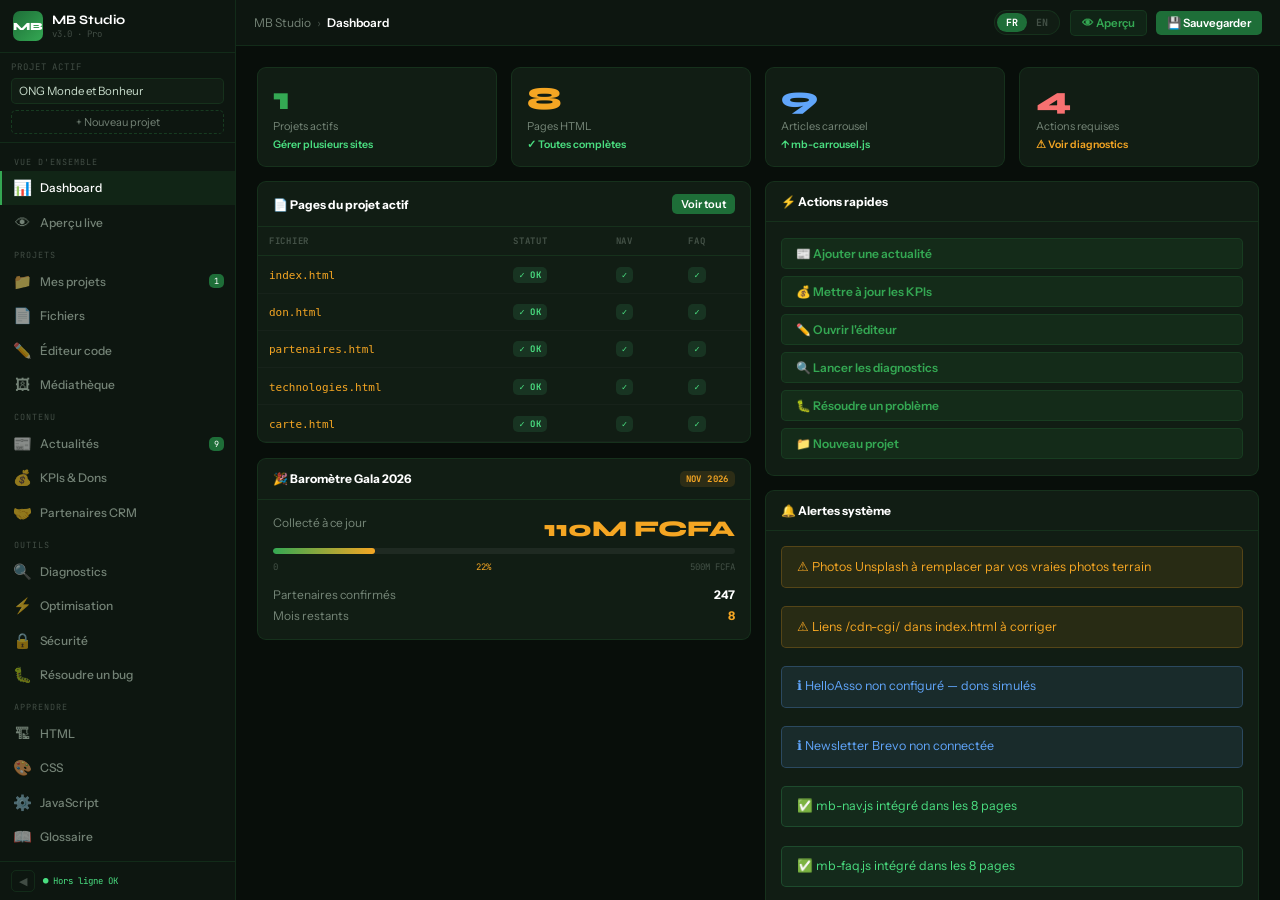
<file: admin.html>
<!DOCTYPE html>
<html lang="fr">
<head>
<meta charset="UTF-8">
<meta name="viewport" content="width=device-width, initial-scale=1.0">
<title>MB Studio — Gestionnaire Web Pro</title>
<link href="https://fonts.googleapis.com/css2?family=Syne:wght@400;600;700;800&family=JetBrains+Mono:wght@400;600&family=Instrument+Sans:wght@400;500;600&display=swap" rel="stylesheet">
<style>
/* ══════════════════════════ VARIABLES ══════════════════════════ */
:root {
  --bg:   #080e0a;
  --bg2:  #0d1610;
  --bg3:  #111d14;
  --bg4:  #162219;
  --bg5:  #1c2e20;
  --line: rgba(52,168,83,.14);
  --line2:rgba(52,168,83,.26);
  --g:  #1e6e38; --gc: #34a853; --gp: rgba(52,168,83,.10);
  --o:  #b36800; --oc: #f5a623; --op: rgba(245,166,35,.10);
  --r:  #b32828; --rc: #f87171; --rp: rgba(248,113,113,.10);
  --b:  #1a4a7a; --bc: #60a5fa; --bp: rgba(96,165,250,.10);
  --p:  #5a2d82; --pc: #c084fc; --pp: rgba(192,132,252,.10);
  --tx: #c8dccb; --t2: rgba(200,220,203,.55); --t3: rgba(200,220,203,.28);
  --acc: #f5a623;
  --rad: 9px; --rad-s: 5px;
  --f: 'Instrument Sans', sans-serif;
  --fm: 'JetBrains Mono', monospace;
  --fh: 'Syne', sans-serif;
  --sb: 236px;
}
*, *::before, *::after { margin:0; padding:0; box-sizing:border-box; }
html, body { height:100%; overflow:hidden; background:var(--bg); color:var(--tx); font-family:var(--f); }
::-webkit-scrollbar { width:4px; height:4px; }
::-webkit-scrollbar-track { background:transparent; }
::-webkit-scrollbar-thumb { background:var(--line2); border-radius:2px; }
a { text-decoration:none; color:inherit; }
button { cursor:pointer; font-family:var(--f); }

/* ══════════════════════════ LAYOUT ══════════════════════════ */
.app { display:flex; height:100vh; }

/* ══════════════════════════ SIDEBAR ══════════════════════════ */
.sidebar {
  width:var(--sb); flex-shrink:0;
  background:var(--bg2); border-right:1px solid var(--line);
  display:flex; flex-direction:column; overflow:hidden;
  transition:width .28s cubic-bezier(.4,0,.2,1);
}
.sidebar.slim { width:50px; }

.sb-head {
  padding:.7rem .8rem; border-bottom:1px solid var(--line);
  display:flex; align-items:center; gap:.6rem;
}
.sb-logo {
  width:30px; height:30px; border-radius:7px; flex-shrink:0;
  background:linear-gradient(135deg, var(--g), var(--gc));
  display:flex; align-items:center; justify-content:center;
  font-family:var(--fh); font-weight:800; font-size:11px; color:#fff;
  letter-spacing:-.3px;
}
.sb-name { font-family:var(--fh); font-size:13px; font-weight:700; color:#fff; white-space:nowrap; }
.sb-ver  { font-size:9px; color:var(--t3); font-family:var(--fm); }
.slim .sb-name, .slim .sb-ver { display:none; }

/* Project switcher */
.sb-proj { padding:.5rem .7rem; border-bottom:1px solid var(--line); }
.sb-proj-lbl { font-size:9px; font-family:var(--fm); letter-spacing:.1em; color:var(--t3); text-transform:uppercase; margin-bottom:.3rem; }
.slim .sb-proj-lbl { display:none; }
.sb-proj-sel {
  width:100%; background:var(--bg3); border:1px solid var(--line);
  color:var(--tx); padding:5px 7px; border-radius:var(--rad-s);
  font-size:11.5px; font-family:var(--f); cursor:pointer; outline:none;
  appearance:none;
}
.slim .sb-proj-sel { display:none; }
.sb-proj-add {
  width:100%; margin-top:.35rem; background:none; border:1px dashed var(--line2);
  color:var(--t2); padding:4px; border-radius:var(--rad-s); font-size:11px;
  transition:all .2s;
}
.sb-proj-add:hover { background:var(--gp); color:var(--gc); border-color:var(--gc); }
.slim .sb-proj-add { display:none; }

/* Nav */
.sb-nav { flex:1; overflow-y:auto; padding:.3rem 0; }
.sb-grp { margin-bottom:.1rem; }
.sb-grp-lbl {
  font-size:8.5px; font-family:var(--fm); letter-spacing:.12em;
  color:var(--t3); text-transform:uppercase; padding:.5rem .85rem .2rem;
  white-space:nowrap; overflow:hidden;
}
.slim .sb-grp-lbl { opacity:0; height:0; padding:0; }
.sbi {
  display:flex; align-items:center; gap:.55rem;
  padding:.48rem .7rem; cursor:pointer; border-left:2px solid transparent;
  transition:all .15s; white-space:nowrap; overflow:hidden;
  background:none; border-right:none; border-top:none; border-bottom:none;
  color:var(--t2); width:100%; text-align:left; font-family:var(--f);
}
.sbi:hover { background:var(--gp); color:var(--tx); }
.sbi.on { background:var(--gp); border-left-color:var(--gc); color:#fff; }
.sbi.on .sbi-icon { color:var(--gc); }
.sbi-icon { font-size:.95rem; width:18px; text-align:center; flex-shrink:0; }
.sbi-lbl  { font-size:12px; font-weight:500; }
.sbi-num  {
  margin-left:auto; font-family:var(--fm); font-size:8.5px;
  background:var(--g); color:#fff; padding:1px 5px; border-radius:5px; flex-shrink:0;
}
.slim .sbi-lbl, .slim .sbi-num { display:none; }

/* Bottom */
.sb-bot {
  padding:.5rem .7rem; border-top:1px solid var(--line);
  display:flex; align-items:center; gap:.5rem;
}
.sb-tog {
  background:none; border:1px solid var(--line); color:var(--t3);
  padding:3px 7px; border-radius:var(--rad-s); font-size:11px; flex-shrink:0;
  transition:all .18s;
}
.sb-tog:hover { color:var(--tx); border-color:var(--line2); }
.sb-online { font-size:9px; color:#4ade80; font-family:var(--fm); white-space:nowrap; }
.slim .sb-online { display:none; }

/* ══════════════════════════ MAIN ══════════════════════════ */
.main { flex:1; display:flex; flex-direction:column; overflow:hidden; min-width:0; }

/* Topbar */
.topbar {
  height:46px; background:var(--bg2); border-bottom:1px solid var(--line);
  display:flex; align-items:center; padding:0 1.1rem; gap:.6rem; flex-shrink:0;
}
.tb-bc { font-size:12px; color:var(--t2); display:flex; align-items:center; gap:.4rem; }
.tb-bc .cur { color:#fff; font-weight:600; }
.tb-sep { color:var(--t3); }
.tb-sp { flex:1; }
.tb-btn {
  padding:5px 11px; border-radius:var(--rad-s); border:none;
  font-size:11.5px; font-weight:600; transition:all .18s;
  display:flex; align-items:center; gap:.35rem;
}
.tb-p { background:var(--g); color:#fff; } .tb-p:hover { background:var(--gc); }
.tb-g { background:var(--gp); color:var(--gc); border:1px solid var(--line); } .tb-g:hover { background:var(--line2); }
.tb-w { background:var(--op); color:var(--oc); border:1px solid rgba(245,166,35,.2); }
.tb-d { background:var(--rp); color:var(--rc); border:1px solid rgba(248,113,113,.2); }
.lang-tog { display:flex; background:var(--bg3); border-radius:20px; padding:2px; border:1px solid var(--line); }
.lng-btn { padding:3px 9px; border-radius:16px; border:none; background:none; font-size:10px; font-weight:700; cursor:pointer; color:var(--t3); font-family:var(--fm); transition:all .2s; }
.lng-btn.on { background:var(--g); color:#fff; }

/* ══════════════════════════ PANELS ══════════════════════════ */
.panels { flex:1; overflow:hidden; position:relative; }
.panel { position:absolute; inset:0; overflow-y:auto; padding:1.3rem; display:none; }
.panel.on { display:block; }

/* ══════════════════════════ COMPOSANTS ══════════════════════════ */
/* Carte */
.card { background:var(--bg3); border:1px solid var(--line); border-radius:var(--rad); overflow:hidden; margin-bottom:.9rem; }
.card-h { padding:.75rem .95rem; border-bottom:1px solid var(--line); display:flex; align-items:center; justify-content:space-between; }
.card-t { font-size:12px; font-weight:700; color:#fff; display:flex; align-items:center; gap:.45rem; }
.card-b { padding:.95rem; }

/* Grilles */
.g2 { display:grid; grid-template-columns:1fr 1fr; gap:.9rem; }
.g3 { display:grid; grid-template-columns:repeat(3,1fr); gap:.9rem; }
.g4 { display:grid; grid-template-columns:repeat(4,1fr); gap:.9rem; }

/* Stat boxes */
.sbox { background:var(--bg3); border:1px solid var(--line); border-radius:var(--rad); padding:.95rem; }
.sbox-n { font-family:var(--fh); font-size:2rem; font-weight:800; line-height:1; }
.sbox-l { font-size:11px; color:var(--t2); margin-top:.25rem; }
.sbox-d { font-size:10.5px; font-weight:600; margin-top:.3rem; }
.up { color:#4ade80; } .wa { color:var(--oc); } .dn { color:var(--rc); }

/* Badges */
.badge {
  display:inline-flex; align-items:center; gap:.25rem;
  font-family:var(--fm); font-size:9px; letter-spacing:.04em;
  padding:2px 6px; border-radius:5px; font-weight:700;
}
.bg  { background:rgba(74,222,128,.12); color:#4ade80; }
.bo  { background:rgba(245,166,35,.12); color:#f5a623; }
.br  { background:rgba(248,113,113,.12); color:#f87171; }
.bb  { background:rgba(96,165,250,.12); color:#60a5fa; }
.bp  { background:rgba(192,132,252,.12); color:#c084fc; }
.bz  { background:rgba(255,255,255,.06); color:var(--t3); }

/* Table */
table { width:100%; border-collapse:collapse; }
th { font-family:var(--fm); font-size:9px; letter-spacing:.08em; color:var(--t3); text-transform:uppercase; padding:.5rem .7rem; text-align:left; border-bottom:1px solid var(--line); }
td { padding:.6rem .7rem; font-size:12px; color:var(--t2); border-bottom:1px solid rgba(255,255,255,.025); vertical-align:middle; }
tr:hover td { background:rgba(255,255,255,.018); }

/* Champs */
.field { margin-bottom:.8rem; }
.field label { display:block; font-size:10px; font-weight:600; color:var(--t3); margin-bottom:.3rem; font-family:var(--fm); letter-spacing:.05em; text-transform:uppercase; }
.field input, .field select, .field textarea {
  width:100%; background:var(--bg); border:1px solid var(--line);
  border-radius:var(--rad-s); padding:7px 9px;
  font-size:12.5px; font-family:var(--f); color:var(--tx); outline:none;
  transition:border-color .18s;
}
.field input:focus, .field select:focus, .field textarea:focus { border-color:var(--gc); }
.field select { cursor:pointer; appearance:none; }
.field textarea { resize:vertical; min-height:72px; line-height:1.6; }

/* Boutons */
.btn { padding:7px 14px; border-radius:var(--rad-s); border:none; font-size:12px; font-weight:600; transition:all .18s; display:inline-flex; align-items:center; gap:.35rem; font-family:var(--f); }
.btn-p { background:var(--g); color:#fff; }          .btn-p:hover { background:var(--gc); }
.btn-g { background:var(--gp); color:var(--gc); border:1px solid var(--line); } .btn-g:hover { background:var(--line); }
.btn-w { background:var(--op); color:var(--oc); border:1px solid rgba(245,166,35,.2); }
.btn-d { background:var(--rp); color:var(--rc); border:1px solid rgba(248,113,113,.2); }
.btn-s { padding:3px 9px; font-size:11px; }
.acts { display:flex; gap:.35rem; }

/* Alertes */
.alert { padding:.65rem .9rem; border-radius:var(--rad-s); font-size:12.5px; margin-bottom:.75rem; display:flex; align-items:flex-start; gap:.5rem; line-height:1.5; }
.al-i { background:var(--bp); border:1px solid rgba(96,165,250,.25); color:var(--bc); }
.al-w { background:var(--op); border:1px solid rgba(245,166,35,.22); color:var(--oc); }
.al-s { background:rgba(74,222,128,.07); border:1px solid rgba(74,222,128,.18); color:#4ade80; }
.al-e { background:var(--rp); border:1px solid rgba(248,113,113,.18); color:var(--rc); }

/* Tabs */
.tabs { display:flex; border-bottom:1px solid var(--line); margin-bottom:1.1rem; flex-wrap:wrap; }
.tab-btn { padding:.55rem 1rem; border:none; background:none; font-size:12px; font-weight:600; color:var(--t3); cursor:pointer; border-bottom:2px solid transparent; margin-bottom:-1px; transition:all .18s; font-family:var(--f); }
.tab-btn:hover { color:var(--tx); }
.tab-btn.on { color:var(--gc); border-bottom-color:var(--gc); }
.tc { display:none; }
.tc.on { display:block; }

/* Progress bar */
.prog-w { background:rgba(255,255,255,.06); border-radius:4px; height:6px; overflow:hidden; }
.prog-f { height:100%; border-radius:4px; transition:width 1.2s cubic-bezier(.4,0,.2,1); }

/* Code blocks */
.cb {
  background:var(--bg); border:1px solid var(--line); border-radius:var(--rad-s);
  padding:.8rem 1rem; font-family:var(--fm); font-size:11.5px; line-height:1.75;
  overflow-x:auto; color:#a8d8b0; position:relative; margin-top:.5rem;
}
.cb .kw { color:#79c0ff; }
.cb .cm { color:#6e7f71; font-style:italic; }
.cb .str{ color:#a5d6ff; }
.cb .fn { color:#d2a8ff; }
.cb .num{ color:#f5a623; }
.copy-btn {
  position:absolute; top:.4rem; right:.4rem;
  background:var(--bg3); border:1px solid var(--line); color:var(--t3);
  padding:2px 6px; border-radius:4px; font-size:9.5px; cursor:pointer; font-family:var(--fm);
  transition:all .18s;
}
.copy-btn:hover { color:#fff; background:var(--bg5); }

/* Knowledge cards */
.kc {
  background:var(--bg3); border:1px solid var(--line); border-radius:var(--rad);
  padding:1rem; cursor:pointer; transition:all .2s; margin-bottom:.5rem;
}
.kc:hover { border-color:var(--line2); background:var(--bg4); }
.kc.open .kc-body { display:block; }
.kc-head { display:flex; align-items:center; gap:.6rem; }
.kc-ico  { font-size:1.1rem; width:26px; text-align:center; }
.kc-title{ font-size:13px; font-weight:700; color:#fff; flex:1; }
.kc-lvl  { font-family:var(--fm); font-size:9px; padding:2px 6px; border-radius:4px; }
.lv-d { background:rgba(74,222,128,.12); color:#4ade80; }
.lv-i { background:rgba(245,166,35,.12); color:#f5a623; }
.lv-a { background:rgba(192,132,252,.12); color:#c084fc; }
.kc-arr  { font-size:.8rem; color:var(--t3); margin-left:.3rem; transition:transform .2s; }
.kc.open .kc-arr { transform:rotate(180deg); }
.kc-body { display:none; margin-top:.85rem; padding-top:.85rem; border-top:1px solid var(--line); font-size:12.5px; color:var(--t2); line-height:1.75; }

/* Diag items */
.di {
  display:flex; align-items:flex-start; gap:.7rem; padding:.65rem .85rem;
  background:var(--bg); border:1px solid var(--line); border-radius:var(--rad-s); margin-bottom:.4rem;
}
.di.ok  { border-color:rgba(74,222,128,.18); }
.di.wa  { border-color:rgba(245,166,35,.18); }
.di.er  { border-color:rgba(248,113,113,.18); }
.di-ico { font-size:1rem; margin-top:1px; flex-shrink:0; }
.di-t   { font-size:12.5px; font-weight:700; color:#fff; margin-bottom:.18rem; }
.di-d   { font-size:12px; color:var(--t2); line-height:1.55; }
.di-fix { font-size:11px; color:var(--gc); margin-top:.35rem; cursor:pointer; display:inline-flex; align-items:center; gap:.3rem; }
.di-fix:hover { text-decoration:underline; }

/* Éditeur */
.ed-wrap { display:flex; flex-direction:column; border:1px solid var(--line); border-radius:var(--rad); overflow:hidden; }
.ed-bar  { background:var(--bg2); padding:.4rem .75rem; border-bottom:1px solid var(--line); display:flex; align-items:center; gap:.5rem; font-size:11px; color:var(--t3); }
.ed-dot  { width:10px; height:10px; border-radius:50%; }
.ed-ta   { background:var(--bg); border:none; color:#a8d8b0; font-family:var(--fm); font-size:12px; line-height:1.72; padding:.9rem; resize:none; outline:none; flex:1; min-height:360px; tab-size:2; }

/* Modal */
.modal-ov { position:fixed; inset:0; background:rgba(0,0,0,.75); z-index:1000; display:flex; align-items:center; justify-content:center; opacity:0; pointer-events:none; transition:opacity .2s; }
.modal-ov.open { opacity:1; pointer-events:all; }
.modal { background:var(--bg2); border:1px solid var(--line2); border-radius:14px; width:90%; max-width:540px; max-height:85vh; overflow-y:auto; transform:translateY(18px); transition:transform .25s; }
.modal-ov.open .modal { transform:translateY(0); }
.modal-h { padding:1.1rem 1.3rem; border-bottom:1px solid var(--line); display:flex; align-items:center; justify-content:space-between; }
.modal-title { font-family:var(--fh); font-size:15px; font-weight:700; color:#fff; }
.modal-x { background:none; border:none; color:var(--t3); font-size:1.25rem; cursor:pointer; padding:2px 6px; border-radius:4px; transition:all .18s; }
.modal-x:hover { color:#fff; background:var(--gp); }
.modal-b { padding:1.3rem; }
.modal-f { padding:.9rem 1.3rem; border-top:1px solid var(--line); display:flex; justify-content:flex-end; gap:.5rem; }

/* Toasts */
.toast-c { position:fixed; bottom:1rem; right:1rem; z-index:2000; display:flex; flex-direction:column; gap:.4rem; pointer-events:none; }
.toast { background:var(--bg2); border:1px solid var(--line2); border-radius:9px; padding:.65rem .95rem; font-size:12.5px; font-weight:600; box-shadow:0 8px 30px rgba(0,0,0,.35); transform:translateX(110%); transition:transform .3s; display:flex; align-items:center; gap:.45rem; max-width:300px; pointer-events:all; }
.toast.show { transform:translateX(0); }
.t-s { border-color:rgba(74,222,128,.3); color:#4ade80; }
.t-e { border-color:rgba(248,113,113,.3); color:var(--rc); }
.t-i { border-color:rgba(96,165,250,.3); color:var(--bc); }
.t-w { border-color:rgba(245,166,35,.3); color:var(--oc); }

/* Aperçu */
.pv-bar { background:var(--bg3); padding:.4rem .75rem; display:flex; align-items:center; gap:.45rem; border-bottom:1px solid var(--line); }
.pv-dot { width:9px; height:9px; border-radius:50%; }
.pv-url { flex:1; background:var(--bg); border:1px solid var(--line); border-radius:4px; padding:3px 9px; font-family:var(--fm); font-size:10px; color:var(--t3); }

/* Section headers */
.sec-h { display:flex; justify-content:space-between; align-items:flex-start; margin-bottom:1.1rem; flex-wrap:wrap; gap:.6rem; }
.sec-tt { font-family:var(--fh); font-size:15px; font-weight:700; color:#fff; }
.sec-st { font-size:11.5px; color:var(--t2); margin-top:.2rem; }

/* Checklist */
.ck-item { display:flex; align-items:flex-start; gap:.5rem; padding:.4rem; border-radius:var(--rad-s); margin-bottom:.25rem; font-size:12.5px; transition:background .15s; cursor:pointer; }
.ck-item:hover { background:var(--bg4); }

/* Medias grid */
.mg { display:grid; grid-template-columns:repeat(auto-fill,minmax(140px,1fr)); gap:.7rem; }
.mc { background:var(--bg3); border:1px solid var(--line); border-radius:var(--rad); overflow:hidden; cursor:pointer; transition:all .2s; }
.mc:hover { border-color:var(--gc); }
.mc img { width:100%; height:90px; object-fit:cover; display:block; }
.mc-ph { width:100%; height:90px; background:var(--bg4); display:flex; align-items:center; justify-content:center; font-size:2.2rem; }
.mc-name { padding:.35rem .5rem; font-family:var(--fm); font-size:9.5px; color:var(--t2); overflow:hidden; text-overflow:ellipsis; white-space:nowrap; }

/* Responsive */
@media(max-width:900px) {
  .g4 { grid-template-columns:1fr 1fr; }
  .g3 { grid-template-columns:1fr 1fr; }
}
@media(max-width:640px) {
  .g2, .g3, .g4 { grid-template-columns:1fr; }
  .sidebar { width:50px; }
}
</style>
</head>
<body>
<div class="app">

<!-- ══════════════════════════════════════ SIDEBAR ══════════════════════════════════════ -->
<aside class="sidebar" id="sb">
  <div class="sb-head">
    <div class="sb-logo">MB</div>
    <div>
      <div class="sb-name">MB Studio</div>
      <div class="sb-ver">v3.0 · Pro</div>
    </div>
  </div>

  <div class="sb-proj">
    <div class="sb-proj-lbl">Projet actif</div>
    <select class="sb-proj-sel" id="proj-sel" onchange="switchProject(this.value)"></select>
    <button class="sb-proj-add" onclick="openM('m-proj')">+ Nouveau projet</button>
  </div>

  <nav class="sb-nav">
    <div class="sb-grp">
      <div class="sb-grp-lbl">Vue d'ensemble</div>
      <button class="sbi on" onclick="nav('dashboard',this)"><span class="sbi-icon">📊</span><span class="sbi-lbl">Dashboard</span></button>
      <button class="sbi" onclick="nav('apercu',this)"><span class="sbi-icon">👁</span><span class="sbi-lbl">Aperçu live</span></button>
    </div>
    <div class="sb-grp">
      <div class="sb-grp-lbl">Projets</div>
      <button class="sbi" onclick="nav('projets',this)"><span class="sbi-icon">📁</span><span class="sbi-lbl">Mes projets</span><span class="sbi-num" id="n-proj">1</span></button>
      <button class="sbi" onclick="nav('fichiers',this)"><span class="sbi-icon">📄</span><span class="sbi-lbl">Fichiers</span></button>
      <button class="sbi" onclick="nav('editeur',this)"><span class="sbi-icon">✏️</span><span class="sbi-lbl">Éditeur code</span></button>
      <button class="sbi" onclick="nav('medias',this)"><span class="sbi-icon">🖼</span><span class="sbi-lbl">Médiathèque</span></button>
    </div>
    <div class="sb-grp">
      <div class="sb-grp-lbl">Contenu</div>
      <button class="sbi" onclick="nav('actus',this)"><span class="sbi-icon">📰</span><span class="sbi-lbl">Actualités</span><span class="sbi-num" id="n-actus">9</span></button>
      <button class="sbi" onclick="nav('kpis',this)"><span class="sbi-icon">💰</span><span class="sbi-lbl">KPIs & Dons</span></button>
      <button class="sbi" onclick="nav('crm',this)"><span class="sbi-icon">🤝</span><span class="sbi-lbl">Partenaires CRM</span></button>
    </div>
    <div class="sb-grp">
      <div class="sb-grp-lbl">Outils</div>
      <button class="sbi" onclick="nav('diag',this)"><span class="sbi-icon">🔍</span><span class="sbi-lbl">Diagnostics</span></button>
      <button class="sbi" onclick="nav('opti',this)"><span class="sbi-icon">⚡</span><span class="sbi-lbl">Optimisation</span></button>
      <button class="sbi" onclick="nav('secu',this)"><span class="sbi-icon">🔒</span><span class="sbi-lbl">Sécurité</span></button>
      <button class="sbi" onclick="nav('bugs',this)"><span class="sbi-icon">🐛</span><span class="sbi-lbl">Résoudre un bug</span></button>
    </div>
    <div class="sb-grp">
      <div class="sb-grp-lbl">Apprendre</div>
      <button class="sbi" onclick="nav('html',this)"><span class="sbi-icon">🏗</span><span class="sbi-lbl">HTML</span></button>
      <button class="sbi" onclick="nav('css',this)"><span class="sbi-icon">🎨</span><span class="sbi-lbl">CSS</span></button>
      <button class="sbi" onclick="nav('js',this)"><span class="sbi-icon">⚙️</span><span class="sbi-lbl">JavaScript</span></button>
      <button class="sbi" onclick="nav('glossaire',this)"><span class="sbi-icon">📖</span><span class="sbi-lbl">Glossaire</span></button>
    </div>
    <div class="sb-grp">
      <div class="sb-grp-lbl">Déploiement</div>
      <button class="sbi" onclick="nav('deploy',this)"><span class="sbi-icon">🚀</span><span class="sbi-lbl">Mettre en ligne</span></button>
      <button class="sbi" onclick="nav('params',this)"><span class="sbi-icon">⚙️</span><span class="sbi-lbl">Paramètres</span></button>
    </div>
  </nav>

  <div class="sb-bot">
    <button class="sb-tog" onclick="toggleSB()" id="sb-tog-btn">◀</button>
    <div class="sb-online">● Hors ligne OK</div>
  </div>
</aside>

<!-- ══════════════════════════════════════ MAIN ══════════════════════════════════════ -->
<div class="main">
  <div class="topbar">
    <div class="tb-bc" id="bc">MB Studio <span class="tb-sep">›</span> <span class="cur">Dashboard</span></div>
    <div class="tb-sp"></div>
    <div class="lang-tog">
      <button class="lng-btn on" onclick="setLang('fr')">FR</button>
      <button class="lng-btn" onclick="setLang('en')">EN</button>
    </div>
    <button class="tb-btn tb-g" onclick="nav('apercu',null);pvLoad()">👁 Aperçu</button>
    <button class="tb-btn tb-p" onclick="saveAll()">💾 Sauvegarder</button>
  </div>

  <div class="panels">

<!-- ═════════════ DASHBOARD ═════════════ -->
<div class="panel on" id="p-dashboard">
  <div class="g4" style="margin-bottom:.9rem">
    <div class="sbox"><div class="sbox-n" style="color:var(--gc)" id="st-proj">1</div><div class="sbox-l">Projets actifs</div><div class="sbox-d up">Gérer plusieurs sites</div></div>
    <div class="sbox"><div class="sbox-n" style="color:var(--oc)">8</div><div class="sbox-l">Pages HTML</div><div class="sbox-d up">✓ Toutes complètes</div></div>
    <div class="sbox"><div class="sbox-n" style="color:var(--bc)" id="st-actus">9</div><div class="sbox-l">Articles carrousel</div><div class="sbox-d up">↑ mb-carrousel.js</div></div>
    <div class="sbox"><div class="sbox-n" style="color:var(--rc)">4</div><div class="sbox-l">Actions requises</div><div class="sbox-d wa">⚠ Voir diagnostics</div></div>
  </div>
  <div class="g2">
    <div>
      <div class="card">
        <div class="card-h"><div class="card-t">📄 Pages du projet actif</div><button class="btn btn-s btn-p" onclick="nav('projets',null)">Voir tout</button></div>
        <div style="padding:0"><table><thead><tr><th>Fichier</th><th>Statut</th><th>Nav</th><th>FAQ</th></tr></thead><tbody id="dash-files"></tbody></table></div>
      </div>
      <div class="card">
        <div class="card-h"><div class="card-t">🎉 Baromètre Gala 2026</div><span class="badge bo">NOV 2026</span></div>
        <div class="card-b">
          <div style="display:flex;justify-content:space-between;margin-bottom:.4rem">
            <span style="font-size:12px;color:var(--t2)">Collecté à ce jour</span>
            <span style="font-family:var(--fh);font-size:1.4rem;font-weight:800;color:var(--acc)" id="gala-amt">110M FCFA</span>
          </div>
          <div class="prog-w" style="margin-bottom:.4rem"><div class="prog-f" id="gala-bar" style="background:linear-gradient(90deg,var(--gc),var(--oc));width:0%"></div></div>
          <div style="display:flex;justify-content:space-between;font-family:var(--fm);font-size:9px;color:var(--t3)"><span>0</span><span id="gala-pct" style="color:var(--oc)">22%</span><span>500M FCFA</span></div>
          <div style="margin-top:.9rem;display:flex;flex-direction:column;gap:.4rem">
            <div style="display:flex;justify-content:space-between;font-size:12px"><span style="color:var(--t2)">Partenaires confirmés</span><span style="font-weight:700;color:#fff">247</span></div>
            <div style="display:flex;justify-content:space-between;font-size:12px"><span style="color:var(--t2)">Mois restants</span><span style="font-weight:700;color:var(--oc)">8</span></div>
          </div>
        </div>
      </div>
    </div>
    <div>
      <div class="card">
        <div class="card-h"><div class="card-t">⚡ Actions rapides</div></div>
        <div class="card-b" style="display:flex;flex-direction:column;gap:.45rem">
          <button class="btn btn-g" style="justify-content:flex-start;width:100%" onclick="nav('actus',null)">📰 Ajouter une actualité</button>
          <button class="btn btn-g" style="justify-content:flex-start;width:100%" onclick="nav('kpis',null)">💰 Mettre à jour les KPIs</button>
          <button class="btn btn-g" style="justify-content:flex-start;width:100%" onclick="nav('editeur',null)">✏️ Ouvrir l'éditeur</button>
          <button class="btn btn-g" style="justify-content:flex-start;width:100%" onclick="runDiag()">🔍 Lancer les diagnostics</button>
          <button class="btn btn-g" style="justify-content:flex-start;width:100%" onclick="nav('bugs',null)">🐛 Résoudre un problème</button>
          <button class="btn btn-g" style="justify-content:flex-start;width:100%" onclick="openM('m-proj')">📁 Nouveau projet</button>
        </div>
      </div>
      <div class="card">
        <div class="card-h"><div class="card-t">🔔 Alertes système</div></div>
        <div class="card-b" style="display:flex;flex-direction:column;gap:.4rem">
          <div class="alert al-w">⚠ Photos Unsplash à remplacer par vos vraies photos terrain</div>
          <div class="alert al-w">⚠ Liens /cdn-cgi/ dans index.html à corriger</div>
          <div class="alert al-i">ℹ HelloAsso non configuré — dons simulés</div>
          <div class="alert al-i">ℹ Newsletter Brevo non connectée</div>
          <div class="alert al-s">✅ mb-nav.js intégré dans les 8 pages</div>
          <div class="alert al-s">✅ mb-faq.js intégré dans les 8 pages</div>
        </div>
      </div>
    </div>
  </div>
  <div class="card">
    <div class="card-h"><div class="card-t">✅ Checklist mise en ligne</div><span class="badge" id="ck-score">4/12</span></div>
    <div class="card-b" style="display:grid;grid-template-columns:1fr 1fr;gap:.2rem" id="ck-body"></div>
  </div>
</div>

<!-- ═════════════ APERÇU ═════════════ -->
<div class="panel" id="p-apercu">
  <div style="display:flex;gap:.5rem;align-items:center;margin-bottom:.8rem;flex-wrap:wrap">
    <select id="pv-sel" style="background:var(--bg3);border:1px solid var(--line);color:var(--tx);padding:6px 9px;border-radius:var(--rad-s);font-size:12px;font-family:var(--f)" onchange="pvLoad()">
      <option value="index.html">🏠 Accueil</option>
      <option value="don.html">❤️ Don</option>
      <option value="partenaires.html">🤝 Partenaires</option>
      <option value="technologies.html">🔬 Technologies</option>
      <option value="carte.html">🗺️ Carte</option>
      <option value="gouvernance.html">🔒 Gouvernance</option>
      <option value="actualites.html">📰 Actualités</option>
      <option value="equipe.html">👥 Équipe</option>
    </select>
    <div style="display:flex;gap:.3rem">
      <button class="btn btn-s btn-g" onclick="pvSize('100%')" title="Desktop">🖥</button>
      <button class="btn btn-s btn-g" onclick="pvSize('768px')" title="Tablette">📱</button>
      <button class="btn btn-s btn-g" onclick="pvSize('375px')" title="Mobile">📲</button>
    </div>
    <button class="btn btn-s btn-g" onclick="window.open(document.getElementById('pv-sel').value,'_blank')">↗ Ouvrir</button>
  </div>
  <div style="background:var(--bg2);border:1px solid var(--line);border-radius:var(--rad);overflow:hidden">
    <div class="pv-bar">
      <div class="pv-dot" style="background:#ff5f57"></div>
      <div class="pv-dot" style="background:#febc2e"></div>
      <div class="pv-dot" style="background:#28c840"></div>
      <div class="pv-url" id="pv-url">index.html</div>
    </div>
    <div style="display:flex;justify-content:center;padding:1rem;background:var(--bg)">
      <iframe id="pv-iframe" src="index.html" style="width:100%;max-width:1200px;height:500px;border:none;border-radius:6px;background:#fff" title="Aperçu"></iframe>
    </div>
  </div>
</div>

<!-- ═════════════ PROJETS ═════════════ -->
<div class="panel" id="p-projets">
  <div class="sec-h">
    <div><div class="sec-tt">📁 Mes Projets Web</div><div class="sec-st">Gérez plusieurs sites depuis un seul endroit</div></div>
    <button class="btn btn-p" onclick="openM('m-proj')">+ Nouveau projet</button>
  </div>
  <div id="proj-grid" style="display:grid;grid-template-columns:repeat(auto-fill,minmax(270px,1fr));gap:.9rem"></div>
</div>

<!-- ═════════════ FICHIERS ═════════════ -->
<div class="panel" id="p-fichiers">
  <div class="sec-h">
    <div class="sec-tt">📄 Fichiers du projet</div>
    <button class="btn btn-s btn-p" onclick="openM('m-file')">+ Nouveau fichier</button>
  </div>
  <div class="card">
    <div style="padding:0"><table><thead><tr><th>Fichier</th><th>Type</th><th>Taille</th><th>mb-nav</th><th>mb-faq</th><th>Statut</th><th>Actions</th></tr></thead><tbody id="files-table"></tbody></table></div>
  </div>
  <div class="card">
    <div class="card-h"><div class="card-t">⚙️ Composants partagés</div></div>
    <div style="padding:0"><table><thead><tr><th>Fichier</th><th>Rôle</th><th>Utilisé dans</th><th>Actions</th></tr></thead><tbody>
      <tr><td><code style="color:var(--oc);font-size:11px">mb-nav.js</code></td><td>Navigation universelle header+footer</td><td><span class="badge bg">8 pages</span></td><td><div class="acts"><button class="btn btn-s btn-g" onclick="openInEd('mb-nav.js')">Éditer</button></div></td></tr>
      <tr><td><code style="color:var(--oc);font-size:11px">mb-faq.js</code></td><td>FAQs contextuelles automatiques</td><td><span class="badge bg">8 pages</span></td><td><div class="acts"><button class="btn btn-s btn-g" onclick="openInEd('mb-faq.js')">Éditer</button></div></td></tr>
      <tr><td><code style="color:var(--oc);font-size:11px">mb-carrousel.js</code></td><td>Carrousel actualités partagé</td><td><span class="badge bg">8 pages</span></td><td><div class="acts"><button class="btn btn-s btn-g" onclick="nav('actus',null)">Gérer</button></div></td></tr>
    </tbody></table></div>
  </div>
</div>

<!-- ═════════════ ÉDITEUR ═════════════ -->
<div class="panel" id="p-editeur">
  <div class="sec-h">
    <div class="sec-tt">✏️ Éditeur de code</div>
    <div style="display:flex;gap:.4rem;align-items:center;flex-wrap:wrap">
      <select id="ed-file" style="background:var(--bg3);border:1px solid var(--line);color:var(--tx);padding:5px 8px;border-radius:var(--rad-s);font-size:11.5px;font-family:var(--f)" onchange="edLoad(this.value)">
        <option value="">— Choisir un fichier —</option>
        <option>index.html</option><option>don.html</option><option>partenaires.html</option>
        <option>technologies.html</option><option>carte.html</option><option>gouvernance.html</option>
        <option>actualites.html</option><option>equipe.html</option>
        <option>mb-nav.js</option><option>mb-faq.js</option><option>mb-carrousel.js</option>
      </select>
      <button class="btn btn-s btn-p" onclick="edSave()">💾 Sauvegarder</button>
      <button class="btn btn-s btn-g" onclick="edCopy()">📋 Copier tout</button>
    </div>
  </div>
  <div class="alert al-i" style="margin-bottom:.7rem">ℹ️ Collez le contenu de votre fichier local ici pour l'éditer. Après modification, copiez et collez-le dans votre vrai fichier (VS Code, Notepad++).</div>
  <div class="ed-wrap">
    <div class="ed-bar">
      <div class="ed-dot" style="background:#ff5f57"></div>
      <div class="ed-dot" style="background:#febc2e"></div>
      <div class="ed-dot" style="background:#28c840"></div>
      <span id="ed-fname" style="margin-left:.5rem">Aucun fichier sélectionné</span>
      <span id="ed-lang" style="margin-left:auto"></span>
    </div>
    <textarea class="ed-ta" id="ed-ta" placeholder="Sélectionnez un fichier ci-dessus...&#10;&#10;Raccourcis : Ctrl+A sélectionner tout · Ctrl+Z annuler · Tab insérer une indentation"></textarea>
  </div>
  <div class="card" style="margin-top:.8rem">
    <div class="card-h"><div class="card-t">🔍 Rechercher & Remplacer</div></div>
    <div class="card-b">
      <div class="g2">
        <div class="field"><label>Rechercher</label><input id="sr-find" placeholder="Texte à chercher..."></div>
        <div class="field"><label>Remplacer par</label><input id="sr-repl" placeholder="Remplacement..."></div>
      </div>
      <div style="display:flex;gap:.4rem;align-items:center">
        <button class="btn btn-s btn-g" onclick="edFind()">🔍 Chercher</button>
        <button class="btn btn-s btn-w" onclick="edReplace()">↔ Remplacer tout</button>
        <span id="sr-res" style="font-size:11.5px;color:var(--t2)"></span>
      </div>
    </div>
  </div>
</div>

<!-- ═════════════ MÉDIAS ═════════════ -->
<div class="panel" id="p-medias">
  <div class="sec-h"><div class="sec-tt">🖼 Médiathèque</div></div>
  <div class="alert al-w">⚠ Photos actuelles = Unsplash (démo). Remplacez par vos vraies photos terrain pour maximiser l'impact.</div>
  <div class="mg" id="mg" style="margin-top:.9rem"></div>
  <div class="card" style="margin-top:1rem">
    <div class="card-h"><div class="card-t">💡 Ressources images recommandées</div></div>
    <div class="card-b">
      <div class="g3">
        <div><div style="font-weight:700;color:#fff;margin-bottom:.3rem;font-size:13px">📷 Unsplash</div><div style="font-size:12px;color:var(--t2)">Photos libres de droits HD. <code style="color:var(--oc)">unsplash.com</code></div></div>
        <div><div style="font-weight:700;color:#fff;margin-bottom:.3rem;font-size:13px">🌍 Pexels Afrique</div><div style="font-size:12px;color:var(--t2)">Spécialité Afrique. <code style="color:var(--oc)">pexels.com</code></div></div>
        <div><div style="font-weight:700;color:#fff;margin-bottom:.3rem;font-size:13px">🗜 Squoosh</div><div style="font-size:12px;color:var(--t2)">Optimiser/convertir en WebP. <code style="color:var(--oc)">squoosh.app</code></div></div>
      </div>
    </div>
  </div>
</div>

<!-- ═════════════ ACTUALITÉS ═════════════ -->
<div class="panel" id="p-actus">
  <div class="sec-h">
    <div><div class="sec-tt">📰 Gestionnaire d'actualités</div><div class="sec-st">Ces articles alimentent le carrousel de toutes les pages via mb-carrousel.js</div></div>
    <button class="btn btn-p" onclick="openM('m-art')">+ Nouvel article</button>
  </div>
  <div class="card"><div style="padding:0"><table><thead><tr><th>#</th><th>Titre FR</th><th>Catégorie</th><th>Date</th><th>Lien</th><th>Actions</th></tr></thead><tbody id="art-table"></tbody></table></div></div>
  <div class="card">
    <div class="card-h"><div class="card-t">📋 Propager vers mb-carrousel.js</div></div>
    <div class="card-b"><p style="font-size:12.5px;color:var(--t2);line-height:1.7;margin-bottom:.7rem">Après modification, exportez le JSON et collez-le dans <code style="color:var(--oc)">mb-carrousel.js</code> à la ligne <code style="color:var(--oc)">window.MB_NEWS_ITEMS = [</code></p><button class="btn btn-g" onclick="exportJSON()">📋 Copier le JSON</button></div>
  </div>
</div>

<!-- ═════════════ KPIs ═════════════ -->
<div class="panel" id="p-kpis">
  <div class="sec-tt" style="margin-bottom:1rem">💰 KPIs & Données terrain</div>
  <div class="g2">
    <div class="card">
      <div class="card-h"><div class="card-t">🎉 Baromètre Gala 2026</div></div>
      <div class="card-b">
        <div class="field"><label>Montant collecté (FCFA)</label><input id="kc" value="110 000 000"></div>
        <div class="field"><label>Objectif total (FCFA)</label><input id="ko" value="500 000 000"></div>
        <div class="field"><label>Partenaires confirmés</label><input type="number" id="kp" value="247"></div>
        <div class="field"><label>Mois restants</label><input type="number" id="km" value="8"></div>
        <button class="btn btn-p" style="width:100%" onclick="saveKPIs()">💾 Mettre à jour</button>
      </div>
    </div>
    <div class="card">
      <div class="card-h"><div class="card-t">📊 Impact terrain</div></div>
      <div class="card-b">
        <div class="field"><label>Vies impactées depuis 2006</label><input id="kv" value="10 000+"></div>
        <div class="field"><label>Cuisinières distribuées (2025)</label><input type="number" id="ku" value="384"></div>
        <div class="field"><label>Enfants bénéficiaires</label><input type="number" id="ke" value="2140"></div>
        <div class="field"><label>Donateurs actifs</label><input type="number" id="kd" value="1247"></div>
        <div class="field"><label>% fonds sur le terrain</label><input type="number" id="kt" value="96" min="0" max="100"></div>
        <button class="btn btn-p" style="width:100%" onclick="saveKPIs()">💾 Mettre à jour</button>
      </div>
    </div>
  </div>
  <div class="alert al-i">ℹ Ces valeurs sont sauvegardées localement. Mettez-les à jour manuellement dans chaque fichier HTML, ou connectez une API backend pour la propagation automatique.</div>
</div>

<!-- ═════════════ CRM ═════════════ -->
<div class="panel" id="p-crm">
  <div class="sec-h"><div class="sec-tt">🤝 Partenaires CRM</div><button class="btn btn-p" onclick="openM('m-part')">+ Ajouter contact</button></div>
  <div class="card"><div style="padding:0"><table><thead><tr><th>Nom</th><th>Profil</th><th>Pays</th><th>Budget</th><th>Statut</th><th>Contact</th><th>Actions</th></tr></thead><tbody id="crm-table"></tbody></table></div></div>
</div>

<!-- ═════════════ DIAGNOSTICS ═════════════ -->
<div class="panel" id="p-diag">
  <div class="sec-h">
    <div><div class="sec-tt">🔍 Diagnostics du site</div><div class="sec-st">Analyse automatique de la santé de votre site MB</div></div>
    <button class="btn btn-p" onclick="runDiag()">▶ Lancer l'analyse</button>
  </div>
  <div id="diag-res"><div class="alert al-i">Cliquez sur "Lancer l'analyse" pour analyser votre site.</div></div>
</div>

<!-- ═════════════ OPTIMISATION ═════════════ -->
<div class="panel" id="p-opti">
  <div class="sec-tt" style="margin-bottom:.9rem">⚡ Optimisation des performances</div>
  <div class="tabs" id="opti-tabs">
    <button class="tab-btn on" onclick="switchTab('opti-tabs','opti-perf',this)">Performance</button>
    <button class="tab-btn" onclick="switchTab('opti-tabs','opti-seo',this)">SEO</button>
    <button class="tab-btn" onclick="switchTab('opti-tabs','opti-mob',this)">Mobile</button>
    <button class="tab-btn" onclick="switchTab('opti-tabs','opti-img',this)">Images</button>
  </div>
  <div class="tc on" id="opti-perf"></div>
  <div class="tc" id="opti-seo"></div>
  <div class="tc" id="opti-mob"></div>
  <div class="tc" id="opti-img"></div>
</div>

<!-- ═════════════ SÉCURITÉ ═════════════ -->
<div class="panel" id="p-secu">
  <div class="sec-tt" style="margin-bottom:.9rem">🔒 Sécurité web</div>
  <div class="tabs" id="secu-tabs">
    <button class="tab-btn on" onclick="switchTab('secu-tabs','secu-bases',this)">Les bases</button>
    <button class="tab-btn" onclick="switchTab('secu-tabs','secu-xss',this)">XSS & Injections</button>
    <button class="tab-btn" onclick="switchTab('secu-tabs','secu-https',this)">HTTPS & Headers</button>
    <button class="tab-btn" onclick="switchTab('secu-tabs','secu-rgpd',this)">RGPD & Données</button>
    <button class="tab-btn" onclick="switchTab('secu-tabs','secu-ck',this)">Checklist</button>
  </div>
  <div class="tc on" id="secu-bases"></div>
  <div class="tc" id="secu-xss"></div>
  <div class="tc" id="secu-https"></div>
  <div class="tc" id="secu-rgpd"></div>
  <div class="tc" id="secu-ck"></div>
</div>

<!-- ═════════════ BUGS ═════════════ -->
<div class="panel" id="p-bugs">
  <div class="sec-tt" style="margin-bottom:.3rem">🐛 Résoudre un problème</div>
  <div style="font-size:12.5px;color:var(--t2);margin-bottom:1rem">Sélectionnez votre problème pour obtenir un guide de résolution pas à pas.</div>
  <div class="card" style="margin-bottom:.9rem">
    <div class="card-b">
      <div class="field"><label>Quel est votre problème ?</label>
        <select id="bug-sel" onchange="showBug(this.value)" style="font-family:var(--f);font-size:12.5px;background:var(--bg);border:1px solid var(--line);color:var(--tx);padding:8px 10px;border-radius:var(--rad-s);width:100%;outline:none">
          <option value="">— Sélectionnez votre problème —</option>
          <optgroup label="🏳 Affichage HTML">
            <option value="page-blanche">La page est blanche / ne s'affiche pas</option>
            <option value="mise-page">La mise en page est cassée ou désalignée</option>
            <option value="images">Les images ne s'affichent pas</option>
            <option value="lien">Un lien ne fonctionne pas (404)</option>
          </optgroup>
          <optgroup label="🎨 CSS / Style">
            <option value="style-absent">Les styles ne s'appliquent pas</option>
            <option value="police">La police ne se charge pas</option>
            <option value="mobile">Le site est cassé sur mobile</option>
            <option value="centrage">Un élément ne se centre pas</option>
          </optgroup>
          <optgroup label="⚙️ JavaScript">
            <option value="console-err">Erreur rouge dans la console (F12)</option>
            <option value="bouton">Un bouton ne réagit pas au clic</option>
            <option value="carrousel">Le carrousel est vide ou bloqué</option>
            <option value="langue">Le changement de langue ne marche pas</option>
          </optgroup>
          <optgroup label="🧭 Navigation">
            <option value="nav">La navigation mb-nav.js n'apparaît pas</option>
            <option value="faq">Les FAQs mb-faq.js ne s'affichent pas</option>
          </optgroup>
          <optgroup label="🚀 Déploiement">
            <option value="netlify">Erreur après déploiement sur Netlify</option>
            <option value="chemin">Les fichiers JS/CSS ne se chargent pas en ligne</option>
          </optgroup>
        </select>
      </div>
    </div>
  </div>
  <div id="bug-sol"></div>
</div>

<!-- ═════════════ HTML ═════════════ -->
<div class="panel" id="p-html">
  <div class="sec-tt" style="margin-bottom:.3rem">🏗 HTML — Structure des pages</div>
  <div style="font-size:12.5px;color:var(--t2);margin-bottom:.9rem">Le HTML est le squelette de votre page. Il dit quoi mettre dessus, pas comment ça doit ressembler.</div>
  <div class="tabs" id="html-tabs">
    <button class="tab-btn on" onclick="switchTab('html-tabs','html-base',this)">Les bases</button>
    <button class="tab-btn" onclick="switchTab('html-tabs','html-balises',this)">Balises essentielles</button>
    <button class="tab-btn" onclick="switchTab('html-tabs','html-forms',this)">Formulaires</button>
    <button class="tab-btn" onclick="switchTab('html-tabs','html-sem',this)">Sémantique</button>
    <button class="tab-btn" onclick="switchTab('html-tabs','html-err',this)">Erreurs courantes</button>
  </div>
  <div class="tc on" id="html-base"></div>
  <div class="tc" id="html-balises"></div>
  <div class="tc" id="html-forms"></div>
  <div class="tc" id="html-sem"></div>
  <div class="tc" id="html-err"></div>
</div>

<!-- ═════════════ CSS ═════════════ -->
<div class="panel" id="p-css">
  <div class="sec-tt" style="margin-bottom:.3rem">🎨 CSS — Style & Mise en page</div>
  <div style="font-size:12.5px;color:var(--t2);margin-bottom:.9rem">Le CSS dit comment chaque élément HTML doit ressembler : couleur, taille, position, animation...</div>
  <div class="tabs" id="css-tabs">
    <button class="tab-btn on" onclick="switchTab('css-tabs','css-base',this)">Les bases</button>
    <button class="tab-btn" onclick="switchTab('css-tabs','css-boxmodel',this)">Box Model</button>
    <button class="tab-btn" onclick="switchTab('css-tabs','css-flex',this)">Flexbox</button>
    <button class="tab-btn" onclick="switchTab('css-tabs','css-grid',this)">Grid</button>
    <button class="tab-btn" onclick="switchTab('css-tabs','css-resp',this)">Responsive</button>
    <button class="tab-btn" onclick="switchTab('css-tabs','css-vars',this)">Variables CSS</button>
    <button class="tab-btn" onclick="switchTab('css-tabs','css-err',this)">Erreurs</button>
  </div>
  <div class="tc on" id="css-base"></div>
  <div class="tc" id="css-boxmodel"></div>
  <div class="tc" id="css-flex"></div>
  <div class="tc" id="css-grid"></div>
  <div class="tc" id="css-resp"></div>
  <div class="tc" id="css-vars"></div>
  <div class="tc" id="css-err"></div>
</div>

<!-- ═════════════ JAVASCRIPT ═════════════ -->
<div class="panel" id="p-js">
  <div class="sec-tt" style="margin-bottom:.3rem">⚙️ JavaScript — Comportement & Logique</div>
  <div style="font-size:12.5px;color:var(--t2);margin-bottom:.9rem">JavaScript rend votre page vivante : clics, données, animations, logique conditionnelle...</div>
  <div class="tabs" id="js-tabs">
    <button class="tab-btn on" onclick="switchTab('js-tabs','js-base',this)">Les bases</button>
    <button class="tab-btn" onclick="switchTab('js-tabs','js-dom',this)">Le DOM</button>
    <button class="tab-btn" onclick="switchTab('js-tabs','js-events',this)">Événements</button>
    <button class="tab-btn" onclick="switchTab('js-tabs','js-fns',this)">Fonctions</button>
    <button class="tab-btn" onclick="switchTab('js-tabs','js-storage',this)">localStorage</button>
    <button class="tab-btn" onclick="switchTab('js-tabs','js-err',this)">Erreurs</button>
  </div>
  <div class="tc on" id="js-base"></div>
  <div class="tc" id="js-dom"></div>
  <div class="tc" id="js-events"></div>
  <div class="tc" id="js-fns"></div>
  <div class="tc" id="js-storage"></div>
  <div class="tc" id="js-err"></div>
</div>

<!-- ═════════════ GLOSSAIRE ═════════════ -->
<div class="panel" id="p-glossaire">
  <div class="sec-tt" style="margin-bottom:.6rem">📖 Glossaire du développement web</div>
  <input id="glo-search" type="text" placeholder="🔍 Rechercher un terme..." style="width:100%;background:var(--bg3);border:1px solid var(--line);color:var(--tx);padding:9px 12px;border-radius:var(--rad-s);font-size:13px;outline:none;margin-bottom:1rem;font-family:var(--f)" oninput="filterGlo(this.value)">
  <div id="glo-list"></div>
</div>

<!-- ═════════════ DÉPLOIEMENT ═════════════ -->
<div class="panel" id="p-deploy">
  <div class="sec-tt" style="margin-bottom:.9rem">🚀 Mettre votre site en ligne</div>
  <div class="tabs" id="dep-tabs">
    <button class="tab-btn on" onclick="switchTab('dep-tabs','dep-netlify',this)">Netlify (gratuit)</button>
    <button class="tab-btn" onclick="switchTab('dep-tabs','dep-ovh',this)">OVH</button>
    <button class="tab-btn" onclick="switchTab('dep-tabs','dep-github',this)">GitHub Pages</button>
    <button class="tab-btn" onclick="switchTab('dep-tabs','dep-domaine',this)">Nom de domaine</button>
    <button class="tab-btn" onclick="switchTab('dep-tabs','dep-ck',this)">Checklist finale</button>
  </div>
  <div class="tc on" id="dep-netlify"></div>
  <div class="tc" id="dep-ovh"></div>
  <div class="tc" id="dep-github"></div>
  <div class="tc" id="dep-domaine"></div>
  <div class="tc" id="dep-ck"></div>
</div>

<!-- ═════════════ PARAMÈTRES ═════════════ -->
<div class="panel" id="p-params">
  <div class="sec-tt" style="margin-bottom:1rem">⚙️ Paramètres</div>
  <div class="g2">
    <div class="card">
      <div class="card-h"><div class="card-t">🌐 Préférences</div></div>
      <div class="card-b">
        <div class="field"><label>Langue interface</label><select id="pref-lang"><option value="fr">Français</option><option value="en">English</option></select></div>
        <div class="field"><label>Page d'aperçu par défaut</label><select id="pref-pv"><option value="index.html">Accueil</option><option value="don.html">Don</option></select></div>
        <button class="btn btn-p" onclick="savePrefs()">💾 Sauvegarder</button>
      </div>
    </div>
    <div class="card">
      <div class="card-h"><div class="card-t">💾 Données locales</div></div>
      <div class="card-b">
        <p style="font-size:12.5px;color:var(--t2);line-height:1.7;margin-bottom:.8rem">Toutes les données sont dans le navigateur (localStorage). Elles persistent après fermeture tant que le cache n'est pas effacé.</p>
        <div id="stor-info" style="background:var(--bg);border:1px solid var(--line);border-radius:var(--rad-s);padding:.6rem .8rem;font-family:var(--fm);font-size:11px;color:var(--t2);margin-bottom:.7rem"></div>
        <div style="display:flex;gap:.4rem;flex-wrap:wrap">
          <button class="btn btn-s btn-g" onclick="exportData()">📥 Exporter</button>
          <button class="btn btn-s btn-w" onclick="clearData()">🗑 Vider cache</button>
        </div>
      </div>
    </div>
  </div>
  <div class="card">
    <div class="card-h"><div class="card-t">ℹ À propos de MB Studio</div></div>
    <div class="card-b" style="font-size:12.5px;color:var(--t2);line-height:1.9">
      <div><strong style="color:#fff">MB Studio v3.0</strong> — Gestionnaire Web Professionnel</div>
      <div>ONG Monde et Bonheur · Cameroun & France · 2026</div>
      <div>Offline-first · localStorage · Compatible Chrome, Firefox, Safari, Edge</div>
    </div>
  </div>
</div>

  </div><!-- /panels -->
</div><!-- /main -->
</div><!-- /app -->

<!-- ════════════════════════ MODALS ════════════════════════ -->
<!-- Nouveau projet -->
<div class="modal-ov" id="m-proj">
  <div class="modal">
    <div class="modal-h"><div class="modal-title">📁 Nouveau projet web</div><button class="modal-x" onclick="closeM('m-proj')">✕</button></div>
    <div class="modal-b">
      <div class="field"><label>Nom du projet *</label><input id="mp-name" placeholder="Ex: Site Restaurant Le Baobab"></div>
      <div class="field"><label>Description</label><input id="mp-desc" placeholder="Site vitrine pour restaurant africain à Paris"></div>
      <div class="g2">
        <div class="field"><label>Type</label><select id="mp-type"><option value="site-vitrine">Site vitrine</option><option value="ong">ONG / Association</option><option value="ecommerce">E-commerce</option><option value="blog">Blog</option><option value="portfolio">Portfolio</option><option value="autre">Autre</option></select></div>
        <div class="field"><label>Couleur</label><input type="color" id="mp-color" value="#1a5c3a" style="height:38px;width:100%;border:1px solid var(--line);border-radius:var(--rad-s);background:none;cursor:pointer;padding:2px"></div>
      </div>
      <div class="field"><label>URL ou dossier local</label><input id="mp-url" placeholder="https://monsite.netlify.app ou C:\Sites\monsite\"></div>
      <div class="field"><label>Pages HTML (séparées par virgule)</label><input id="mp-pages" placeholder="index.html, about.html, contact.html"></div>
    </div>
    <div class="modal-f">
      <button class="btn btn-g" onclick="closeM('m-proj')">Annuler</button>
      <button class="btn btn-p" onclick="createProject()">✅ Créer le projet</button>
    </div>
  </div>
</div>

<!-- Nouvel article -->
<div class="modal-ov" id="m-art">
  <div class="modal">
    <div class="modal-h"><div class="modal-title" id="art-modal-t">📰 Nouvel article</div><button class="modal-x" onclick="closeM('m-art')">✕</button></div>
    <div class="modal-b">
      <div class="g2"><div class="field"><label>Titre FR *</label><input id="a-tfr" placeholder="Titre en français"></div><div class="field"><label>Title EN</label><input id="a-ten" placeholder="Title in English"></div></div>
      <div class="g2"><div class="field"><label>Résumé FR</label><textarea id="a-efr" placeholder="2 phrases max" style="min-height:55px"></textarea></div><div class="field"><label>Excerpt EN</label><textarea id="a-een" placeholder="2 sentences max" style="min-height:55px"></textarea></div></div>
      <div class="g3">
        <div class="field"><label>Catégorie</label><select id="a-cat"><option value="terrain">🌾 Terrain</option><option value="tech">💻 Tech</option><option value="media">📺 Média</option><option value="event">🗓 Événement</option></select></div>
        <div class="field"><label>Date</label><input id="a-date" placeholder="Mar 2026"></div>
        <div class="field"><label>Lien</label><select id="a-link"><option value="actualites.html">actualites.html</option><option value="index.html">index.html</option><option value="technologies.html">technologies.html</option><option value="carte.html">carte.html</option><option value="partenaires.html">partenaires.html</option><option value="don.html">don.html</option></select></div>
      </div>
    </div>
    <div class="modal-f"><button class="btn btn-g" onclick="closeM('m-art')">Annuler</button><button class="btn btn-p" onclick="saveArt()">💾 Enregistrer</button></div>
  </div>
</div>

<!-- Nouveau contact CRM -->
<div class="modal-ov" id="m-part">
  <div class="modal">
    <div class="modal-h"><div class="modal-title">🤝 Nouveau contact</div><button class="modal-x" onclick="closeM('m-part')">✕</button></div>
    <div class="modal-b">
      <div class="g2"><div class="field"><label>Nom / Organisation *</label><input id="p-name" placeholder="Marie Dupont / TotalEnergies"></div><div class="field"><label>Profil</label><select id="p-type"><option value="diaspora">🌍 Diaspora</option><option value="entreprise">🏭 Entreprise</option><option value="banque">🏦 Banque/MFI</option><option value="institution">🌐 Institution</option></select></div></div>
      <div class="g2"><div class="field"><label>Email</label><input type="email" id="p-email" placeholder="contact@org.com"></div><div class="field"><label>Pays</label><input id="p-pays" placeholder="France"></div></div>
      <div class="g2"><div class="field"><label>Budget / Engagement</label><input id="p-budget" placeholder="5 000€ ou 30€/mois"></div><div class="field"><label>Statut</label><select id="p-status"><option value="actif">● Actif</option><option value="prospect">◐ Prospect</option><option value="en-cours">⏳ En cours</option><option value="inactif">○ Inactif</option></select></div></div>
      <div class="field"><label>Notes</label><textarea id="p-notes" placeholder="Informations importantes..." style="min-height:55px"></textarea></div>
    </div>
    <div class="modal-f"><button class="btn btn-g" onclick="closeM('m-part')">Annuler</button><button class="btn btn-p" onclick="savePart()">💾 Enregistrer</button></div>
  </div>
</div>

<!-- Nouveau fichier -->
<div class="modal-ov" id="m-file">
  <div class="modal">
    <div class="modal-h"><div class="modal-title">📄 Nouveau fichier</div><button class="modal-x" onclick="closeM('m-file')">✕</button></div>
    <div class="modal-b">
      <div class="field"><label>Nom du fichier *</label><input id="f-name" placeholder="ma-page.html"></div>
      <div class="g2">
        <div class="field"><label>Type</label><select id="f-type"><option value="html">Page HTML</option><option value="css">Feuille CSS</option><option value="js">Script JavaScript</option></select></div>
        <div class="field"><label>Template</label><select id="f-tmpl"><option value="blank">Vide</option><option value="mb">Page MB (nav+footer)</option><option value="simple">HTML simple</option></select></div>
      </div>
    </div>
    <div class="modal-f"><button class="btn btn-g" onclick="closeM('m-file')">Annuler</button><button class="btn btn-p" onclick="createFile()">✅ Créer</button></div>
  </div>
</div>

<!-- Toasts -->
<div class="toast-c" id="toast-c"></div>
<script>
'use strict';
/* ══════════════════════════════════════════════════════
   STORE — offline-first localStorage
══════════════════════════════════════════════════════ */
const S={
  get:(k,d=null)=>{try{const v=localStorage.getItem('mbs_'+k);return v?JSON.parse(v):d;}catch{return d;}},
  set:(k,v)=>{try{localStorage.setItem('mbs_'+k,JSON.stringify(v));}catch{}},
  size:()=>{let b=0;for(let k in localStorage)if(k.startsWith('mbs_'))b+=localStorage[k].length;return(b/1024).toFixed(1)+'KB';},
  clear:()=>{Object.keys(localStorage).filter(k=>k.startsWith('mbs_')).forEach(k=>localStorage.removeItem(k));}
};

/* ══════════════════════════════════════════════════════
   DONNÉES PAR DÉFAUT
══════════════════════════════════════════════════════ */
const DEF_PROJ={id:'mb-ong',name:'ONG Monde et Bonheur',type:'ong',desc:'Site web ONG — 8 pages bilingue FR/EN',color:'#1a5c3a',url:'index.html',createdAt:new Date().toISOString(),pages:['index.html','don.html','partenaires.html','technologies.html','carte.html','gouvernance.html','actualites.html','equipe.html']};

const DEF_ARTS=[
  {id:1,cat:'event',catFR:'🗓 ÉVÉNEMENT',dateFR:'15 Nov 2026',titleFR:'Gala de l\'Impact — Les 20 Ans de MB',titleEN:'Impact Gala — MB\'s 20th Anniversary',excerptFR:'Soirée fundraising à Yaoundé. Objectif : lever 500M FCFA.',excerptEN:'Fundraising evening in Yaoundé. Target: 500M FCFA.',link:'partenaires.html',bg:'linear-gradient(135deg,#3d2000,#8a5000)',emoji:'🎉'},
  {id:2,cat:'terrain',catFR:'🌾 TERRAIN',dateFR:'Fév 2026',titleFR:'Séchoir Flash à Batchenga : +40% revenus',titleEN:'Flash Dryer Batchenga: +40% income',excerptFR:'La CUMA double ses revenus grâce au séchoir Flash MB.',excerptEN:'CUMA doubles income thanks to MB Flash Dryer.',link:'carte.html',bg:'linear-gradient(135deg,#0d3320,#1a5c3a)',emoji:'🌾'},
  {id:3,cat:'media',catFR:'📻 MÉDIA',dateFR:'Jan 2026',titleFR:'RFI — "Les cuisinières qui sauvent les forêts"',titleEN:'RFI — "Cookers saving forests"',excerptFR:'RFI consacre 8 minutes à l\'innovation MB.',excerptEN:'RFI dedicates 8 minutes to MB\'s innovation.',link:'actualites.html',bg:'linear-gradient(135deg,#2d1a00,#7a4500)',emoji:'📻'},
  {id:4,cat:'tech',catFR:'💻 TECH',dateFR:'Déc 2025',titleFR:'MetaScript : +28% en Physique-Chimie',titleEN:'MetaScript: +28% Physics-Chemistry',excerptFR:'Premier bilan des 12 lycées camerounais équipés.',excerptEN:'First assessment from 12 pilot schools.',link:'technologies.html',bg:'linear-gradient(135deg,#1e1040,#3a2080)',emoji:'💻'},
  {id:5,cat:'terrain',catFR:'🌾 TERRAIN',dateFR:'Nov 2025',titleFR:'École Baka Lomié : 107 élèves — record',titleEN:'Baka School Lomié: 107 pupils — record',excerptFR:'Record d\'inscription. Filles : +40% en un an.',excerptEN:'Enrolment record. Girls: +40% in one year.',link:'carte.html',bg:'linear-gradient(135deg,#0d2b14,#1a5c3a)',emoji:'🌿'},
  {id:6,cat:'tech',catFR:'💻 TECH',dateFR:'Oct 2025',titleFR:'Bondjock : premiers m³ de biogaz',titleEN:'Bondjock: first biogas m³',excerptFR:'Le digesteur pilote du lycée produit ses premiers m³.',excerptEN:'Pilot digester produces first cubic metres.',link:'technologies.html',bg:'linear-gradient(135deg,#1e0d35,#4a2080)',emoji:'♻️'},
  {id:7,cat:'media',catFR:'📰 PRESSE',dateFR:'Sep 2025',titleFR:'Le Monde Afrique : "MetaScript démocratise les sciences"',titleEN:'Le Monde: "MetaScript democratises science"',excerptFR:'Double page dans Le Monde sur MetaScript.',excerptEN:'Double page in Le Monde on MetaScript.',link:'actualites.html',bg:'linear-gradient(135deg,#1a2a00,#3a5a00)',emoji:'📰'},
  {id:8,cat:'terrain',catFR:'🌾 TERRAIN',dateFR:'Août 2025',titleFR:'23 femmes de Batchenga certifiées',titleEN:'23 Batchenga women certified',excerptFR:'Clôture formation FORIM-MB : 97% de présence.',excerptEN:'FORIM-MB training: 97% attendance.',link:'carte.html',bg:'linear-gradient(135deg,#1a3d22,#2d6b3a)',emoji:'👩'},
  {id:9,cat:'media',catFR:'📺 MÉDIA',dateFR:'Juil 2025',titleFR:'CRTV — Reportage biogaz (2M téléspectateurs)',titleEN:'CRTV — Biogas feature (2M viewers)',excerptFR:'CRTV diffuse 12 min sur le méthaniseur de Bondjock.',excerptEN:'CRTV airs 12-min Bondjock digester feature.',link:'actualites.html',bg:'linear-gradient(135deg,#0d2040,#1a4a6b)',emoji:'📺'},
];

const DEF_PARTS=[
  {id:1,name:'Aminata S.',type:'diaspora',email:'',pays:'France',budget:'30€/mois',status:'actif',notes:'Parrainage enfant',contact:'Fév 2026'},
  {id:2,name:'Pierre L. / Groupe industriel',type:'entreprise',email:'',pays:'France',budget:'5 000€',status:'actif',notes:'RSE — 100 cuisinières',contact:'Jan 2026'},
  {id:3,name:'FORIM',type:'institution',email:'',pays:'France',budget:'Co-financement',status:'actif',notes:'Partenaire institutionnel',contact:'2025'},
];

/* ══════════════════════════════════════════════════════
   ÉTAT
══════════════════════════════════════════════════════ */
let PROJECTS=S.get('projects',[DEF_PROJ]);
let ARTS=S.get('arts',DEF_ARTS);
let PARTS=S.get('parts',DEF_PARTS);
let KPIS=S.get('kpis',{kc:'110 000 000',ko:'500 000 000',kp:247,km:8,kv:'10 000+',ku:384,ke:2140,kd:1247,kt:96});
let CUR_PROJ=S.get('cur','mb-ong');
let editArtId=null, editPartId=null;

const FILES=[
  {f:'index.html',t:'HTML',s:'136K',nav:true,faq:true},
  {f:'don.html',t:'HTML',s:'68K',nav:true,faq:true},
  {f:'partenaires.html',t:'HTML',s:'63K',nav:true,faq:true},
  {f:'technologies.html',t:'HTML',s:'59K',nav:true,faq:true},
  {f:'carte.html',t:'HTML',s:'44K',nav:true,faq:true},
  {f:'gouvernance.html',t:'HTML',s:'50K',nav:true,faq:true},
  {f:'actualites.html',t:'HTML',s:'51K',nav:true,faq:true},
  {f:'equipe.html',t:'HTML',s:'47K',nav:true,faq:true},
  {f:'admin.html',t:'HTML',s:'~',nav:false,faq:false},
];

const CHECKLIST=[
  {l:'mb-nav.js intégré (8 pages)',ok:true},
  {l:'mb-faq.js intégré (8 pages)',ok:true},
  {l:'Page équipe créée',ok:true},
  {l:'Carrousel mb-carrousel.js actif',ok:true},
  {l:'Photos terrain réelles',ok:false},
  {l:'Liens /cdn-cgi/ corrigés',ok:false},
  {l:'HelloAsso configuré',ok:false},
  {l:'Newsletter Brevo connectée',ok:false},
  {l:'Formspree activé',ok:false},
  {l:'Site mis en ligne (Netlify)',ok:false},
  {l:'Nom de domaine configuré',ok:false},
  {l:'Google Analytics ajouté',ok:false},
];

/* ══════════════════════════════════════════════════════
   NAVIGATION
══════════════════════════════════════════════════════ */
const LABELS={dashboard:'Dashboard',apercu:'Aperçu live',projets:'Mes projets',fichiers:'Fichiers',editeur:'Éditeur',medias:'Médiathèque',actus:'Actualités',kpis:'KPIs & Dons',crm:'Partenaires CRM',diag:'Diagnostics',opti:'Optimisation',secu:'Sécurité',bugs:'Résoudre un bug',html:'Guide HTML',css:'Guide CSS',js:'Guide JavaScript',glossaire:'Glossaire',deploy:'Déploiement',params:'Paramètres'};

function nav(id,btn){
  document.querySelectorAll('.panel').forEach(p=>p.classList.remove('on'));
  document.querySelectorAll('.sbi').forEach(b=>b.classList.remove('on'));
  const p=document.getElementById('p-'+id);
  if(p)p.classList.add('on');
  if(btn)btn.classList.add('on');
  document.getElementById('bc').innerHTML=`MB Studio <span class="tb-sep">›</span> <span class="cur">${LABELS[id]||id}</span>`;
  initPanel(id);
}

function initPanel(id){
  switch(id){
    case'dashboard':renderDash();break;
    case'projets':renderProjects();break;
    case'fichiers':renderFiles();break;
    case'medias':renderMedias();break;
    case'actus':renderArts();break;
    case'crm':renderParts();break;
    case'diag':/* attendre clic */break;
    case'opti':renderOpti();break;
    case'secu':renderSecu();break;
    case'html':renderHTML();break;
    case'css':renderCSS();break;
    case'js':renderJS();break;
    case'glossaire':renderGlo();break;
    case'deploy':renderDeploy();break;
    case'params':renderParams();break;
  }
}

function toggleSB(){
  const sb=document.getElementById('sb');
  const slim=sb.classList.toggle('slim');
  document.getElementById('sb-tog-btn').textContent=slim?'▶':'◀';
}
function setLang(l){
  document.body.setAttribute('data-lang',l);
  document.querySelectorAll('.lng-btn').forEach((b,i)=>b.classList.toggle('on',i===(l==='fr'?0:1)));
}

/* ══════════════════════════════════════════════════════
   TOASTS
══════════════════════════════════════════════════════ */
function toast(msg,type='s'){
  const c=document.getElementById('toast-c');
  const t=document.createElement('div');
  t.className=`toast t-${type}`;
  t.innerHTML=`<span>${{s:'✅',e:'❌',i:'ℹ️',w:'⚠️'}[type]||'✅'}</span>${msg}`;
  c.appendChild(t);
  requestAnimationFrame(()=>requestAnimationFrame(()=>t.classList.add('show')));
  setTimeout(()=>{t.classList.remove('show');setTimeout(()=>t.remove(),300);},3000);
}

/* ══════════════════════════════════════════════════════
   MODALS
══════════════════════════════════════════════════════ */
function openM(id){document.getElementById(id).classList.add('open');}
function closeM(id){document.getElementById(id).classList.remove('open');}
document.addEventListener('click',e=>{if(e.target.classList.contains('modal-ov'))e.target.classList.remove('open');});

/* ══════════════════════════════════════════════════════
   PROJET SWITCHER
══════════════════════════════════════════════════════ */
function renderProjSel(){
  const sel=document.getElementById('proj-sel');
  sel.innerHTML=PROJECTS.map(p=>`<option value="${p.id}"${p.id===CUR_PROJ?' selected':''}>${p.name}</option>`).join('');
  document.getElementById('n-proj').textContent=PROJECTS.length;
  document.getElementById('st-proj').textContent=PROJECTS.length;
}
function switchProject(id){CUR_PROJ=id;S.set('cur',id);toast(`Projet "${PROJECTS.find(p=>p.id===id)?.name}" activé`);renderDash();}

function createProject(){
  const name=document.getElementById('mp-name').value.trim();
  if(!name){toast('Nom requis','e');return;}
  const pages=document.getElementById('mp-pages').value.split(',').map(p=>p.trim()).filter(Boolean);
  const proj={
    id:'p_'+Date.now(),name,
    desc:document.getElementById('mp-desc').value,
    type:document.getElementById('mp-type').value,
    color:document.getElementById('mp-color').value,
    url:document.getElementById('mp-url').value,
    pages:pages.length?pages:[],
    createdAt:new Date().toISOString()
  };
  PROJECTS.push(proj);S.set('projects',PROJECTS);CUR_PROJ=proj.id;S.set('cur',proj.id);
  renderProjSel();renderProjects();closeM('m-proj');toast(`Projet "${name}" créé 🎉`);
  ['mp-name','mp-desc','mp-url','mp-pages'].forEach(id=>document.getElementById(id).value='');
}

function renderProjects(){
  const g=document.getElementById('proj-grid');if(!g)return;
  g.innerHTML=PROJECTS.map(p=>`
    <div style="background:var(--bg3);border:1px solid var(--line);border-radius:var(--rad);overflow:hidden;transition:border-color .2s" onmouseover="this.style.borderColor='${p.color}'" onmouseout="this.style.borderColor='var(--line)'">
      <div style="height:4px;background:${p.color}"></div>
      <div style="padding:.95rem">
        <div style="display:flex;justify-content:space-between;align-items:flex-start;margin-bottom:.4rem">
          <div style="font-family:var(--fh);font-size:13.5px;font-weight:700;color:#fff">${p.name}</div>
          ${p.id===CUR_PROJ?'<span class="badge bg">ACTIF</span>':''}
        </div>
        <div style="font-size:11.5px;color:var(--t2);margin-bottom:.6rem">${p.desc||'—'}</div>
        <div style="display:flex;gap:.3rem;flex-wrap:wrap;margin-bottom:.7rem">
          <span class="badge bz">${p.type}</span>
          ${p.pages?.length?`<span class="badge bb">${p.pages.length} fichiers</span>`:''}
          <span class="badge bz">${new Date(p.createdAt).toLocaleDateString('fr')}</span>
        </div>
        <div style="display:flex;gap:.35rem">
          <button class="btn btn-s btn-p" style="flex:1" onclick="switchProject('${p.id}')">Activer</button>
          ${p.url?`<button class="btn btn-s btn-g" onclick="window.open('${p.url}','_blank')">↗</button>`:''}
          ${p.id!=='mb-ong'?`<button class="btn btn-s btn-d" onclick="delProj('${p.id}')">✕</button>`:''}
        </div>
      </div>
    </div>`).join('');
}

function delProj(id){
  if(!confirm('Supprimer ce projet ?'))return;
  PROJECTS=PROJECTS.filter(p=>p.id!==id);S.set('projects',PROJECTS);
  if(CUR_PROJ===id)CUR_PROJ='mb-ong';
  renderProjSel();renderProjects();toast('Projet supprimé','w');
}

/* ══════════════════════════════════════════════════════
   DASHBOARD
══════════════════════════════════════════════════════ */
function renderDash(){
  renderDashFiles();renderChecklist();
  const c=parseFloat((KPIS.kc||'0').replace(/\s/g,''))||0;
  const o=parseFloat((KPIS.ko||'500000000').replace(/\s/g,''))||1;
  const pct=Math.round((c/o)*100);
  document.getElementById('gala-amt').textContent=Math.round(c/1e6)+'M FCFA';
  document.getElementById('gala-pct').textContent=pct+'%';
  setTimeout(()=>{const b=document.getElementById('gala-bar');if(b)b.style.width=pct+'%';},400);
}

function renderDashFiles(){
  const t=document.getElementById('dash-files');if(!t)return;
  t.innerHTML=FILES.slice(0,5).map(f=>`<tr>
    <td><code style="color:var(--oc);font-size:11px">${f.f}</code></td>
    <td><span class="badge bg">✓ OK</span></td>
    <td>${f.nav?'<span class="badge bg">✓</span>':'<span class="badge br">✕</span>'}</td>
    <td>${f.faq?'<span class="badge bg">✓</span>':'<span class="badge br">✕</span>'}</td>
  </tr>`).join('');
}

function renderChecklist(){
  const el=document.getElementById('ck-body');const sc=document.getElementById('ck-score');if(!el)return;
  const done=CHECKLIST.filter(i=>i.ok).length;
  if(sc){sc.textContent=`${done}/${CHECKLIST.length}`;sc.className=`badge ${done>=10?'bg':done>=6?'bo':'br'}`;}
  el.innerHTML=CHECKLIST.map((item,i)=>`
    <div class="ck-item" onclick="CHECKLIST[${i}].ok=!CHECKLIST[${i}].ok;renderChecklist()">
      <span style="font-size:.9rem">${item.ok?'✅':'⬜'}</span>
      <span style="font-size:12px;color:${item.ok?'var(--t2)':'var(--t3)'};${item.ok?'text-decoration:line-through;':''}">${item.l}</span>
    </div>`).join('');
}

/* ══════════════════════════════════════════════════════
   FICHIERS
══════════════════════════════════════════════════════ */
function renderFiles(){
  const t=document.getElementById('files-table');if(!t)return;
  t.innerHTML=FILES.map(f=>`<tr>
    <td><code style="color:var(--oc);font-size:11px">${f.f}</code></td>
    <td><span class="badge ${f.t==='HTML'?'bb':'bo'}">${f.t}</span></td>
    <td style="font-family:var(--fm);font-size:11px">${f.s}</td>
    <td>${f.nav?'<span class="badge bg">✓</span>':'<span class="badge br">✕</span>'}</td>
    <td>${f.faq?'<span class="badge bg">✓</span>':'<span class="badge br">✕</span>'}</td>
    <td><span class="badge bg">● OK</span></td>
    <td><div class="acts">
      <button class="btn btn-s btn-g" onclick="openInEd('${f.f}')">✏️</button>
      <button class="btn btn-s btn-g" onclick="pvOpen('${f.f}')">👁</button>
    </div></td>
  </tr>`).join('');
}

function createFile(){
  const name=document.getElementById('f-name').value.trim();
  if(!name){toast('Nom requis','e');return;}
  const tmpl=document.getElementById('f-tmpl').value;
  const templates={
    blank:'',
    mb:`<!DOCTYPE html>\n<html lang="fr" data-lang="fr">\n<head>\n<meta charset="UTF-8">\n<meta name="viewport" content="width=device-width, initial-scale=1.0">\n<title>Nouvelle page — ONG Monde et Bonheur</title>\n<link href="https://fonts.googleapis.com/css2?family=Playfair+Display:wght@700;900&family=DM+Sans:wght@400;500;600;700&family=Space+Mono:wght@700&display=swap" rel="stylesheet">\n<style>\nbody{font-family:'DM Sans',sans-serif;background:#fdfcf8;color:#1a1a18;padding-top:66px;}\n[data-lang="fr"] .en{display:none!important;}\n[data-lang="en"] .fr{display:none!important;}\n</style>\n</head>\n<body>\n<section style="padding:80px 8%;text-align:center">\n  <h1 style="font-family:'Playfair Display',serif;font-size:3rem">Titre de la page</h1>\n  <p class="fr">Contenu en français...</p>\n  <p class="en">Content in English...</p>\n</section>\n<script src="mb-nav.js"><\/script>\n<script src="mb-faq.js"><\/script>\n</body>\n</html>`,
    simple:'<!DOCTYPE html>\n<html lang="fr">\n<head>\n<meta charset="UTF-8">\n<meta name="viewport" content="width=device-width, initial-scale=1.0">\n<title>Ma page</title>\n<style>\nbody{font-family:Arial,sans-serif;margin:0;padding:20px;background:#f5f5f5;}\nh1{color:#1a5c3a;}\n</style>\n</head>\n<body>\n<h1>Ma nouvelle page</h1>\n<p>Contenu à développer...</p>\n</body>\n</html>'
  };
  S.set('file_'+name,templates[tmpl]||'');
  FILES.push({f:name,t:'HTML',s:'0K',nav:false,faq:false});
  renderFiles();closeM('m-file');toast(`Fichier "${name}" créé`);
  setTimeout(()=>openInEd(name),400);
}

/* ══════════════════════════════════════════════════════
   ÉDITEUR
══════════════════════════════════════════════════════ */
function openInEd(file){
  document.getElementById('ed-file').value=file;
  edLoad(file);nav('editeur',null);
}
function edLoad(file){
  const ta=document.getElementById('ed-ta');
  const fn=document.getElementById('ed-fname');
  const lb=document.getElementById('ed-lang');
  if(!file){ta.value='';fn.textContent='Aucun fichier';return;}
  const saved=S.get('file_'+file,null);
  if(saved){ta.value=saved;}
  else{ta.value=`/* ${file} */\n\n/* Collez ici le contenu de votre fichier local\n * (ouvrez-le dans Notepad++ / VS Code, Ctrl+A, Ctrl+C, puis coller ici)\n * Après modification → "Copier tout" → coller dans votre vrai fichier */`;}
  fn.textContent=file;
  const ext=file.split('.').pop();
  const cols={html:'#60a5fa',css:'#c084fc',js:'#f5a623'};
  lb.innerHTML=`<span style="font-family:var(--fm);font-size:9.5px;padding:2px 6px;border-radius:4px;background:rgba(255,255,255,.07);color:${cols[ext]||'#fff'}">${ext.toUpperCase()}</span>`;
}
function edSave(){
  const file=document.getElementById('ed-file').value;
  if(!file){toast('Sélectionnez un fichier','w');return;}
  S.set('file_'+file,document.getElementById('ed-ta').value);
  toast(`${file} sauvegardé localement ✓`);
}
function edCopy(){
  const v=document.getElementById('ed-ta').value;
  navigator.clipboard?.writeText(v).then(()=>toast('Contenu copié ! Collez dans votre fichier ✓')).catch(()=>toast('Sélectionnez tout (Ctrl+A) puis copiez manuellement','i'));
}
function edFind(){
  const q=document.getElementById('sr-find').value;
  const v=document.getElementById('ed-ta').value;
  if(!q){toast('Entrez un texte à chercher','w');return;}
  const n=(v.match(new RegExp(q.replace(/[.*+?^${}()|[\]\\]/g,'\\$&'),'gi'))||[]).length;
  document.getElementById('sr-res').textContent=`${n} occurrence(s)`;
}
function edReplace(){
  const q=document.getElementById('sr-find').value;
  const r=document.getElementById('sr-repl').value;
  const ta=document.getElementById('ed-ta');
  if(!q){toast('Entrez un texte à chercher','w');return;}
  const rx=new RegExp(q.replace(/[.*+?^${}()|[\]\\]/g,'\\$&'),'gi');
  const n=(ta.value.match(rx)||[]).length;
  ta.value=ta.value.replace(rx,r);
  document.getElementById('sr-res').textContent=`${n} remplacement(s)`;
  toast(`${n} remplacement(s) effectué(s)`);
}

/* ══════════════════════════════════════════════════════
   APERÇU
══════════════════════════════════════════════════════ */
function pvLoad(){
  const f=document.getElementById('pv-sel').value;
  document.getElementById('pv-iframe').src=f;
  document.getElementById('pv-url').textContent=f;
}
function pvSize(w){document.getElementById('pv-iframe').style.maxWidth=w;toast(`Vue ${w==='100%'?'desktop':w==='768px'?'tablette':'mobile'} activée`,'i');}
function pvOpen(f){document.getElementById('pv-sel').value=f;pvLoad();nav('apercu',null);}

/* ══════════════════════════════════════════════════════
   MÉDIAS
══════════════════════════════════════════════════════ */
function renderMedias(){
  const g=document.getElementById('mg');if(!g)return;
  const medias=[
    {e:'🌾',n:'batchenga-cuma.jpg',p:'carte.html',u:'https://images.unsplash.com/photo-1560493676-04071c5f467b?w=150&q=60'},
    {e:'📚',n:'ecole-baka.jpg',p:'carte.html',u:'https://images.unsplash.com/photo-1503676260728-1c00da094a0b?w=150&q=60'},
    {e:'👩',n:'coop-femmes.jpg',p:'partenaires.html',u:'https://images.unsplash.com/photo-1600880292203-757bb62b4baf?w=150&q=60'},
    {e:'🌊',n:'kribi.jpg',p:'carte.html',u:'https://images.unsplash.com/photo-1505228395891-9a51e7e86bf6?w=150&q=60'},
    {e:'💻',n:'metascript.jpg',p:'technologies.html',u:'https://images.unsplash.com/photo-1509062522246-3755977927d7?w=150&q=60'},
    {e:'♻️',n:'biogas.jpg',p:'technologies.html',u:'https://images.unsplash.com/photo-1473341304170-971dccb5ac1e?w=150&q=60'},
    {e:'🎉',n:'gala.jpg',p:'actualites.html',u:'https://images.unsplash.com/photo-1531746020798-e6953c6e8e04?w=150&q=60'},
    {e:'🔥',n:'cuisiniere.jpg',p:'technologies.html',u:'https://images.unsplash.com/photo-1542601906990-b4d3fb778b09?w=150&q=60'},
  ];
  g.innerHTML=medias.map(m=>`
    <div class="mc" onclick="navigator.clipboard?.writeText('${m.u}').then(()=>toast('URL copiée !','i'))">
      <img src="${m.u}" alt="${m.n}" loading="lazy" onerror="this.style.display='none';this.nextElementSibling.style.display='flex'">
      <div class="mc-ph" style="display:none">${m.e}</div>
      <div class="mc-name">${m.n}</div>
    </div>`).join('');
}

/* ══════════════════════════════════════════════════════
   ARTICLES
══════════════════════════════════════════════════════ */
const CAT_B={terrain:'bg',tech:'bb',media:'bo',event:'bp'};
const CAT_L={terrain:'🌾 TERRAIN',tech:'💻 TECH',media:'📺 MÉDIA',event:'🗓 ÉVÉNEMENT'};

function renderArts(){
  const t=document.getElementById('art-table');if(!t)return;
  document.getElementById('n-actus').textContent=ARTS.length;
  document.getElementById('st-actus').textContent=ARTS.length;
  t.innerHTML=ARTS.map(a=>`<tr>
    <td style="font-family:var(--fm);font-size:10px;color:var(--t3)">${a.id}</td>
    <td style="max-width:180px;font-size:12px">${a.titleFR}</td>
    <td><span class="badge ${CAT_B[a.cat]||'bz'}">${CAT_L[a.cat]||a.cat}</span></td>
    <td style="font-size:11px;color:var(--t2)">${a.dateFR}</td>
    <td><code style="font-size:10px;color:var(--oc)">${a.link}</code></td>
    <td><div class="acts">
      <button class="btn btn-s btn-g" onclick="editArt(${a.id})">✏️</button>
      <button class="btn btn-s btn-d" onclick="delArt(${a.id})">✕</button>
    </div></td>
  </tr>`).join('');
}

function editArt(id){
  const a=ARTS.find(x=>x.id===id);if(!a)return;
  editArtId=id;
  document.getElementById('art-modal-t').textContent=`✏️ Modifier article #${id}`;
  document.getElementById('a-tfr').value=a.titleFR||'';
  document.getElementById('a-ten').value=a.titleEN||'';
  document.getElementById('a-efr').value=a.excerptFR||'';
  document.getElementById('a-een').value=a.excerptEN||'';
  document.getElementById('a-date').value=a.dateFR||'';
  document.getElementById('a-cat').value=a.cat||'terrain';
  document.getElementById('a-link').value=a.link||'actualites.html';
  openM('m-art');
}

function saveArt(){
  const tfr=document.getElementById('a-tfr').value.trim();
  if(!tfr){toast('Titre FR requis','e');return;}
  if(editArtId){
    const a=ARTS.find(x=>x.id===editArtId);
    if(a){a.titleFR=tfr;a.titleEN=document.getElementById('a-ten').value||tfr;a.excerptFR=document.getElementById('a-efr').value;a.excerptEN=document.getElementById('a-een').value;a.dateFR=document.getElementById('a-date').value||a.dateFR;a.cat=document.getElementById('a-cat').value;a.link=document.getElementById('a-link').value;a.catFR=CAT_L[a.cat];}
    toast(`Article #${editArtId} modifié ✓`);
  }else{
    const cat=document.getElementById('a-cat').value;
    const nid=Math.max(0,...ARTS.map(x=>x.id))+1;
    ARTS.unshift({id:nid,cat,catFR:CAT_L[cat],dateFR:document.getElementById('a-date').value||'Mar 2026',dateEN:document.getElementById('a-date').value||'Mar 2026',titleFR:tfr,titleEN:document.getElementById('a-ten').value||tfr,excerptFR:document.getElementById('a-efr').value,excerptEN:document.getElementById('a-een').value,link:document.getElementById('a-link').value,emoji:'📝',bg:'linear-gradient(135deg,var(--bg4),var(--g))'});
    toast(`Article #${nid} ajouté — exportez le JSON ✓`);
  }
  S.set('arts',ARTS);renderArts();closeM('m-art');editArtId=null;
  document.getElementById('art-modal-t').textContent='📰 Nouvel article';
}

function delArt(id){
  if(!confirm(`Supprimer l'article #${id} ?`))return;
  ARTS=ARTS.filter(x=>x.id!==id);S.set('arts',ARTS);renderArts();toast(`Article #${id} supprimé`,'w');
}

function exportJSON(){
  const j=JSON.stringify(ARTS,null,2);
  navigator.clipboard?.writeText(j).then(()=>toast('JSON copié ! Collez dans mb-carrousel.js ✓')).catch(()=>toast('JSON dans la console (F12)','i'));
  console.log('MB_NEWS_ITEMS =',j);
}

/* ══════════════════════════════════════════════════════
   KPIs
══════════════════════════════════════════════════════ */
function saveKPIs(){
  KPIS={kc:document.getElementById('kc').value,ko:document.getElementById('ko').value,kp:+document.getElementById('kp').value,km:+document.getElementById('km').value,kv:document.getElementById('kv').value,ku:+document.getElementById('ku').value,ke:+document.getElementById('ke').value,kd:+document.getElementById('kd').value,kt:+document.getElementById('kt').value};
  S.set('kpis',KPIS);
  const c=parseFloat(KPIS.kc.replace(/\s/g,''))||0,o=parseFloat(KPIS.ko.replace(/\s/g,''))||1;
  const pct=Math.round((c/o)*100);
  const b=document.getElementById('gala-bar'),pd=document.getElementById('gala-pct');
  if(b)b.style.width=pct+'%';if(pd)pd.textContent=pct+'%';
  toast('KPIs mis à jour ✓ — À propager dans les HTML');
}

/* ══════════════════════════════════════════════════════
   CRM
══════════════════════════════════════════════════════ */
const PT_B={diaspora:'bg',entreprise:'bo',banque:'bb',institution:'bp'};
const PS_B={actif:'bg','en-cours':'bo',prospect:'bp',inactif:'bz'};
const PS_L={actif:'● Actif','en-cours':'⏳ En cours',prospect:'◐ Prospect',inactif:'○ Inactif'};

function renderParts(){
  const t=document.getElementById('crm-table');if(!t)return;
  t.innerHTML=PARTS.map(p=>`<tr>
    <td><strong style="color:#fff">${p.name}</strong></td>
    <td><span class="badge ${PT_B[p.type]||'bz'}">${p.type}</span></td>
    <td>${p.pays||'—'}</td>
    <td style="font-family:var(--fm);font-size:11px">${p.budget||'—'}</td>
    <td><span class="badge ${PS_B[p.status]||'bz'}">${PS_L[p.status]||p.status}</span></td>
    <td style="font-size:11px;color:var(--t3)">${p.contact||'—'}</td>
    <td><div class="acts">
      <button class="btn btn-s btn-g" onclick="editPart(${p.id})">✏️</button>
      <button class="btn btn-s btn-d" onclick="delPart(${p.id})">✕</button>
    </div></td>
  </tr>`).join('');
}

function savePart(){
  const name=document.getElementById('p-name').value.trim();
  if(!name){toast('Nom requis','e');return;}
  const d={name,type:document.getElementById('p-type').value,email:document.getElementById('p-email').value,pays:document.getElementById('p-pays').value,budget:document.getElementById('p-budget').value,status:document.getElementById('p-status').value,notes:document.getElementById('p-notes').value,contact:new Date().toLocaleDateString('fr')};
  if(editPartId){const p=PARTS.find(x=>x.id===editPartId);if(p)Object.assign(p,d);toast('Contact mis à jour ✓');}
  else{d.id=Math.max(0,...PARTS.map(x=>x.id))+1;PARTS.push(d);toast('Contact ajouté ✓');}
  S.set('parts',PARTS);renderParts();closeM('m-part');editPartId=null;
}

function editPart(id){
  const p=PARTS.find(x=>x.id===id);if(!p)return;
  editPartId=id;
  document.getElementById('p-name').value=p.name||'';document.getElementById('p-type').value=p.type||'diaspora';document.getElementById('p-email').value=p.email||'';document.getElementById('p-pays').value=p.pays||'';document.getElementById('p-budget').value=p.budget||'';document.getElementById('p-status').value=p.status||'actif';document.getElementById('p-notes').value=p.notes||'';
  openM('m-part');
}

function delPart(id){
  if(!confirm('Supprimer ce contact ?'))return;
  PARTS=PARTS.filter(x=>x.id!==id);S.set('parts',PARTS);renderParts();toast('Contact supprimé','w');
}

/* ══════════════════════════════════════════════════════
   DIAGNOSTICS
══════════════════════════════════════════════════════ */
function runDiag(){
  nav('diag',null);
  const el=document.getElementById('diag-res');
  el.innerHTML='<div class="alert al-i">⏳ Analyse en cours...</div>';
  setTimeout(()=>{
    const checks=[
      {t:'ok',title:'Navigation mb-nav.js intégrée',desc:'mb-nav.js présent et référencé dans les 8 pages HTML avec header + footer automatiques.',fix:null},
      {t:'ok',title:'FAQs mb-faq.js intégrées',desc:'mb-faq.js génère des FAQs contextuelles dans toutes les 8 pages.',fix:null},
      {t:'ok',title:'Carrousel mb-carrousel.js actif',desc:'9 articles chargés. Toutes les pages incluses.',fix:null},
      {t:'ok',title:'Page équipe avec flip cards 3D',desc:'equipe.html complet — Présidente, CA, terrain, France, partenaires techniques.',fix:null},
      {t:'wa',title:'Photos Unsplash à remplacer',desc:'14 images viennent de unsplash.com. Remplacez par vos vraies photos terrain pour l\'authenticité.',fix:'Chercher "unsplash.com" dans les HTML → remplacer par vos photos locales'},
      {t:'wa',title:'Liens email /cdn-cgi/ dans index.html',desc:'Des liens mailto: ont été encodés en /cdn-cgi/l/email-protection#... Ils ne fonctionnent pas correctement.',fix:'Chercher "/cdn-cgi/" dans index.html → remplacer par "mailto:courrielmondeetbonheur@gmail.com"'},
      {t:'wa',title:'HelloAsso non configuré',desc:'Les boutons "Faire un don" affichent une alerte au lieu d\'un vrai paiement.',fix:'helloasso.com → créer formulaire → copier le lien → remplacer dans don.html'},
      {t:'wa',title:'Newsletter Brevo non connectée',desc:'Le formulaire newsletter ne sauvegarde rien en réel.',fix:'brevo.com → créer liste → intégrer l\'API dans actualites.html'},
      {t:'ok',title:'Structure HTML valide',desc:'Tous les fichiers ont </body></html>. Structure DOCTYPE correcte.',fix:null},
      {t:'ok',title:'Meta viewport présent',desc:'Toutes les pages sont responsives grâce à la meta viewport.',fix:null},
      {t:'wa',title:'Balises meta SEO manquantes',desc:'Pas de meta description ni og:title. Google ne peut pas afficher d\'aperçu optimisé.',fix:'Ajouter dans chaque <head> : <meta name="description" content="Description 155 chars">'},
    ];
    el.innerHTML=checks.map(c=>`
      <div class="di ${c.t==='ok'?'ok':c.t==='wa'?'wa':'er'}">
        <span class="di-ico">${c.t==='ok'?'✅':c.t==='wa'?'⚠️':'❌'}</span>
        <div>
          <div class="di-t">${c.title}</div>
          <div class="di-d">${c.desc}</div>
          ${c.fix?`<div class="di-fix" onclick="toast('${c.fix.substring(0,80).replace(/'/g,'\\\'').replace(/"/g,'&quot;')}','i')">🔧 Solution → ${c.fix.substring(0,55)}...</div>`:''}
        </div>
      </div>`).join('') +
      `<div class="alert ${checks.filter(c=>c.t==='er').length?'al-e':checks.filter(c=>c.t==='wa').length?'al-w':'al-s'}" style="margin-top:.7rem">
        ${checks.filter(c=>c.t==='ok').length} OK · ${checks.filter(c=>c.t==='wa').length} Avertissements · ${checks.filter(c=>c.t==='er').length} Erreurs critiques
      </div>`;
  },700);
}

/* ══════════════════════════════════════════════════════
   OPTIMISATION
══════════════════════════════════════════════════════ */
function renderOpti(){
  const items={
    'opti-perf':[
      {t:'ok',h:'HTML/CSS/JS pur — zéro framework lourd',d:'Pas de React, Vue, Angular. Charge ultra-rapide (< 1s) même sur connexion lente en Afrique.'},
      {t:'ok',h:'Google Fonts avec preconnect',d:'Les polices se préchargent. La balise <link rel="preconnect"> est présente sur toutes les pages.'},
      {t:'wa',h:'Images sans loading="lazy"',d:'Ajouter loading="lazy" sur toutes les balises <img> améliore le chargement initial de ~30%.'},
      {t:'wa',h:'Fichiers HTML volumineux (136K pour index)',d:'Minifier le HTML/CSS/JS en production réduit la taille de ~40%. Outil : htmlminifier.com'},
      {t:'i',h:'Conseil : héberger sur Netlify (CDN mondial)',d:'Netlify distribue depuis 100+ serveurs mondiaux. Accès rapide depuis Yaoundé comme depuis Paris.'},
    ],
    'opti-seo':[
      {t:'wa',h:'Meta description manquante sur toutes les pages',d:'Ajouter : <meta name="description" content="Votre description de 155 chars max">'},
      {t:'wa',h:'Open Graph manquant',d:'Sans og:title et og:image, le partage réseaux sociaux affiche un aperçu vide.'},
      {t:'ok',h:'Balises <title> présentes et descriptives',d:'Chaque page a un titre unique. Bon signal SEO.'},
      {t:'wa',h:'Pas de sitemap.xml',d:'Créer un fichier sitemap.xml aide Google à indexer toutes les pages.'},
      {t:'ok',h:'HTML sémantique utilisé',d:'<header>, <section>, <footer>, <nav> sont correctement utilisés. Google comprend la structure.'},
    ],
    'opti-mob':[
      {t:'ok',h:'Meta viewport présent',d:'<meta name="viewport"> est présent sur toutes les pages.'},
      {t:'ok',h:'Menu hamburger mb-nav.js',d:'Navigation mobile compacte au scroll, drawer hamburger fonctionnel.'},
      {t:'ok',h:'Media queries CSS',d:'@media (max-width:600px) adapte les grilles sur mobile.'},
      {t:'i',h:'Test recommandé',d:'Testez sur pagespeed.web.dev pour un score mobile précis (objectif : > 80).'},
    ],
    'opti-img':[
      {t:'wa',h:'Remplacer les photos Unsplash',d:'Les photos de démo n\'ont pas l\'impact émotionnel de vos vraies photos terrain.'},
      {t:'i',h:'Format WebP recommandé',d:'WebP est 30% plus léger que JPEG/PNG. Convertissez sur squoosh.app (gratuit).'},
      {t:'i',h:'Dimensions recommandées',d:'Photos de fond : max 1400px, 150-200KB. Vignettes : max 600px, 50-80KB.'},
      {t:'i',h:'Attributs alt= pour l\'accessibilité',d:'Remplissez alt="" avec une description utile pour chaque image.'},
    ]
  };
  Object.entries(items).forEach(([id,checks])=>{
    const el=document.getElementById(id);
    if(el&&!el.innerHTML)el.innerHTML=checks.map(c=>`
      <div class="di ${c.t==='ok'?'ok':c.t==='wa'?'wa':''}">
        <span class="di-ico">${c.t==='ok'?'✅':c.t==='wa'?'⚠️':'ℹ️'}</span>
        <div><div class="di-t">${c.h}</div><div class="di-d">${c.d}</div></div>
      </div>`).join('');
  });
}

/* ══════════════════════════════════════════════════════
   SÉCURITÉ
══════════════════════════════════════════════════════ */
function renderSecu(){
  const content={
    'secu-bases':`
      <div class="alert al-i">🔒 La sécurité web = protéger votre site et vos visiteurs contre les personnes malveillantes.</div>
      ${kc('Qu\'est-ce que la sécurité web ?','d','Pour un site HTML/CSS/JS pur comme le vôtre (sans serveur), les risques principaux sont réduits. Mais il faut quand même faire attention à :<ul style="padding-left:1.1rem;margin-top:.4rem;color:var(--t2);font-size:12px"><li>XSS si vous affichez des données saisies par les utilisateurs</li><li>Accès non autorisé à admin.html</li><li>Connexion non chiffrée (pas de HTTPS)</li></ul>')}
      ${kc('HTTPS — Le cadenas vert obligatoire','d','HTTPS chiffre les échanges entre visiteur et serveur. Sans HTTPS, un hacker sur le même WiFi peut intercepter les données.<br><br><span style="color:#4ade80">✅ Netlify active HTTPS automatiquement et gratuitement avec Let\'s Encrypt.</span>')}
      ${kc('Protéger admin.html','d','Votre interface admin n\'a pas de mot de passe. Pour un site en production :<ul style="padding-left:1.1rem;margin-top:.4rem;color:var(--t2);font-size:12px"><li><strong style="color:#fff">Option simple :</strong> ne mettez pas admin.html en ligne — utilisez-le uniquement en local</li><li><strong style="color:#fff">Option avancée :</strong> protection .htaccess sur Apache, ou Netlify Identity pour l\'authentification</li></ul>')}
    `,
    'secu-xss':`
      ${kc('Qu\'est-ce qu\'une attaque XSS ?','i','XSS = Cross-Site Scripting. Un attaquant insère du code JavaScript malveillant dans votre page. Quand un visiteur l\'ouvre, ce code s\'exécute.',cb(`<span class="cm">/* ❌ DANGEREUX — affiche directement une entrée utilisateur */</span>\nel.innerHTML = userInput;\n\n<span class="cm">/* ✅ SÛR — échappe automatiquement le HTML */</span>\nel.textContent = userInput;`))}
      ${kc('Votre site MB est-il vulnérable au XSS ?','d','<span style="color:#4ade80">✅ Risque très faible.</span> Votre site n\'a pas de formulaires qui réaffichent du contenu utilisateur. Les seules données utilisateur (dons, newsletter) sont envoyées à des services tiers (HelloAsso, Brevo) qui gèrent eux-mêmes la sécurité.')}
    `,
    'secu-https':`
      ${kc('Configurer HTTPS sur Netlify','d','Automatique ! Netlify déploie Let\'s Encrypt sans aucune configuration. Vérifiez après déploiement : Site settings → Domain management → HTTPS → "Certificate provisioned".')}
      ${kc('Headers de sécurité HTTP','a','Ces headers protègent contre des attaques courantes. Créez un fichier <code>_headers</code> à la racine pour Netlify :',cb(`/* <span class="cm"># fichier : _headers (à la racine du projet)</span></span>\n  X-Frame-Options: DENY\n  X-Content-Type-Options: nosniff\n  Referrer-Policy: strict-origin-when-cross-origin\n  Content-Security-Policy: default-src 'self'; style-src 'self' 'unsafe-inline' https://fonts.googleapis.com; font-src https://fonts.gstatic.com; img-src 'self' https://images.unsplash.com data:`))}
    `,
    'secu-rgpd':`
      <div class="alert al-i">ℹ Le RGPD s'applique si vous collectez des données personnelles (emails, noms). Votre CMS (MB Studio) utilise localStorage = pas de données envoyées = pas de RGPD.</div>
      ${kc('Obligations RGPD pour MB','d','En ligne, si vous activez HelloAsso, Brevo ou Formspree :<ul style="padding-left:1.1rem;margin-top:.4rem;color:var(--t2);font-size:12px"><li>Créer une page "Politique de confidentialité" (template gratuit sur iubenda.com)</li><li>Mentionner les services tiers utilisés</li><li>Ajouter un consentement si vous utilisez Google Analytics</li></ul>')}
      ${kc('localStorage et RGPD','d','<span style="color:#4ade80">✅ localStorage ne transmet rien</span>. Les données restent dans le navigateur de l\'utilisateur. Pas d\'obligation RGPD pour le localStorage seul. MB Studio est 100% offline-first = pas de collecte.')}
    `,
    'secu-ck':`
      ${[{ok:true,t:'HTML/CSS/JS pur — surface d\'attaque minimale'},{ok:true,t:'Pas de base de données exposée'},{ok:true,t:'Pas de mots de passe dans le code source'},{ok:false,t:'HTTPS configuré (sur Netlify = automatique)'},{ok:false,t:'admin.html non mis en ligne (utiliser en local)'},{ok:false,t:'Fichier _headers créé (Netlify)'},{ok:false,t:'Politique de confidentialité (iubenda.com)'},{ok:false,t:'Sauvegardes régulières (Google Drive / disque externe)'},{ok:false,t:'SSL valide vérifié après déploiement'}].map(c=>`
        <div class="di ${c.ok?'ok':''}" style="cursor:default">
          <span class="di-ico">${c.ok?'✅':'⬜'}</span>
          <div><div class="di-t" style="font-size:12.5px">${c.t}</div></div>
        </div>`).join('')}
    `
  };
  Object.entries(content).forEach(([id,html])=>{
    const el=document.getElementById(id);if(el&&!el.innerHTML)el.innerHTML=html;
  });
}

/* ══════════════════════════════════════════════════════
   GUIDE HTML
══════════════════════════════════════════════════════ */
function renderHTML(){
  const content={
    'html-base':`
      <div class="alert al-i">🏗 HTML = HyperText Markup Language. C'est le squelette de chaque page web. Il dit CE QUI existe sur la page (titres, textes, images, boutons). Pas COMMENT ça ressemble — c'est le rôle du CSS.</div>
      ${kc('Structure minimale d\'une page HTML','d','Chaque page doit commencer par cette structure de base :',cb(`<span class="kw">&lt;!DOCTYPE html&gt;</span> <span class="cm">/* Dit au navigateur : c'est du HTML5 */</span>\n<span class="kw">&lt;html</span> lang="fr"<span class="kw">&gt;</span>\n  <span class="kw">&lt;head&gt;</span> <span class="cm">/* Informations (non visibles par l'utilisateur) */</span>\n    <span class="kw">&lt;meta</span> charset="UTF-8"<span class="kw">&gt;</span>\n    <span class="kw">&lt;meta</span> name="viewport" content="width=device-width, initial-scale=1.0"<span class="kw">&gt;</span>\n    <span class="kw">&lt;title&gt;</span>Titre de la page<span class="kw">&lt;/title&gt;</span>\n    <span class="kw">&lt;link</span> rel="stylesheet" href="style.css"<span class="kw">&gt;</span>\n  <span class="kw">&lt;/head&gt;</span>\n  <span class="kw">&lt;body&gt;</span> <span class="cm">/* Tout ce que l'utilisateur voit */</span>\n    <span class="kw">&lt;h1&gt;</span>Bonjour monde<span class="kw">&lt;/h1&gt;</span>\n    <span class="kw">&lt;script</span> src="script.js"<span class="kw">&gt;&lt;/script&gt;</span> <span class="cm">/* JS en DERNIER */</span>\n  <span class="kw">&lt;/body&gt;</span>\n<span class="kw">&lt;/html&gt;</span>`))}
      ${kc('Anatomie d\'une balise','d','',cb(`<span class="cm">/* Balise avec ouverture + contenu + fermeture */</span>\n<span class="kw">&lt;p&gt;</span>Je suis un paragraphe<span class="kw">&lt;/p&gt;</span>\n<span class="kw">&lt;h1&gt;</span>Je suis un titre<span class="kw">&lt;/h1&gt;</span>\n\n<span class="cm">/* Balise auto-fermante (pas de contenu) */</span>\n<span class="kw">&lt;br&gt;</span>     <span class="cm">/* Retour à la ligne */</span>\n<span class="kw">&lt;img</span> src="photo.jpg" alt="Description"<span class="kw">&gt;</span>\n<span class="kw">&lt;input</span> type="text" placeholder="Saisir..."<span class="kw">&gt;</span>`))}
    `,
    'html-balises':`
      ${kc('Titres h1–h6','d','',cb(`<span class="kw">&lt;h1&gt;</span>Titre principal (1 seul par page !)<span class="kw">&lt;/h1&gt;</span>\n<span class="kw">&lt;h2&gt;</span>Sous-titre — section importante<span class="kw">&lt;/h2&gt;</span>\n<span class="kw">&lt;h3&gt;</span>Sous-sous-titre<span class="kw">&lt;/h3&gt;</span>`))}
      ${kc('Texte, liens, listes','d','',cb(`<span class="kw">&lt;p&gt;</span>Paragraphe de texte<span class="kw">&lt;/p&gt;</span>\n<span class="kw">&lt;strong&gt;</span>Texte en gras<span class="kw">&lt;/strong&gt;</span>\n<span class="kw">&lt;em&gt;</span>Texte en italique<span class="kw">&lt;/em&gt;</span>\n<span class="kw">&lt;a</span> href="https://example.com"<span class="kw">&gt;</span>Lien externe<span class="kw">&lt;/a&gt;</span>\n<span class="kw">&lt;a</span> href="page2.html"<span class="kw">&gt;</span>Lien interne<span class="kw">&lt;/a&gt;</span>\n<span class="kw">&lt;a</span> href="mailto:email@gmail.com"<span class="kw">&gt;</span>Email<span class="kw">&lt;/a&gt;</span>\n\n<span class="kw">&lt;ul&gt;</span> <span class="cm">/* Liste à puces */</span>\n  <span class="kw">&lt;li&gt;</span>Item 1<span class="kw">&lt;/li&gt;</span>\n  <span class="kw">&lt;li&gt;</span>Item 2<span class="kw">&lt;/li&gt;</span>\n<span class="kw">&lt;/ul&gt;</span>`))}
      ${kc('div et span — les conteneurs universels','d','',cb(`<span class="cm">/* div = conteneur BLOC (prend toute la largeur) */</span>\n<span class="kw">&lt;div</span> class="carte"<span class="kw">&gt;</span>\n  <span class="kw">&lt;h2&gt;</span>Titre<span class="kw">&lt;/h2&gt;</span>\n  <span class="kw">&lt;p&gt;</span>Contenu<span class="kw">&lt;/p&gt;</span>\n<span class="kw">&lt;/div&gt;</span>\n\n<span class="cm">/* span = conteneur INLINE (dans le texte) */</span>\n<span class="kw">&lt;p&gt;</span>Texte avec <span class="kw">&lt;span</span> style="color:red"<span class="kw">&gt;</span>mot rouge<span class="kw">&lt;/span&gt;</span><span class="kw">&lt;/p&gt;</span>`))}
    `,
    'html-forms':`
      ${kc('Structure d\'un formulaire HTML','d','',cb(`<span class="kw">&lt;form</span> action="https://formspree.io/f/VOTRE_ID" method="POST"<span class="kw">&gt;</span>\n\n  <span class="cm">/* Champ texte */</span>\n  <span class="kw">&lt;input</span> type="text" name="nom" placeholder="Votre nom" required<span class="kw">&gt;</span>\n\n  <span class="cm">/* Email */</span>\n  <span class="kw">&lt;input</span> type="email" name="email" placeholder="votre@email.com"<span class="kw">&gt;</span>\n\n  <span class="cm">/* Liste déroulante */</span>\n  <span class="kw">&lt;select</span> name="profil"<span class="kw">&gt;</span>\n    <span class="kw">&lt;option</span> value="diaspora"<span class="kw">&gt;</span>Diaspora<span class="kw">&lt;/option&gt;</span>\n  <span class="kw">&lt;/select&gt;</span>\n\n  <span class="cm">/* Zone de texte */</span>\n  <span class="kw">&lt;textarea</span> name="message" rows="4"<span class="kw">&gt;&lt;/textarea&gt;</span>\n\n  <span class="kw">&lt;button</span> type="submit"<span class="kw">&gt;</span>Envoyer<span class="kw">&lt;/button&gt;</span>\n<span class="kw">&lt;/form&gt;</span>`))}
    `,
    'html-sem':`
      ${kc('HTML sémantique — utiliser les bonnes balises','i','Utiliser les balises selon leur SENS, pas juste pour l\'apparence. Google et les lecteurs d\'écran comprennent mieux.',cb(`<span class="cm">/* ❌ Tout dans des div — pas sémantique */</span>\n<span class="kw">&lt;div</span> class="header"<span class="kw">&gt;</span>...<span class="kw">&lt;/div&gt;</span>\n<span class="kw">&lt;div</span> class="nav"<span class="kw">&gt;</span>...<span class="kw">&lt;/div&gt;</span>\n\n<span class="cm">/* ✅ Balises sémantiques */</span>\n<span class="kw">&lt;header&gt;</span>En-tête du site<span class="kw">&lt;/header&gt;</span>\n<span class="kw">&lt;nav&gt;</span>Menu de navigation<span class="kw">&lt;/nav&gt;</span>\n<span class="kw">&lt;main&gt;</span>Contenu principal<span class="kw">&lt;/main&gt;</span>\n  <span class="kw">&lt;article&gt;</span>Article de blog<span class="kw">&lt;/article&gt;</span>\n  <span class="kw">&lt;aside&gt;</span>Contenu secondaire<span class="kw">&lt;/aside&gt;</span>\n<span class="kw">&lt;footer&gt;</span>Pied de page<span class="kw">&lt;/footer&gt;</span>`))}
    `,
    'html-err':`
      ${kc('Balise non fermée','d','Si vous oubliez </p>, tout le contenu après sera "dans" ce paragraphe.',cb(`<span class="cm">/* ❌ p non fermé */</span>\n<span class="kw">&lt;p&gt;</span>Premier paragraphe\n<span class="kw">&lt;p&gt;</span>Deuxième (s'affiche mal)\n\n<span class="cm">/* ✅ Correct */</span>\n<span class="kw">&lt;p&gt;</span>Premier<span class="kw">&lt;/p&gt;</span>\n<span class="kw">&lt;p&gt;</span>Deuxième<span class="kw">&lt;/p&gt;</span>`))}
      ${kc('Imbrication incorrecte','d','Les balises doivent se fermer dans l\'ordre inverse de leur ouverture.',cb(`<span class="cm">/* ❌ Fort fermé avant p */</span>\n<span class="kw">&lt;p&gt;&lt;strong&gt;</span>Texte<span class="kw">&lt;/p&gt;&lt;/strong&gt;</span>\n\n<span class="cm">/* ✅ Fermeture dans l'ordre inverse */</span>\n<span class="kw">&lt;p&gt;&lt;strong&gt;</span>Texte<span class="kw">&lt;/strong&gt;&lt;/p&gt;</span>`))}
    `
  };
  Object.entries(content).forEach(([id,html])=>{const el=document.getElementById(id);if(el&&!el.innerHTML)el.innerHTML=html;});
}

/* ══════════════════════════════════════════════════════
   GUIDE CSS
══════════════════════════════════════════════════════ */
function renderCSS(){
  const content={
    'css-base':`
      <div class="alert al-i">🎨 CSS = Cascading Style Sheets. Le CSS dit COMMENT les éléments HTML doivent ressembler : couleur, taille, position, animation...</div>
      ${kc('Syntaxe CSS','d','sélecteur { propriété: valeur; }',cb(`<span class="cm">/* Cibler une balise */</span>\np { color: red; font-size: 16px; }\n\n<span class="cm">/* Cibler une classe (. obligatoire) */</span>\n.titre { color: <span class="str">#1a5c3a</span>; font-weight: bold; }\n\n<span class="cm">/* Cibler un ID (# obligatoire) */</span>\n#header { height: 60px; background: green; }\n\n<span class="cm">/* Propriétés courantes */</span>\ncolor            <span class="cm">/* couleur du texte */</span>\nbackground       <span class="cm">/* couleur/image de fond */</span>\nfont-size        <span class="cm">/* taille du texte */</span>\nfont-weight      <span class="cm">/* gras (bold) ou normal */</span>\npadding          <span class="cm">/* espace intérieur */</span>\nmargin           <span class="cm">/* espace extérieur */</span>\nborder-radius    <span class="cm">/* coins arrondis */</span>\ndisplay          <span class="cm">/* flex, grid, block, none */</span>`))}
    `,
    'css-boxmodel':`
      ${kc('Le modèle de boîte (Box Model)','d','Chaque élément HTML est une boîte : contenu → padding → border → margin.',cb(`.boite {\n  <span class="cm">/* CONTENU */</span>\n  width: 300px;\n  height: 150px;\n\n  <span class="cm">/* PADDING — espace intérieur (entre contenu et bordure) */</span>\n  padding: 20px;          <span class="cm">/* tous les côtés */</span>\n  padding: 10px 20px;     <span class="cm">/* haut/bas  gauche/droite */</span>\n\n  <span class="cm">/* BORDER — la bordure elle-même */</span>\n  border: 2px solid <span class="str">#1a5c3a</span>;\n\n  <span class="cm">/* MARGIN — espace extérieur (entre boîte et voisins) */</span>\n  margin: 20px;\n  margin: 0 auto;         <span class="cm">/* centrer horizontalement */</span>\n\n  <span class="cm">/* ⭐ Toujours ajouter : rend les calculs prévisibles */</span>\n  box-sizing: border-box;\n}`))}
    `,
    'css-flex':`
      <div class="alert al-i">💡 Flexbox est LA méthode pour aligner des éléments. 90% des mises en page s'en servent.</div>
      ${kc('Flexbox — les bases','d','',cb(`.parent {\n  display: flex;              <span class="cm">/* Active Flexbox */</span>\n  flex-direction: row;        <span class="cm">/* row | column */</span>\n  justify-content: center;    <span class="cm">/* axe principal : flex-start | flex-end | center | space-between */</span>\n  align-items: center;        <span class="cm">/* axe secondaire : flex-start | flex-end | center | stretch */</span>\n  gap: 20px;                  <span class="cm">/* espace entre enfants */</span>\n  flex-wrap: wrap;            <span class="cm">/* passe à la ligne si déborde */</span>\n}\n\n<span class="cm">/* RECETTE : centrer parfaitement (horizontal + vertical) */</span>\n.centre {\n  display: flex;\n  justify-content: center;\n  align-items: center;\n}\n\n<span class="cm">/* RECETTE : header logo à gauche, nav à droite */</span>\nheader {\n  display: flex;\n  justify-content: space-between;\n  align-items: center;\n}`))}
    `,
    'css-grid':`
      ${kc('CSS Grid — mise en page en grilles','i','Grid pour les mises en page complexes en 2 dimensions.',cb(`.grille {\n  display: grid;\n  grid-template-columns: repeat(3, 1fr);         <span class="cm">/* 3 colonnes égales */</span>\n  grid-template-columns: 1fr 2fr 1fr;             <span class="cm">/* largeurs différentes */</span>\n  grid-template-columns: repeat(auto-fill, minmax(250px, 1fr)); <span class="cm">/* responsive auto */</span>\n  gap: 20px;\n}\n\n<span class="cm">/* Occuper plusieurs colonnes */</span>\n.hero {\n  grid-column: span 2; <span class="cm">/* occupe 2 colonnes */</span>\n}`))}
    `,
    'css-resp':`
      ${kc('Media Queries — adapter au mobile','d','',cb(`<span class="cm">/* Mobile-first : styles de base pour mobile */</span>\n.grille { grid-template-columns: 1fr; }\n\n<span class="cm">/* Tablette (≥ 600px) */</span>\n@media (min-width: 600px) {\n  .grille { grid-template-columns: 1fr 1fr; }\n}\n\n<span class="cm">/* Desktop (≥ 1000px) */</span>\n@media (min-width: 1000px) {\n  .grille { grid-template-columns: repeat(4, 1fr); }\n}\n\n<span class="cm">/* Masquer sur mobile */</span>\n.menu-desktop { display: none; }\n@media (min-width: 900px) {\n  .menu-desktop { display: flex; }\n  .hamburger   { display: none; }\n}`))}
    `,
    'css-vars':`
      ${kc('Variables CSS — votre palette centralisée','i','Définir une couleur une seule fois, l\'utiliser partout. Changer en un seul endroit = se propage partout.',cb(`<span class="cm">/* Définir dans :root (accessible partout) */</span>\n:root {\n  --vert:    <span class="str">#1a5c3a</span>;\n  --or:      <span class="str">#f5a623</span>;\n  --rouge:   <span class="str">#c0392b</span>;\n  --texte:   <span class="str">#1a1a18</span>;\n  --radius:  12px;\n  --ombre:   0 4px 24px rgba(0,0,0,.08);\n}\n\n<span class="cm">/* Utiliser avec var() */</span>\n.bouton {\n  background: var(--vert);\n  border-radius: var(--radius);\n  box-shadow: var(--ombre);\n}\n\n<span class="cm">/* Modifier une variable = change toute la charte */</span>`))}
    `,
    'css-err':`
      ${kc('Style qui ne s\'applique pas','d','Raisons les plus fréquentes :',cb(`<span class="cm">/* 1. Oublier le point devant une classe */</span>\ntitre { color: red; }    <span class="cm">/* ❌ cible &lt;titre&gt; qui n'existe pas */</span>\n.titre { color: red; }   <span class="cm">/* ✅ cible class="titre" */</span>\n\n<span class="cm">/* 2. Spécificité : ID > classe > balise */</span>\n.bouton { background: blue; }        <span class="cm">/* peut perdre contre */</span>\n#header .bouton { background: red; } <span class="cm">/* plus spécifique = gagne */</span>\n\n<span class="cm">/* 3. Forcer (dernier recours) */</span>\n.bouton { background: blue !important; }`))}
      ${kc('L\'élément ne se centre pas','d','',cb(`<span class="cm">/* ✅ Solution 1 : Flexbox sur le parent */</span>\n.parent { display: flex; justify-content: center; }\n\n<span class="cm">/* ✅ Solution 2 : block + margin auto (largeur requise) */</span>\n.enfant { display: block; width: 300px; margin: 0 auto; }`))}
    `
  };
  Object.entries(content).forEach(([id,html])=>{const el=document.getElementById(id);if(el&&!el.innerHTML)el.innerHTML=html;});
}

/* ══════════════════════════════════════════════════════
   GUIDE JS
══════════════════════════════════════════════════════ */
function renderJS(){
  const content={
    'js-base':`
      <div class="alert al-i">⚙️ JavaScript (JS) rend votre page interactive : réagit aux clics, modifie le contenu, stocke des données, fait des calculs...</div>
      ${kc('Variables et types de données','d','',cb(`<span class="kw">const</span> nom = <span class="str">"Hermine"</span>;   <span class="cm">// String — texte</span>\n<span class="kw">let</span>   age = <span class="num">35</span>;         <span class="cm">// Number — nombre</span>\n<span class="kw">const</span> ok  = <span class="kw">true</span>;       <span class="cm">// Boolean — vrai/faux</span>\n<span class="kw">const</span> liste = [<span class="num">1</span>, <span class="num">2</span>, <span class="num">3</span>];   <span class="cm">// Array — tableau</span>\n<span class="kw">const</span> objet = {           <span class="cm">// Object — données structurées</span>\n  nom: <span class="str">"MB"</span>,\n  annee: <span class="num">2005</span>\n};\n\n<span class="cm">// const = ne change pas / let = peut changer / var = ancien (éviter)</span>`))}
      ${kc('Conditions et boucles','d','',cb(`<span class="cm">// IF / ELSE</span>\n<span class="kw">if</span> (age >= <span class="num">18</span>) {\n  console.log(<span class="str">"Majeur"</span>);\n} <span class="kw">else</span> {\n  console.log(<span class="str">"Mineur"</span>);\n}\n\n<span class="cm">// Raccourci ternaire</span>\n<span class="kw">const</span> statut = age >= <span class="num">18</span> ? <span class="str">"Majeur"</span> : <span class="str">"Mineur"</span>;\n\n<span class="cm">// Boucle sur un tableau</span>\n[<span class="str">"Yaoundé"</span>, <span class="str">"Batchenga"</span>].forEach(ville => {\n  console.log(ville);\n});`))}
    `,
    'js-dom':`
      <div class="alert al-i">DOM = Document Object Model. C'est la représentation de votre page HTML en JavaScript. Vous pouvez lire et modifier n'importe quel élément.</div>
      ${kc('Sélectionner des éléments','d','',cb(`<span class="cm">// Par ID (unique dans la page)</span>\n<span class="kw">const</span> titre = document.<span class="fn">getElementById</span>(<span class="str">"mon-titre"</span>);\n\n<span class="cm">// Par classe (retourne le premier)</span>\n<span class="kw">const</span> btn = document.<span class="fn">querySelector</span>(<span class="str">".btn"</span>);\n\n<span class="cm">// Par classe (retourne tous)</span>\n<span class="kw">const</span> tous = document.<span class="fn">querySelectorAll</span>(<span class="str">".btn"</span>);\n\n<span class="cm">// Exemples de vos fichiers MB :</span>\ndocument.<span class="fn">getElementById</span>(<span class="str">"mb-header"</span>);\ndocument.<span class="fn">querySelectorAll</span>(<span class="str">".flip-card"</span>);`))}
      ${kc('Modifier le contenu et le style','d','',cb(`<span class="kw">const</span> el = document.<span class="fn">getElementById</span>(<span class="str">"titre"</span>);\n\nel.textContent = <span class="str">"Nouveau texte"</span>;   <span class="cm">// ✅ Sûr (pas de HTML)</span>\nel.innerHTML  = <span class="str">"&lt;strong&gt;Gras&lt;/strong&gt;"</span>; <span class="cm">// ⚠️ Risque XSS si données utilisateur</span>\n\nel.style.color    = <span class="str">"red"</span>;\nel.style.fontSize = <span class="str">"24px"</span>;\n\nel.classList.<span class="fn">add</span>(<span class="str">"actif"</span>);     <span class="cm">// Ajouter classe</span>\nel.classList.<span class="fn">remove</span>(<span class="str">"actif"</span>);  <span class="cm">// Retirer classe</span>\nel.classList.<span class="fn">toggle</span>(<span class="str">"actif"</span>);  <span class="cm">// Alterner add/remove</span>`))}
    `,
    'js-events':`
      ${kc('Écouter les clics et interactions','d','',cb(`<span class="cm">// Méthode recommandée</span>\n<span class="kw">const</span> btn = document.<span class="fn">getElementById</span>(<span class="str">"mon-btn"</span>);\nbtn.<span class="fn">addEventListener</span>(<span class="str">"click"</span>, () => {\n  console.log(<span class="str">"Cliqué !"</span>);\n});\n\n<span class="cm">// Dans le HTML (utilisé dans vos fichiers MB)</span>\n<span class="cm">// &lt;button onclick="maFonction()"&gt;Cliquer&lt;/button&gt;</span>\n\n<span class="cm">// Autres événements utiles :</span>\nbtn.<span class="fn">addEventListener</span>(<span class="str">"mouseover"</span>, () => {}); <span class="cm">// survol</span>\ninput.<span class="fn">addEventListener</span>(<span class="str">"input"</span>,    () => {}); <span class="cm">// frappe clavier</span>\nwindow.<span class="fn">addEventListener</span>(<span class="str">"scroll"</span>,  () => {}); <span class="cm">// défilement</span>\ndocument.<span class="fn">addEventListener</span>(<span class="str">"DOMContentLoaded"</span>, () => {}); <span class="cm">// page chargée</span>`))}
    `,
    'js-fns':`
      ${kc('Créer et utiliser des fonctions','d','',cb(`<span class="cm">// Déclaration classique</span>\n<span class="kw">function</span> <span class="fn">saluer</span>(prenom = <span class="str">"ami"</span>) {\n  <span class="kw">return</span> <span class="str">"Bonjour "</span> + prenom;\n}\n<span class="fn">saluer</span>(<span class="str">"Hermine"</span>); <span class="cm">// "Bonjour Hermine"</span>\n\n<span class="cm">// Arrow function (plus courte)</span>\n<span class="kw">const</span> carre = n => n * n;\n<span class="fn">carre</span>(<span class="num">5</span>); <span class="cm">// 25</span>\n\n<span class="cm">// Exemple réel de vos fichiers MB :</span>\n<span class="kw">function</span> <span class="fn">setLang</span>(l) {\n  document.documentElement.<span class="fn">setAttribute</span>(<span class="str">"data-lang"</span>, l);\n  document.<span class="fn">getElementById</span>(<span class="str">"btnFR"</span>).classList.<span class="fn">toggle</span>(<span class="str">"active"</span>, l === <span class="str">"fr"</span>);\n}`))}
    `,
    'js-storage':`
      ${kc('localStorage — données persistantes hors ligne','i','localStorage stocke des données dans le navigateur. Persiste après fermeture. Utilisé par MB Studio.',cb(`<span class="cm">// SAUVEGARDER</span>\nlocalStorage.<span class="fn">setItem</span>(<span class="str">"nom"</span>, <span class="str">"Hermine"</span>);\nlocalStorage.<span class="fn">setItem</span>(<span class="str">"kpis"</span>, JSON.<span class="fn">stringify</span>({vies: <span class="num">10000</span>}));\n\n<span class="cm">// LIRE</span>\n<span class="kw">const</span> nom  = localStorage.<span class="fn">getItem</span>(<span class="str">"nom"</span>);          <span class="cm">// "Hermine"</span>\n<span class="kw">const</span> kpis = JSON.<span class="fn">parse</span>(localStorage.<span class="fn">getItem</span>(<span class="str">"kpis"</span>)); <span class="cm">// Objet JS</span>\n\n<span class="cm">// SUPPRIMER</span>\nlocalStorage.<span class="fn">removeItem</span>(<span class="str">"nom"</span>);\n\n<span class="cm">// ⚠️ Toujours JSON.stringify pour les objets/tableaux !</span>\n<span class="cm">// ⚠️ Pas de données sensibles (mots de passe) dans localStorage !</span>`))}
    `,
    'js-err':`
      ${kc('Lire les erreurs dans la console','d','F12 → Onglet Console. Les erreurs en ROUGE indiquent le fichier et la ligne exacte.',cb(`<span class="cm">// ERREUR : "X is not defined"</span>\nconsole.log(maVar); <span class="cm">// ❌ ReferenceError si non déclarée</span>\n\n<span class="cm">// ERREUR : "Cannot read properties of null"</span>\n<span class="cm">// getElementById a retourné null (élément absent du HTML)</span>\n<span class="kw">const</span> el = document.<span class="fn">getElementById</span>(<span class="str">"inexistant"</span>);\n<span class="kw">if</span> (el) el.style.color = <span class="str">"red"</span>; <span class="cm">// ✅ Vérifier avant d'utiliser</span>\n\n<span class="cm">// DÉBOGUER avec console.log</span>\nconsole.log(<span class="str">"Étape 1 OK"</span>);\nconsole.log(<span class="str">"Valeur :"</span>, maVariable);`))}
    `
  };
  Object.entries(content).forEach(([id,html])=>{const el=document.getElementById(id);if(el&&!el.innerHTML)el.innerHTML=html;});
}

/* ══════════════════════════════════════════════════════
   GLOSSAIRE
══════════════════════════════════════════════════════ */
const GLO=[
  {t:'HTML',d:'HyperText Markup Language. Le langage qui structure le contenu d\'une page web (titres, textes, images, liens). C\'est le squelette.'},
  {t:'CSS',d:'Cascading Style Sheets. Le langage qui stylise le HTML (couleurs, polices, mise en page, animations). C\'est la peinture.'},
  {t:'JavaScript',d:'Langage de programmation qui rend les pages interactives (clics, animations, données dynamiques). C\'est le moteur.'},
  {t:'DOM',d:'Document Object Model. Représentation de votre page HTML en mémoire. JavaScript modifie le DOM pour changer la page.'},
  {t:'Flexbox',d:'Méthode CSS pour aligner des éléments dans une direction (ligne ou colonne). 90% des mises en page l\'utilisent.'},
  {t:'CSS Grid',d:'Méthode CSS pour créer des mises en page en grilles (lignes ET colonnes simultanément).'},
  {t:'Media Query',d:'@media (max-width: 600px) {...}. Règle CSS qui s\'applique seulement à certaines tailles d\'écran = responsive design.'},
  {t:'Responsive Design',d:'Technique qui fait s\'adapter un site à toutes les tailles d\'écran (mobile, tablette, desktop).'},
  {t:'Variable CSS',d:'Valeur réutilisable définie avec --nom: valeur dans :root. Utilisée avec var(--nom). Votre charte MB utilise --v, --vc, --o...'},
  {t:'localStorage',d:'Stockage de données dans le navigateur. Persiste après fermeture. Utilisé par MB Studio pour fonctionner 100% hors ligne.'},
  {t:'Sélecteur CSS',d:'.classe (point), #id (dièse), balise (direct). Cible des éléments HTML pour leur appliquer des styles.'},
  {t:'Spécificité CSS',d:'Règle qui décide quel style gagne quand plusieurs s\'appliquent au même élément. ID > Classe > Balise.'},
  {t:'Box Model',d:'Chaque élément HTML est une boîte avec : contenu, padding (intérieur), border, margin (extérieur).'},
  {t:'HTTPS',d:'Version sécurisée de HTTP. Chiffre les données entre navigateur et serveur. Obligatoire en production. Netlify l\'active automatiquement.'},
  {t:'XSS',d:'Cross-Site Scripting. Attaque où du code JS malveillant est injecté dans une page. Éviter innerHTML avec des données utilisateur.'},
  {t:'RGPD',d:'Règlement Général sur la Protection des Données. Loi européenne sur les données personnelles. S\'applique si vous collectez emails, noms...'},
  {t:'CDN',d:'Content Delivery Network. Réseau de serveurs mondiaux. Netlify utilise un CDN = votre site charge vite depuis Yaoundé ou Paris.'},
  {t:'Netlify',d:'Hébergeur gratuit pour sites statiques. Déploiement par glisser-déposer. HTTPS automatique. CDN mondial. Recommandé pour MB.'},
  {t:'API',d:'Interface de programmation. Façon standardisée pour deux programmes de communiquer. HelloAsso, Brevo, Stripe ont des APIs.'},
  {t:'JSON',d:'JavaScript Object Notation. Format de données texte lisible par humain et machine. Utilisé pour mb-carrousel.js et localStorage.'},
  {t:'localStorage vs sessionStorage',d:'localStorage persiste après fermeture du navigateur. sessionStorage disparaît à la fermeture de l\'onglet.'},
  {t:'null vs undefined',d:'null = valeur vide assignée intentionnellement. undefined = variable déclarée mais non initialisée.'},
  {t:'Arrow function',d:'Syntaxe courte JS : const fn = (param) => valeur. Équivalent à function fn(param) { return valeur; }'},
  {t:'Template literal',d:'Chaîne avec backtick (`) permettant l\'interpolation : `Bonjour ${nom}`. Plus lisible que la concaténation avec +'},
  {t:'console.log',d:'Outil de débogage JS fondamental. Affiche des valeurs dans F12 → Console. Première chose à utiliser quand ça ne marche pas.'},
  {t:'Minification',d:'Suppression des espaces et commentaires dans JS/CSS pour réduire la taille. Améliore les performances. Outil : htmlminifier.com'},
  {t:'SEO',d:'Search Engine Optimization. Techniques pour améliorer le positionnement dans Google. Balises title, meta description, HTML sémantique...'},
  {t:'Let\'s Encrypt',d:'Autorité de certification gratuite qui fournit les certificats SSL/TLS pour HTTPS. Netlify l\'utilise automatiquement.'},
  {t:'Viewport',d:'La zone visible du navigateur. La meta viewport contrôle comment le site s\'affiche sur mobile.'},
  {t:'WebP',d:'Format image moderne 30% plus léger que JPEG/PNG. Convertissez vos photos sur squoosh.app.'},
];

function renderGlo(){filterGlo('');}
function filterGlo(q){
  const el=document.getElementById('glo-list');if(!el)return;
  const list=q?GLO.filter(g=>g.t.toLowerCase().includes(q.toLowerCase())||g.d.toLowerCase().includes(q.toLowerCase())):GLO;
  el.innerHTML=list.map(g=>`
    <div class="kc" onclick="this.classList.toggle('open')">
      <div class="kc-head"><span class="kc-ico">📖</span><span class="kc-title">${g.t}</span><span class="kc-arr">▼</span></div>
      <div class="kc-body">${g.d}</div>
    </div>`).join('');
  if(!list.length)el.innerHTML=`<div class="alert al-i">Aucun terme pour "${q}"</div>`;
}

/* ══════════════════════════════════════════════════════
   RÉSOLUTION DE BUGS
══════════════════════════════════════════════════════ */
const BUGS={
  'page-blanche':{h:'🏳 La page est blanche',steps:[{n:1,t:'F12 → Console',d:'Les erreurs en rouge indiquent le fichier et la ligne exacte du problème.'},{n:2,t:'Vérifier la structure HTML',d:'Page blanche = souvent balise non fermée ou </body></html> manquants. Vérifiez la fin du fichier.'},{n:3,t:'Désactiver le CSS temporairement',d:'Commentez votre <link rel="stylesheet"...>. Si la page apparaît, le bug est dans le CSS.'}],code:`<span class="cm">&lt;!-- Structure minimale à tester --&gt;</span>\n<span class="kw">&lt;!DOCTYPE html&gt;&lt;html&gt;&lt;head&gt;&lt;meta charset="UTF-8"&gt;&lt;/head&gt;</span>\n<span class="kw">&lt;body&gt;</span>\n  <span class="kw">&lt;h1&gt;</span>Test<span class="kw">&lt;/h1&gt;</span> <span class="cm">&lt;!-- Doit apparaître si HTML OK --&gt;</span>\n<span class="kw">&lt;/body&gt;&lt;/html&gt;</span>`},
  'console-err':{h:'❌ Erreur rouge dans la console',steps:[{n:1,t:'Lire le message',d:'"ReferenceError: X is not defined" = variable non déclarée. "TypeError: null" = getElementById n\'a rien trouvé.'},{n:2,t:'Vérifier l\'ordre des scripts',d:'Si vous appelez une fonction avant que le fichier JS soit chargé, elle n\'existe pas encore.'},{n:3,t:'Sécuriser getElementById',d:'Toujours vérifier que l\'élément existe avant de l\'utiliser.'}],code:`<span class="cm">// ✅ Toujours sécuriser</span>\n<span class="kw">const</span> el = document.<span class="fn">getElementById</span>(<span class="str">"mon-id"</span>);\n<span class="kw">if</span> (!el) { console.<span class="fn">warn</span>(<span class="str">"#mon-id introuvable"</span>); <span class="kw">return</span>; }\nel.style.color = <span class="str">"red"</span>; <span class="cm">// Sûr ici</span>`},
  'nav':{h:'🧭 La navigation mb-nav.js n\'apparaît pas',steps:[{n:1,t:'Vérifier que mb-nav.js est chargé',d:'F12 → Network → mb-nav.js doit apparaître sans erreur 404.'},{n:2,t:'Vérifier le chemin',d:'mb-nav.js doit être dans le MÊME dossier que vos HTML.'},{n:3,t:'Vérifier data-lang',d:'<html lang="fr" data-lang="fr"> est obligatoire.'}],code:`<span class="cm">&lt;!-- Votre HTML doit avoir : --&gt;</span>\n<span class="kw">&lt;html</span> lang="fr" data-lang="fr"<span class="kw">&gt;</span>\n...\n<span class="kw">&lt;body&gt;</span>\n  <span class="cm">&lt;!-- PAS d'ancien &lt;header&gt; ici --&gt;</span>\n  <span class="cm">&lt;!-- Votre contenu --&gt;</span>\n  <span class="kw">&lt;script</span> src="mb-nav.js"<span class="kw">&gt;&lt;/script&gt;</span> <span class="cm">&lt;!-- En DERNIER --&gt;</span>\n<span class="kw">&lt;/body&gt;</span>`},
  'mobile':{h:'📱 Site cassé sur mobile',steps:[{n:1,t:'Vérifier la meta viewport',d:'Sans elle, le site affiche la version desktop miniaturisée.'},{n:2,t:'Tester dans F12 → mode mobile',d:'Ctrl+Shift+M pour simuler iPhone/Android directement dans Chrome.'},{n:3,t:'Chercher width en pixels fixes',d:'Remplacez width:800px par max-width:800px et width:100%.'}],code:`<span class="cm">&lt;!-- Obligatoire dans &lt;head&gt; --&gt;</span>\n<span class="kw">&lt;meta</span> name="viewport" content="width=device-width, initial-scale=1.0"<span class="kw">&gt;</span>\n\n<span class="cm">/* CSS responsive */</span>\n.grille { grid-template-columns: repeat(3, 1fr); }\n@media (max-width: 600px) {\n  .grille { grid-template-columns: 1fr; } <span class="cm">/* 1 colonne */</span>\n}`},
  'carrousel':{h:'🎠 Carrousel vide ou bloqué',steps:[{n:1,t:'Vérifier que mb-carrousel.js est chargé',d:'F12 → Network → mb-carrousel.js sans 404.'},{n:2,t:'Vérifier data-carr-id unique',d:'Deux carrousels sur la même page ne peuvent pas avoir le même data-carr-id.'},{n:3,t:'Tester dans la console',d:'Tapez window.MB_NEWS_ITEMS. Si undefined : mb-carrousel.js n\'est pas chargé.'}],code:`<span class="kw">&lt;script</span> src="mb-carrousel.js"<span class="kw">&gt;&lt;/script&gt;</span>\n<span class="kw">&lt;section</span>\n  class="mb-carrousel-section on-light"\n  data-carr-id="<span class="str">carr-UNIQUE</span>"      <span class="cm">&lt;!-- unique par page --&gt;</span>\n  data-carr-autoplay="5000"<span class="kw">&gt;</span>\n  <span class="kw">&lt;div</span> class="mbc-track" id="<span class="str">carr-UNIQUE</span>-track"<span class="kw">&gt;&lt;/div&gt;</span>\n  <span class="kw">&lt;div</span> class="mbc-dots"  id="<span class="str">carr-UNIQUE</span>-dots"<span class="kw">&gt;&lt;/div&gt;</span>\n<span class="kw">&lt;/section&gt;</span>`},
  'netlify':{h:'🚀 Erreur après déploiement Netlify',steps:[{n:1,t:'Vérifier la casse des noms de fichiers',d:'Linux (Netlify) est sensible à la casse. Photo.jpg ≠ photo.jpg. Tout en minuscules.'},{n:2,t:'Vérifier les chemins',d:'Windows accepte \\ mais les serveurs Linux veulent /. Ex: photos/image.jpg pas photos\\image.jpg.'},{n:3,t:'Vérifier Netlify Logs',d:'Dashboard → votre site → Deploys → clic sur le déploiement → "Deploy log".'}],code:`<span class="cm">&lt;!-- ✅ Chemin correct (slash, minuscules) --&gt;</span>\n<span class="kw">&lt;img</span> src="photos/batchenga.jpg"<span class="kw">&gt;</span>\n<span class="cm">&lt;!-- ❌ Windows seulement --&gt;</span>\n<span class="kw">&lt;img</span> src="Photos\\Batchenga.JPG"<span class="kw">&gt;</span>`},
};
['mise-page','images','lien','style-absent','police','centrage','bouton','langue','faq','chemin'].forEach(k=>{
  if(!BUGS[k])BUGS[k]={h:`🔧 Solution : ${k.replace('-',' ')}`,steps:[{n:1,t:'Ouvrir la console F12',d:'F12 → Console. Lisez l\'erreur en rouge : elle indique le fichier et la ligne exacte.'},{n:2,t:'Chercher le problème section par section',d:'Commentez des blocs CSS ou JS pour isoler la cause. console.log() pour tracer l\'exécution.'}],code:`<span class="cm">// Débogage universel</span>\nconsole.log(<span class="str">"Étape 1 OK"</span>);\nconsole.log(<span class="str">"Valeur :"</span>, maVariable);`};
});

function showBug(key){
  const el=document.getElementById('bug-sol');
  if(!key||!BUGS[key]){el.innerHTML='';return;}
  const s=BUGS[key];
  el.innerHTML=`<div class="card"><div class="card-h"><div class="card-t">${s.h}</div></div><div class="card-b">
    <div style="display:flex;flex-direction:column;gap:.7rem;margin-bottom:1rem">
      ${s.steps.map(st=>`<div style="display:flex;gap:.7rem;align-items:flex-start">
        <div style="width:22px;height:22px;border-radius:50%;background:var(--g);display:flex;align-items:center;justify-content:center;font-size:11px;font-weight:700;color:#fff;flex-shrink:0">${st.n}</div>
        <div><div style="font-size:13px;font-weight:700;color:#fff;margin-bottom:.18rem">${st.t}</div><div style="font-size:12.5px;color:var(--t2);line-height:1.55">${st.d}</div></div>
      </div>`).join('')}
    </div>
    <div style="font-family:var(--fm);font-size:10px;color:var(--t3);margin-bottom:.35rem">EXEMPLE :</div>
    <div class="cb">${s.code}<button class="copy-btn" onclick="navigator.clipboard?.writeText(this.closest('.cb').innerText.replace('Copier','').trim()).then(()=>toast('Copié !','i'))">Copier</button></div>
  </div></div>`;
}

/* ══════════════════════════════════════════════════════
   DÉPLOIEMENT
══════════════════════════════════════════════════════ */
function renderDeploy(){
  const steps=(title,list)=>`<div class="alert al-i" style="margin-bottom:.8rem">📋 ${title}</div>`+
    list.map((s,i)=>`<div class="kc" style="margin-bottom:.4rem;cursor:default"><div class="kc-head"><div style="width:22px;height:22px;border-radius:50%;background:var(--g);display:flex;align-items:center;justify-content:center;font-size:11px;font-weight:700;color:#fff;flex-shrink:0">${i+1}</div><span class="kc-title" style="font-size:12.5px">${s.t}</span></div><div style="margin-top:.5rem;padding-top:.5rem;border-top:1px solid var(--line);font-size:12.5px;color:var(--t2);line-height:1.6;display:block">${s.d}</div></div>`).join('');

  const content={
    'dep-netlify':steps('Netlify — Le plus simple, gratuit, recommandé',[
      {t:'Créer un compte',d:'<a href="https://netlify.com" target="_blank" style="color:var(--gc)">netlify.com</a> → Sign up → GitHub ou email.'},
      {t:'Déploiement par glisser-déposer',d:'Dashboard → "Add new site" → "Deploy manually" → Glissez votre dossier complet (avec tous les .html et .js).'},
      {t:'Site en ligne en 30 secondes',d:'Netlify vous donne une URL : https://mondeetbonheur.netlify.app'},
      {t:'HTTPS automatique',d:'Let\'s Encrypt est activé automatiquement. Le cadenas vert s\'affiche sous 24h.'},
      {t:'Domaine personnalisé',d:'Site settings → Domain management → Add custom domain → entrez votre domaine.'},
    ]),
    'dep-ovh':steps('OVH — Hébergement français classique',[
      {t:'Acheter hébergement + domaine',d:'<a href="https://ovh.com" target="_blank" style="color:var(--gc)">ovh.com</a> → Hébergement web ~4€/mois + domaine ~12€/an.'},
      {t:'Télécharger FileZilla (FTP)',d:'<a href="https://filezilla-project.org" target="_blank" style="color:var(--gc)">filezilla-project.org</a> → logiciel FTP gratuit.'},
      {t:'Connecter FileZilla',d:'Email OVH → identifiants FTP → FileZilla : Fichier → Gestionnaire de sites → entrer host/user/password.'},
      {t:'Transférer les fichiers',d:'Dans FileZilla : glisser votre dossier local vers www/ ou public_html/ sur le serveur.'},
    ]),
    'dep-github':steps('GitHub Pages — Pour les développeurs',[
      {t:'Créer un compte GitHub',d:'<a href="https://github.com" target="_blank" style="color:var(--gc)">github.com</a> → gratuit.'},
      {t:'Créer un repository',d:'New → Nom : mondeetbonheur.github.io (ce nom spécial active Pages automatiquement).'},
      {t:'Uploader les fichiers',d:'Repository → "Add file" → "Upload files" → glissez votre dossier.'},
    ]),
    'dep-domaine':`
      ${kc('Choisir un nom de domaine','d','Recommandations pour MB : mondeetbonheur.org (~12€/an) ou mondeetbonheur.africa (~30€/an). Achetez sur OVH, Namecheap, ou directement sur Netlify.')}
      ${kc('Connecter domaine → Netlify','d','1. Achetez le domaine. 2. Netlify : Site settings → Domain management → Add custom domain. 3. Netlify donne 4 serveurs DNS. 4. Dans votre registrar (OVH…) : remplacez les DNS par les 4 serveurs Netlify. 5. Attendez 24-48h (propagation DNS).')}
    `,
    'dep-ck':`<div class="alert al-i" style="margin-bottom:.8rem">Cochez chaque élément avant de mettre en ligne :</div>`+
      [{ok:true,t:'Tous les fichiers dans un seul dossier'},{ok:true,t:'mb-nav.js intégré dans les 8 pages'},{ok:true,t:'mb-faq.js intégré dans les 8 pages'},{ok:false,t:'Photos terrain réelles (pas Unsplash)'},{ok:false,t:'Liens /cdn-cgi/ corrigés dans index.html'},{ok:false,t:'HelloAsso configuré (dons réels)'},{ok:false,t:'Newsletter Brevo connectée'},{ok:false,t:'Formulaire Formspree activé'},{ok:false,t:'Test sur mobile effectué'},{ok:false,t:'Compte Netlify créé'},{ok:false,t:'Site déployé et accessible'},{ok:false,t:'Nom de domaine connecté'}].map(c=>`
      <div class="di ${c.ok?'ok':''}" style="cursor:default;margin-bottom:.3rem">
        <span class="di-ico">${c.ok?'✅':'⬜'}</span>
        <div class="di-t" style="font-size:12.5px;font-weight:${c.ok?700:400};color:${c.ok?'rgba(200,220,203,.7)':'rgba(200,220,203,.4)'}">${c.t}</div>
      </div>`).join('')
  };
  Object.entries(content).forEach(([id,html])=>{const el=document.getElementById(id);if(el&&!el.innerHTML)el.innerHTML=html;});
}

/* ══════════════════════════════════════════════════════
   PARAMÈTRES
══════════════════════════════════════════════════════ */
function renderParams(){
  const el=document.getElementById('stor-info');
  if(el)el.textContent=`Données MB Studio : ${S.size()} — Projects: ${PROJECTS.length} — Articles: ${ARTS.length} — CRM: ${PARTS.length}`;
}
function savePrefs(){S.set('prefs',{lang:document.getElementById('pref-lang')?.value});toast('Préférences sauvegardées ✓');}
function exportData(){
  const j=JSON.stringify({projects:PROJECTS,arts:ARTS,parts:PARTS,kpis:KPIS},null,2);
  navigator.clipboard?.writeText(j).then(()=>toast('Données exportées dans le presse-papier ✓')).catch(()=>toast('Données dans la console (F12)','i'));
  console.log('MB Studio Export:',j);
}
function clearData(){
  if(!confirm('Vider toutes les données ? (Projets, articles, partenaires seront perdus)'))return;
  S.clear();toast('Cache vidé. Rechargez la page.','w');
}

/* ══════════════════════════════════════════════════════
   UTILITAIRES UI
══════════════════════════════════════════════════════ */
function switchTab(tabsId, contentId, btn){
  const container=document.getElementById(tabsId).parentElement;
  container.querySelectorAll('.tab-btn').forEach(b=>b.classList.remove('on'));
  container.querySelectorAll('.tc').forEach(c=>c.classList.remove('on'));
  if(btn)btn.classList.add('on');
  const tc=document.getElementById(contentId);
  if(tc)tc.classList.add('on');
}

// Helpers guides
function kc(title,level,desc,code=''){
  return `<div class="kc" onclick="this.classList.toggle('open')">
    <div class="kc-head"><span class="kc-title">${title}</span><span class="kc-lvl lv-${level}">${level==='d'?'débutant':level==='i'?'intermédiaire':'avancé'}</span><span class="kc-arr">▼</span></div>
    <div class="kc-body">${desc}${code}</div>
  </div>`;
}
function cb(code){
  return `<div class="cb" style="margin-top:.6rem">${code}<button class="copy-btn" onclick="event.stopPropagation();const t=this.closest('.cb').innerText.replace('Copier','').trim();navigator.clipboard?.writeText(t).then(()=>toast('Code copié !','i'))">Copier</button></div>`;
}

/* ══════════════════════════════════════════════════════
   SAUVEGARDE GLOBALE
══════════════════════════════════════════════════════ */
function saveAll(){
  S.set('projects',PROJECTS);S.set('arts',ARTS);S.set('parts',PARTS);S.set('kpis',KPIS);
  toast('✓ Tout sauvegardé localement (hors ligne)');
}

/* ══════════════════════════════════════════════════════
   INIT
══════════════════════════════════════════════════════ */
renderProjSel();
renderDash();
renderHTML();
renderCSS();
renderJS();
renderGlo();
renderDeploy();
renderOpti();
renderSecu();
</script>
</body>
</html>
</file>
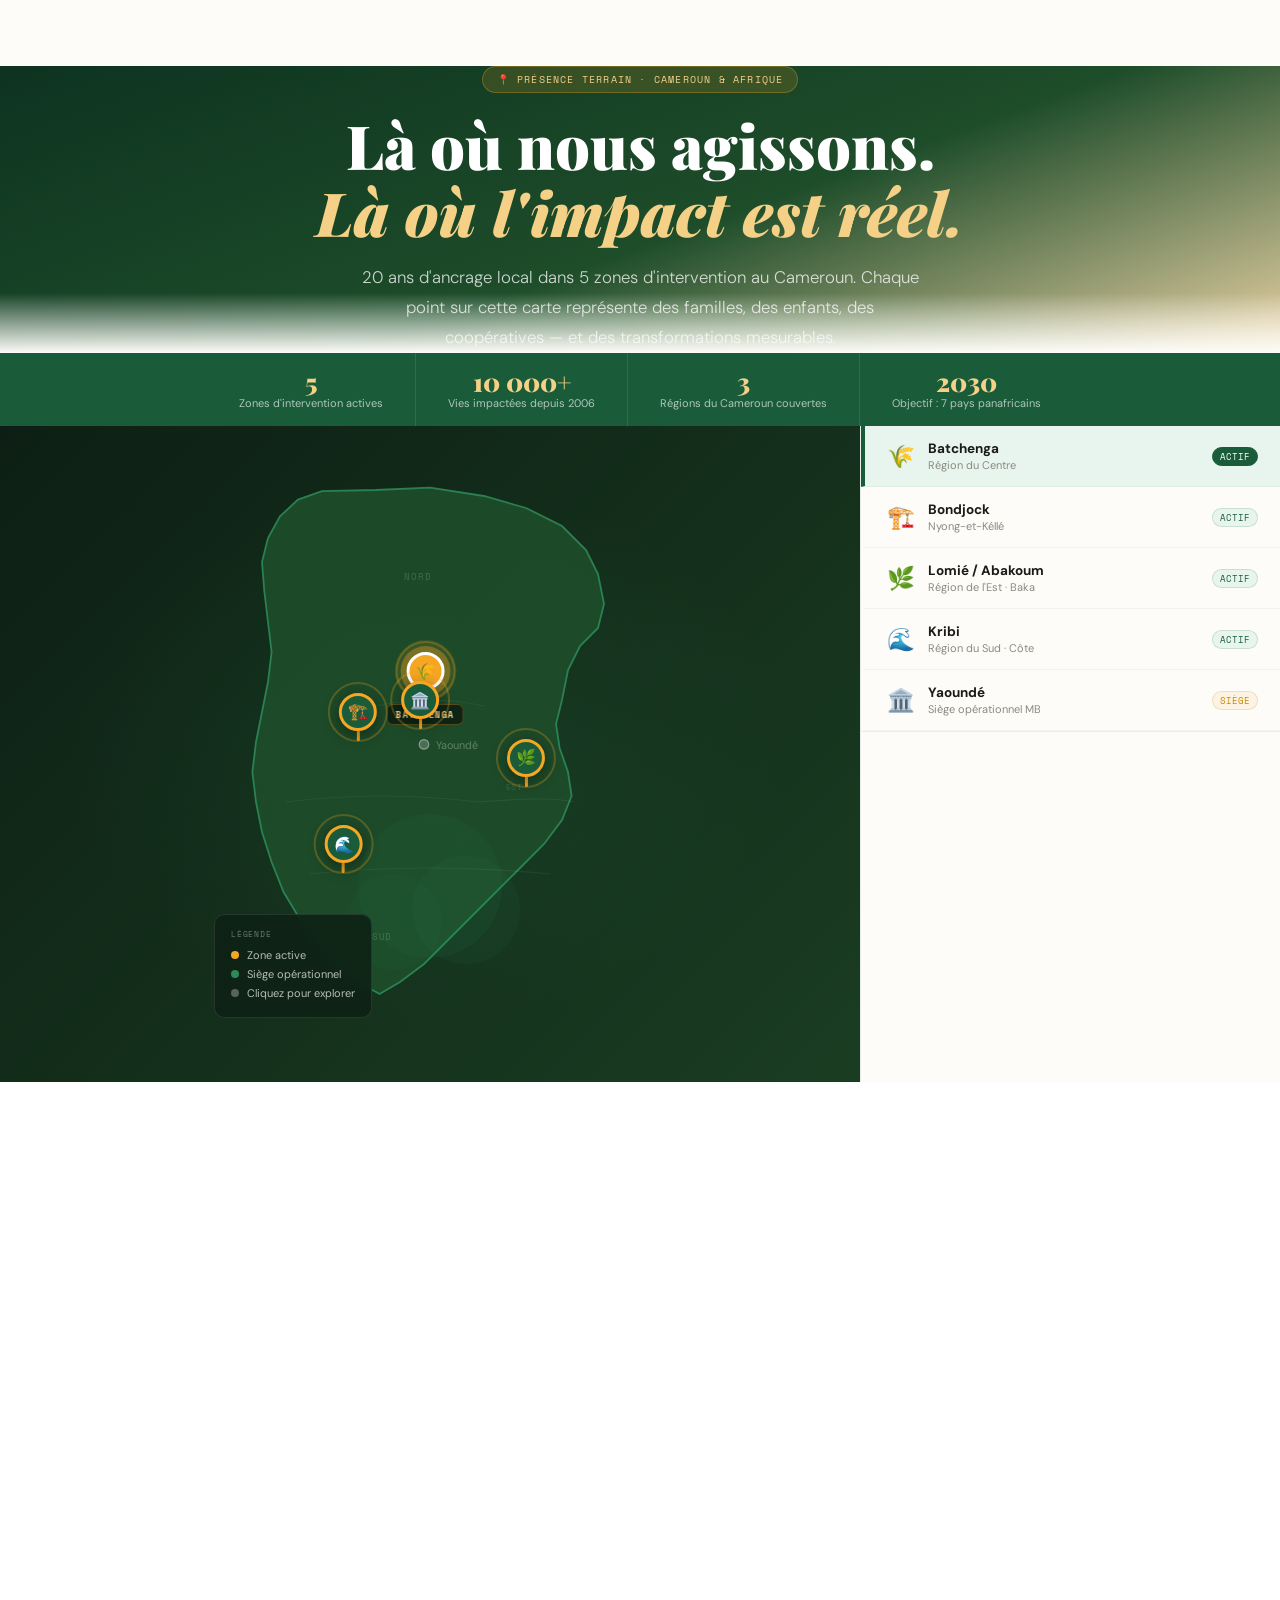
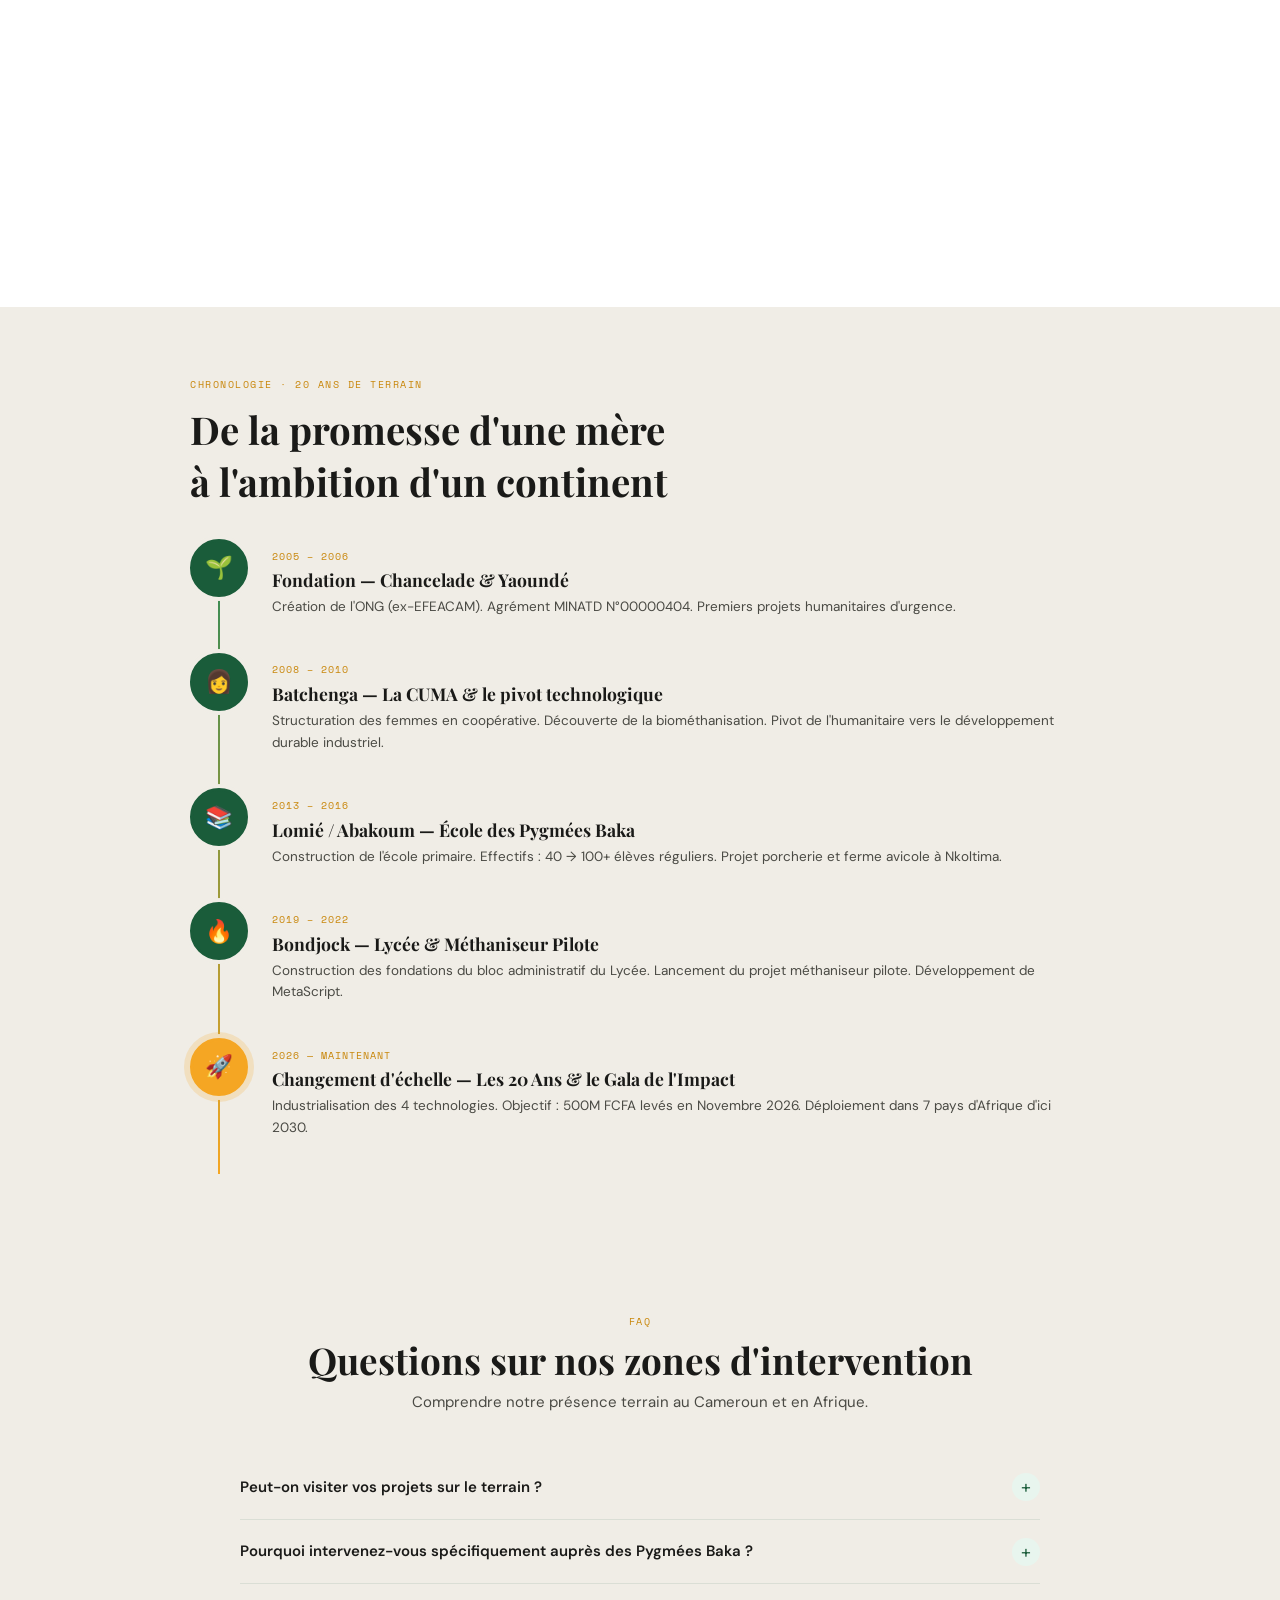
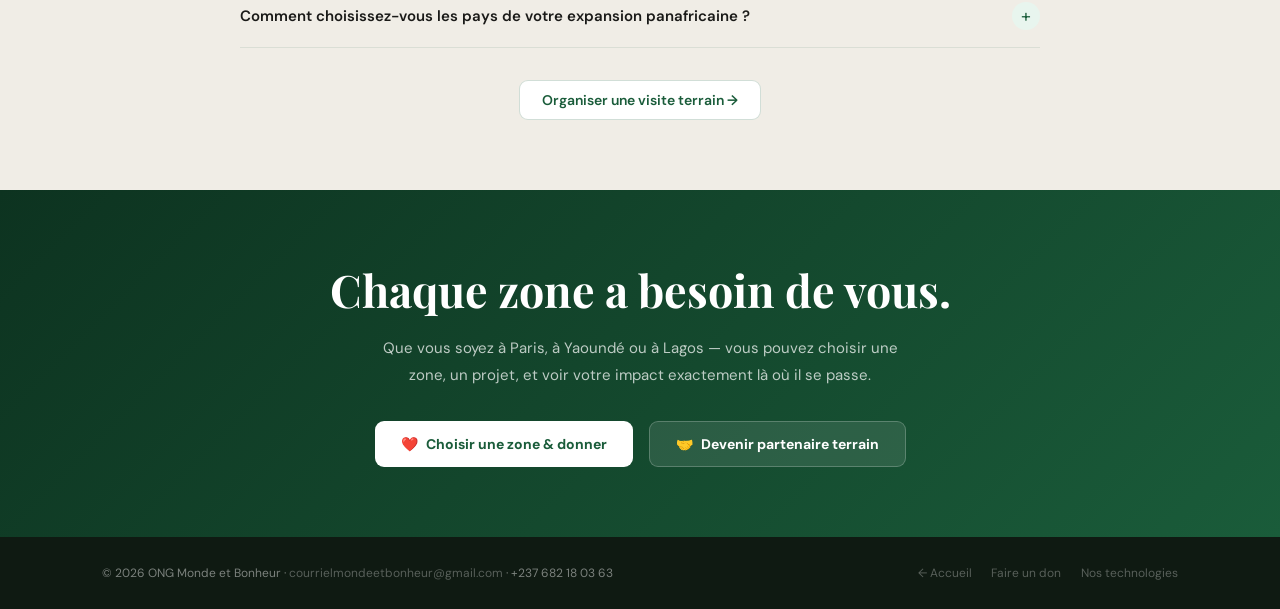
<file: carte.html>
<!DOCTYPE html>
<html lang="fr" data-lang="fr">
<head>
<meta charset="UTF-8">
<meta name="viewport" content="width=device-width, initial-scale=1.0">
<title>Zones d'intervention — ONG Monde et Bonheur</title>
<link rel="preconnect" href="https://fonts.googleapis.com">
<link href="https://fonts.googleapis.com/css2?family=Playfair+Display:ital,wght@0,700;0,900;1,700&family=DM+Sans:wght@300;400;500;600;700&family=Space+Mono:wght@400;700&display=swap" rel="stylesheet">
<link rel="stylesheet" href="mb-styles.css">
<style>
:root{
  --v:#1a5c3a;--vc:#2d8a58;--vp:#e8f5ee;--vd:#0d3320;
  --o:#c8860a;--oc:#f5a623;--op:#fdf3e3;
  --br:#3d2b1f;--wh:#fdfcf8;--gr:#f0ede6;
  --tx:#1a1a18;--td:#4a4a44;--tp:#8a8a82;
  --rouge:#c0392b;--haut:64px;--r:14px;
  --sh:0 4px 24px rgba(0,0,0,.08);
  --sh-lg:0 20px 60px rgba(0,0,0,.14);
}
*{margin:0;padding:0;box-sizing:border-box;}
html{scroll-behavior:smooth;}
body{font-family:'DM Sans',sans-serif;background:var(--wh);color:var(--tx);overflow-x:hidden;padding-top:var(--nav-h);}
[data-lang="fr"] .en{display:none!important;}
[data-lang="en"] .fr{display:none!important;}
a{text-decoration:none;}

/* ── HEADER ── */
.site-header{position:fixed;top:0;left:0;right:0;z-index:900;height:var(--haut);background:rgba(253,252,248,.97);backdrop-filter:blur(14px);border-bottom:1px solid rgba(26,92,58,.1);display:flex;align-items:center;justify-content:space-between;padding:0 2.5rem;}
.h-logo{display:flex;align-items:center;gap:10px;}
.h-disk{width:38px;height:38px;border-radius:50%;background:var(--v);display:flex;align-items:center;justify-content:center;font-family:'Playfair Display',serif;font-weight:900;font-size:12px;color:white;border:2px solid var(--vc);}
.h-name{font-family:'Playfair Display',serif;font-size:14px;font-weight:700;color:var(--v);}
.h-sub{font-size:10px;color:var(--tp);}
.h-right{display:flex;align-items:center;gap:.8rem;}
.lang-toggle{display:flex;background:var(--gr);border-radius:20px;padding:3px;border:1px solid rgba(26,92,58,.1);}
.lang-btn{padding:4px 11px;border-radius:16px;border:none;background:none;font-size:11px;font-weight:700;cursor:pointer;color:var(--tp);font-family:'Space Mono',monospace;transition:all .2s;}
.lang-btn.active{background:var(--v);color:white;}
.btn-don-hdr{display:flex;align-items:center;gap:6px;background:var(--rouge);color:white;padding:8px 16px;border-radius:8px;font-size:13px;font-weight:600;border:none;cursor:pointer;font-family:'DM Sans',sans-serif;transition:all .2s;}
.btn-don-hdr:hover{background:#a93226;}
.back-link{font-size:13px;color:var(--td);padding:7px 12px;border-radius:8px;border:1px solid rgba(26,92,58,.12);transition:all .2s;display:flex;align-items:center;gap:5px;}
.back-link:hover{background:var(--vp);color:var(--v);}

/* ── HERO ── */
.map-hero{
  padding:calc(var(--haut)+60px) 8% 60px;
  background:linear-gradient(160deg,var(--vd) 0%,#1e4d2a 55%,rgba(200,134,10,.35) 100%);
  text-align:center;position:relative;overflow:hidden;
}
.map-hero::before{content:'';position:absolute;inset:0;background:radial-gradient(ellipse 70% 50% at 50% 110%,rgba(45,138,88,.3) 0%,transparent 70%);}
.map-hero::after{content:'';position:absolute;bottom:0;left:0;right:0;height:60px;background:linear-gradient(transparent,var(--wh));}
.hero-lbl{display:inline-flex;align-items:center;gap:8px;background:rgba(245,166,35,.15);border:1px solid rgba(245,166,35,.3);color:#f5d087;font-family:'Space Mono',monospace;font-size:10px;letter-spacing:.12em;padding:5px 14px;border-radius:20px;margin-bottom:1.2rem;position:relative;}
.map-hero h1{font-family:'Playfair Display',serif;font-size:clamp(2.2rem,5vw,3.8rem);font-weight:900;color:white;line-height:1.1;margin-bottom:1rem;position:relative;}
.map-hero h1 em{font-style:italic;color:#f5d087;}
.map-hero p{font-size:clamp(.95rem,1.4vw,1.05rem);color:rgba(255,255,255,.77);max-width:560px;margin:0 auto 0;line-height:1.8;font-weight:300;position:relative;}

/* ── STATS BAND ── */
.stats-band{background:var(--v);display:flex;justify-content:center;gap:0;flex-wrap:wrap;}
.stat-item{padding:1rem 2rem;text-align:center;border-right:1px solid rgba(255,255,255,.1);}
.stat-item:last-child{border-right:none;}
.stat-num{font-family:'Playfair Display',serif;font-size:1.6rem;font-weight:900;color:#f5d087;line-height:1;display:block;}
.stat-lbl{font-size:11px;color:rgba(255,255,255,.65);margin-top:2px;}

/* ── LAYOUT CARTE ── */
.carte-layout{
  display:grid;grid-template-columns:1fr 420px;
  gap:0;min-height:620px;
  background:var(--gr);
}

/* ── CARTE SVG GAUCHE ── */
.carte-left{
  padding:2.5rem;display:flex;align-items:center;justify-content:center;
  background:linear-gradient(135deg,#0d1f14,#1a3d22);
  position:relative;overflow:hidden;
}
.carte-left::before{
  content:'';position:absolute;inset:0;
  background:radial-gradient(ellipse 60% 60% at 50% 50%,rgba(45,138,88,.12) 0%,transparent 70%);
}
.carte-container{position:relative;width:100%;max-width:480px;}

/* Points interactifs */
.zone-pin{
  position:absolute;cursor:pointer;
  display:flex;flex-direction:column;align-items:center;gap:0;
  transform:translate(-50%,-100%);
  transition:transform .2s;
  z-index:10;
}
.zone-pin:hover{transform:translate(-50%,-100%) scale(1.12);}
.zone-pin.active .pin-circle{box-shadow:0 0 0 6px rgba(245,166,35,.35),0 0 0 12px rgba(245,166,35,.12);}
.pin-circle{
  width:38px;height:38px;border-radius:50%;
  background:var(--v);border:3px solid var(--oc);
  display:flex;align-items:center;justify-content:center;
  font-size:16px;box-shadow:0 4px 16px rgba(0,0,0,.4);
  transition:all .25s;
  animation:pinPulse 3s ease-in-out infinite;
}
.zone-pin.active .pin-circle{background:var(--oc);border-color:white;animation:none;}
.pin-tail{width:3px;height:10px;background:var(--oc);border-radius:0 0 2px 2px;}
.pin-label{
  background:rgba(13,32,20,.88);backdrop-filter:blur(6px);
  border:1px solid rgba(245,166,35,.3);border-radius:6px;
  padding:3px 8px;font-size:9px;font-weight:700;color:#f5d087;
  font-family:'Space Mono',monospace;letter-spacing:.06em;
  white-space:nowrap;margin-top:4px;opacity:0;
  transition:opacity .2s;
}
.zone-pin:hover .pin-label,.zone-pin.active .pin-label{opacity:1;}

/* Rayon de rayonnement animé */
.pin-ring{
  position:absolute;width:60px;height:60px;border-radius:50%;
  border:2px solid rgba(245,166,35,.25);
  top:50%;left:50%;transform:translate(-50%,-50%);
  animation:ringExpand 3s ease-out infinite;
  pointer-events:none;
}

@keyframes pinPulse{0%,100%{box-shadow:0 4px 16px rgba(0,0,0,.4)}50%{box-shadow:0 4px 20px rgba(245,166,35,.4),0 0 0 4px rgba(245,166,35,.15)}}
@keyframes ringExpand{0%{width:38px;height:38px;opacity:.7}100%{width:80px;height:80px;opacity:0}}

/* Légende carte */
.carte-legend{
  position:absolute;bottom:1.5rem;left:1.5rem;
  background:rgba(13,32,20,.85);backdrop-filter:blur(8px);
  border:1px solid rgba(255,255,255,.1);border-radius:10px;
  padding:.8rem 1rem;
}
.cl-title{font-family:'Space Mono',monospace;font-size:8px;color:rgba(255,255,255,.4);letter-spacing:.1em;text-transform:uppercase;margin-bottom:.5rem;}
.cl-item{display:flex;align-items:center;gap:.5rem;font-size:11px;color:rgba(255,255,255,.7);margin-bottom:.3rem;}
.cl-dot{width:8px;height:8px;border-radius:50%;flex-shrink:0;}

/* ── PANNEAU DROIT ── */
.carte-right{
  background:var(--wh);border-left:1px solid rgba(26,92,58,.1);
  display:flex;flex-direction:column;overflow:hidden;
}
.zones-list{display:flex;flex-direction:column;border-bottom:1px solid rgba(26,92,58,.07);}
.zone-tab{
  display:flex;align-items:center;gap:.8rem;
  padding:.9rem 1.4rem;cursor:pointer;
  border-bottom:1px solid rgba(26,92,58,.05);
  transition:all .2s;position:relative;
}
.zone-tab:hover{background:var(--vp);}
.zone-tab.active{background:var(--vp);border-left:4px solid var(--v);}
.zone-tab:not(.active){border-left:4px solid transparent;}
.zt-icon{font-size:1.4rem;flex-shrink:0;}
.zt-name{font-size:13.5px;font-weight:700;color:var(--tx);line-height:1.2;}
.zt-region{font-size:11px;color:var(--tp);margin-top:1px;}
.zt-badge{margin-left:auto;font-family:'Space Mono',monospace;font-size:9px;background:var(--vp);border:1px solid rgba(26,92,58,.15);color:var(--v);padding:2px 7px;border-radius:10px;white-space:nowrap;}
.zone-tab.active .zt-badge{background:var(--v);color:white;border-color:var(--v);}

/* Fiche zone */
.zone-detail{flex:1;overflow-y:auto;padding:1.4rem;}
.zd-header{margin-bottom:1.2rem;}
.zd-region{font-family:'Space Mono',monospace;font-size:9px;letter-spacing:.1em;color:var(--o);text-transform:uppercase;margin-bottom:.4rem;}
.zd-title{font-family:'Playfair Display',serif;font-size:1.5rem;font-weight:700;line-height:1.2;margin-bottom:.5rem;}
.zd-desc{font-size:13.5px;color:var(--td);line-height:1.7;}
.zd-img{width:100%;height:160px;object-fit:cover;border-radius:10px;margin:1rem 0;background:var(--vp);}
.zd-img-placeholder{width:100%;height:160px;border-radius:10px;background:linear-gradient(135deg,var(--vp),var(--gr));display:flex;align-items:center;justify-content:center;font-size:3rem;margin:1rem 0;}
.zd-actions{display:flex;flex-direction:column;gap:.6rem;margin-bottom:1.2rem;}
.zd-action{display:flex;align-items:flex-start;gap:.6rem;font-size:13px;color:var(--td);line-height:1.5;}
.zd-action-ic{font-size:1rem;width:22px;flex-shrink:0;margin-top:1px;}
.zd-stats-row{display:grid;grid-template-columns:1fr 1fr;gap:.6rem;margin-bottom:1.2rem;}
.zd-stat{background:var(--vp);border-radius:9px;padding:.8rem;text-align:center;border:1px solid rgba(26,92,58,.08);}
.zd-stat-num{font-family:'Playfair Display',serif;font-size:1.4rem;font-weight:900;color:var(--v);line-height:1;display:block;}
.zd-stat-lbl{font-size:10.5px;color:var(--td);margin-top:2px;line-height:1.3;}
.zd-cta{width:100%;padding:11px;background:var(--v);color:white;border:none;border-radius:9px;font-size:13.5px;font-weight:700;cursor:pointer;font-family:'DM Sans',sans-serif;transition:all .2s;display:flex;align-items:center;justify-content:center;gap:.5rem;}
.zd-cta:hover{background:var(--vc);}
.zd-next{width:100%;padding:9px;background:white;color:var(--v);border:1.5px solid rgba(26,92,58,.2);border-radius:9px;font-size:13px;font-weight:600;cursor:pointer;font-family:'DM Sans',sans-serif;transition:all .2s;display:flex;align-items:center;justify-content:center;gap:.5rem;margin-top:.5rem;}
.zd-next:hover{background:var(--vp);}

/* ── SECTION EXPANSION ── */
.expansion-section{padding:70px 8%;background:white;}
.exp-inner{max-width:1100px;margin:0 auto;}
.section-lbl{font-family:'Space Mono',monospace;font-size:10px;letter-spacing:.15em;color:var(--o);text-transform:uppercase;margin-bottom:.7rem;}
.exp-grid{display:grid;grid-template-columns:repeat(4,1fr);gap:1rem;margin-top:2rem;}
.exp-card{border:1.5px solid rgba(26,92,58,.1);border-radius:var(--r);padding:1.4rem;background:white;text-align:center;transition:all .25s;}
.exp-card:hover{transform:translateY(-4px);box-shadow:var(--sh-lg);border-color:rgba(26,92,58,.2);}
.exp-flag{font-size:2.2rem;margin-bottom:.5rem;}
.exp-pays{font-family:'Playfair Display',serif;font-size:1rem;font-weight:700;margin-bottom:.3rem;}
.exp-status{font-family:'Space Mono',monospace;font-size:9px;letter-spacing:.07em;padding:3px 9px;border-radius:10px;display:inline-block;margin-bottom:.6rem;}
.exp-status.actif{background:var(--vp);color:var(--v);}
.exp-status.planifie{background:var(--op);color:var(--o);}
.exp-status.prospect{background:var(--gr);color:var(--tp);}
.exp-desc{font-size:12px;color:var(--td);line-height:1.5;}

/* ── TIMELINE ── */
.timeline-section{padding:70px 8%;background:var(--gr);}
.tl-inner{max-width:900px;margin:0 auto;}
.tl-items{display:flex;flex-direction:column;gap:0;margin-top:2rem;position:relative;}
.tl-items::before{content:'';position:absolute;left:28px;top:0;bottom:0;width:2px;background:linear-gradient(to bottom,var(--vc),var(--oc));}
.tl-item{display:flex;gap:1.5rem;padding-bottom:2.2rem;position:relative;}
.tl-dot{width:58px;height:58px;border-radius:50%;border:3px solid var(--vc);background:white;display:flex;align-items:center;justify-content:center;font-size:1.4rem;flex-shrink:0;z-index:1;box-shadow:0 0 0 4px var(--gr);}
.tl-item.done .tl-dot{background:var(--v);border-color:var(--v);}
.tl-item.current .tl-dot{background:var(--oc);border-color:var(--oc);box-shadow:0 0 0 6px rgba(245,166,35,.2),0 0 0 4px var(--gr);}
.tl-content{flex:1;padding-top:.6rem;}
.tl-year{font-family:'Space Mono',monospace;font-size:10px;color:var(--o);letter-spacing:.1em;margin-bottom:.3rem;}
.tl-title{font-family:'Playfair Display',serif;font-size:1.1rem;font-weight:700;margin-bottom:.3rem;}
.tl-desc{font-size:13.5px;color:var(--td);line-height:1.6;}

/* ── CTA ── */
.cta-finale{background:linear-gradient(135deg,var(--vd),var(--v));padding:70px 8%;text-align:center;}
.cta-finale h2{font-family:'Playfair Display',serif;font-size:clamp(1.8rem,3.5vw,2.8rem);font-weight:700;color:white;margin-bottom:1rem;}
.cta-finale p{font-size:15px;color:rgba(255,255,255,.72);max-width:520px;margin:0 auto 2rem;line-height:1.8;}
.cta-btns{display:flex;justify-content:center;gap:1rem;flex-wrap:wrap;}
.btn-w{display:inline-flex;align-items:center;gap:8px;background:white;color:var(--v);padding:13px 26px;border-radius:9px;font-size:14px;font-weight:700;cursor:pointer;border:none;font-family:'DM Sans',sans-serif;transition:all .25s;}
.btn-w:hover{background:var(--op);transform:translateY(-2px);}
.btn-o{display:inline-flex;align-items:center;gap:8px;background:rgba(255,255,255,.1);color:white;padding:13px 26px;border-radius:9px;font-size:14px;font-weight:700;cursor:pointer;border:1.5px solid rgba(255,255,255,.22);font-family:'DM Sans',sans-serif;transition:all .25s;}
.btn-o:hover{background:rgba(255,255,255,.18);transform:translateY(-2px);}
.mini-footer{background:#0f1a12;color:rgba(255,255,255,.45);padding:28px 8%;display:flex;justify-content:space-between;align-items:center;flex-wrap:wrap;gap:.8rem;font-size:12px;}
.mini-footer a{color:rgba(255,255,255,.3);}

/* Reveal */
.reveal{opacity:0;transform:translateY(20px);transition:opacity .5s,transform .5s;}
.reveal.visible{opacity:1;transform:none;}

/* Responsive */
@media(max-width:960px){.carte-layout{grid-template-columns:1fr;}.carte-left{min-height:400px;}.carte-right{border-left:none;border-top:1px solid rgba(26,92,58,.1);}.exp-grid{grid-template-columns:1fr 1fr;}}
@media(max-width:600px){.exp-grid{grid-template-columns:1fr 1fr;}.stats-band{gap:0;}.stat-item{padding:.8rem 1rem;flex:1;min-width:50%;}:root{--haut:56px;}}
</style>
</head>
<body>

<!-- HEADER -->


<!-- HERO -->
<section class="map-hero">
  <div class="hero-lbl"><span class="fr">📍 PRÉSENCE TERRAIN · CAMEROUN & AFRIQUE</span><span class="en">📍 FIELD PRESENCE · CAMEROON & AFRICA</span></div>
  <h1 class="fr">Là où nous agissons.<br><em>Là où l'impact est réel.</em></h1>
  <h1 class="en">Where we act.<br><em>Where the impact is real.</em></h1>
  <p class="fr">20 ans d'ancrage local dans 5 zones d'intervention au Cameroun. Chaque point sur cette carte représente des familles, des enfants, des coopératives — et des transformations mesurables.</p>
  <p class="en">20 years of local presence across 5 intervention zones in Cameroon. Every point on this map represents families, children, cooperatives — and measurable transformations.</p>
</section>

<!-- STATS BAND -->
<div class="stats-band">
  <div class="stat-item"><span class="stat-num">5</span><div class="stat-lbl fr">Zones d'intervention actives</div><div class="stat-lbl en">Active intervention zones</div></div>
  <div class="stat-item"><span class="stat-num">10 000+</span><div class="stat-lbl fr">Vies impactées depuis 2006</div><div class="stat-lbl en">Lives impacted since 2006</div></div>
  <div class="stat-item"><span class="stat-num">3</span><div class="stat-lbl fr">Régions du Cameroun couvertes</div><div class="stat-lbl en">Cameroonian regions covered</div></div>
  <div class="stat-item"><span class="stat-num">2030</span><div class="stat-lbl fr">Objectif : 7 pays panafricains</div><div class="stat-lbl en">Target: 7 pan-African countries</div></div>
</div>

<!-- CARTE INTERACTIVE -->
<div class="carte-layout">

  <!-- GAUCHE : Carte SVG -->
  <div class="carte-left">
    <div class="carte-container" id="carte-container">

      <!-- CARTE SVG DU CAMEROUN (silhouette simplifiée) -->
      <svg id="carte-svg" viewBox="0 0 400 480" xmlns="http://www.w3.org/2000/svg" style="width:100%;display:block;">
        <!-- Fond mer -->
        <rect width="400" height="480" fill="transparent"/>
        <!-- Silhouette Cameroun -->
        <path id="cameroun-path"
          d="M 155 20
             L 200 18 L 245 25 L 280 35 L 310 50
             L 330 70 L 340 90 L 345 115
             L 340 135 L 325 150 L 315 170
             L 310 195 L 305 215 L 308 235
             L 315 255 L 318 275 L 310 295
             L 295 315 L 275 335 L 255 355
             L 235 375 L 215 395 L 195 415
             L 175 430 L 158 440
             L 140 430 L 120 415
             L 105 395 L 90 375
             L 78 355 L 68 330
             L 60 305 L 55 280
             L 52 255 L 55 230
             L 60 205 L 65 180
             L 68 155 L 65 130
             L 62 105 L 60 80
             L 65 60 L 75 42
             L 90 28 L 110 21
             Z"
          fill="#1e4d2a" stroke="#2d8a58" stroke-width="1.5" opacity=".9"/>

        <!-- Frontières régions (lignes subtiles) -->
        <path d="M155 200 Q200 190 245 200" stroke="rgba(255,255,255,.06)" stroke-width="1" fill="none"/>
        <path d="M80 280 Q160 270 240 280 Q300 275 320 280" stroke="rgba(255,255,255,.06)" stroke-width="1" fill="none"/>
        <path d="M100 340 Q200 330 300 340" stroke="rgba(255,255,255,.06)" stroke-width="1" fill="none"/>

        <!-- Texture forêt subtile -->
        <circle cx="200" cy="350" r="60" fill="rgba(45,138,88,.08)"/>
        <circle cx="170" cy="380" r="40" fill="rgba(45,138,88,.06)"/>
        <circle cx="230" cy="370" r="45" fill="rgba(45,138,88,.07)"/>

        <!-- Labels régions -->
        <text x="190" y="95" text-anchor="middle" font-family="Space Mono,monospace" font-size="7.5" fill="rgba(255,255,255,.18)" letter-spacing=".8">NORD</text>
        <text x="195" y="205" text-anchor="middle" font-family="Space Mono,monospace" font-size="7.5" fill="rgba(255,255,255,.18)" letter-spacing=".8">CENTRE</text>
        <text x="270" y="270" text-anchor="middle" font-family="Space Mono,monospace" font-size="7" fill="rgba(255,255,255,.15)" letter-spacing=".5">EST</text>
        <text x="160" y="395" text-anchor="middle" font-family="Space Mono,monospace" font-size="7.5" fill="rgba(255,255,255,.18)" letter-spacing=".8">SUD</text>

        <!-- Yaoundé (repère) -->
        <circle cx="195" cy="232" r="4" fill="rgba(255,255,255,.2)" stroke="rgba(255,255,255,.4)" stroke-width="1"/>
        <text x="205" y="236" font-family="DM Sans,sans-serif" font-size="9" fill="rgba(255,255,255,.3)">Yaoundé</text>
      </svg>

      <!-- PINS (positionnés en % de la carte) -->
      <!-- Batchenga : Région Centre, légèrement au nord de Yaoundé -->
      <div class="zone-pin active" id="pin-batchenga"
           style="left:49%;top:45%"
           onclick="selectZone('batchenga')">
        <div style="position:relative"><div class="pin-ring"></div><div class="pin-circle">🌾</div></div>
        <div class="pin-tail"></div>
        <div class="pin-label">BATCHENGA</div>
      </div>

      <!-- Bondjock : Nyong-et-Kéllé, ouest de Yaoundé -->
      <div class="zone-pin" id="pin-bondjock"
           style="left:35%;top:52%"
           onclick="selectZone('bondjock')">
        <div style="position:relative"><div class="pin-ring"></div><div class="pin-circle">🏗️</div></div>
        <div class="pin-tail"></div>
        <div class="pin-label">BONDJOCK</div>
      </div>

      <!-- Lomié : Région Est -->
      <div class="zone-pin" id="pin-lomie"
           style="left:70%;top:60%"
           onclick="selectZone('lomie')">
        <div style="position:relative"><div class="pin-ring"></div><div class="pin-circle">🌿</div></div>
        <div class="pin-tail"></div>
        <div class="pin-label">LOMIÉ / ABAKOUM</div>
      </div>

      <!-- Kribi : Région Sud, côte -->
      <div class="zone-pin" id="pin-kribi"
           style="left:32%;top:75%"
           onclick="selectZone('kribi')">
        <div style="position:relative"><div class="pin-ring"></div><div class="pin-circle">🌊</div></div>
        <div class="pin-tail"></div>
        <div class="pin-label">KRIBI</div>
      </div>

      <!-- Yaoundé : Siège opérationnel -->
      <div class="zone-pin" id="pin-yaounde"
           style="left:48%;top:50%"
           onclick="selectZone('yaounde')">
        <div style="position:relative"><div class="pin-ring"></div><div class="pin-circle">🏛️</div></div>
        <div class="pin-tail"></div>
        <div class="pin-label">YAOUNDÉ</div>
      </div>

      <!-- Légende -->
      <div class="carte-legend">
        <div class="cl-title fr">LÉGENDE</div>
        <div class="cl-title en">LEGEND</div>
        <div class="cl-item"><div class="cl-dot" style="background:var(--oc)"></div><span class="fr">Zone active</span><span class="en">Active zone</span></div>
        <div class="cl-item"><div class="cl-dot" style="background:var(--vc)"></div><span class="fr">Siège opérationnel</span><span class="en">Operational HQ</span></div>
        <div class="cl-item"><div class="cl-dot" style="background:rgba(255,255,255,.3)"></div><span class="fr">Cliquez pour explorer</span><span class="en">Click to explore</span></div>
      </div>
    </div>
  </div>

  <!-- DROITE : Panneau zones -->
  <div class="carte-right">

    <!-- Liste des zones -->
    <div class="zones-list">
      <div class="zone-tab active" id="tab-batchenga" onclick="selectZone('batchenga')">
        <div class="zt-icon">🌾</div>
        <div><div class="zt-name">Batchenga</div><div class="zt-region fr">Région du Centre</div><div class="zt-region en">Central Region</div></div>
        <div class="zt-badge fr">ACTIF</div><div class="zt-badge en">ACTIVE</div>
      </div>
      <div class="zone-tab" id="tab-bondjock" onclick="selectZone('bondjock')">
        <div class="zt-icon">🏗️</div>
        <div><div class="zt-name">Bondjock</div><div class="zt-region fr">Nyong-et-Kéllé</div><div class="zt-region en">Nyong-et-Kéllé</div></div>
        <div class="zt-badge fr">ACTIF</div><div class="zt-badge en">ACTIVE</div>
      </div>
      <div class="zone-tab" id="tab-lomie" onclick="selectZone('lomie')">
        <div class="zt-icon">🌿</div>
        <div><div class="zt-name">Lomié / Abakoum</div><div class="zt-region fr">Région de l'Est · Baka</div><div class="zt-region en">Eastern Region · Baka</div></div>
        <div class="zt-badge fr">ACTIF</div><div class="zt-badge en">ACTIVE</div>
      </div>
      <div class="zone-tab" id="tab-kribi" onclick="selectZone('kribi')">
        <div class="zt-icon">🌊</div>
        <div><div class="zt-name">Kribi</div><div class="zt-region fr">Région du Sud · Côte</div><div class="zt-region en">Southern Region · Coast</div></div>
        <div class="zt-badge fr">ACTIF</div><div class="zt-badge en">ACTIVE</div>
      </div>
      <div class="zone-tab" id="tab-yaounde" onclick="selectZone('yaounde')">
        <div class="zt-icon">🏛️</div>
        <div><div class="zt-name">Yaoundé</div><div class="zt-region fr">Siège opérationnel MB</div><div class="zt-region en">MB Operational HQ</div></div>
        <div class="zt-badge" style="background:var(--op);color:var(--o);border-color:rgba(200,134,10,.2)" class="fr">SIÈGE</div>
      </div>
    </div>

    <!-- Fiche détail -->
    <div class="zone-detail" id="zone-detail">
      <!-- contenu injecté par JS -->
    </div>

  </div>
</div>

<!-- EXPANSION PANAFRICAINE -->
<section class="expansion-section">
  <div class="exp-inner">
    <div class="section-lbl reveal"><span class="fr">VISION 2026–2030 · EXPANSION PANAFRICAINE</span><span class="en">VISION 2026–2030 · PAN-AFRICAN EXPANSION</span></div>
    <h2 class="reveal" style="font-family:'Playfair Display',serif;font-size:clamp(1.8rem,3vw,2.5rem);font-weight:700;line-height:1.2;margin-bottom:.8rem">
      <span class="fr">Le Cameroun est notre laboratoire.<br>L'Afrique est notre destin.</span>
      <span class="en">Cameroon is our laboratory.<br>Africa is our destiny.</span>
    </h2>
    <p class="reveal" style="font-size:15px;color:var(--td);line-height:1.8;max-width:600px;margin-bottom:0">
      <span class="fr">Les mêmes problèmes que nous résolvons au Cameroun — déforestation, pluies imprévisibles, manque d'électricité rurale — existent identiquement chez nos voisins. La stratégie : transférer le modèle documenté, pas le réinventer.</span>
      <span class="en">The same problems we solve in Cameroon — deforestation, unpredictable rainfall, lack of rural electricity — exist identically in our neighbours. The strategy: transfer the documented model, don't reinvent it.</span>
    </p>
    <div class="exp-grid">
      <div class="exp-card reveal">
        <div class="exp-flag">🇨🇲</div>
        <div class="exp-pays">Cameroun</div>
        <div class="exp-status actif fr">● OPÉRATIONNEL</div><div class="exp-status actif en">● OPERATIONAL</div>
        <div class="exp-desc fr">Laboratoire pilote depuis 2006. Modèle validé sur 5 zones, 10 000+ bénéficiaires.</div>
        <div class="exp-desc en">Pilot laboratory since 2006. Model validated across 5 zones, 10,000+ beneficiaries.</div>
      </div>
      <div class="exp-card reveal">
        <div class="exp-flag">🇷🇼</div>
        <div class="exp-pays">Rwanda</div>
        <div class="exp-status planifie fr">◐ PLANIFIÉ 2026</div><div class="exp-status planifie en">◐ PLANNED 2026</div>
        <div class="exp-desc fr">Fort potentiel agricole. Gouvernement favorable aux énergies propres rurales.</div>
        <div class="exp-desc en">Strong agricultural potential. Government supportive of rural clean energy.</div>
      </div>
      <div class="exp-card reveal">
        <div class="exp-flag">🇬🇦</div>
        <div class="exp-pays">Gabon</div>
        <div class="exp-status planifie fr">◐ PLANIFIÉ 2027</div><div class="exp-status planifie en">◐ PLANNED 2027</div>
        <div class="exp-desc fr">Bassin du Congo partagé. Mêmes enjeux de déforestation et de cuisine au bois.</div>
        <div class="exp-desc en">Shared Congo Basin. Same deforestation and firewood cooking challenges.</div>
      </div>
      <div class="exp-card reveal">
        <div class="exp-flag">🇨🇩</div>
        <div class="exp-pays">RDC</div>
        <div class="exp-status planifie fr">◐ PLANIFIÉ 2027</div><div class="exp-status planifie en">◐ PLANNED 2027</div>
        <div class="exp-desc fr">Plus grande forêt tropicale d'Afrique. Urgence absolue sur la déforestation rurale.</div>
        <div class="exp-desc en">Africa's largest tropical forest. Absolute urgency on rural deforestation.</div>
      </div>
      <div class="exp-card reveal">
        <div class="exp-flag">🇹🇩</div>
        <div class="exp-pays">Tchad</div>
        <div class="exp-status prospect fr">○ PROSPECTION</div><div class="exp-status prospect en">○ PROSPECTING</div>
        <div class="exp-desc fr">Zone sahélienne. Biogaz et séchoir solaire prioritaires pour adaptation climatique.</div>
        <div class="exp-desc en">Sahelian zone. Biogas and solar dryer priorities for climate adaptation.</div>
      </div>
      <div class="exp-card reveal">
        <div class="exp-flag">🇳🇬</div>
        <div class="exp-pays">Nigéria</div>
        <div class="exp-status prospect fr">○ PROSPECTION</div><div class="exp-status prospect en">○ PROSPECTING</div>
        <div class="exp-desc fr">Marché massif. Forte diaspora partenaire. MetaScript déjà demandé par 3 États.</div>
        <div class="exp-desc en">Massive market. Strong partner diaspora. MetaScript already requested by 3 states.</div>
      </div>
      <div class="exp-card reveal">
        <div class="exp-flag">🇨🇮</div>
        <div class="exp-pays">Côte d'Ivoire</div>
        <div class="exp-status prospect fr">○ PROSPECTION</div><div class="exp-status prospect en">○ PROSPECTING</div>
        <div class="exp-desc fr">Secteur cacao majeur. Séchoir Flash = opportunité économique directe pour les producteurs.</div>
        <div class="exp-desc en">Major cocoa sector. Flash Dryer = direct economic opportunity for producers.</div>
      </div>
      <div class="exp-card reveal">
        <div class="exp-flag">🌍</div>
        <div class="exp-pays fr">+ 2 pays à définir</div>
        <div class="exp-pays en">+ 2 more to define</div>
        <div class="exp-status prospect fr">○ EN ÉTUDE</div><div class="exp-status prospect en">○ UNDER REVIEW</div>
        <div class="exp-desc fr">RCA et Congo en évaluation. Partenariats locaux identifiés.</div>
        <div class="exp-desc en">CAR and Congo under evaluation. Local partnerships identified.</div>
      </div>
    </div>
  </div>
</section>

<!-- TIMELINE -->
<section class="timeline-section">
  <div class="tl-inner">
    <div class="section-lbl"><span class="fr">CHRONOLOGIE · 20 ANS DE TERRAIN</span><span class="en">TIMELINE · 20 YEARS IN THE FIELD</span></div>
    <h2 style="font-family:'Playfair Display',serif;font-size:clamp(1.8rem,3vw,2.4rem);font-weight:700;margin-bottom:0">
      <span class="fr">De la promesse d'une mère<br>à l'ambition d'un continent</span>
      <span class="en">From a mother's promise<br>to a continent's ambition</span>
    </h2>
    <div class="tl-items">
      <div class="tl-item done">
        <div class="tl-dot">🌱</div>
        <div class="tl-content">
          <div class="tl-year">2005 – 2006</div>
          <div class="tl-title fr">Fondation — Chancelade &amp; Yaoundé</div>
          <div class="tl-title en">Foundation — Chancelade &amp; Yaoundé</div>
          <div class="tl-desc fr">Création de l'ONG (ex-EFEACAM). Agrément MINATD N°00000404. Premiers projets humanitaires d'urgence.</div>
          <div class="tl-desc en">NGO creation (ex-EFEACAM). MINATD approval N°00000404. First emergency humanitarian projects.</div>
        </div>
      </div>
      <div class="tl-item done">
        <div class="tl-dot">👩</div>
        <div class="tl-content">
          <div class="tl-year">2008 – 2010</div>
          <div class="tl-title fr">Batchenga — La CUMA &amp; le pivot technologique</div>
          <div class="tl-title en">Batchenga — The CUMA &amp; tech pivot</div>
          <div class="tl-desc fr">Structuration des femmes en coopérative. Découverte de la biométhanisation. Pivot de l'humanitaire vers le développement durable industriel.</div>
          <div class="tl-desc en">Women organised into cooperative. Discovery of biodigestion. Pivot from humanitarian aid to industrial sustainable development.</div>
        </div>
      </div>
      <div class="tl-item done">
        <div class="tl-dot">📚</div>
        <div class="tl-content">
          <div class="tl-year">2013 – 2016</div>
          <div class="tl-title fr">Lomié / Abakoum — École des Pygmées Baka</div>
          <div class="tl-title en">Lomié / Abakoum — Baka Pygmies School</div>
          <div class="tl-desc fr">Construction de l'école primaire. Effectifs : 40 → 100+ élèves réguliers. Projet porcherie et ferme avicole à Nkoltima.</div>
          <div class="tl-desc en">Primary school construction. Enrolment: 40 → 100+ regular pupils. Pig farm and poultry project at Nkoltima.</div>
        </div>
      </div>
      <div class="tl-item done">
        <div class="tl-dot">🔥</div>
        <div class="tl-content">
          <div class="tl-year">2019 – 2022</div>
          <div class="tl-title fr">Bondjock — Lycée &amp; Méthaniseur Pilote</div>
          <div class="tl-title en">Bondjock — High School &amp; Pilot Digester</div>
          <div class="tl-desc fr">Construction des fondations du bloc administratif du Lycée. Lancement du projet méthaniseur pilote. Développement de MetaScript.</div>
          <div class="tl-desc en">Construction of high school administrative block foundations. Launch of pilot digester project. MetaScript development begins.</div>
        </div>
      </div>
      <div class="tl-item current">
        <div class="tl-dot">🚀</div>
        <div class="tl-content">
          <div class="tl-year">2026 — MAINTENANT</div>
          <div class="tl-title fr">Changement d'échelle — Les 20 Ans &amp; le Gala de l'Impact</div>
          <div class="tl-title en">Scale-up — 20th Anniversary &amp; Impact Gala</div>
          <div class="tl-desc fr">Industrialisation des 4 technologies. Objectif : 500M FCFA levés en Novembre 2026. Déploiement dans 7 pays d'Afrique d'ici 2030.</div>
          <div class="tl-desc en">Industrialisation of 4 technologies. Target: 500M FCFA raised November 2026. Deployment in 7 African countries by 2030.</div>
        </div>
      </div>
    </div>
  </div>
</section>

<!-- CTA -->
<section class="cta-finale">
  <h2 class="fr">Chaque zone a besoin de vous.</h2>
  <h2 class="en">Every zone needs you.</h2>
  <p class="fr">Que vous soyez à Paris, à Yaoundé ou à Lagos — vous pouvez choisir une zone, un projet, et voir votre impact exactement là où il se passe.</p>
  <p class="en">Whether you're in Paris, Yaoundé or Lagos — you can choose a zone, a project, and see your impact exactly where it happens.</p>
  <div class="cta-btns">
    <button class="btn-w" onclick="location.href='don.html'">❤️ <span class="fr">Choisir une zone &amp; donner</span><span class="en">Choose a zone &amp; give</span></button>
    <button class="btn-o" onclick="location.href='partenaires.html'">🤝 <span class="fr">Devenir partenaire terrain</span><span class="en">Become a field partner</span></button>
  </div>
</section>

<footer class="mini-footer">
  <span>© 2026 ONG Monde et Bonheur · <a href="mailto:courrielmondeetbonheur@gmail.com">courrielmondeetbonheur@gmail.com</a> · +237 682 18 03 63</span>
  <div style="display:flex;gap:1.2rem;flex-wrap:wrap">
    <a href="index.html" class="fr">← Accueil</a><a href="index.html" class="en">← Home</a>
    <a href="don.html"><span class="fr">Faire un don</span><span class="en">Donate</span></a>
    <a href="technologies.html"><span class="fr">Nos technologies</span><span class="en">Our technologies</span></a>
  </div>
</footer>

<script>
/* ── DONNÉES ZONES ── */
const ZONES = {
  batchenga:{
    icon:'🌾',
    region:{fr:'Région du Centre · Cameroun',en:'Central Region · Cameroon'},
    title:{fr:'Batchenga',en:'Batchenga'},
    desc:{
      fr:'Premier terrain d\'expérimentation de MB pour l\'autonomisation rurale. Batchenga est devenu notre vitrine de l\'agriculture féminine structurée et de la mécanisation coopérative.',
      en:'MB\'s first field experiment in rural empowerment. Batchenga has become our showcase for structured women\'s agriculture and cooperative mechanisation.'
    },
    img:'https://images.unsplash.com/photo-1560493676-04071c5f467b?w=600&q=70',
    actions:{
      fr:['🌾 Structuration de la CUMA — coopérative d\'utilisation de matériel agricole','🌳 Reboisement en Teck : +40% surfaces cultivées, épargne verte pour le village','👩 Formation des femmes en gestion d\'entreprise agricole','♻️ Lancement des premières unités de biométhanisation pilotes','🚜 Mécanisation partagée — accès au matériel pour toutes les productrices'],
      en:['🌾 CUMA structuring — shared agricultural equipment cooperative','🌳 Teak reforestation: +40% cultivated area, green savings for the village','👩 Women\'s training in agricultural business management','♻️ Launch of first pilot biodigestion units','🚜 Shared mechanisation — equipment access for all producers']
    },
    stats:[{num:'40%',lbl:{fr:'surfaces cultivées en +',en:'more cultivated area'}},{num:'1 CUMA',lbl:{fr:'coopérative active',en:'active cooperative'}}],
    cta:{fr:'Financer Batchenga',en:'Fund Batchenga'},
    next:'bondjock'
  },
  bondjock:{
    icon:'🏗️',
    region:{fr:'Nyong-et-Kéllé · Région du Centre',en:'Nyong-et-Kéllé · Central Region'},
    title:{fr:'Bondjock',en:'Bondjock'},
    desc:{
      fr:'Incubateur technologique MB. Bondjock est destiné à devenir notre vitrine industrielle : un lycée rural qui produit sa propre énergie à partir de ses déchets.',
      en:'MB\'s technology incubator. Bondjock is set to become our industrial showcase: a rural high school producing its own energy from its waste.'
    },
    img:'https://images.unsplash.com/photo-1580582932707-520aed937b7b?w=600&q=70',
    actions:{
      fr:['🏫 Construction des fondations du bloc administratif du Lycée de Bondjock','⚡ Étude et lancement du Projet Méthaniseur Pilote (déchets → électricité)','💻 Déploiement de MetaScript dans les classes de Sciences','🔬 Formation des enseignants au laboratoire virtuel','🌱 Jardins pédagogiques irrigués au digestat'],
      en:['🏫 Construction of Bondjock High School administrative block foundations','⚡ Study and launch of Pilot Digester Project (waste → electricity)','💻 MetaScript deployment in Science classes','🔬 Teacher training for the virtual laboratory','🌱 Pedagogical gardens irrigated with digestate']
    },
    stats:[{num:'1',lbl:{fr:'Lycée renforcé',en:'High school reinforced'}},{num:'2026',lbl:{fr:'Méthaniseur opérationnel',en:'Digester operational'}}],
    cta:{fr:'Financer Bondjock',en:'Fund Bondjock'},
    next:'lomie'
  },
  lomie:{
    icon:'🌿',
    region:{fr:'Région de l\'Est · Peuple Baka',en:'Eastern Region · Baka People'},
    title:{fr:'Lomié / Abakoum',en:'Lomié / Abakoum'},
    desc:{
      fr:'Notre intervention la plus humaine. Les Pygmées Baka, marginalisés depuis des générations, voient aujourd\'hui leurs enfants aller à l\'école en dur et leur communauté se sédentariser avec dignité.',
      en:'Our most human intervention. The Baka Pygmies, marginalised for generations, now see their children attending a real school and their community settling with dignity.'
    },
    img:'https://images.unsplash.com/photo-1503676260728-1c00da094a0b?w=600&q=70',
    actions:{
      fr:['🏫 Construction de l\'école primaire en matériaux durables (40 → 100+ élèves)','🥗 Accompagnement agricole : champs de manioc communautaires','📚 Fourniture de matériel scolaire et suivi pédagogique','🌍 Intégration républicaine dans le respect de la culture Baka','🐷 Projet ferme avicole et porcherie à Nkoltima'],
      en:['🏫 Primary school construction in durable materials (40 → 100+ pupils)','🥗 Agricultural support: communal cassava fields','📚 School supplies and pedagogical follow-up','🌍 Civic integration respecting Baka culture','🐷 Poultry and pig farm project at Nkoltima']
    },
    stats:[{num:'100+',lbl:{fr:'élèves Baka réguliers',en:'regular Baka pupils'}},{num:'×2.5',lbl:{fr:'effectifs depuis MB',en:'enrolment since MB'}}],
    cta:{fr:'Soutenir les Baka',en:'Support the Baka'},
    next:'kribi'
  },
  kribi:{
    icon:'🌊',
    region:{fr:'Région du Sud · Côte Atlantique',en:'Southern Region · Atlantic Coast'},
    title:{fr:'Kribi',en:'Kribi'},
    desc:{
      fr:'Zone de développement environnemental et d\'écotourisme solidaire. Kribi combine protection du littoral atlantique, projets de pêche durable et valorisation du potentiel touristique local.',
      en:'Environmental development and solidarity eco-tourism zone. Kribi combines protection of the Atlantic coastline, sustainable fishing projects and development of local tourism potential.'
    },
    img:'https://images.unsplash.com/photo-1505228395891-9a51e7e86bf6?w=600&q=70',
    actions:{
      fr:['🌊 Projets environnementaux de préservation du littoral atlantique','🐟 Séchoirs Flash pour les coopératives de pêcheurs (poisson fumé)','🌿 Reboisement des mangroves et zones côtières','♻️ Gestion écologique des déchets de pêche','🏡 Développement de l\'écotourisme solidaire local'],
      en:['🌊 Environmental projects to preserve the Atlantic coastline','🐟 Flash Dryers for fishermen\'s cooperatives (smoked fish)','🌿 Mangrove and coastal zone reforestation','♻️ Ecological management of fishing waste','🏡 Local solidarity eco-tourism development']
    },
    stats:[{num:'3',lbl:{fr:'projets environnementaux',en:'environmental projects'}},{num:'2026',lbl:{fr:'Séchoir Flash côtier',en:'Coastal Flash Dryer'}}],
    cta:{fr:'Soutenir Kribi',en:'Support Kribi'},
    next:'yaounde'
  },
  yaounde:{
    icon:'🏛️',
    region:{fr:'Centre · Siège Opérationnel MB',en:'Centre · MB Operational HQ'},
    title:{fr:'Yaoundé',en:'Yaoundé'},
    desc:{
      fr:'Siège opérationnel de Monde et Bonheur au Cameroun (BP 17663). Coordination de toutes les interventions terrain, relations institutionnelles avec MINATD, MINREX, et gestion des partenariats locaux.',
      en:'Monde et Bonheur\'s operational headquarters in Cameroon (BP 17663). Coordination of all field operations, institutional relations with MINATD, MINREX, and management of local partnerships.'
    },
    img:'https://images.unsplash.com/photo-1611348524140-53c9a25263d6?w=600&q=70',
    actions:{
      fr:['🏛️ Coordination de toutes les zones d\'intervention MB','📋 Gestion des accréditations : MINATD, MINREX, FORIM','📊 Rapports d\'activité annuels et audits financiers','🤝 Relations partenariales avec les ambassades et institutions','💻 Centre de formation MetaScript pour les enseignants'],
      en:['🏛️ Coordination of all MB intervention zones','📋 Accreditation management: MINATD, MINREX, FORIM','📊 Annual activity reports and financial audits','🤝 Partnership relations with embassies and institutions','💻 MetaScript training centre for teachers']
    },
    stats:[{num:'20',lbl:{fr:'ans d\'ancrage local',en:'years of local roots'}},{num:'3',lbl:{fr:'accréditations officielles',en:'official accreditations'}}],
    cta:{fr:'Contacter le siège',en:'Contact headquarters'},
    next:'batchenga'
  }
};

let currentZone = 'batchenga';

function selectZone(id){
  currentZone = id;
  // Tabs
  document.querySelectorAll('.zone-tab').forEach(t=>t.classList.remove('active'));
  const tab = document.getElementById('tab-'+id);
  if(tab) tab.classList.add('active');
  // Pins
  document.querySelectorAll('.zone-pin').forEach(p=>p.classList.remove('active'));
  const pin = document.getElementById('pin-'+id);
  if(pin) pin.classList.add('active');
  // Render fiche
  renderZone(id);
}

function renderZone(id){
  const z = ZONES[id];
  const l = document.documentElement.getAttribute('data-lang')||'fr';
  const actions = z.actions[l].map(a=>`
    <div class="zd-action">
      <span class="zd-action-ic">${a.slice(0,2)}</span>
      <span>${a.slice(2).trim()}</span>
    </div>`).join('');
  const stats = z.stats.map(s=>`
    <div class="zd-stat">
      <span class="zd-stat-num">${s.num}</span>
      <div class="zd-stat-lbl">${s.lbl[l]}</div>
    </div>`).join('');
  const nextZ = ZONES[z.next];
  const nextLabel = l==='fr'
    ? `Voir ${nextZ.title.fr} →`
    : `See ${nextZ.title.en} →`;

  document.getElementById('zone-detail').innerHTML = `
    <div class="zd-header">
      <div class="zd-region">${z.region[l]}</div>
      <div class="zd-title">${z.icon} ${z.title[l]}</div>
      <div class="zd-desc">${z.desc[l]}</div>
    </div>
    <img class="zd-img" src="${z.img}" alt="${z.title[l]}" loading="lazy"
         onerror="this.style.display='none';this.nextElementSibling.style.display='flex'">
    <div class="zd-img-placeholder" style="display:none">${z.icon}</div>
    <div class="zd-actions">${actions}</div>
    <div class="zd-stats-row">${stats}</div>
    <button class="zd-cta" onclick="location.href='don.html'">
      ❤️ ${z.cta[l]}
    </button>
    <button class="zd-next" onclick="selectZone('${z.next}')">
      ${nextLabel}
    </button>
  `;
}

/* ── Langue ── */
function setLang(l){
  document.documentElement.setAttribute('data-lang',l);
  document.getElementById('btnFR').classList.toggle('active',l==='fr');
  document.getElementById('btnEN').classList.toggle('active',l==='en');
  renderZone(currentZone);
}

/* ── Scroll reveal ── */
const obs = new IntersectionObserver(entries=>{
  entries.forEach((e,i)=>{
    if(e.isIntersec

ting){setTimeout(()=>e.target.classList.add('visible'),i*80);obs.unobserve(e.target);}
  });
},{threshold:.07});
document.querySelectorAll('.reveal').forEach(el=>obs.observe(el));
</script>
<script src="mb-nav.js"></script>
<script src="mb-faq.js"></script>
</body>
</html>
</file>
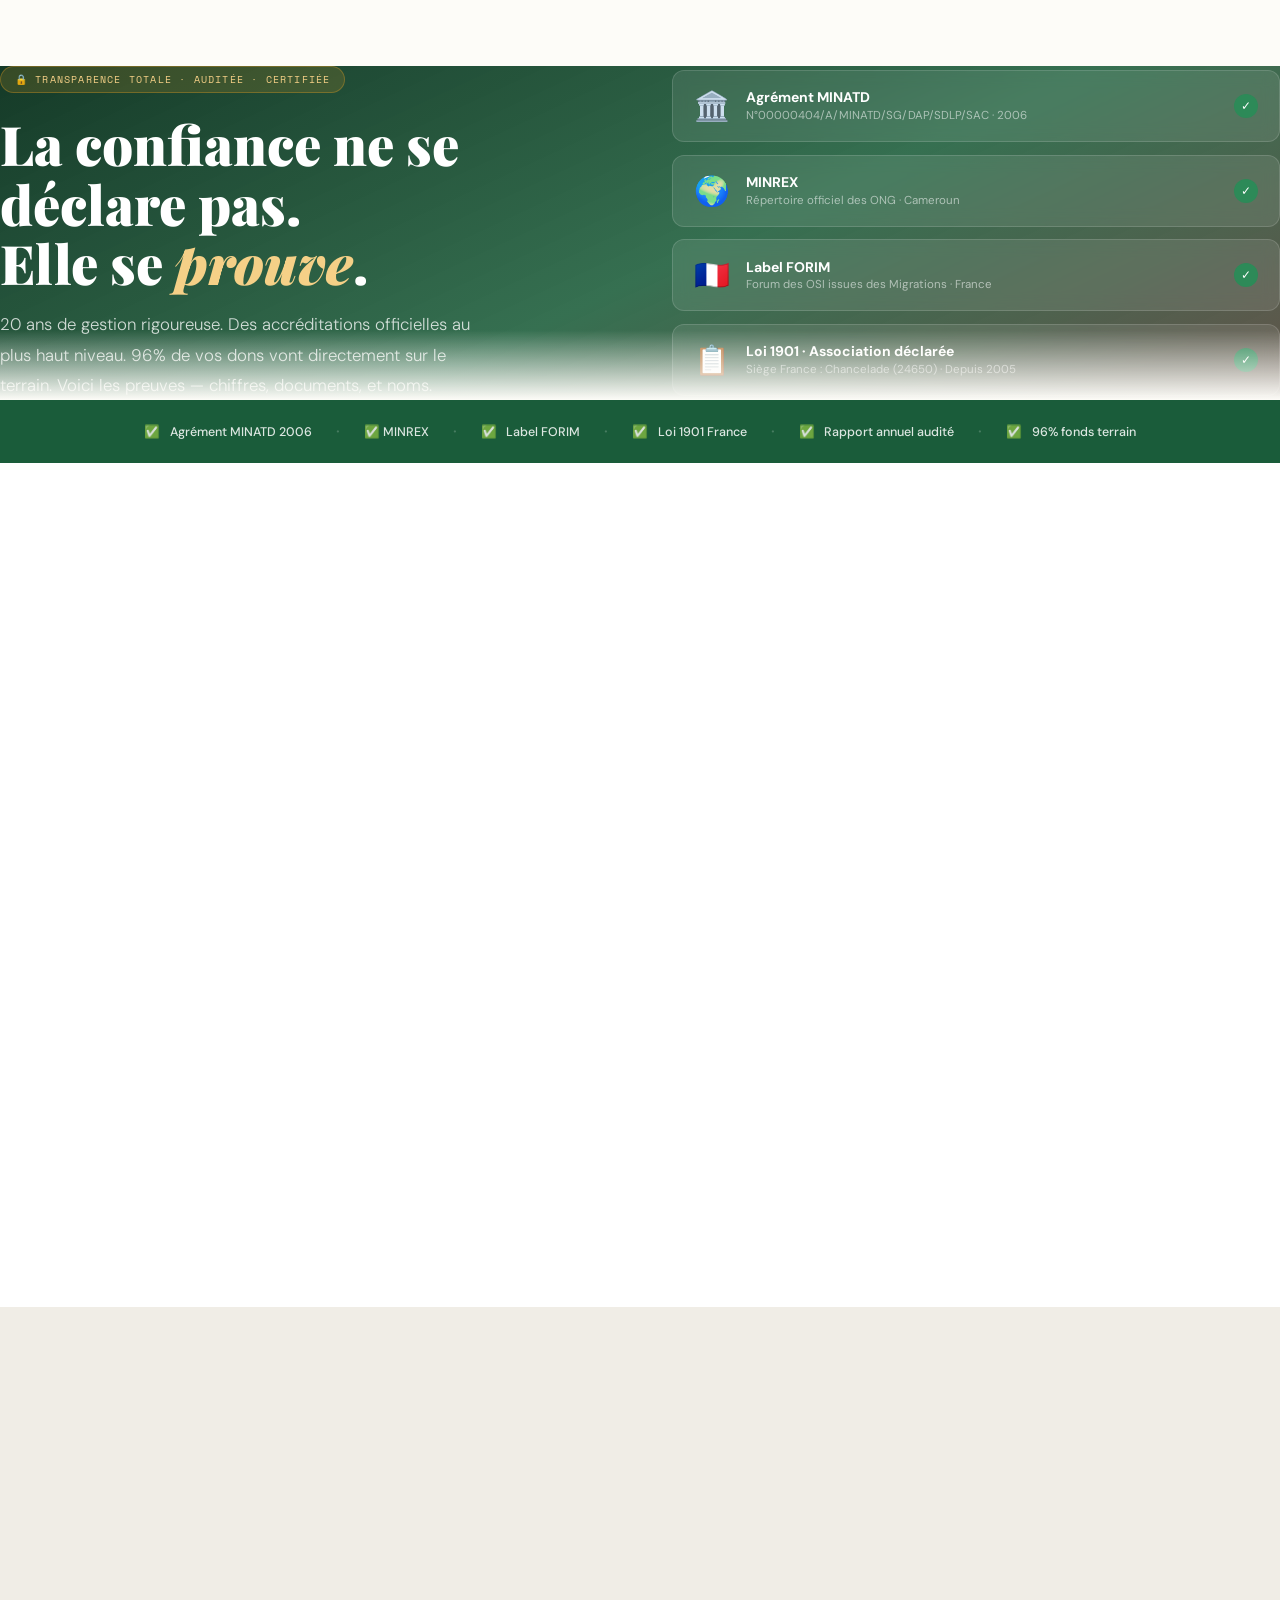
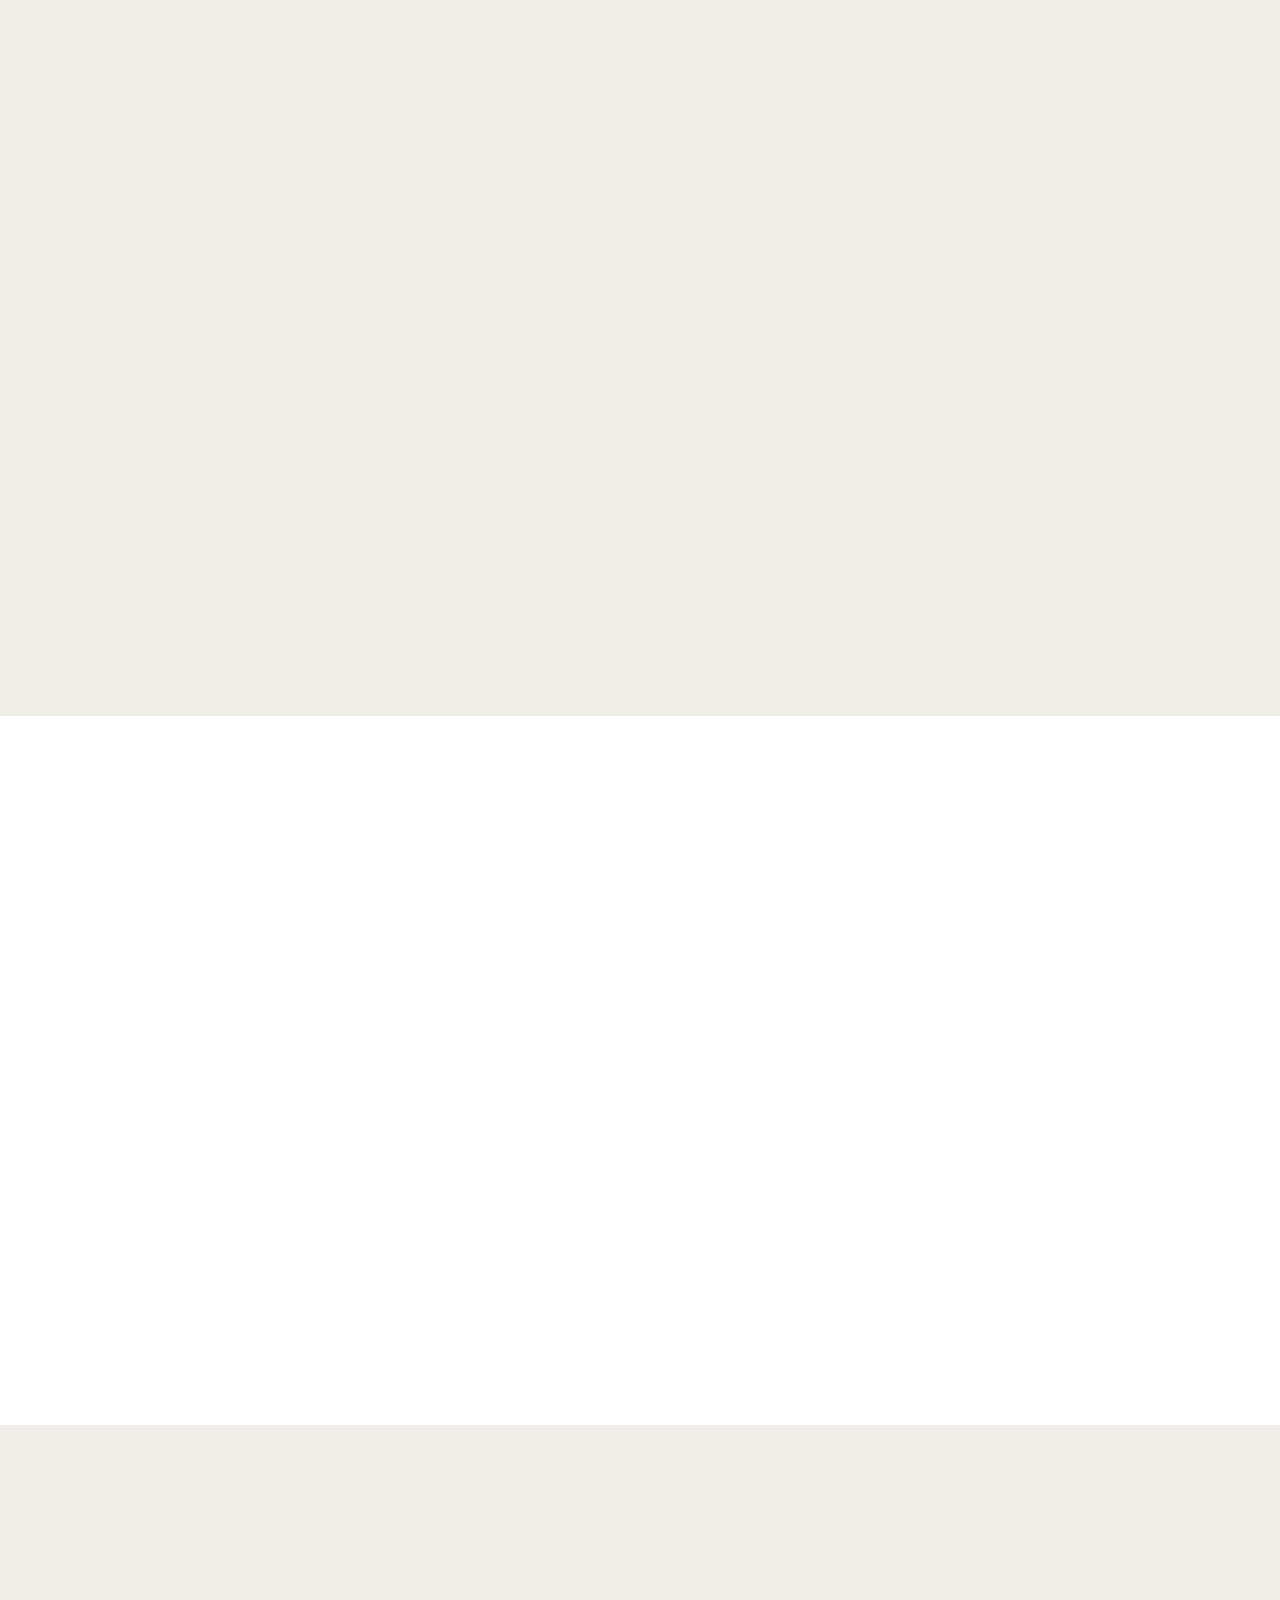
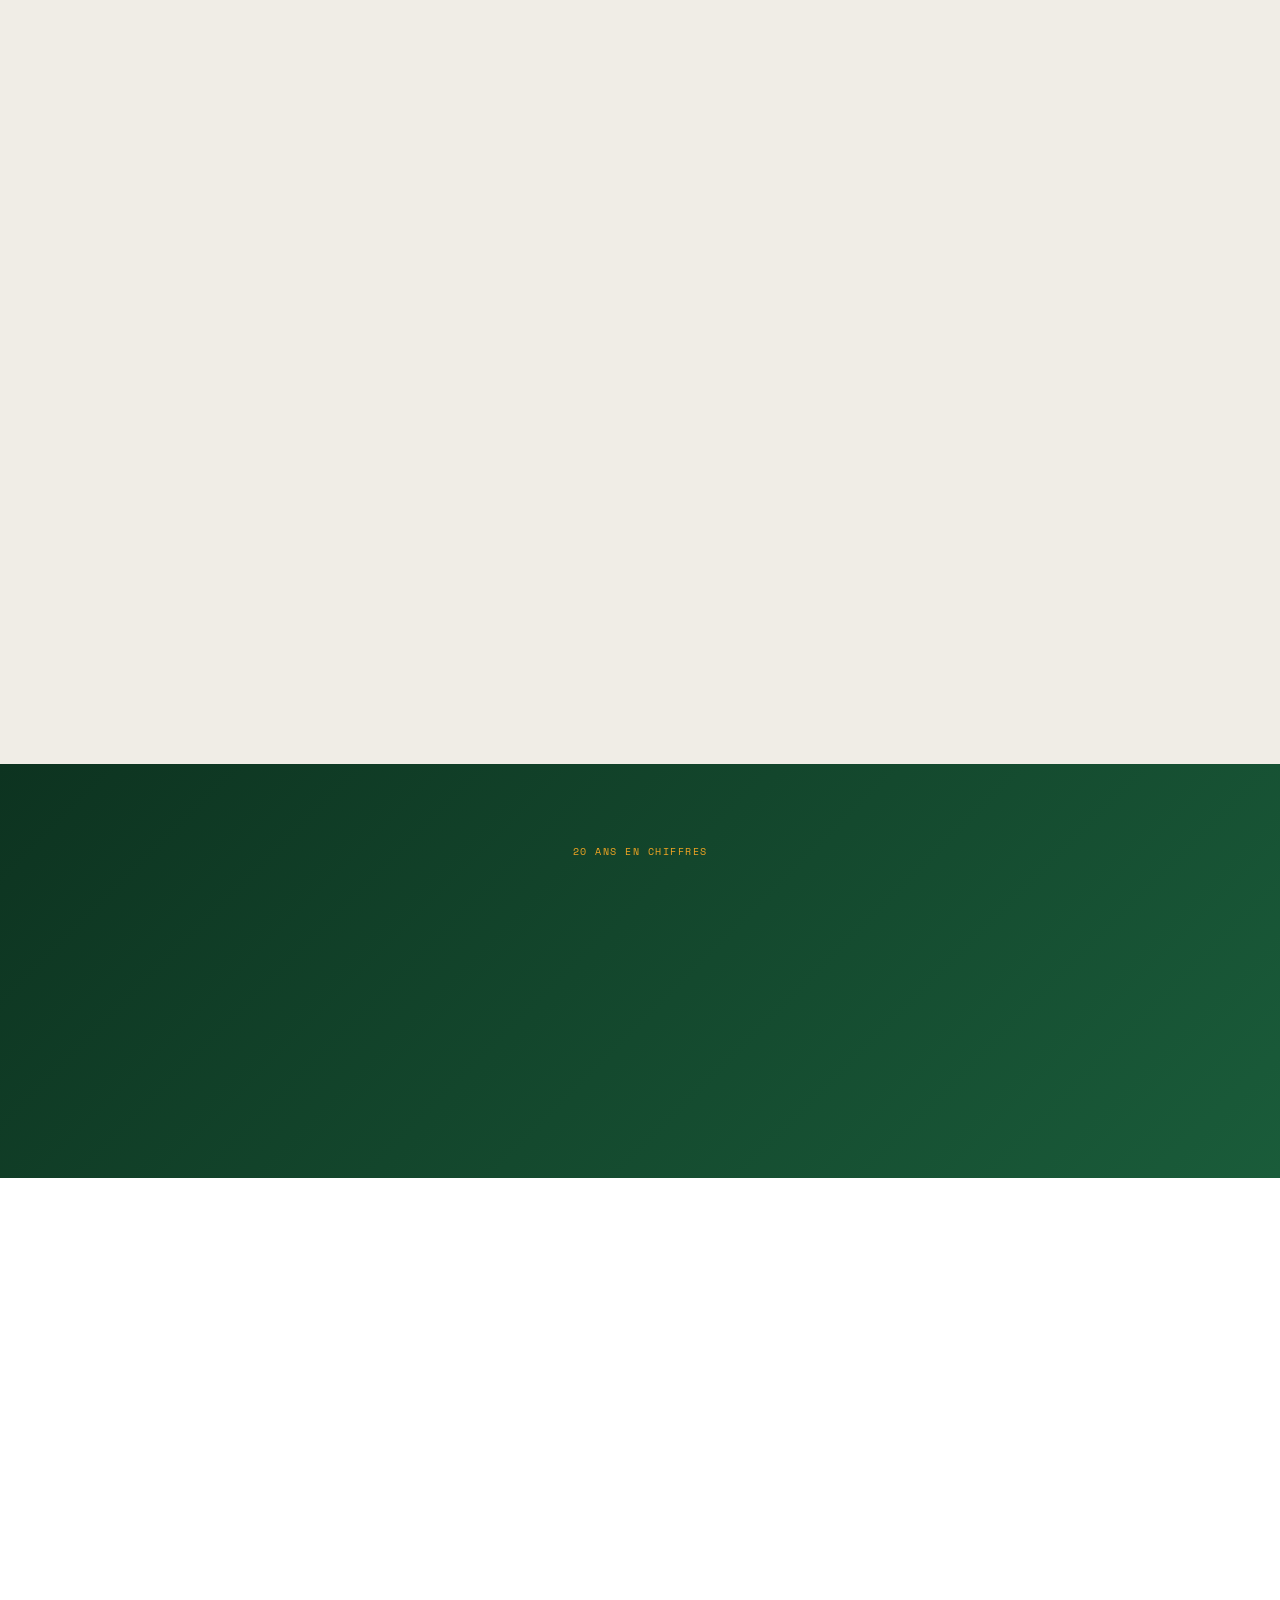
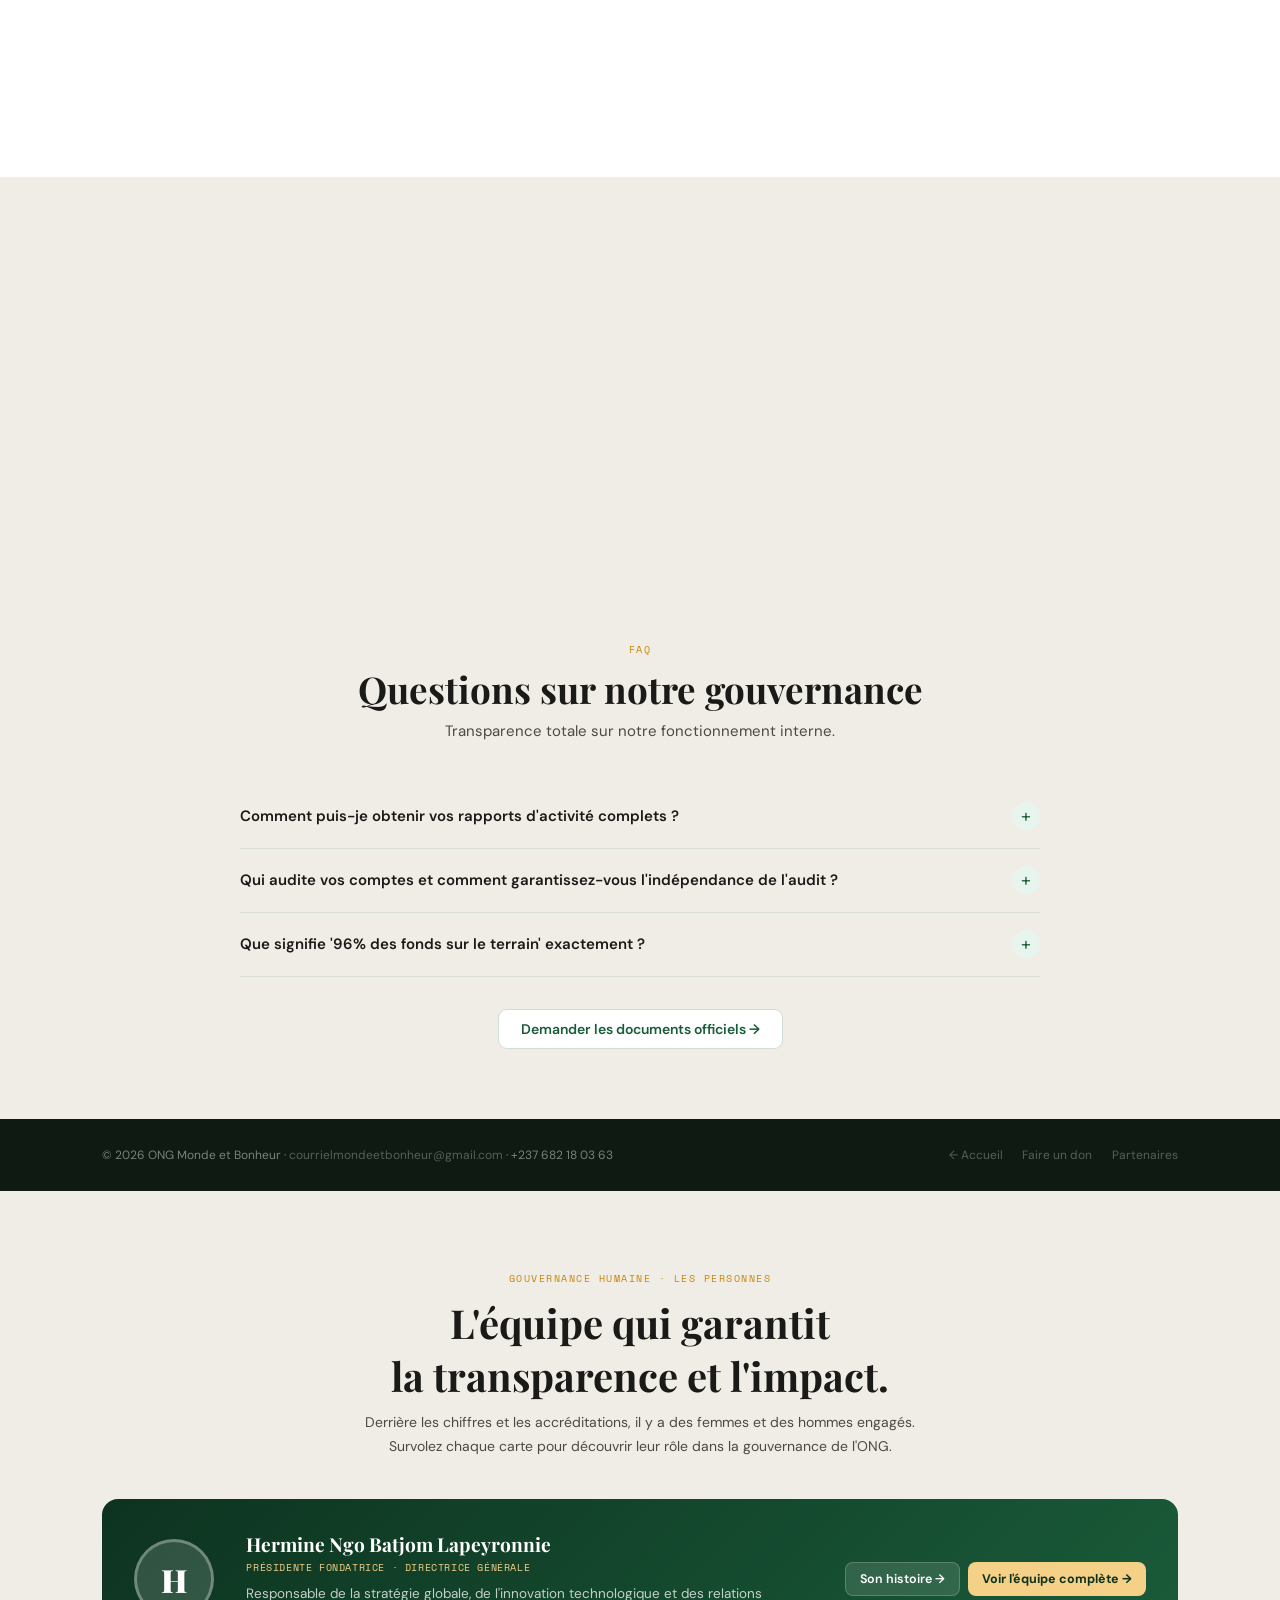
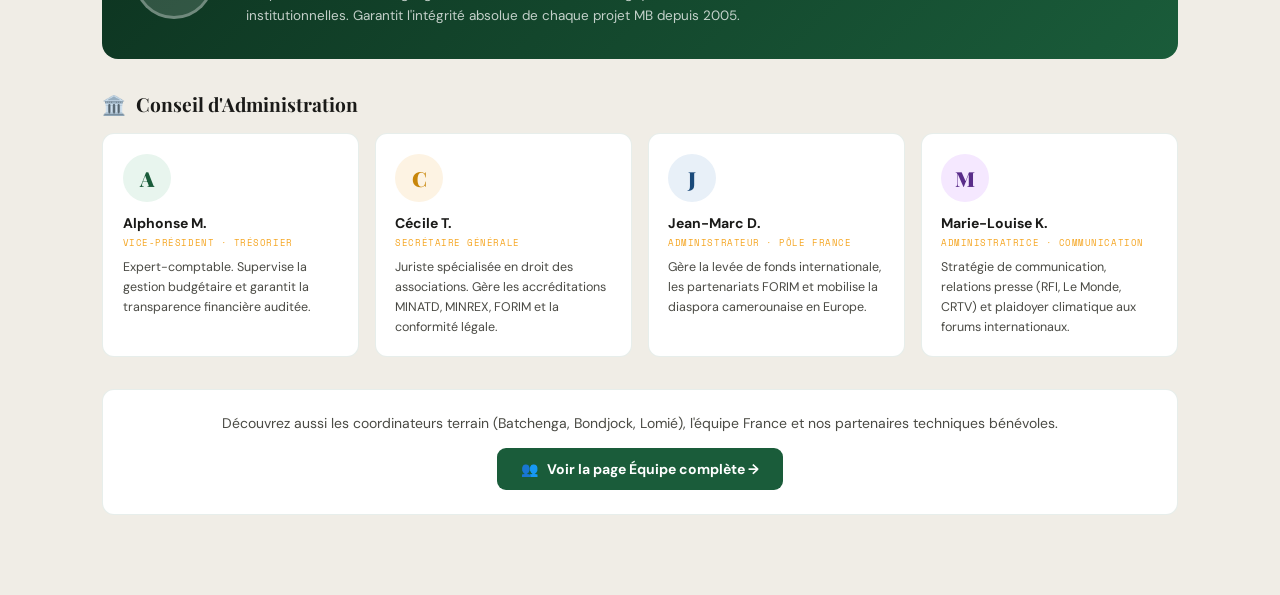
<file: gouvernance.html>
<!DOCTYPE html>
<html lang="fr" data-lang="fr">
<head>
<meta charset="UTF-8">
<meta name="viewport" content="width=device-width, initial-scale=1.0">
<title>Gouvernance & Transparence — ONG Monde et Bonheur</title>
<link rel="preconnect" href="https://fonts.googleapis.com">
<link href="https://fonts.googleapis.com/css2?family=Playfair+Display:ital,wght@0,700;0,900;1,700&family=DM+Sans:wght@300;400;500;600;700&family=Space+Mono:wght@400;700&display=swap" rel="stylesheet">
<link rel="stylesheet" href="mb-styles.css">
<style>
:root{
  --v:#1a5c3a;--vc:#2d8a58;--vp:#e8f5ee;--vd:#0d3320;
  --o:#c8860a;--oc:#f5a623;--op:#fdf3e3;
  --br:#3d2b1f;--wh:#fdfcf8;--gr:#f0ede6;
  --tx:#1a1a18;--td:#4a4a44;--tp:#8a8a82;
  --rouge:#c0392b;--haut:64px;--r:14px;
  --sh:0 4px 24px rgba(0,0,0,.08);
  --sh-lg:0 16px 60px rgba(0,0,0,.12);
}
*{margin:0;padding:0;box-sizing:border-box;}
html{scroll-behavior:smooth;}
body{font-family:'DM Sans',sans-serif;background:var(--wh);color:var(--tx);overflow-x:hidden;padding-top:var(--nav-h);}
[data-lang="fr"] .en{display:none!important;}
[data-lang="en"] .fr{display:none!important;}
a{text-decoration:none;}

/* ── HEADER ── */
.site-header{position:fixed;top:0;left:0;right:0;z-index:900;height:var(--haut);background:rgba(253,252,248,.97);backdrop-filter:blur(14px);border-bottom:1px solid rgba(26,92,58,.1);display:flex;align-items:center;justify-content:space-between;padding:0 2.5rem;}
.h-logo{display:flex;align-items:center;gap:10px;}
.h-disk{width:38px;height:38px;border-radius:50%;background:var(--v);display:flex;align-items:center;justify-content:center;font-family:'Playfair Display',serif;font-weight:900;font-size:12px;color:white;border:2px solid var(--vc);}
.h-name{font-family:'Playfair Display',serif;font-size:14px;font-weight:700;color:var(--v);}
.h-sub{font-size:10px;color:var(--tp);}
.h-right{display:flex;align-items:center;gap:.8rem;}
.lang-toggle{display:flex;background:var(--gr);border-radius:20px;padding:3px;border:1px solid rgba(26,92,58,.1);}
.lang-btn{padding:4px 11px;border-radius:16px;border:none;background:none;font-size:11px;font-weight:700;cursor:pointer;color:var(--tp);font-family:'Space Mono',monospace;transition:all .2s;}
.lang-btn.active{background:var(--v);color:white;}
.btn-don-hdr{display:flex;align-items:center;gap:6px;background:var(--rouge);color:white;padding:8px 16px;border-radius:8px;font-size:13px;font-weight:600;border:none;cursor:pointer;font-family:'DM Sans',sans-serif;transition:all .2s;}
.btn-don-hdr:hover{background:#a93226;}
.back-link{font-size:13px;color:var(--td);padding:7px 12px;border-radius:8px;border:1px solid rgba(26,92,58,.12);transition:all .2s;display:flex;align-items:center;gap:5px;}
.back-link:hover{background:var(--vp);color:var(--v);}

/* ── HERO ── */
.gov-hero{
  padding:calc(var(--haut)+70px) 8% 80px;
  background:
    linear-gradient(155deg,rgba(13,51,32,.97) 0%,rgba(26,92,58,.88) 55%,rgba(61,43,31,.8) 100%),
    url('https://images.unsplash.com/photo-1554224155-8d04cb21cd6c?w=1400&q=80') center/cover no-repeat;
  display:grid;grid-template-columns:1fr 1fr;gap:4rem;align-items:center;
  position:relative;overflow:hidden;
}
.gov-hero::after{content:'';position:absolute;bottom:0;left:0;right:0;height:70px;background:linear-gradient(transparent,var(--wh));}
.hero-badge{display:inline-flex;align-items:center;gap:7px;background:rgba(245,166,35,.15);border:1px solid rgba(245,166,35,.3);color:#f5d087;font-family:'Space Mono',monospace;font-size:10px;letter-spacing:.12em;padding:5px 14px;border-radius:20px;margin-bottom:1.3rem;}
.gov-hero h1{font-family:'Playfair Display',serif;font-size:clamp(2.2rem,4.5vw,3.4rem);font-weight:900;color:white;line-height:1.1;margin-bottom:1rem;}
.gov-hero h1 em{font-style:italic;color:#f5d087;}
.gov-hero p{font-size:clamp(.95rem,1.4vw,1.05rem);color:rgba(255,255,255,.78);line-height:1.8;font-weight:300;max-width:480px;}
/* Certifs hero */
.hero-certs{display:flex;flex-direction:column;gap:.8rem;}
.hc-item{display:flex;align-items:center;gap:1rem;background:rgba(253,252,248,.09);backdrop-filter:blur(8px);border:1px solid rgba(255,255,255,.14);border-radius:12px;padding:1rem 1.3rem;}
.hc-icon{font-size:1.8rem;flex-shrink:0;}
.hc-title{font-size:14px;font-weight:700;color:white;line-height:1.2;}
.hc-sub{font-size:11.5px;color:rgba(255,255,255,.55);margin-top:2px;}
.hc-check{margin-left:auto;width:24px;height:24px;border-radius:50%;background:var(--vc);display:flex;align-items:center;justify-content:center;font-size:12px;color:white;flex-shrink:0;}

/* ── BANDEAU CONFIANCE ── */
.confiance-band{background:var(--v);padding:1.2rem 8%;display:flex;align-items:center;justify-content:center;gap:1.5rem;flex-wrap:wrap;}
.cb-item{display:flex;align-items:center;gap:.6rem;font-size:12.5px;color:rgba(255,255,255,.85);font-weight:500;}
.cb-sep{color:rgba(255,255,255,.2);font-size:1.2rem;}

/* ── SECTION LABELS ── */
.section-lbl{font-family:'Space Mono',monospace;font-size:10px;letter-spacing:.15em;color:var(--o);text-transform:uppercase;margin-bottom:.7rem;}

/* ── RÉPARTITION DES FONDS ── */
.fonds-section{padding:80px 8%;background:white;}
.fonds-inner{max-width:1100px;margin:0 auto;}
.fonds-layout{display:grid;grid-template-columns:1fr 1fr;gap:4rem;align-items:center;margin-top:2.5rem;}

/* Donut animé */
.donut-wrap{position:relative;width:280px;height:280px;margin:0 auto;}
.donut-svg{transform:rotate(-90deg);}
.donut-center{position:absolute;top:50%;left:50%;transform:translate(-50%,-50%);text-align:center;}
.donut-num{font-family:'Playfair Display',serif;font-size:2.8rem;font-weight:900;color:var(--v);line-height:1;}
.donut-lbl{font-size:12px;color:var(--td);line-height:1.4;margin-top:4px;}

/* Légende donut */
.donut-legend{display:flex;flex-direction:column;gap:1rem;}
.dl-item{display:flex;align-items:center;gap:1rem;}
.dl-bar-wrap{flex:1;background:var(--gr);border-radius:6px;height:8px;overflow:hidden;}
.dl-bar{height:100%;border-radius:6px;transition:width 1.2s ease;}
.dl-info{min-width:60px;text-align:right;font-family:'Playfair Display',serif;font-size:1.1rem;font-weight:700;}
.dl-dot{width:14px;height:14px;border-radius:50%;flex-shrink:0;}
.dl-label{font-size:13.5px;color:var(--td);flex:1;}

/* ── ACCRÉDITATIONS ── */
.accred-section{padding:80px 8%;background:var(--gr);}
.accred-inner{max-width:1100px;margin:0 auto;}
.accred-grid{display:grid;grid-template-columns:repeat(3,1fr);gap:1.2rem;margin-top:2.5rem;}
.accred-card{background:white;border-radius:var(--r);border:1px solid rgba(26,92,58,.1);padding:2rem 1.8rem;text-align:center;transition:all .25s;box-shadow:var(--sh);}
.accred-card:hover{transform:translateY(-4px);box-shadow:var(--sh-lg);}
.accred-icon{font-size:2.5rem;margin-bottom:.8rem;}
.accred-title{font-family:'Playfair Display',serif;font-size:1.2rem;font-weight:700;margin-bottom:.4rem;}
.accred-num{font-family:'Space Mono',monospace;font-size:10px;color:var(--o);letter-spacing:.08em;margin-bottom:.7rem;}
.accred-desc{font-size:13px;color:var(--td);line-height:1.7;}
.accred-badge{display:inline-flex;align-items:center;gap:.4rem;background:var(--vp);border:1px solid rgba(26,92,58,.15);color:var(--v);font-family:'Space Mono',monospace;font-size:9px;letter-spacing:.07em;padding:4px 10px;border-radius:10px;margin-top:.8rem;}

/* ── RAPPORTS D'ACTIVITÉ ── */
.rapports-section{padding:80px 8%;background:white;}
.rapports-inner{max-width:1100px;margin:0 auto;}
.rapports-grid{display:grid;grid-template-columns:repeat(4,1fr);gap:1rem;margin-top:2.5rem;}
.rapport-card{background:white;border:1.5px solid rgba(26,92,58,.1);border-radius:var(--r);overflow:hidden;transition:all .25s;cursor:pointer;}
.rapport-card:hover{transform:translateY(-4px);box-shadow:var(--sh-lg);border-color:rgba(26,92,58,.25);}
.rc-header{padding:1.5rem 1.4rem 1rem;background:linear-gradient(135deg,var(--vd),var(--v));}
.rc-year{font-family:'Playfair Display',serif;font-size:2rem;font-weight:900;color:#f5d087;line-height:1;}
.rc-type{font-family:'Space Mono',monospace;font-size:9px;color:rgba(255,255,255,.5);letter-spacing:.1em;margin-top:3px;}
.rc-body{padding:1.1rem 1.4rem;}
.rc-highlights{list-style:none;display:flex;flex-direction:column;gap:.4rem;}
.rc-highlights li{font-size:12.5px;color:var(--td);display:flex;align-items:baseline;gap:.4rem;line-height:1.4;}
.rc-highlights li::before{content:'·';color:var(--vc);font-size:1.2rem;flex-shrink:0;}
.rc-foot{padding:.9rem 1.4rem;border-top:1px solid rgba(26,92,58,.07);display:flex;gap:.5rem;}
.rc-btn{flex:1;padding:8px;text-align:center;border-radius:7px;font-size:12px;font-weight:600;cursor:pointer;font-family:'DM Sans',sans-serif;transition:all .2s;border:none;}
.rc-btn-dl{background:var(--v);color:white;}
.rc-btn-dl:hover{background:var(--vc);}
.rc-btn-view{background:var(--vp);color:var(--v);border:1px solid rgba(26,92,58,.15);}
.rc-btn-view:hover{background:var(--v);color:white;}

/* Rapport actif (2026) */
.rapport-card.current{border-color:var(--oc);position:relative;}
.rapport-card.current::before{content:'';position:absolute;top:-1px;left:-1px;right:-1px;bottom:-1px;border-radius:var(--r);border:2px solid var(--oc);pointer-events:none;}
.rapport-card.current .rc-header{background:linear-gradient(135deg,#3d2000,#7a4500);}

/* ── GOUVERNANCE ── */
.gouvernance-section{padding:80px 8%;background:var(--gr);}
.gouv-inner{max-width:1100px;margin:0 auto;}
.gouv-grid{display:grid;grid-template-columns:1fr 1fr;gap:3rem;margin-top:2.5rem;}

/* Organigramme */
.orga-wrap{background:white;border-radius:var(--r);padding:2rem;border:1px solid rgba(26,92,58,.1);box-shadow:var(--sh);}
.orga-title{font-family:'Space Mono',monospace;font-size:10px;letter-spacing:.1em;color:var(--tp);text-transform:uppercase;text-align:center;margin-bottom:1.5rem;}
.orga-node{text-align:center;margin-bottom:1rem;}
.orga-node-box{display:inline-flex;flex-direction:column;align-items:center;background:var(--v);color:white;border-radius:10px;padding:.8rem 1.4rem;min-width:200px;}
.orga-node-box.lvl2{background:var(--vp);color:var(--v);border:1.5px solid rgba(26,92,58,.2);}
.orga-node-box.lvl3{background:white;color:var(--td);border:1px solid rgba(26,92,58,.12);font-size:12px;}
.orga-name{font-weight:700;font-size:14px;line-height:1.2;}
.orga-role{font-size:11px;opacity:.7;margin-top:2px;}
.orga-line{width:2px;height:20px;background:rgba(26,92,58,.2);margin:0 auto;}
.orga-row{display:flex;justify-content:center;gap:1rem;}
.orga-h-line{height:2px;background:rgba(26,92,58,.15);width:60%;margin:0 auto;}

/* Principes */
.principes-wrap{display:flex;flex-direction:column;gap:1rem;}
.principe-item{background:white;border-radius:var(--r);padding:1.3rem 1.5rem;border:1.5px solid rgba(26,92,58,.08);display:flex;align-items:flex-start;gap:1rem;transition:all .2s;box-shadow:var(--sh);}
.principe-item:hover{border-color:var(--vc);background:var(--vp);}
.pi-icon{font-size:1.6rem;flex-shrink:0;}
.pi-title{font-size:14px;font-weight:700;color:var(--tx);margin-bottom:.3rem;}
.pi-desc{font-size:13px;color:var(--td);line-height:1.6;}

/* ── CHIFFRES CLÉS GLOBAUX ── */
.chiffres-section{padding:80px 8%;background:linear-gradient(135deg,var(--vd),var(--v));}
.ch-inner{max-width:1100px;margin:0 auto;}
.ch-grid{display:grid;grid-template-columns:repeat(5,1fr);gap:1rem;margin-top:2.5rem;}
.ch-card{background:rgba(255,255,255,.09);border:1px solid rgba(255,255,255,.12);border-radius:var(--r);padding:1.5rem;text-align:center;transition:all .25s;}
.ch-card:hover{background:rgba(255,255,255,.16);transform:translateY(-3px);}
.ch-num{font-family:'Playfair Display',serif;font-size:2.4rem;font-weight:900;color:#f5d087;line-height:1;display:block;}
.ch-lbl{font-size:12px;color:rgba(255,255,255,.65);margin-top:.4rem;line-height:1.4;}

/* ── ENGAGEMENT QUALITÉ ── */
.engagement-section{padding:80px 8%;background:white;}
.eng-inner{max-width:1100px;margin:0 auto;}
.eng-grid{display:grid;grid-template-columns:repeat(4,1fr);gap:1rem;margin-top:2.5rem;}
.eng-card{border-radius:var(--r);padding:1.8rem;text-align:center;border:1.5px solid rgba(26,92,58,.1);transition:all .25s;}
.eng-card:hover{transform:translateY(-4px);box-shadow:var(--sh-lg);}
.eng-icon{font-size:2.2rem;margin-bottom:.8rem;}
.eng-num{font-family:'Playfair Display',serif;font-size:2rem;font-weight:900;color:var(--v);display:block;line-height:1;margin-bottom:.4rem;}
.eng-title{font-size:14px;font-weight:700;color:var(--tx);margin-bottom:.4rem;}
.eng-desc{font-size:12.5px;color:var(--td);line-height:1.6;}

/* ── CONTACT GOUVERNANCE ── */
.gov-contact{background:var(--gr);padding:60px 8%;}
.gc-inner{max-width:800px;margin:0 auto;text-align:center;}
.gc-inner h2{font-family:'Playfair Display',serif;font-size:clamp(1.8rem,3vw,2.4rem);font-weight:700;margin-bottom:.8rem;}
.gc-inner p{font-size:15px;color:var(--td);line-height:1.8;margin-bottom:2rem;}
.gc-btns{display:flex;justify-content:center;gap:1rem;flex-wrap:wrap;}
.btn-v{display:inline-flex;align-items:center;gap:.5rem;background:var(--v);color:white;padding:13px 26px;border-radius:9px;font-size:14px;font-weight:700;cursor:pointer;border:none;font-family:'DM Sans',sans-serif;transition:all .25s;}
.btn-v:hover{background:var(--vc);transform:translateY(-2px);}
.btn-sec{display:inline-flex;align-items:center;gap:.5rem;background:white;color:var(--v);padding:13px 26px;border-radius:9px;font-size:14px;font-weight:600;cursor:pointer;border:1.5px solid rgba(26,92,58,.2);font-family:'DM Sans',sans-serif;transition:all .25s;}
.btn-sec:hover{background:var(--vp);transform:translateY(-2px);}

/* ── FOOTER ── */
.mini-footer{background:#0f1a12;color:rgba(255,255,255,.45);padding:28px 8%;display:flex;justify-content:space-between;align-items:center;flex-wrap:wrap;gap:.8rem;font-size:12px;}
.mini-footer a{color:rgba(255,255,255,.3);}

/* Reveal */
.reveal{opacity:0;transform:translateY(20px);transition:opacity .5s ease,transform .5s ease;}
.reveal.visible{opacity:1;transform:none;}

/* Responsive */
@media(max-width:960px){
  .gov-hero{grid-template-columns:1fr;}.hero-certs{display:none;}
  .fonds-layout{grid-template-columns:1fr;}
  .accred-grid{grid-template-columns:1fr 1fr;}
  .rapports-grid{grid-template-columns:1fr 1fr;}
  .gouv-grid{grid-template-columns:1fr;}
  .ch-grid{grid-template-columns:repeat(3,1fr);}
  .eng-grid{grid-template-columns:1fr 1fr;}
}
@media(max-width:600px){
  .accred-grid{grid-template-columns:1fr;}
  .rapports-grid{grid-template-columns:1fr 1fr;}
  .ch-grid{grid-template-columns:1fr 1fr;}
  .eng-grid{grid-template-columns:1fr 1fr;}
  :root{--haut:56px;}
}
</style>
</head>
<body>

<!-- HEADER -->


<!-- HERO -->
<section class="gov-hero">
  <div>
    <div class="hero-badge">🔒 <span class="fr">TRANSPARENCE TOTALE · AUDITÉE · CERTIFIÉE</span><span class="en">TOTAL TRANSPARENCY · AUDITED · CERTIFIED</span></div>
    <h1 class="fr">La confiance ne se déclare pas.<br>Elle se <em>prouve</em>.</h1>
    <h1 class="en">Trust is not declared.<br>It is <em>proven</em>.</h1>
    <p class="fr">20 ans de gestion rigoureuse. Des accréditations officielles au plus haut niveau. 96% de vos dons vont directement sur le terrain. Voici les preuves — chiffres, documents, et noms.</p>
    <p class="en">20 years of rigorous management. Official accreditations at the highest level. 96% of your donations go directly to the field. Here is the proof — figures, documents, and names.</p>
  </div>
  <div class="hero-certs">
    <div class="hc-item">
      <div class="hc-icon">🏛️</div>
      <div><div class="hc-title fr">Agrément MINATD</div><div class="hc-title en">MINATD Approval</div><div class="hc-sub">N°00000404/A/MINATD/SG/DAP/SDLP/SAC · 2006</div></div>
      <div class="hc-check">✓</div>
    </div>
    <div class="hc-item">
      <div class="hc-icon">🌍</div>
      <div><div class="hc-title">MINREX</div><div class="hc-sub fr">Répertoire officiel des ONG · Cameroun</div><div class="hc-sub en">Official NGO registry · Cameroon</div></div>
      <div class="hc-check">✓</div>
    </div>
    <div class="hc-item">
      <div class="hc-icon">🇫🇷</div>
      <div><div class="hc-title fr">Label FORIM</div><div class="hc-title en">FORIM Label</div><div class="hc-sub fr">Forum des OSI issues des Migrations · France</div><div class="hc-sub en">Forum of Migrant-Led Development Orgs · France</div></div>
      <div class="hc-check">✓</div>
    </div>
    <div class="hc-item">
      <div class="hc-icon">📋</div>
      <div><div class="hc-title fr">Loi 1901 · Association déclarée</div><div class="hc-title en">Law 1901 · Registered Association</div><div class="hc-sub fr">Siège France : Chancelade (24650) · Depuis 2005</div><div class="hc-sub en">France HQ: Chancelade (24650) · Since 2005</div></div>
      <div class="hc-check">✓</div>
    </div>
  </div>
</section>

<!-- BANDEAU CONFIANCE -->
<div class="confiance-band">
  <div class="cb-item">✅ <span class="fr">Agrément MINATD 2006</span><span class="en">MINATD Approval 2006</span></div>
  <span class="cb-sep">·</span>
  <div class="cb-item">✅ MINREX</div>
  <span class="cb-sep">·</span>
  <div class="cb-item">✅ <span class="fr">Label FORIM</span><span class="en">FORIM Label</span></div>
  <span class="cb-sep">·</span>
  <div class="cb-item">✅ <span class="fr">Loi 1901 France</span><span class="en">French Law 1901</span></div>
  <span class="cb-sep">·</span>
  <div class="cb-item">✅ <span class="fr">Rapport annuel audité</span><span class="en">Annual audited report</span></div>
  <span class="cb-sep">·</span>
  <div class="cb-item">✅ <span class="fr">96% fonds terrain</span><span class="en">96% field funds</span></div>
</div>

<!-- RÉPARTITION DES FONDS -->
<section class="fonds-section" id="fonds">
  <div class="fonds-inner">
    <div class="section-lbl reveal"><span class="fr">TRAÇABILITÉ FINANCIÈRE · EXERCICE 2022–2025</span><span class="en">FINANCIAL TRACEABILITY · 2022–2025</span></div>
    <h2 class="reveal" style="font-family:'Playfair Display',serif;font-size:clamp(1.8rem,3vw,2.5rem);font-weight:700;line-height:1.2;margin-bottom:.5rem">
      <span class="fr">Où va votre argent ?<br>Exactement là où nous le promettons.</span>
      <span class="en">Where does your money go?<br>Exactly where we promise.</span>
    </h2>
    <p class="reveal" style="font-size:15px;color:var(--td);line-height:1.8;max-width:600px;margin-bottom:0">
      <span class="fr">Monde et Bonheur publie chaque année la répartition précise de ses dépenses. Voici la moyenne consolidée sur les 3 derniers exercices, certifiée par notre commissaire aux comptes.</span>
      <span class="en">Monde et Bonheur publishes the precise breakdown of its expenditure every year. Here is the consolidated average over the last 3 financial years, certified by our auditor.</span>
    </p>
    <div class="fonds-layout">

      <!-- Donut SVG animé -->
      <div>
        <div class="donut-wrap reveal">
          <svg class="donut-svg" width="280" height="280" viewBox="0 0 280 280" id="donut-svg">
            <!-- Cercle fond -->
            <circle cx="140" cy="140" r="110" fill="none" stroke="var(--gr)" stroke-width="28"/>
            <!-- Arc 96% terrain (vert) -->
            <circle cx="140" cy="140" r="110" fill="none" stroke="var(--vc)" stroke-width="28"
              stroke-dasharray="0 691.15" id="arc-terrain"
              stroke-linecap="round"/>
            <!-- Arc 3% fonctionnement (orange) -->
            <circle cx="140" cy="140" r="110" fill="none" stroke="var(--oc)" stroke-width="28"
              stroke-dasharray="0 691.15" id="arc-fonct"
              stroke-linecap="round"/>
            <!-- Arc 1% comm (brun) -->
            <circle cx="140" cy="140" r="110" fill="none" stroke="#a08060" stroke-width="28"
              stroke-dasharray="0 691.15" id="arc-comm"
              stroke-linecap="round"/>
          </svg>
          <div class="donut-center">
            <div class="donut-num" id="donut-pct">0%</div>
            <div class="donut-lbl fr">des fonds<br>sur le terrain</div>
            <div class="donut-lbl en">of funds<br>to the field</div>
          </div>
        </div>
      </div>

      <!-- Légende -->
      <div class="donut-legend reveal">
        <div style="font-family:'Playfair Display',serif;font-size:1.4rem;font-weight:700;margin-bottom:1.2rem">
          <span class="fr">Répartition des dépenses</span>
          <span class="en">Expenditure breakdown</span>
        </div>

        <div class="dl-item">
          <div class="dl-dot" style="background:var(--vc)"></div>
          <div class="dl-label">
            <div style="font-weight:700;font-size:14px;color:var(--tx)" class="fr">Projets terrain &amp; bénéficiaires</div>
            <div style="font-weight:700;font-size:14px;color:var(--tx)" class="en">Field projects &amp; beneficiaries</div>
            <div style="font-size:12px;color:var(--tp)" class="fr">Cuisinières, école, biogaz, MetaScript, santé…</div>
            <div style="font-size:12px;color:var(--tp)" class="en">Cookers, school, biogas, MetaScript, health…</div>
          </div>
          <div class="dl-bar-wrap"><div class="dl-bar" style="background:var(--vc);width:0" id="bar-terrain"></div></div>
          <div class="dl-info" style="color:var(--vc)">96%</div>
        </div>

        <div class="dl-item">
          <div class="dl-dot" style="background:var(--oc)"></div>
          <div class="dl-label">
            <div style="font-weight:700;font-size:14px;color:var(--tx)" class="fr">Fonctionnement &amp; coordination</div>
            <div style="font-weight:700;font-size:14px;color:var(--tx)" class="en">Operations &amp; coordination</div>
            <div style="font-size:12px;color:var(--tp)" class="fr">Loyers, déplacements, gestion administrative</div>
            <div style="font-size:12px;color:var(--tp)" class="en">Rent, travel, administrative management</div>
          </div>
          <div class="dl-bar-wrap"><div class="dl-bar" style="background:var(--oc);width:0" id="bar-fonct"></div></div>
          <div class="dl-info" style="color:var(--oc)">3%</div>
        </div>

        <div class="dl-item">
          <div class="dl-dot" style="background:#a08060"></div>
          <div class="dl-label">
            <div style="font-weight:700;font-size:14px;color:var(--tx)" class="fr">Communication &amp; plaidoyer</div>
            <div style="font-weight:700;font-size:14px;color:var(--tx)" class="en">Communication &amp; advocacy</div>
            <div style="font-size:12px;color:var(--tp)" class="fr">Site web, rapports, représentation institutionnelle</div>
            <div style="font-size:12px;color:var(--tp)" class="en">Website, reports, institutional representation</div>
          </div>
          <div class="dl-bar-wrap"><div class="dl-bar" style="background:#a08060;width:0" id="bar-comm"></div></div>
          <div class="dl-info" style="color:#a08060">1%</div>
        </div>

        <div style="margin-top:1.2rem;padding:1rem;background:var(--vp);border-radius:10px;border:1px solid rgba(26,92,58,.12)">
          <div style="font-size:13px;color:var(--td);line-height:1.7" class="fr">
            ℹ️ <strong>Principe sacré MB :</strong> 100% des bénéfices générés par nos activités sociales (vente de cuisinières, licences MetaScript) sont réinvestis dans la mission sociale.
          </div>
          <div style="font-size:13px;color:var(--td);line-height:1.7" class="en">
            ℹ️ <strong>MB's sacred principle:</strong> 100% of profits generated by our social business activities (cooker sales, MetaScript licences) are reinvested into the social mission.
          </div>
        </div>
      </div>
    </div>
  </div>
</section>

<!-- ACCRÉDITATIONS -->
<section class="accred-section" id="accred">
  <div class="accred-inner">
    <div class="section-lbl reveal"><span class="fr">ACCRÉDITATIONS OFFICIELLES</span><span class="en">OFFICIAL ACCREDITATIONS</span></div>
    <h2 class="reveal" style="font-family:'Playfair Display',serif;font-size:clamp(1.8rem,3vw,2.4rem);font-weight:700;line-height:1.2">
      <span class="fr">Reconnue aux plus hauts niveaux<br>institutionnels — France &amp; Cameroun</span>
      <span class="en">Recognised at the highest institutional<br>levels — France &amp; Cameroon</span>
    </h2>
    <div class="accred-grid">

      <div class="accred-card reveal">
        <div class="accred-icon">🏛️</div>
        <div class="accred-title">MINATD</div>
        <div class="accred-num">N°00000404/A/MINATD/SG/DAP/SDLP/SAC</div>
        <div class="accred-desc fr">Ministère de l'Administration Territoriale du Cameroun. ONG agréée depuis 2006 — première accréditation officielle de Monde et Bonheur sur le sol camerounais.</div>
        <div class="accred-desc en">Ministry of Territorial Administration of Cameroon. NGO approved since 2006 — Monde et Bonheur's first official accreditation on Cameroonian soil.</div>
        <div class="accred-badge">✓ <span class="fr">VALIDE DEPUIS 2006</span><span class="en">VALID SINCE 2006</span></div>
      </div>

      <div class="accred-card reveal">
        <div class="accred-icon">🌍</div>
        <div class="accred-title">MINREX</div>
        <div class="accred-num fr">RÉPERTOIRE OFFICIEL DES ONG</div>
        <div class="accred-num en">OFFICIAL NGO REGISTRY</div>
        <div class="accred-desc fr">Ministère des Relations Extérieures du Cameroun. Inscription au répertoire officiel garantissant notre légitimité diplomatique et notre capacité à opérer avec les partenaires internationaux.</div>
        <div class="accred-desc en">Ministry of External Relations of Cameroon. Registration in the official registry guaranteeing our diplomatic legitimacy and capacity to operate with international partners.</div>
        <div class="accred-badge">✓ <span class="fr">DIPLOMATIE OFFICIELLE</span><span class="en">OFFICIAL DIPLOMACY</span></div>
      </div>

      <div class="accred-card reveal">
        <div class="accred-icon">🇫🇷</div>
        <div class="accred-title">FORIM</div>
        <div class="accred-num fr">LABEL SOLIDARITÉ INTERNATIONALE</div>
        <div class="accred-num en">INTERNATIONAL SOLIDARITY LABEL</div>
        <div class="accred-desc fr">Forum des Organisations de Solidarité Internationale issues des Migrations. Label garantissant notre expertise reconnue en gestion de projets migratoires et de co-développement diaspora-pays d'origine.</div>
        <div class="accred-desc en">Forum of International Solidarity Organisations from Migration. Label certifying our recognised expertise in managing migration projects and diaspora/origin-country co-development.</div>
        <div class="accred-badge">✓ <span class="fr">LABEL CO-DÉVELOPPEMENT</span><span class="en">CO-DEVELOPMENT LABEL</span></div>
      </div>

      <div class="accred-card reveal">
        <div class="accred-icon">📋</div>
        <div class="accred-title fr">Loi 1901 · France</div>
        <div class="accred-title en">French Law 1901</div>
        <div class="accred-num fr">ASSOCIATION DE SOLIDARITÉ INTERNATIONALE</div>
        <div class="accred-num en">INTERNATIONAL SOLIDARITY ASSOCIATION</div>
        <div class="accred-desc fr">Déclarée en France depuis le 16 novembre 2005. Siège social : 3 Clos des Chabrats, 24650 Chancelade. Confère le droit d'émettre des reçus fiscaux (déduction 66% en France).</div>
        <div class="accred-desc en">Registered in France since 16 November 2005. Registered office: 3 Clos des Chabrats, 24650 Chancelade. Grants the right to issue tax receipts (66% deduction in France).</div>
        <div class="accred-badge">✓ <span class="fr">REÇUS FISCAUX LÉGAUX</span><span class="en">LEGAL TAX RECEIPTS</span></div>
      </div>

      <div class="accred-card reveal">
        <div class="accred-icon">🌱</div>
        <div class="accred-title fr">Fonds Verts · En cours</div>
        <div class="accred-title en">Green Funds · In Progress</div>
        <div class="accred-num fr">GCF · FONDS VERT POUR LE CLIMAT</div>
        <div class="accred-num en">GCF · GREEN CLIMATE FUND</div>
        <div class="accred-desc fr">Positionnement stratégique pour l'accréditation auprès du Fonds Vert pour le Climat (GCF) et participation aux Conférences des Parties (COP). Processus engagé en 2025.</div>
        <div class="accred-desc en">Strategic positioning for accreditation with the Green Climate Fund (GCF) and participation in Conferences of the Parties (COP). Process initiated in 2025.</div>
        <div class="accred-badge" style="background:var(--op);color:var(--o);border-color:rgba(200,134,10,.2)">⏳ <span class="fr">EN COURS 2025–2026</span><span class="en">IN PROGRESS 2025–2026</span></div>
      </div>

      <div class="accred-card reveal">
        <div class="accred-icon">🔬</div>
        <div class="accred-title fr">Audit Financier Annuel</div>
        <div class="accred-title en">Annual Financial Audit</div>
        <div class="accred-num fr">COMMISSAIRE AUX COMPTES INDÉPENDANT</div>
        <div class="accred-num en">INDEPENDENT CERTIFIED AUDITOR</div>
        <div class="accred-desc fr">Chaque exercice fait l'objet d'un audit par un commissaire aux comptes indépendant et agréé. Les rapports sont disponibles sur demande et communiqués aux partenaires financeurs.</div>
        <div class="accred-desc en">Each financial year is audited by an independent certified accountant. Reports are available on request and communicated to financial partners.</div>
        <div class="accred-badge">✓ <span class="fr">AUDIT ANNUEL</span><span class="en">ANNUAL AUDIT</span></div>
      </div>

    </div>
  </div>
</section>

<!-- RAPPORTS D'ACTIVITÉ -->
<section class="rapports-section" id="rapports">
  <div class="rapports-inner">
    <div class="section-lbl reveal"><span class="fr">RAPPORTS D'ACTIVITÉ · TÉLÉCHARGEABLES</span><span class="en">ACTIVITY REPORTS · DOWNLOADABLE</span></div>
    <h2 class="reveal" style="font-family:'Playfair Display',serif;font-size:clamp(1.8rem,3vw,2.4rem);font-weight:700;line-height:1.2;margin-bottom:.5rem">
      <span class="fr">20 ans d'actions documentées.</span>
      <span class="en">20 years of documented actions.</span>
    </h2>
    <p class="reveal" style="font-size:15px;color:var(--td);line-height:1.8;max-width:600px;margin-bottom:0">
      <span class="fr">Chaque rapport détaille les projets réalisés, les bénéficiaires touchés, et les dépenses engagées. La transparence n'est pas optionnelle chez Monde et Bonheur.</span>
      <span class="en">Each report details the projects completed, beneficiaries reached, and expenditure incurred. Transparency is not optional at Monde et Bonheur.</span>
    </p>
    <div class="rapports-grid">

      <div class="rapport-card reveal">
        <div class="rc-header">
          <div class="rc-year">2026</div>
          <div class="rc-type fr">RAPPORT EN COURS · GALA IMPACT</div>
          <div class="rc-type en">ONGOING REPORT · IMPACT GALA</div>
        </div>
        <div class="rc-body">
          <ul class="rc-highlights">
            <li class="fr">Industrialisation 4 technologies Green-Tech</li>
            <li class="en">Industrialisation of 4 Green-Tech innovations</li>
            <li class="fr">Objectif Gala : 500M FCFA — Novembre 2026</li>
            <li class="en">Gala target: 500M FCFA — November 2026</li>
            <li class="fr">Déploiement panafricain 7 pays lancé</li>
            <li class="en">Pan-African deployment in 7 countries launched</li>
          </ul>
        </div>
        <div class="rc-foot">
          <button class="rc-btn rc-btn-view" onclick="location.href='partenaires.html'">
            <span class="fr">Rejoindre</span><span class="en">Join</span>
          </button>
        </div>
      </div>

      <div class="rapport-card current reveal">
        <div class="rc-header">
          <div class="rc-year">2022</div>
          <div class="rc-type fr">RAPPORT ANNUEL · AUDITÉ</div>
          <div class="rc-type en">ANNUAL REPORT · AUDITED</div>
        </div>
        <div class="rc-body">
          <ul class="rc-highlights">
            <li class="fr">Déploiement MetaScript dans 12 lycées pilotes</li>
            <li class="en">MetaScript deployed in 12 pilot schools</li>
            <li class="fr">Séchoir Flash coopérative Batchenga opérationnel</li>
            <li class="en">Batchenga cooperative Flash Dryer operational</li>
            <li class="fr">10 000+ bénéficiaires cumulés documentés</li>
            <li class="en">10,000+ cumulative beneficiaries documented</li>
            <li class="fr">Ambulance remise aux Sapeurs-Pompiers</li>
            <li class="en">Ambulance donated to Fire Brigade</li>
          </ul>
        </div>
        <div class="rc-foot">
          <button class="rc-btn rc-btn-dl" onclick="alert('Rapport 2022 disponible sur demande : courrielmondeetbonheur@gmail.com')">
            📥 <span class="fr">Télécharger</span><span class="en">Download</span>
          </button>
        </div>
      </div>

      <div class="rapport-card reveal">
        <div class="rc-header">
          <div class="rc-year" style="font-size:1.6rem">2013<br>–2014</div>
          <div class="rc-type fr">RAPPORT BIENNAL</div>
          <div class="rc-type en">BIENNIAL REPORT</div>
        </div>
        <div class="rc-body">
          <ul class="rc-highlights">
            <li class="fr">École Pygmées Baka (Lomié / Abakoum)</li>
            <li class="en">Baka Pygmies School (Lomié / Abakoum)</li>
            <li class="fr">40 → 100+ élèves réguliers documentés</li>
            <li class="en">40 → 100+ regular pupils documented</li>
            <li class="fr">Lycée de Bondjock — fondations construites</li>
            <li class="en">Bondjock High School — foundations built</li>
          </ul>
        </div>
        <div class="rc-foot">
          <button class="rc-btn rc-btn-dl" onclick="alert('Rapport 2013-14 disponible sur demande : courrielmondeetbonheur@gmail.com')">
            📥 <span class="fr">Télécharger</span><span class="en">Download</span>
          </button>
        </div>
      </div>

      <div class="rapport-card reveal">
        <div class="rc-header">
          <div class="rc-year" style="font-size:1.4rem">Triennale<br>2006–09</div>
          <div class="rc-type fr">RAPPORT FONDATEUR</div>
          <div class="rc-type en">FOUNDING REPORT</div>
        </div>
        <div class="rc-body">
          <ul class="rc-highlights">
            <li class="fr">Fondation EFEACAM → Monde et Bonheur</li>
            <li class="en">Foundation EFEACAM → Monde et Bonheur</li>
            <li class="fr">Premiers projets humanitaires d'urgence</li>
            <li class="en">First emergency humanitarian projects</li>
            <li class="fr">Structuration CUMA Batchenga</li>
            <li class="en">Batchenga CUMA structuring</li>
            <li class="fr">Pivot vers le développement durable</li>
            <li class="en">Pivot to sustainable development</li>
          </ul>
        </div>
        <div class="rc-foot">
          <button class="rc-btn rc-btn-dl" onclick="alert('Triennale disponible sur demande : courrielmondeetbonheur@gmail.com')">
            📥 <span class="fr">Télécharger</span><span class="en">Download</span>
          </button>
        </div>
      </div>

    </div>
  </div>
</section>

<!-- GOUVERNANCE INTERNE -->
<section class="gouvernance-section">
  <div class="gouv-inner">
    <div class="section-lbl reveal"><span class="fr">STRUCTURE DE GOUVERNANCE</span><span class="en">GOVERNANCE STRUCTURE</span></div>
    <h2 class="reveal" style="font-family:'Playfair Display',serif;font-size:clamp(1.8rem,3vw,2.4rem);font-weight:700;line-height:1.2;margin-bottom:0">
      <span class="fr">Qui décide. Qui contrôle.<br>Qui rend des comptes.</span>
      <span class="en">Who decides. Who controls.<br>Who is accountable.</span>
    </h2>
    <div class="gouv-grid">

      <!-- Organigramme -->
      <div class="orga-wrap reveal">
        <div class="orga-title fr">ORGANIGRAMME SIMPLIFIÉ</div>
        <div class="orga-title en">SIMPLIFIED ORGANISATION CHART</div>

        <div class="orga-node">
          <div class="orga-node-box">
            <div class="orga-name">Assemblée Générale</div>
            <div class="orga-role fr">Membres · Souveraineté suprême</div>
            <div class="orga-role en">Members · Supreme sovereignty</div>
          </div>
        </div>
        <div class="orga-line"></div>
        <div class="orga-node">
          <div class="orga-node-box">
            <div class="orga-name">Conseil d'Administration</div>
            <div class="orga-role fr">Stratégie · Contrôle · Validation</div>
            <div class="orga-role en">Strategy · Control · Approval</div>
          </div>
        </div>
        <div class="orga-line"></div>
        <div class="orga-node">
          <div class="orga-node-box" style="background:var(--oc);border-color:var(--o)">
            <div class="orga-name">Hermine Ngo Batjom</div>
            <div class="orga-role fr">Présidente Fondatrice · Direction Générale</div>
            <div class="orga-role en">Founding President · General Management</div>
          </div>
        </div>
        <div class="orga-line"></div>
        <div class="orga-h-line"></div>
        <div style="height:.5rem"></div>
        <div class="orga-row">
          <div class="orga-node-box lvl2" style="min-width:120px;padding:.6rem .9rem">
            <div class="orga-name" style="font-size:12px" class="fr">Pôle France</div>
            <div class="orga-role" style="font-size:10px">Chancelade · 24650</div>
          </div>
          <div class="orga-node-box lvl2" style="min-width:120px;padding:.6rem .9rem">
            <div class="orga-name" style="font-size:12px" class="fr">Pôle Cameroun</div>
            <div class="orga-role" style="font-size:10px">Yaoundé · BP 17663</div>
          </div>
          <div class="orga-node-box lvl2" style="min-width:120px;padding:.6rem .9rem">
            <div class="orga-name" style="font-size:12px" class="fr">Audit Externe</div>
            <div class="orga-role" style="font-size:10px">Commissaire indépendant</div>
          </div>
        </div>
      </div>

      <!-- Principes -->
      <div class="principes-wrap reveal">
        <div style="font-family:'Playfair Display',serif;font-size:1.2rem;font-weight:700;margin-bottom:1rem">
          <span class="fr">Nos principes de gouvernance</span>
          <span class="en">Our governance principles</span>
        </div>

        <div class="principe-item">
          <div class="pi-icon">🔒</div>
          <div>
            <div class="pi-title fr">Séparation des pouvoirs</div><div class="pi-title en">Separation of powers</div>
            <div class="pi-desc fr">Le Conseil d'Administration contrôle et valide indépendamment les décisions opérationnelles. Aucune décision financière majeure ne peut être prise par une seule personne.</div>
            <div class="pi-desc en">The Board of Directors independently controls and approves operational decisions. No major financial decision can be made by a single person.</div>
          </div>
        </div>

        <div class="principe-item">
          <div class="pi-icon">📊</div>
          <div>
            <div class="pi-title fr">Rapport annuel public</div><div class="pi-title en">Public annual report</div>
            <div class="pi-desc fr">Chaque exercice fiscal est documenté, audité par un commissaire aux comptes indépendant et mis à disposition des donateurs, partenaires et autorités sur demande.</div>
            <div class="pi-desc en">Each fiscal year is documented, audited by an independent accountant and made available to donors, partners and authorities on request.</div>
          </div>
        </div>

        <div class="principe-item">
          <div class="pi-icon">💯</div>
          <div>
            <div class="pi-title fr">Principe de réinvestissement total</div><div class="pi-title en">Total reinvestment principle</div>
            <div class="pi-desc fr">100% des bénéfices des activités commerciales (vente de cuisinières, licences MetaScript, produits agricoles) sont réinvestis dans la mission sociale. Aucune distribution de dividendes.</div>
            <div class="pi-desc en">100% of commercial activity profits (cooker sales, MetaScript licences, agricultural products) are reinvested into the social mission. No dividend distribution.</div>
          </div>
        </div>

        <div class="principe-item">
          <div class="pi-icon">🤝</div>
          <div>
            <div class="pi-title fr">Intégrité &amp; parole donnée</div><div class="pi-title en">Integrity &amp; keeping commitments</div>
            <div class="pi-desc fr">Valeur fondatrice de l'ONG depuis 2008 : quand Monde et Bonheur s'engage, elle tient ses engagements — même au prix d'un sacrifice personnel. L'abandon n'est pas une option.</div>
            <div class="pi-desc en">Founding value of the NGO since 2008: when Monde et Bonheur commits, it keeps its commitments — even at personal cost. Abandonment is not an option.</div>
          </div>
        </div>
      </div>

    </div>
  </div>
</section>

<!-- CHIFFRES CLÉS -->
<section class="chiffres-section">
  <div class="ch-inner">
    <div class="section-lbl" style="text-align:center;color:var(--oc)"><span class="fr">20 ANS EN CHIFFRES</span><span class="en">20 YEARS IN FIGURES</span></div>
    <h2 class="reveal" style="font-family:'Playfair Display',serif;font-size:clamp(1.8rem,3.5vw,2.8rem);font-weight:700;color:white;text-align:center;margin-bottom:0">
      <span class="fr">Ce que 20 ans de rigueur produisent</span>
      <span class="en">What 20 years of rigour produces</span>
    </h2>
    <div class="ch-grid">
      <div class="ch-card reveal"><span class="ch-num" id="cn1">0</span><div class="ch-lbl fr">Vies impactées<br>depuis 2006</div><div class="ch-lbl en">Lives impacted<br>since 2006</div></div>
      <div class="ch-card reveal"><span class="ch-num" id="cn2">0</span><div class="ch-lbl fr">Accréditations<br>officielles actives</div><div class="ch-lbl en">Active official<br>accreditations</div></div>
      <div class="ch-card reveal"><span class="ch-num" id="cn3">0%</span><div class="ch-lbl fr">Fonds directement<br>investis terrain</div><div class="ch-lbl en">Funds directly<br>invested in field</div></div>
      <div class="ch-card reveal"><span class="ch-num" id="cn4">0</span><div class="ch-lbl fr">Rapports d'activité<br>publiés &amp; audités</div><div class="ch-lbl en">Activity reports<br>published &amp; audited</div></div>
      <div class="ch-card reveal"><span class="ch-num" id="cn5">0</span><div class="ch-lbl fr">Pays de présence<br>officielle</div><div class="ch-lbl en">Countries with<br>official presence</div></div>
    </div>
  </div>
</section>

<!-- ENGAGEMENTS QUALITÉ -->
<section class="engagement-section">
  <div class="eng-inner">
    <div class="section-lbl reveal"><span class="fr">NOS ENGAGEMENTS ENVERS VOUS</span><span class="en">OUR COMMITMENTS TO YOU</span></div>
    <h2 class="reveal" style="font-family:'Playfair Display',serif;font-size:clamp(1.8rem,3vw,2.4rem);font-weight:700;line-height:1.2;margin-bottom:0">
      <span class="fr">Ce que nous vous promettons.<br>Toujours. Sans exception.</span>
      <span class="en">What we promise you.<br>Always. Without exception.</span>
    </h2>
    <div class="eng-grid">
      <div class="eng-card reveal" style="border-color:rgba(26,92,58,.15);background:var(--vp)">
        <div class="eng-icon">📸</div>
        <span class="eng-num">60j</span>
        <div class="eng-title fr">Rapport d'impact</div><div class="eng-title en">Impact report</div>
        <div class="eng-desc fr">Chaque donateur reçoit un rapport personnalisé avec photos terrain dans les 60 jours suivant son don.</div>
        <div class="eng-desc en">Every donor receives a personalised report with field photos within 60 days of their donation.</div>
      </div>
      <div class="eng-card reveal" style="border-color:rgba(200,134,10,.15);background:var(--op)">
        <div class="eng-icon">📄</div>
        <span class="eng-num">24h</span>
        <div class="eng-title fr">Reçu fiscal</div><div class="eng-title en">Tax receipt</div>
        <div class="eng-desc fr">Votre reçu fiscal est émis et envoyé par email dans les 24h suivant votre don. Déductible à 66% en France.</div>
        <div class="eng-desc en">Your tax receipt is issued and emailed within 24h of your donation. 66% deductible in France.</div>
      </div>
      <div class="eng-card reveal" style="border-color:rgba(26,92,58,.15);background:var(--vp)">
        <div class="eng-icon">💬</div>
        <span class="eng-num">48h</span>
        <div class="eng-title fr">Réponse garantie</div><div class="eng-title en">Guaranteed reply</div>
        <div class="eng-desc fr">Toute question, demande de document ou demande de partenariat reçoit une réponse personnalisée sous 48h ouvrées.</div>
        <div class="eng-desc en">Every question, document request or partnership enquiry receives a personalised reply within 48 business hours.</div>
      </div>
      <div class="eng-card reveal" style="border-color:rgba(61,43,31,.1);background:white">
        <div class="eng-icon">🔓</div>
        <span class="eng-num">100%</span>
        <div class="eng-title fr">Données accessibles</div><div class="eng-title en">Open data</div>
        <div class="eng-desc fr">Nos statuts, rapports d'activité et états financiers sont disponibles sur demande. Aucun document n'est confidentiel vis-à-vis de nos donateurs.</div>
        <div class="eng-desc en">Our statutes, activity reports and financial statements are available on request. No document is confidential towards our donors.</div>
      </div>
    </div>
  </div>
</section>

<!-- CONTACT GOUVERNANCE -->
<section class="gov-contact">
  <div class="gc-inner reveal">
    <div class="section-lbl" style="text-align:center"><span class="fr">VOUS AVEZ UNE QUESTION SUR NOTRE GESTION ?</span><span class="en">QUESTION ABOUT OUR MANAGEMENT?</span></div>
    <h2 class="fr">Nous n'avons rien à cacher.<br>Demandez tout.</h2>
    <h2 class="en">We have nothing to hide.<br>Ask anything.</h2>
    <p class="fr">Statuts complets, derniers rapports d'activité audités, répartition détaillée des dépenses par projet — tout document est disponible sur demande et envoyé sous 48h.</p>
    <p class="en">Full statutes, latest audited activity reports, detailed expenditure breakdown by project — every document is available on request and sent within 48h.</p>
    <div class="gc-btns">
      <button class="btn-v" onclick="window.location='mailto:courrielmondeetbonheur@gmail.com?subject=Demande%20de%20documents%20de%20gouvernance'">
        📧 <span class="fr">Demander les documents</span><span class="en">Request documents</span>
      </button>
      <button class="btn-sec" onclick="location.href='don.html'">
        ❤️ <span class="fr">Faire confiance &amp; donner</span><span class="en">Trust us &amp; give</span>
      </button>
    </div>
  </div>
</section>

<footer class="mini-footer">
  <span>© 2026 ONG Monde et Bonheur · <a href="mailto:courrielmondeetbonheur@gmail.com">courrielmondeetbonheur@gmail.com</a> · +237 682 18 03 63</span>
  <div style="display:flex;gap:1.2rem;flex-wrap:wrap">
    <a href="index.html" class="fr">← Accueil</a><a href="index.html" class="en">← Home</a>
    <a href="don.html"><span class="fr">Faire un don</span><span class="en">Donate</span></a>
    <a href="partenaires.html"><span class="fr">Partenaires</span><span class="en">Partners</span></a>
  </div>
</footer>

<script>
/* ── Langue ── */
function setLang(l){
  document.documentElement.setAttribute('data-lang',l);
  document.getElementById('btnFR').classList.toggle('active',l==='fr');
  document.getElementById('btnEN').classList.toggle('active',l==='en');
}

/* ── Donut animation ── */
const CIRC = 2 * Math.PI * 110; // ~691.15
function animateDonut(){
  const terrain = 0.96 * CIRC;
  const fonct   = 0.03 * CIRC;
  const comm    = 0.01 * CIRC;
  let offset = 0;

  // Arc terrain
  const arcT = document.getElementById('arc-terrain');
  arcT.setAttribute('stroke-dasharray', `0 ${CIRC}`);
  arcT.setAttribute('stroke-dashoffset', '0');
  setTimeout(()=>{
    arcT.style.transition = 'stroke-dasharray 1.2s ease';
    arcT.setAttribute('stroke-dasharray', `${terrain} ${CIRC - terrain}`);
  }, 300);

  // Arc fonctionnement
  const arcF = document.getElementById('arc-fonct');
  offset = terrain;
  arcF.setAttribute('stroke-dasharray', `0 ${CIRC}`);
  arcF.setAttribute('stroke-dashoffset', -offset);
  setTimeout(()=>{
    arcF.style.transition = 'stroke-dasharray 1.2s ease .3s';
    arcF.setAttribute('stroke-dasharray', `${fonct} ${CIRC - fonct}`);
  }, 300);

  // Arc comm
  const arcC = document.getElementById('arc-comm');
  offset = terrain + fonct;
  arcC.setAttribute('stroke-dasharray', `0 ${CIRC}`);
  arcC.setAttribute('stroke-dashoffset', -offset);
  setTimeout(()=>{
    arcC.style.transition = 'stroke-dasharray 1.2s ease .6s';
    arcC.setAttribute('stroke-dasharray', `${comm} ${CIRC - comm}`);
  }, 300);

  // Compteur %
  const pctEl = document.getElementById('donut-pct');
  let p = 0;
  const tick = setInterval(()=>{
    p = Math.min(p + 2, 96);
    pctEl.textContent = p + '%';
    if(p >= 96) clearInterval(tick);
  }, 20);

  // Barres
  setTimeout(()=>{
    document.getElementById('bar-terrain').style.transition='width 1.2s ease';
    document.getElementById('bar-terrain').style.width='96%';
    document.getElementById('bar-fonct').style.transition='width 1.2s ease .2s';
    document.getElementById('bar-fonct').style.width='3%';
    document.getElementById('bar-comm').style.transition='width 1.2s ease .4s';
    document.getElementById('bar-comm').style.width='1%';
  }, 400);
}

/* ── Compteurs chiffres clés ── */
function animCount(id, target, suffix='', duration=1400){
  const el = document.getElementById(id);
  if(!el) return;
  let start = null;
  const step = ts => {
    if(!start) start = ts;
    const p = Math.min((ts-start)/duration, 1);
    const v = Math.round(p * target);
    el.textContent = v.toLocaleString('fr-FR') + suffix;
    if(p < 1) requestAnimationFrame(step);
  };
  requestAnimationFrame(step);
}

/* ── Scroll reveal ── */
let donutDone = false;
let chDone = false;
const obs = new IntersectionObserver(entries=>{
  entries.forEach((e,i)=>{
    if(e.isIntersecting){
      setTimeout(()=>e.target.classList.add('visible'), i*75);
      obs.unobserve(e.target);
      // Déclencher le donut quand la section fonds est visible
      if(e.target.closest('.fonds-section') && !donutDone){
        donutDone = true;
        animateDonut();
      }
      // Compteurs chiffres clés
      if(e.target.closest('.chiffres-section') && !chDone){
        chDone = true;
        setTimeout(()=>{
          animCount('cn1', 10000, '+');
          animCount('cn2', 4, '');
          ani

});
document.querySelectorAll('.reveal').forEach(el=>obs.observe(el));
</script>

<!-- ══════════════════════════════════════
     SECTION ÉQUIPE — GOUVERNANCE
══════════════════════════════════════ -->
<section id="equipe-gov" style="padding:80px 8%;background:var(--gr,#f0ede6)">
  <div style="max-width:1100px;margin:0 auto">

    <div style="text-align:center;margin-bottom:2.5rem">
      <div style="font-family:'Space Mono',monospace;font-size:10px;letter-spacing:.15em;color:var(--o,#c8860a);text-transform:uppercase;margin-bottom:.6rem">
        <span class="fr">GOUVERNANCE HUMAINE · LES PERSONNES</span>
        <span class="en">HUMAN GOVERNANCE · THE PEOPLE</span>
      </div>
      <h2 style="font-family:'Playfair Display',serif;font-size:clamp(1.8rem,3.5vw,2.5rem);font-weight:700;color:var(--tx,#1a1a18);margin-bottom:.6rem">
        <span class="fr">L'équipe qui garantit<br>la transparence et l'impact.</span>
        <span class="en">The team that guarantees<br>transparency and impact.</span>
      </h2>
      <p style="font-size:14px;color:var(--td,#4a4a44);max-width:560px;margin:0 auto;line-height:1.7">
        <span class="fr">Derrière les chiffres et les accréditations, il y a des femmes et des hommes engagés. Survolez chaque carte pour découvrir leur rôle dans la gouvernance de l'ONG.</span>
        <span class="en">Behind the figures and accreditations, there are committed women and men. Hover over each card to discover their role in NGO governance.</span>
      </p>
    </div>

    <!-- Présidente -->
    <div style="background:linear-gradient(135deg,var(--vd,#0d3320),var(--v,#1a5c3a));border-radius:16px;padding:2rem;margin-bottom:2rem;display:flex;align-items:center;gap:2rem;flex-wrap:wrap">
      <div style="width:80px;height:80px;border-radius:50%;background:rgba(255,255,255,.15);border:3px solid rgba(255,255,255,.3);display:flex;align-items:center;justify-content:center;font-family:'Playfair Display',serif;font-size:2rem;font-weight:900;color:white;flex-shrink:0">H</div>
      <div style="flex:1;min-width:200px">
        <div style="font-family:'Playfair Display',serif;font-size:1.2rem;font-weight:700;color:white;margin-bottom:.2rem">Hermine Ngo Batjom Lapeyronnie</div>
        <div style="font-family:'Space Mono',monospace;font-size:10px;color:#f5d087;letter-spacing:.06em;margin-bottom:.5rem">
          <span class="fr">PRÉSIDENTE FONDATRICE · DIRECTRICE GÉNÉRALE</span>
          <span class="en">FOUNDING PRESIDENT · CHIEF EXECUTIVE</span>
        </div>
        <div style="font-size:13.5px;color:rgba(255,255,255,.75);line-height:1.65">
          <span class="fr">Responsable de la stratégie globale, de l'innovation technologique et des relations institutionnelles. Garantit l'intégrité absolue de chaque projet MB depuis 2005.</span>
          <span class="en">Responsible for global strategy, technological innovation and institutional relations. Guarantees absolute integrity of every MB project since 2005.</span>
        </div>
      </div>
      <div style="display:flex;gap:.5rem;flex-wrap:wrap">
        <a href="apropos.html#presidente" style="display:inline-flex;align-items:center;gap:.4rem;background:rgba(255,255,255,.12);color:white;padding:8px 14px;border-radius:8px;font-size:12.5px;font-weight:600;text-decoration:none;border:1px solid rgba(255,255,255,.2);transition:all .2s" onmouseover="this.style.background='rgba(255,255,255,.2)'" onmouseout="this.style.background='rgba(255,255,255,.12)'">
          <span class="fr">Son histoire →</span><span class="en">Her story →</span>
        </a>
        <a href="equipe.html" style="display:inline-flex;align-items:center;gap:.4rem;background:#f5d087;color:#0d3320;padding:8px 14px;border-radius:8px;font-size:12.5px;font-weight:700;text-decoration:none;transition:all .2s" onmouseover="this.style.background='var(--oc,#f5a623)'" onmouseout="this.style.background='#f5d087'">
          <span class="fr">Voir l'équipe complète →</span><span class="en">See full team →</span>
        </a>
      </div>
    </div>

    <!-- Conseil d'Administration -->
    <div style="margin-bottom:1.2rem">
      <h3 style="font-family:'Playfair Display',serif;font-size:1.2rem;font-weight:700;color:var(--tx,#1a1a18);margin-bottom:1rem;display:flex;align-items:center;gap:.6rem">
        🏛️ <span class="fr">Conseil d'Administration</span><span class="en">Board of Directors</span>
      </h3>
      <div style="display:grid;grid-template-columns:repeat(auto-fill,minmax(240px,1fr));gap:1rem">

        <div class="gov-eq-card" style="background:white;border:1px solid rgba(26,92,58,.1);border-radius:12px;padding:1.2rem;transition:all .25s;cursor:default" onmouseover="this.style.transform='translateY(-3px)';this.style.boxShadow='0 12px 40px rgba(0,0,0,.1)'" onmouseout="this.style.transform='';this.style.boxShadow=''">
          <div style="width:48px;height:48px;border-radius:50%;background:var(--vp,#e8f5ee);display:flex;align-items:center;justify-content:center;font-family:'Playfair Display',serif;font-size:1.3rem;font-weight:900;color:var(--v,#1a5c3a);margin-bottom:.8rem">A</div>
          <div style="font-weight:700;font-size:14px;margin-bottom:.2rem">Alphonse M.</div>
          <div style="font-family:'Space Mono',monospace;font-size:9px;color:var(--oc,#f5a623);letter-spacing:.06em;margin-bottom:.5rem">
            <span class="fr">VICE-PRÉSIDENT · TRÉSORIER</span><span class="en">VICE-PRESIDENT · TREASURER</span>
          </div>
          <div style="font-size:12.5px;color:var(--td,#4a4a44);line-height:1.6">
            <span class="fr">Expert-comptable. Supervise la gestion budgétaire et garantit la transparence financière auditée.</span>
            <span class="en">Certified accountant. Oversees budget management and guarantees audited financial transparency.</span>
          </div>
        </div>

        <div class="gov-eq-card" style="background:white;border:1px solid rgba(26,92,58,.1);border-radius:12px;padding:1.2rem;transition:all .25s;cursor:default" onmouseover="this.style.transform='translateY(-3px)';this.style.boxShadow='0 12px 40px rgba(0,0,0,.1)'" onmouseout="this.style.transform='';this.style.boxShadow=''">
          <div style="width:48px;height:48px;border-radius:50%;background:var(--op,#fdf3e3);display:flex;align-items:center;justify-content:center;font-family:'Playfair Display',serif;font-size:1.3rem;font-weight:900;color:var(--o,#c8860a);margin-bottom:.8rem">C</div>
          <div style="font-weight:700;font-size:14px;margin-bottom:.2rem">Cécile T.</div>
          <div style="font-family:'Space Mono',monospace;font-size:9px;color:var(--oc,#f5a623);letter-spacing:.06em;margin-bottom:.5rem">
            <span class="fr">SECRÉTAIRE GÉNÉRALE</span><span class="en">GENERAL SECRETARY</span>
          </div>
          <div style="font-size:12.5px;color:var(--td,#4a4a44);line-height:1.6">
            <span class="fr">Juriste spécialisée en droit des associations. Gère les accréditations MINATD, MINREX, FORIM et la conformité légale.</span>
            <span class="en">Lawyer specialising in association law. Manages MINATD, MINREX, FORIM accreditations and legal compliance.</span>
          </div>
        </div>

        <div class="gov-eq-card" style="background:white;border:1px solid rgba(26,92,58,.1);border-radius:12px;padding:1.2rem;transition:all .25s;cursor:default" onmouseover="this.style.transform='translateY(-3px)';this.style.boxShadow='0 12px 40px rgba(0,0,0,.1)'" onmouseout="this.style.transform='';this.style.boxShadow=''">
          <div style="width:48px;height:48px;border-radius:50%;background:#e8f0f8;display:flex;align-items:center;justify-content:center;font-family:'Playfair Display',serif;font-size:1.3rem;font-weight:900;color:#1a4a7a;margin-bottom:.8rem">J</div>
          <div style="font-weight:700;font-size:14px;margin-bottom:.2rem">Jean-Marc D.</div>
          <div style="font-family:'Space Mono',monospace;font-size:9px;color:var(--oc,#f5a623);letter-spacing:.06em;margin-bottom:.5rem">
            <span class="fr">ADMINISTRATEUR · PÔLE FRANCE</span><span class="en">ADMINISTRATOR · FRANCE HUB</span>
          </div>
          <div style="font-size:12.5px;color:var(--td,#4a4a44);line-height:1.6">
            <span class="fr">Gère la levée de fonds internationale, les partenariats FORIM et mobilise la diaspora camerounaise en Europe.</span>
            <span class="en">Manages international fundraising, FORIM partnerships and mobilises the Cameroonian diaspora in Europe.</span>
          </div>
        </div>

        <div class="gov-eq-card" style="background:white;border:1px solid rgba(26,92,58,.1);border-radius:12px;padding:1.2rem;transition:all .25s;cursor:default" onmouseover="this.style.transform='translateY(-3px)';this.style.boxShadow='0 12px 40px rgba(0,0,0,.1)'" onmouseout="this.style.transform='';this.style.boxShadow=''">
          <div style="width:48px;height:48px;border-radius:50%;background:#f5e8ff;display:flex;align-items:center;justify-content:center;font-family:'Playfair Display',serif;font-size:1.3rem;font-weight:900;color:#5a2d8a;margin-bottom:.8rem">M</div>
          <div style="font-weight:700;font-size:14px;margin-bottom:.2rem">Marie-Louise K.</div>
          <div style="font-family:'Space Mono',monospace;font-size:9px;color:var(--oc,#f5a623);letter-spacing:.06em;margin-bottom:.5rem">
            <span class="fr">ADMINISTRATRICE · COMMUNICATION</span><span class="en">ADMINISTRATOR · COMMUNICATIONS</span>
          </div>
          <div style="font-size:12.5px;color:var(--td,#4a4a44);line-height:1.6">
            <span class="fr">Stratégie de communication, relations presse (RFI, Le Monde, CRTV) et plaidoyer climatique aux forums internationaux.</span>
            <span class="en">Communication strategy, press relations (RFI, Le Monde, CRTV) and climate advocacy at international forums.</span>
          </div>
        </div>

      </div>
    </div>

    <!-- Lien vers la page équipe complète -->
    <div style="text-align:center;margin-top:2rem;padding:1.5rem;background:white;border-radius:12px;border:1px solid rgba(26,92,58,.1)">
      <p style="font-size:14px;color:var(--td,#4a4a44);margin-bottom:1rem">
        <span class="fr">Découvrez aussi les coordinateurs terrain (Batchenga, Bondjock, Lomié), l'équipe France et nos partenaires techniques bénévoles.</span>
        <span class="en">Also discover field coordinators (Batchenga, Bondjock, Lomié), the France team and our technical volunteering partners.</span>
      </p>
      <a href="equipe.html" style="display:inline-flex;align-items:center;gap:.6rem;background:var(--v,#1a5c3a);color:white;padding:12px 24px;border-radius:9px;font-size:14px;font-weight:700;text-decoration:none;transition:all .2s" onmouseover="this.style.background='var(--vc,#2d8a58)';this.style.transform='translateY(-2px)'" onmouseout="this.style.background='var(--v,#1a5c3a)';this.style.transform=''">
        👥 <span class="fr">Voir la page Équipe complète →</span><span class="en">See full Team page →</span>
      </a>
    </div>

  </div>
</section>

<script src="mb-nav.js"></script>
<script src="mb-faq.js"></script>
</body>
</html>
</file>
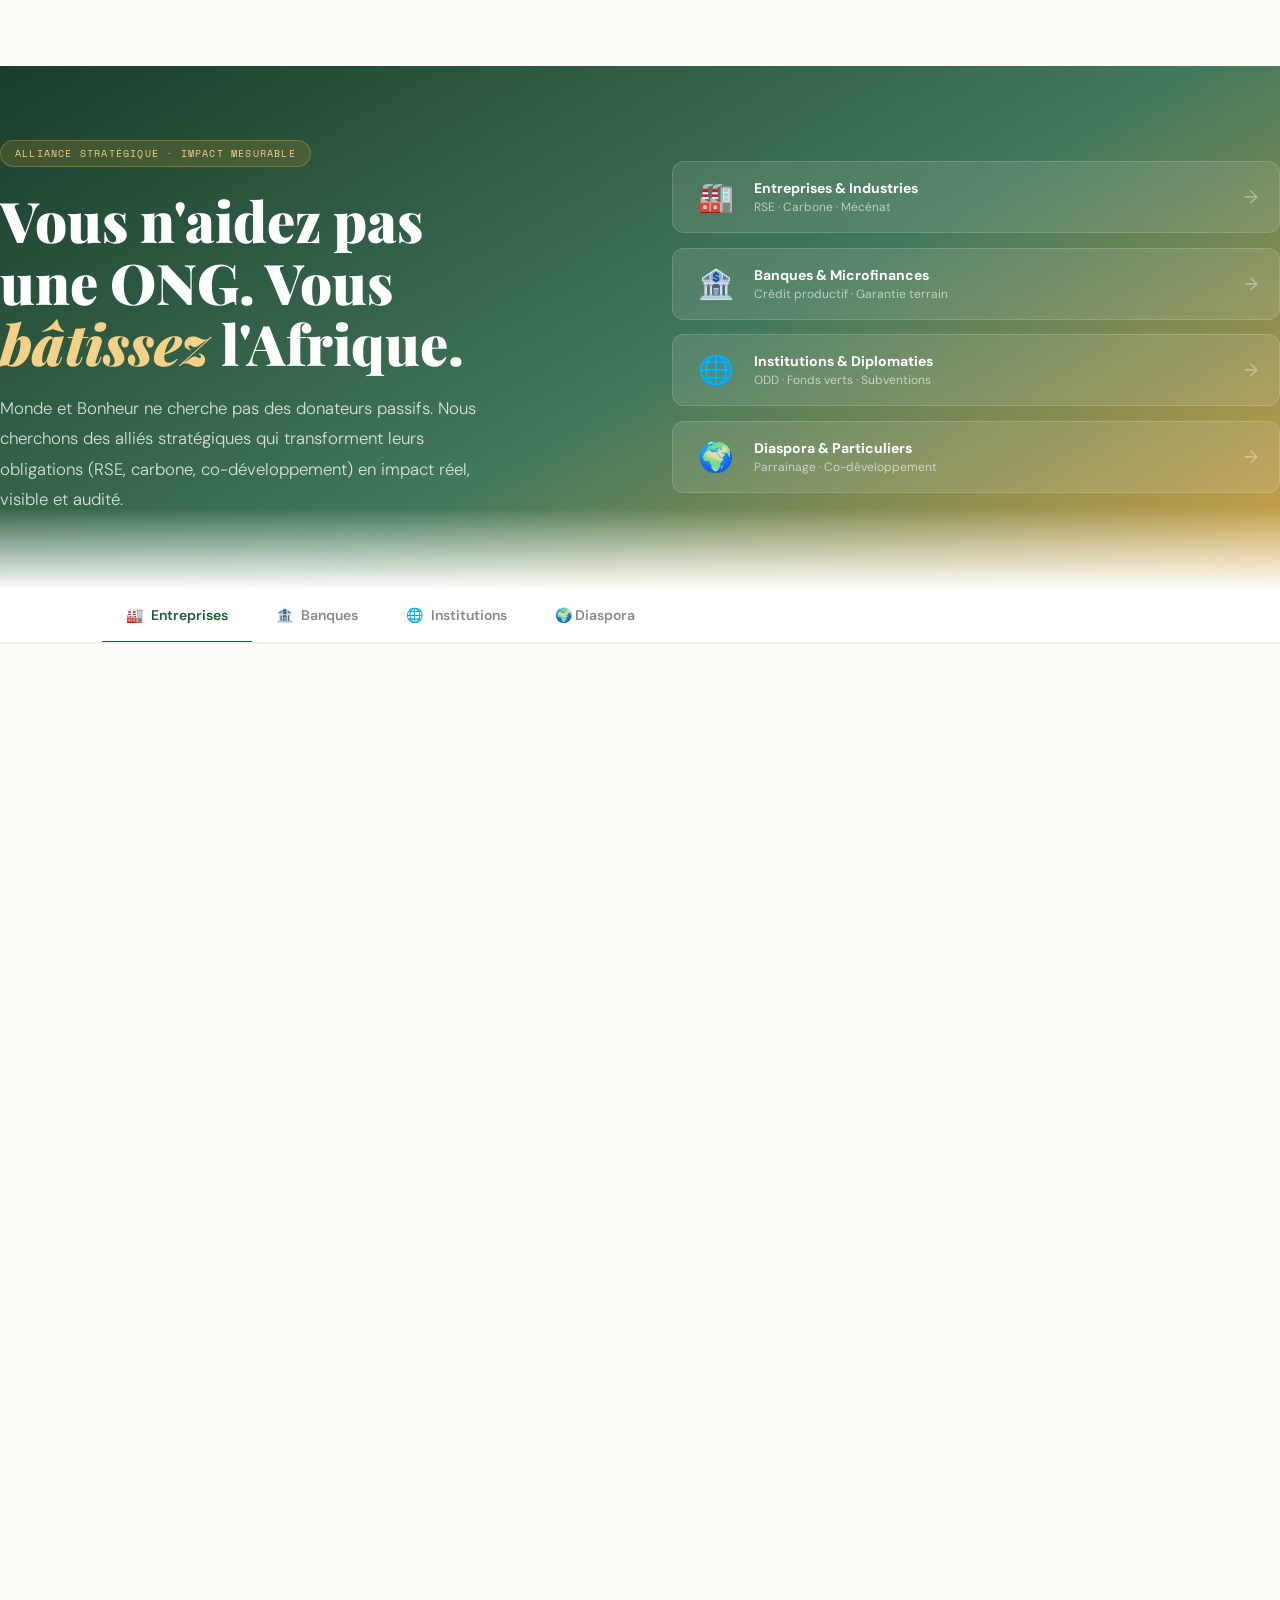
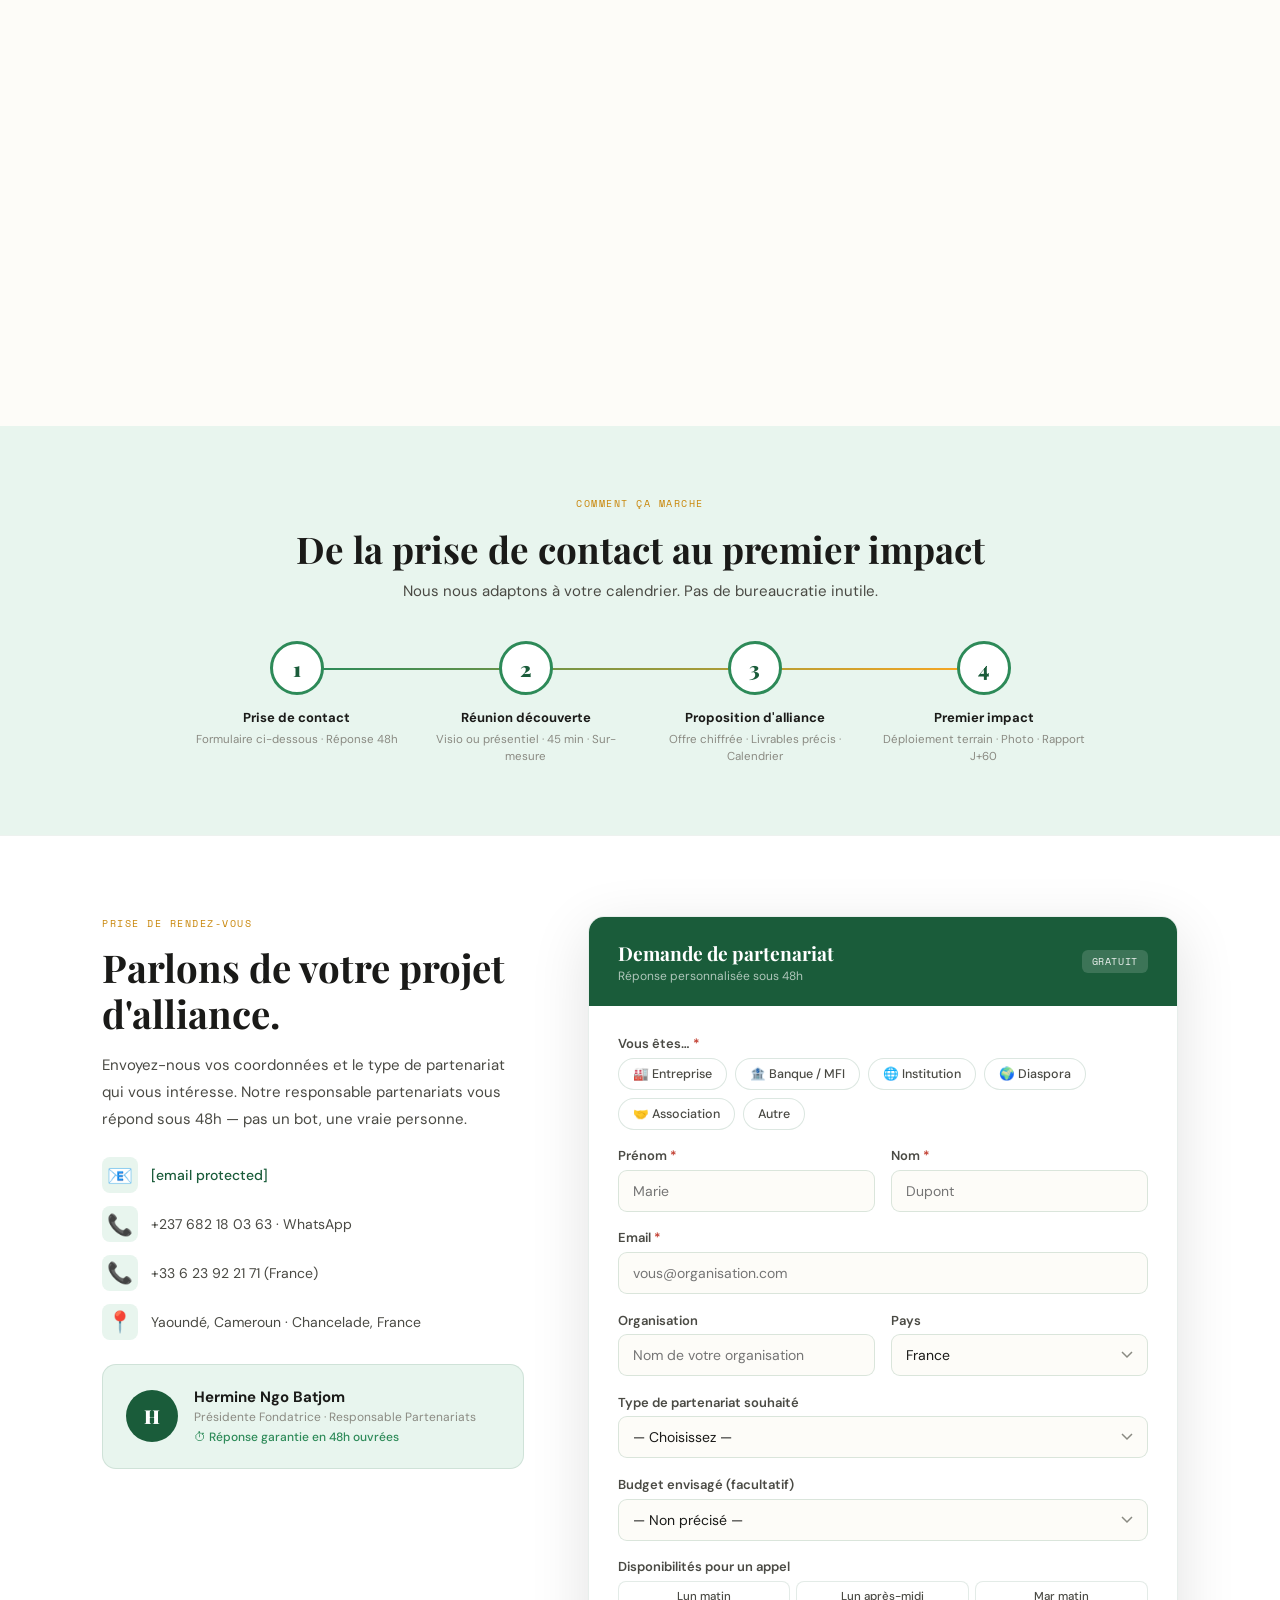
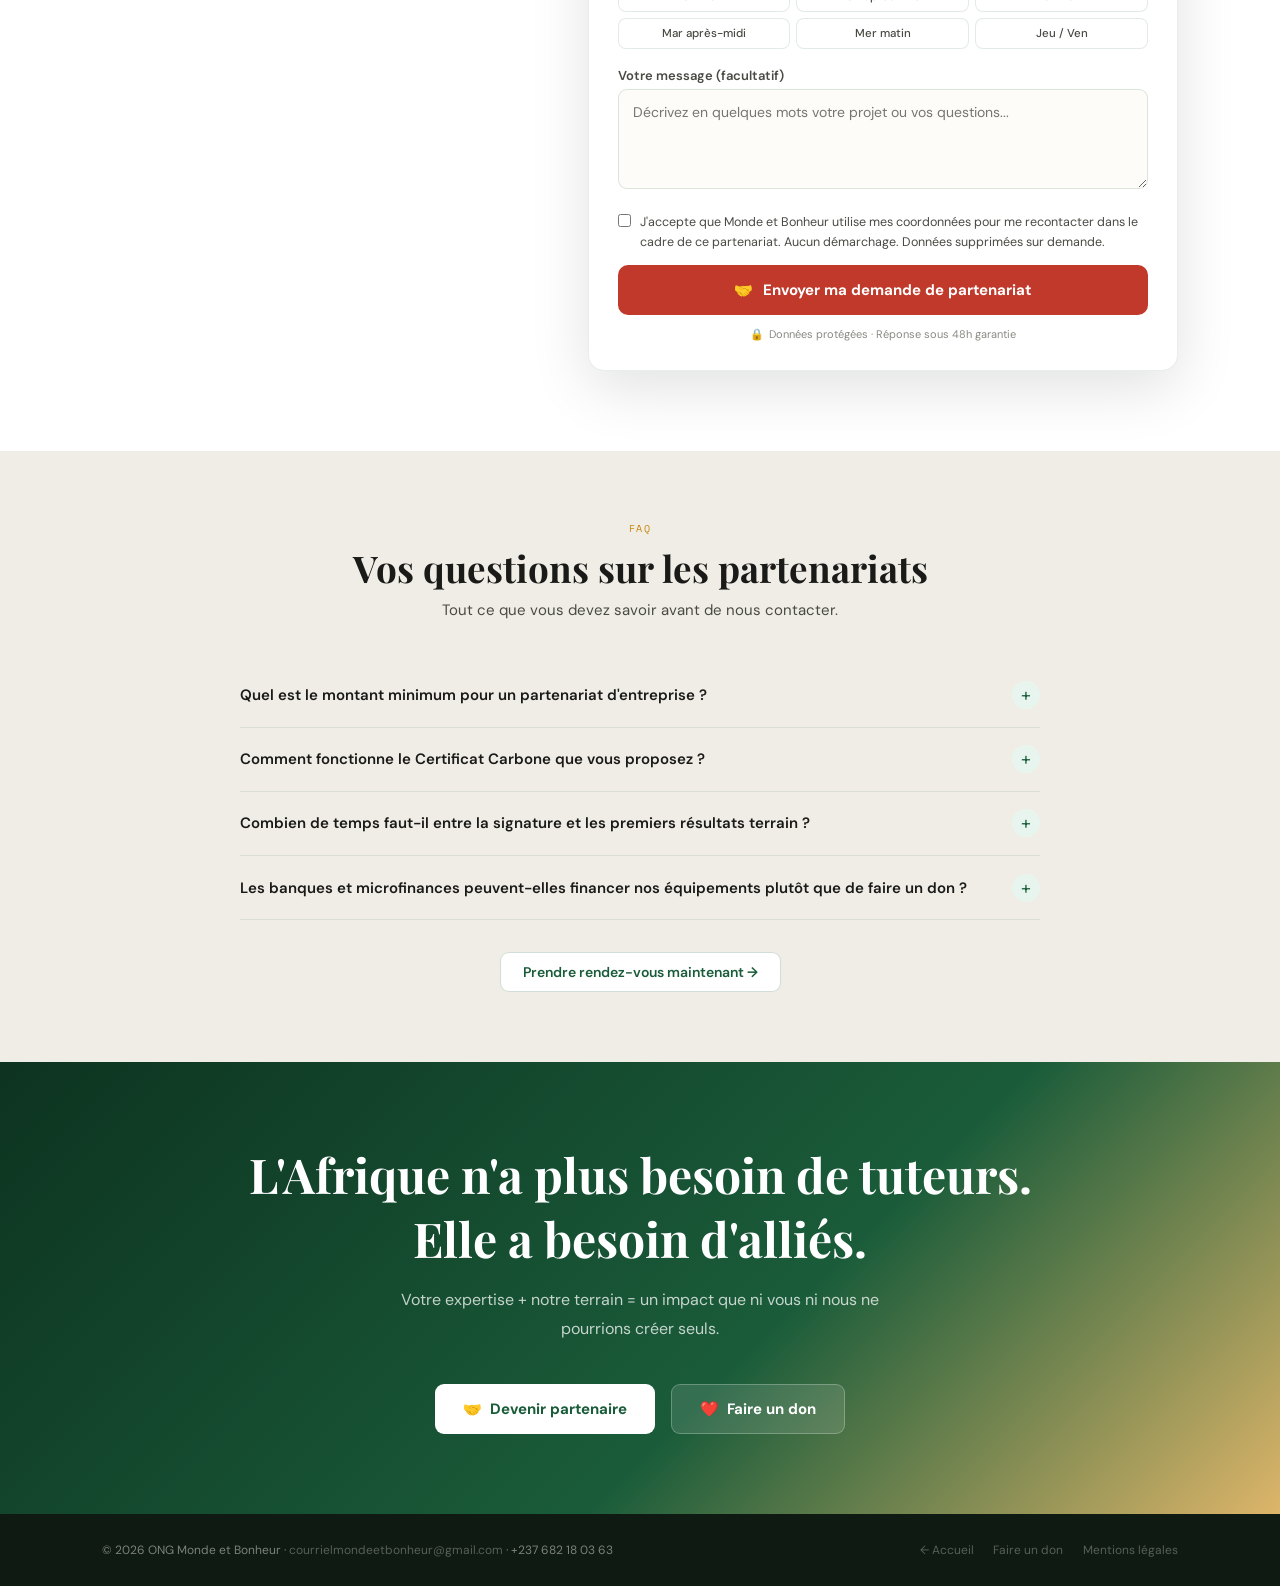
<file: partenaires.html>
<!DOCTYPE html>
<html lang="fr" data-lang="fr">
<head>
<meta charset="UTF-8">
<meta name="viewport" content="width=device-width, initial-scale=1.0">
<title>Partenaires — ONG Monde et Bonheur</title>
<link rel="preconnect" href="https://fonts.googleapis.com">
<link href="https://fonts.googleapis.com/css2?family=Playfair+Display:ital,wght@0,700;0,900;1,700&family=DM+Sans:wght@300;400;500;600;700&family=Space+Mono:wght@400;700&display=swap" rel="stylesheet">
<link rel="stylesheet" href="mb-styles.css">
<style>
:root{
  --v:#1a5c3a;--vc:#2d8a58;--vp:#e8f5ee;--vd:#0d3320;
  --o:#c8860a;--oc:#f5a623;--op:#fdf3e3;
  --br:#3d2b1f;--wh:#fdfcf8;--gr:#f0ede6;
  --tx:#1a1a18;--td:#4a4a44;--tp:#8a8a82;
  --rouge:#c0392b;--haut:64px;--r:14px;
  --sh:0 4px 24px rgba(0,0,0,.08);--sh-lg:0 16px 60px rgba(0,0,0,.12);
}
*{margin:0;padding:0;box-sizing:border-box;}
html{scroll-behavior:smooth;}
body{font-family:'DM Sans',sans-serif;background:var(--wh);color:var(--tx);overflow-x:hidden;padding-top:var(--nav-h);}
[data-lang="fr"] .en{display:none!important;}
[data-lang="en"] .fr{display:none!important;}
a{text-decoration:none;}

/* HEADER */
.site-header{position:fixed;top:0;left:0;right:0;z-index:900;height:var(--haut);background:rgba(253,252,248,.96);backdrop-filter:blur(14px);border-bottom:1px solid rgba(26,92,58,.1);display:flex;align-items:center;justify-content:space-between;padding:0 2.5rem;}
.h-logo{display:flex;align-items:center;gap:10px;}
.h-disk{width:38px;height:38px;border-radius:50%;background:var(--v);display:flex;align-items:center;justify-content:center;font-family:'Playfair Display',serif;font-weight:900;font-size:12px;color:white;border:2px solid var(--vc);flex-shrink:0;}
.h-name{font-family:'Playfair Display',serif;font-size:14px;font-weight:700;color:var(--v);}
.h-sub{font-size:10px;color:var(--tp);}
.h-right{display:flex;align-items:center;gap:.8rem;}
.lang-toggle{display:flex;background:var(--gr);border-radius:20px;padding:3px;border:1px solid rgba(26,92,58,.1);}
.lang-btn{padding:4px 11px;border-radius:16px;border:none;background:none;font-size:11px;font-weight:700;cursor:pointer;color:var(--tp);font-family:'Space Mono',monospace;transition:all .2s;}
.lang-btn.active{background:var(--v);color:white;}
.btn-don-hdr{display:flex;align-items:center;gap:6px;background:var(--rouge);color:white;padding:8px 16px;border-radius:8px;font-size:13px;font-weight:600;border:none;cursor:pointer;font-family:'DM Sans',sans-serif;transition:all .2s;}
.btn-don-hdr:hover{background:#a93226;}
.back-link{font-size:13px;color:var(--td);padding:7px 12px;border-radius:8px;border:1px solid rgba(26,92,58,.12);transition:all .2s;display:flex;align-items:center;gap:5px;}
.back-link:hover{background:var(--vp);color:var(--v);}

/* HERO */
.part-hero{min-height:58vh;padding:calc(var(--haut)+80px) 8% 90px;background:linear-gradient(150deg,rgba(13,51,32,.95) 0%,rgba(26,92,58,.82) 55%,rgba(200,134,10,.75) 100%),url('https://images.unsplash.com/photo-1521737604893-d14cc237f11d?w=1400&q=80') center/cover no-repeat;display:grid;grid-template-columns:1fr 1fr;gap:4rem;align-items:center;position:relative;overflow:hidden;}
.part-hero::after{content:'';position:absolute;bottom:0;left:0;right:0;height:80px;background:linear-gradient(transparent,var(--wh));}
.hero-badge{display:inline-flex;align-items:center;gap:8px;background:rgba(245,166,35,.15);border:1px solid rgba(245,166,35,.35);color:#f5d087;font-family:'Space Mono',monospace;font-size:10px;letter-spacing:.12em;padding:5px 14px;border-radius:20px;margin-bottom:1.4rem;}
.hero-left h1{font-family:'Playfair Display',serif;font-size:clamp(2.2rem,4.5vw,3.5rem);font-weight:900;color:white;line-height:1.1;margin-bottom:1.2rem;}
.hero-left h1 em{font-style:italic;color:#f5d087;}
.hero-left p{font-size:clamp(.95rem,1.4vw,1.05rem);color:rgba(255,255,255,.8);line-height:1.8;font-weight:300;max-width:480px;}
.hero-right{display:flex;flex-direction:column;gap:.9rem;}
.partner-pill{background:rgba(253,252,248,.1);backdrop-filter:blur(8px);border:1px solid rgba(255,255,255,.15);border-radius:12px;padding:1rem 1.3rem;display:flex;align-items:center;gap:1rem;cursor:pointer;transition:all .25s;}
.partner-pill:hover{background:rgba(253,252,248,.18);transform:translateX(4px);}
.pp-icon{font-size:1.8rem;width:44px;text-align:center;flex-shrink:0;}
.pp-title{font-size:14px;font-weight:700;color:white;}
.pp-sub{font-size:12px;color:rgba(255,255,255,.6);margin-top:2px;}
.pp-arrow{margin-left:auto;color:rgba(255,255,255,.4);font-size:18px;transition:transform .2s;}
.partner-pill:hover .pp-arrow{transform:translateX(4px);color:var(--oc);}

/* TABS */
.tabs-nav{background:white;border-bottom:2px solid rgba(26,92,58,.08);position:sticky;top:var(--haut);z-index:800;display:flex;overflow-x:auto;padding:0 8%;scrollbar-width:none;}
.tabs-nav::-webkit-scrollbar{display:none;}
.tab-btn{flex-shrink:0;padding:1.1rem 1.5rem;border:none;background:none;font-family:'DM Sans',sans-serif;font-size:14px;font-weight:600;color:var(--tp);cursor:pointer;border-bottom:3px solid transparent;margin-bottom:-2px;transition:all .2s;display:flex;align-items:center;gap:.5rem;white-space:nowrap;}
.tab-btn:hover{color:var(--v);}
.tab-btn.active{color:var(--v);border-bottom-color:var(--v);}

/* PROFIL SECTIONS */
.profil-section{padding:80px 8%;display:none;animation:fadeIn .35s ease;}
.profil-section.active{display:block;}
@keyframes fadeIn{from{opacity:0;transform:translateY(10px)}to{opacity:1;transform:none}}
.section-lbl{font-family:'Space Mono',monospace;font-size:10px;letter-spacing:.15em;color:var(--o);text-transform:uppercase;margin-bottom:.8rem;}
.profil-header{display:grid;grid-template-columns:1fr auto;gap:2rem;align-items:start;margin-bottom:3rem;padding-bottom:2rem;border-bottom:1px solid rgba(26,92,58,.1);}
.ph-badge{display:inline-flex;align-items:center;gap:6px;background:var(--op);border:1px solid rgba(200,134,10,.2);color:var(--o);font-family:'Space Mono',monospace;font-size:10px;letter-spacing:.1em;padding:4px 12px;border-radius:16px;margin-bottom:.8rem;}
.profil-header h2{font-family:'Playfair Display',serif;font-size:clamp(1.8rem,3vw,2.6rem);font-weight:700;line-height:1.2;margin-bottom:.8rem;}
.profil-header p{font-size:15px;color:var(--td);line-height:1.8;max-width:600px;}
.ph-stat-box{background:var(--vp);border:1.5px solid rgba(26,92,58,.15);border-radius:var(--r);padding:1.5rem 2rem;text-align:center;min-width:190px;flex-shrink:0;}
.ph-stat-num{font-family:'Playfair Display',serif;font-size:2.4rem;font-weight:900;color:var(--v);line-height:1;display:block;}
.ph-stat-lbl{font-size:12px;color:var(--td);margin-top:.3rem;line-height:1.4;}

/* OFFRES */
.offres-grid{display:grid;grid-template-columns:repeat(3,1fr);gap:1.2rem;margin-bottom:3rem;}
.offre-card{background:white;border:1.5px solid rgba(26,92,58,.1);border-radius:var(--r);overflow:hidden;transition:all .25s;display:flex;flex-direction:column;}
.offre-card:hover{transform:translateY(-5px);box-shadow:var(--sh-lg);border-color:rgba(26,92,58,.2);}
.offre-card.featured{border-color:var(--v);}
.oc-ribbon{background:var(--v);color:white;text-align:center;font-family:'Space Mono',monospace;font-size:10px;letter-spacing:.1em;padding:5px;}
.oc-head{padding:1.4rem 1.4rem 1rem;border-bottom:1px solid rgba(26,92,58,.07);}
.oc-icon{font-size:2rem;margin-bottom:.6rem;}
.oc-name{font-family:'Playfair Display',serif;font-size:1.1rem;font-weight:700;line-height:1.3;margin-bottom:.3rem;}
.oc-price{font-family:'Space Mono',monospace;font-size:.9rem;color:var(--o);font-weight:700;}
.oc-body{padding:1.2rem 1.4rem;flex:1;}
.oc-features{list-style:none;display:flex;flex-direction:column;gap:.55rem;}
.oc-features li{display:flex;align-items:flex-start;gap:.6rem;font-size:13px;color:var(--td);line-height:1.5;}
.oc-features li::before{content:'✓';color:var(--vc);font-weight:700;flex-shrink:0;margin-top:1px;}
.oc-foot{padding:1rem 1.4rem;border-top:1px solid rgba(26,92,58,.07);}
.oc-cta{display:block;width:100%;padding:11px;text-align:center;background:var(--vp);color:var(--v);border:1.5px solid rgba(26,92,58,.2);border-radius:9px;font-size:13px;font-weight:700;cursor:pointer;font-family:'DM Sans',sans-serif;transition:all .2s;}
.oc-cta:hover{background:var(--v);color:white;border-color:var(--v);}
.offre-card.featured .oc-cta{background:var(--v);color:white;border-color:var(--v);}
.offre-card.featured .oc-cta:hover{background:var(--vc);}

/* LIVRABLES */
.livrables-row{background:var(--gr);border-radius:var(--r);padding:2rem;display:grid;grid-template-columns:repeat(4,1fr);gap:1rem;margin-bottom:3rem;}
.livrable-item{text-align:center;}
.liv-icon{font-size:1.8rem;margin-bottom:.4rem;}
.liv-title{font-size:13px;font-weight:700;color:var(--tx);margin-bottom:.2rem;}
.liv-sub{font-size:11.5px;color:var(--tp);line-height:1.4;}

/* QUOTE */
.partner-quote{background:linear-gradient(135deg,var(--vd),var(--v));border-radius:var(--r);padding:2rem 2.5rem;margin-bottom:2rem;display:flex;align-items:flex-start;gap:1.5rem;}
.pq-icon{font-size:3rem;opacity:.35;flex-shrink:0;color:white;font-family:'Playfair Display',serif;}
.pq-text{font-family:'Playfair Display',serif;font-size:1.1rem;font-style:italic;color:rgba(255,255,255,.9);line-height:1.7;}
.pq-author{font-size:11.5px;color:rgba(255,255,255,.5);margin-top:.8rem;font-style:normal;font-family:'Space Mono',monospace;}

/* DIASPORA */
.diaspora-grid{display:grid;grid-template-columns:1fr 1fr;gap:1.2rem;margin-bottom:2rem;}
.diasp-card{background:white;border:1.5px solid rgba(26,92,58,.1);border-radius:var(--r);padding:1.5rem;display:flex;align-items:flex-start;gap:1rem;transition:all .25s;}
.diasp-card:hover{border-color:var(--vc);background:var(--vp);}
.diasp-icon{font-size:1.8rem;flex-shrink:0;}
.diasp-title{font-size:15px;font-weight:700;color:var(--tx);margin-bottom:.4rem;}
.diasp-desc{font-size:13px;color:var(--td);line-height:1.6;}
.diasp-val{display:inline-block;margin-top:.6rem;font-family:'Space Mono',monospace;font-size:11px;color:var(--o);background:var(--op);border-radius:6px;padding:3px 8px;}
.pays-grid{display:flex;flex-wrap:wrap;gap:.6rem;margin-bottom:2rem;}
.pays-tag{display:flex;align-items:center;gap:.4rem;background:white;border:1px solid rgba(26,92,58,.1);border-radius:8px;padding:6px 12px;font-size:13px;font-weight:500;}

/* PROCESSUS */
.process-section{background:var(--vp);padding:70px 8%;}
.process-steps{max-width:900px;margin:2.5rem auto 0;display:grid;grid-template-columns:repeat(4,1fr);gap:1rem;position:relative;}
.process-steps::before{content:'';position:absolute;top:27px;left:calc(12.5% + 20px);right:calc(12.5% + 20px);height:2px;background:linear-gradient(90deg,var(--vc),var(--oc));z-index:0;}
.step{text-align:center;position:relative;z-index:1;}
.step-num{width:54px;height:54px;border-radius:50%;background:white;border:3px solid var(--vc);display:flex;align-items:center;justify-content:center;font-family:'Playfair Display',serif;font-size:1.3rem;font-weight:900;color:var(--v);margin:0 auto .9rem;}
.step-title{font-size:13px;font-weight:700;color:var(--tx);margin-bottom:.3rem;}
.step-sub{font-size:11.5px;color:var(--tp);line-height:1.5;}

/* FORMULAIRE */
.contact-section{padding:80px 8%;background:white;border-top:1px solid rgba(26,92,58,.08);}
.contact-inner{max-width:1100px;margin:0 auto;display:grid;grid-template-columns:1fr 1.4fr;gap:4rem;align-items:start;}
.contact-left h2{font-family:'Playfair Display',serif;font-size:clamp(1.8rem,3vw,2.4rem);font-weight:700;line-height:1.2;margin-bottom:1rem;}
.contact-left p{font-size:15px;color:var(--td);line-height:1.8;margin-bottom:1.5rem;}
.contact-infos{display:flex;flex-direction:column;gap:.8rem;}
.ci-row{display:flex;align-items:center;gap:.8rem;font-size:14px;color:var(--td);}
.ci-ico{font-size:1.3rem;width:36px;height:36px;background:var(--vp);border-radius:8px;display:flex;align-items:center;justify-content:center;flex-shrink:0;}
.ci-row a{color:var(--v);font-weight:500;}
.resp-card{background:var(--vp);border-radius:var(--r);padding:1.4rem;display:flex;align-items:center;gap:1rem;margin-top:1.5rem;border:1px solid rgba(26,92,58,.12);}
.resp-avatar{width:52px;height:52px;border-radius:50%;background:var(--v);display:flex;align-items:center;justify-content:center;font-family:'Playfair Display',serif;font-weight:900;font-size:1.2rem;color:white;flex-shrink:0;}
.resp-name{font-size:15px;font-weight:700;color:var(--tx);}
.resp-role{font-size:12px;color:var(--tp);margin-top:2px;}
.resp-delay{font-size:12px;color:var(--vc);margin-top:4px;font-weight:500;}
.contact-form{background:white;border-radius:16px;border:1px solid rgba(26,92,58,.1);box-shadow:var(--sh-lg);overflow:hidden;}
.cf-head{background:var(--v);padding:1.4rem 1.8rem;display:flex;align-items:center;justify-content:space-between;}
.cf-head-title{font-family:'Playfair Display',serif;font-size:1.2rem;font-weight:700;color:white;}
.cf-head-sub{font-size:12px;color:rgba(255,255,255,.65);margin-top:2px;}
.cf-badge{background:rgba(255,255,255,.15);color:rgba(255,255,255,.9);font-family:'Space Mono',monospace;font-size:10px;padding:4px 10px;border-radius:6px;letter-spacing:.06em;flex-shrink:0;}
.cf-body{padding:1.8rem;}
.cf-row{display:grid;grid-template-columns:1fr 1fr;gap:1rem;}
.cf-field{margin-bottom:1.1rem;}
.cf-field label{display:block;font-size:13px;font-weight:600;color:var(--td);margin-bottom:.35rem;}
.cf-field label span{color:var(--rouge);}
.cf-field input,.cf-field select,.cf-field textarea{width:100%;padding:11px 14px;border:1.5px solid rgba(26,92,58,.15);border-radius:9px;font-size:14px;font-family:'DM Sans',sans-serif;color:var(--tx);background:var(--wh);outline:none;transition:border-color .2s;}
.cf-field input:focus,.cf-field select:focus,.cf-field textarea:focus{border-color:var(--v);background:white;}
.cf-field select{appearance:none;cursor:pointer;background-image:url("data:image/svg+xml,%3Csvg xmlns='http://www.w3.org/2000/svg' width='12' height='8'%3E%3Cpath d='M1 1l5 5 5-5' fill='none' stroke='%238a8a82' stroke-width='1.5'/%3E%3C/svg%3E");background-repeat:no-repeat;background-position:right 14px center;}
.cf-field textarea{resize:vertical;min-height:100px;line-height:1.6;}
.profil-chips{display:flex;flex-wrap:wrap;gap:.5rem;}
.p-chip{padding:7px 14px;border:1.5px solid rgba(26,92,58,.15);border-radius:20px;font-size:12.5px;font-weight:500;cursor:pointer;background:white;color:var(--td);transition:all .2s;font-family:'DM Sans',sans-serif;}
.p-chip:hover{border-color:var(--vc);background:var(--vp);color:var(--v);}
.p-chip.active{background:var(--v);color:white;border-color:var(--v);}
.dispo-grid{display:grid;grid-template-columns:repeat(3,1fr);gap:.4rem;}
.dispo-btn{padding:7px 4px;border:1.5px solid rgba(26,92,58,.12);border-radius:8px;font-size:11.5px;font-weight:500;cursor:pointer;background:white;color:var(--td);text-align:center;transition:all .2s;font-family:'DM Sans',sans-serif;}
.dispo-btn:hover{border-color:var(--vc);background:var(--vp);}
.dispo-btn.active{background:var(--v);color:white;border-color:var(--v);}
.cf-check{display:flex;align-items:flex-start;gap:.6rem;font-size:12.5px;color:var(--td);line-height:1.6;cursor:pointer;margin-bottom:.8rem;}
.cf-check input{margin-top:2px;accent-color:var(--v);flex-shrink:0;}
.cf-submit{width:100%;padding:15px;background:var(--rouge);color:white;border:none;border-radius:10px;font-size:15px;font-weight:700;cursor:pointer;font-family:'DM Sans',sans-serif;display:flex;align-items:center;justify-content:center;gap:.6rem;transition:all .25s;}
.cf-submit:hover{background:#a93226;transform:translateY(-2px);box-shadow:0 8px 24px rgba(192,57,43,.3);}
.cf-secure{display:flex;align-items:center;justify-content:center;gap:5px;font-size:11px;color:var(--tp);margin-top:.8rem;}
.form-success{display:none;text-align:center;padding:3rem 1.5rem;}
.form-success.show{display:block;}
.success-icon{font-size:4rem;margin-bottom:1rem;}
.success-title{font-family:'Playfair Display',serif;font-size:1.6rem;font-weight:700;color:var(--v);margin-bottom:.8rem;}
.success-sub{font-size:14px;color:var(--td);line-height:1.8;max-width:340px;margin:0 auto;}

/* CTA FINALE */
.cta-finale{background:linear-gradient(135deg,var(--vd) 0%,var(--v) 60%,rgba(200,134,10,.6) 100%);padding:80px 8%;text-align:center;}
.cta-finale h2{font-family:'Playfair Display',serif;font-size:clamp(2rem,4vw,3rem);font-weight:700;color:white;margin-bottom:1rem;}
.cta-finale p{font-size:16px;color:rgba(255,255,255,.75);max-width:540px;margin:0 auto 2.5rem;line-height:1.8;}
.cta-btns{display:flex;justify-content:center;gap:1rem;flex-wrap:wrap;}
.btn-cta-w{display:inline-flex;align-items:center;gap:8px;background:white;color:var(--v);padding:14px 28px;border-radius:9px;font-size:15px;font-weight:700;cursor:pointer;border:none;font-family:'DM Sans',sans-serif;transition:all .25s;}
.btn-cta-w:hover{background:var(--op);transform:translateY(-2px);}
.btn-cta-o{display:inline-flex;align-items:center;gap:8px;background:rgba(255,255,255,.12);color:white;padding:14px 28px;border-radius:9px;font-size:15px;font-weight:700;cursor:pointer;border:1.5px solid rgba(255,255,255,.25);font-family:'DM Sans',sans-serif;transition:all .25s;}
.btn-cta-o:hover{background:rgba(255,255,255,.2);transform:translateY(-2px);}
.mini-footer{background:#0f1a12;color:rgba(255,255,255,.45);padding:28px 8%;display:flex;justify-content:space-between;align-items:center;flex-wrap:wrap;gap:.8rem;font-size:12px;}
.mini-footer a{color:rgba(255,255,255,.3);}
.reveal{opacity:0;transform:translateY(20px);transition:opacity .5s ease,transform .5s ease;}
.reveal.visible{opacity:1;transform:none;}

@media(max-width:1000px){.part-hero{grid-template-columns:1fr;}.hero-right{display:none;}.offres-grid{grid-template-columns:1fr 1fr;}.livrables-row{grid-template-columns:1fr 1fr;}.contact-inner{grid-template-columns:1fr;}.process-steps{grid-template-columns:1fr 1fr;}.process-steps::before{display:none;}}
@media(max-width:680px){.offres-grid{grid-template-columns:1fr;}.diaspora-grid{grid-template-columns:1fr;}.cf-row{grid-template-columns:1fr;}.profil-header{grid-template-columns:1fr;}.ph-stat-box{display:none;}.tabs-nav{padding:0 1rem;}:root{--haut:56px;}}
</style>
</head>
<body>



<!-- HERO -->
<section class="part-hero">
  <div class="hero-left">
    <div class="hero-badge"><span class="fr">ALLIANCE STRATÉGIQUE · IMPACT MESURABLE</span><span class="en">STRATEGIC ALLIANCE · MEASURABLE IMPACT</span></div>
    <h1 class="fr">Vous n'aidez pas<br>une ONG. Vous<br><em>bâtissez</em> l'Afrique.</h1>
    <h1 class="en">You're not helping<br>an NGO. You're<br><em>building</em> Africa.</h1>
    <p class="fr">Monde et Bonheur ne cherche pas des donateurs passifs. Nous cherchons des alliés stratégiques qui transforment leurs obligations (RSE, carbone, co-développement) en impact réel, visible et audité.</p>
    <p class="en">Monde et Bonheur doesn't seek passive donors. We seek strategic allies who transform their obligations (CSR, carbon, co-development) into real, visible and audited impact.</p>
  </div>
  <div class="hero-right">
    <div class="partner-pill" onclick="showTab('entreprises')">
      <div class="pp-icon">🏭</div>
      <div><div class="pp-title fr">Entreprises &amp; Industries</div><div class="pp-title en">Companies &amp; Industry</div><div class="pp-sub fr">RSE · Carbone · Mécénat</div><div class="pp-sub en">CSR · Carbon · Sponsorship</div></div>
      <div class="pp-arrow">→</div>
    </div>
    <div class="partner-pill" onclick="showTab('banques')">
      <div class="pp-icon">🏦</div>
      <div><div class="pp-title fr">Banques &amp; Microfinances</div><div class="pp-title en">Banks &amp; Microfinance</div><div class="pp-sub fr">Crédit productif · Garantie terrain</div><div class="pp-sub en">Productive credit · Field guarantee</div></div>
      <div class="pp-arrow">→</div>
    </div>
    <div class="partner-pill" onclick="showTab('diplomaties')">
      <div class="pp-icon">🌐</div>
      <div><div class="pp-title fr">Institutions &amp; Diplomaties</div><div class="pp-title en">Institutions &amp; Diplomacy</div><div class="pp-sub fr">ODD · Fonds verts · Subventions</div><div class="pp-sub en">SDGs · Green funds · Grants</div></div>
      <div class="pp-arrow">→</div>
    </div>
    <div class="partner-pill" onclick="showTab('diaspora')">
      <div class="pp-icon">🌍</div>
      <div><div class="pp-title fr">Diaspora &amp; Particuliers</div><div class="pp-title en">Diaspora &amp; Individuals</div><div class="pp-sub fr">Parrainage · Co-développement</div><div class="pp-sub en">Sponsorship · Co-development</div></div>
      <div class="pp-arrow">→</div>
    </div>
  </div>
</section>

<!-- TABS NAV -->
<nav class="tabs-nav" id="tabs-nav">
  <button class="tab-btn active" onclick="showTab('entreprises')">🏭 <span class="fr">Entreprises</span><span class="en">Companies</span></button>
  <button class="tab-btn" onclick="showTab('banques')">🏦 <span class="fr">Banques</span><span class="en">Banks</span></button>
  <button class="tab-btn" onclick="showTab('diplomaties')">🌐 <span class="fr">Institutions</span><span class="en">Institutions</span></button>
  <button class="tab-btn" onclick="showTab('diaspora')">🌍 Diaspora</button>
</nav>

<!-- ===== PROFIL 1 : ENTREPRISES ===== -->
<section class="profil-section active" id="tab-entreprises">
  <div class="profil-header reveal">
    <div>
      <div class="ph-badge fr">🏭 ENTREPRISES · RSE · CARBONE</div><div class="ph-badge en">🏭 COMPANIES · CSR · CARBON</div>
      <h2 class="fr">Vous avez une empreinte carbone à compenser.<br>Nous avons des forêts à protéger.</h2>
      <h2 class="en">You have a carbon footprint to offset.<br>We have forests to protect.</h2>
      <p class="fr">Nous ne vous proposons pas un "partenariat ONG" classique. Nous vous offrons un mécanisme de compensation carbone certifié, un rapport RSE auditable, et une visibilité terrain qui transforme votre obligation légale en avantage concurrentiel.</p>
      <p class="en">We're not offering a classic "NGO partnership". We offer a certified carbon offset mechanism, an auditable CSR report, and field visibility that transforms your legal obligation into a competitive advantage.</p>
    </div>
    <div class="ph-stat-box"><span class="ph-stat-num">96%</span><div class="ph-stat-lbl fr">fonds investis<br>directement sur terrain</div><div class="ph-stat-lbl en">funds invested<br>directly in the field</div></div>
  </div>
  <div class="offres-grid">
    <div class="offre-card reveal">
      <div class="oc-head"><div class="oc-icon">🌱</div><div class="oc-name fr">Pack Éco-Responsable</div><div class="oc-name en">Eco-Responsible Pack</div><div class="oc-price fr">À partir de 5 000 €</div><div class="oc-price en">From €5,000</div></div>
      <div class="oc-body"><ul class="oc-features">
        <li class="fr">50 cuisinières financées — 250 t CO₂ évitées</li><li class="en">50 cookers funded — 250t CO₂ avoided</li>
        <li class="fr">Certificat d'Impact Carbone nominatif auditable</li><li class="en">Named, auditable Carbon Impact Certificate</li>
        <li class="fr">Logo sur les cuisinières + rapport terrain photos</li><li class="en">Logo on cookers + photo field report</li>
        <li class="fr">Rapport RSE prêt à publier</li><li class="en">Ready-to-publish CSR report</li>
      </ul></div>
      <div class="oc-foot"><button class="oc-cta" onclick="openContact('entreprises','Pack Éco-Responsable')"><span class="fr">Demander un devis</span><span class="en">Request a quote</span></button></div>
    </div>
    <div class="offre-card featured reveal">
      <div class="oc-ribbon fr">⭐ LE PLUS CHOISI</div><div class="oc-ribbon en">⭐ MOST CHOSEN</div>
      <div class="oc-head"><div class="oc-icon">🔥</div><div class="oc-name fr">Pack Impact Industriel</div><div class="oc-name en">Industrial Impact Pack</div><div class="oc-price fr">15 000 € – 50 000 €</div><div class="oc-price en">€15,000 – €50,000</div></div>
      <div class="oc-body"><ul class="oc-features">
        <li class="fr">200–500 cuisinières + unités biogaz — impact forêt massif</li><li class="en">200–500 cookers + biogas units — massive forest impact</li>
        <li class="fr">Convention mécénat fiscalement déductible (France)</li><li class="en">Tax-deductible sponsorship agreement (France)</li>
        <li class="fr">Certification carbone internationale + crédits calculés</li><li class="en">International carbon certification + credits calculated</li>
        <li class="fr">Visibilité : site MB, rapport annuel, presse locale</li><li class="en">Visibility: MB site, annual report, local press</li>
        <li class="fr">Visite terrain pour vos équipes dirigeantes</li><li class="en">Field visit for your leadership team</li>
      </ul></div>
      <div class="oc-foot"><button class="oc-cta" onclick="openContact('entreprises','Pack Impact Industriel')"><span class="fr">Prendre rendez-vous</span><span class="en">Book a meeting</span></button></div>
    </div>
    <div class="offre-card reveal">
      <div class="oc-head"><div class="oc-icon">⚡</div><div class="oc-name fr">Pack Partenaire Stratégique</div><div class="oc-name en">Strategic Partner Pack</div><div class="oc-price fr">+100 000 € / sur-mesure</div><div class="oc-price en">+€100,000 / bespoke</div></div>
      <div class="oc-body"><ul class="oc-features">
        <li class="fr">Co-construction d'une "Mini-Ville Autonome" à votre nom</li><li class="en">Co-construction of an "Autonomous Mini-Village" in your name</li>
        <li class="fr">Naming d'une unité de production</li><li class="en">Production unit naming rights</li>
        <li class="fr">Accès prioritaire aux crédits carbone générés</li><li class="en">Priority access to generated carbon credits</li>
        <li class="fr">Siège au Comité Stratégique de l'ONG</li><li class="en">Seat on the NGO Strategic Committee</li>
        <li class="fr">Reportage documentaire terrain 10 min pour votre communication</li><li class="en">10-min field documentary for your communications</li>
      </ul></div>
      <div class="oc-foot"><button class="oc-cta" onclick="openContact('entreprises','Pack Partenaire Stratégique')"><span class="fr">Discutons ensemble</span><span class="en">Let's talk</span></button></div>
    </div>
  </div>
  <div class="livrables-row reveal">
    <div class="livrable-item"><div class="liv-icon">📄</div><div class="liv-title fr">Convention signée</div><div class="liv-title en">Signed agreement</div><div class="liv-sub fr">Cadre légal sous 48h</div><div class="liv-sub en">Legal framework within 48h</div></div>
    <div class="livrable-item"><div class="liv-icon">📸</div><div class="liv-title fr">Rapport photo terrain</div><div class="liv-title en">Field photo report</div><div class="liv-sub fr">Photos nominatives des équipements</div><div class="liv-sub en">Named photos of funded equipment</div></div>
    <div class="livrable-item"><div class="liv-icon">🌿</div><div class="liv-title fr">Certificat Carbone</div><div class="liv-title en">Carbon Certificate</div><div class="liv-sub fr">Tonnes CO₂ évitées, auditables</div><div class="liv-sub en">CO₂ tonnes avoided, auditable</div></div>
    <div class="livrable-item"><div class="liv-icon">📺</div><div class="liv-title fr">Visibilité médiatique</div><div class="liv-title en">Media visibility</div><div class="liv-sub fr">Site, réseaux, presse Cameroun</div><div class="liv-sub en">Website, social, Cameroonian press</div></div>
  </div>
  <div class="partner-quote reveal">
    <div class="pq-icon">"</div>
    <div>
      <div class="pq-text fr">Notre entreprise a financé 100 cuisinières. MB nous a fourni un rapport carbone audité avec photos. Le DG l'a présenté en AG. Impact concret, zéro greenwashing, obligation RSE transformée en fierté d'entreprise.</div>
      <div class="pq-text en">Our company funded 100 cookers. MB provided an audited carbon report with photos. The CEO presented it at the AGM. Concrete impact, zero greenwashing, CSR obligation turned into corporate pride.</div>
      <div class="pq-author">Pierre L. — <span class="fr">Directeur RSE · Groupe industriel, Lyon</span><span class="en">CSR Director · Industrial Group, Lyon</span></div>
    </div>
  </div>
</section>

<!-- ===== PROFIL 2 : BANQUES ===== -->
<section class="profil-section" id="tab-banques">
  <div class="profil-header reveal">
    <div>
      <div class="ph-badge fr">🏦 BANQUES · MICROFINANCES · CRÉDIT VERT</div><div class="ph-badge en">🏦 BANKS · MICROFINANCE · GREEN CREDIT</div>
      <h2 class="fr">Nos équipements génèrent du cash-flow.<br>Vos crédits seront remboursés.</h2>
      <h2 class="en">Our equipment generates cash-flow.<br>Your loans will be repaid.</h2>
      <p class="fr">La difficulté du crédit rural, c'est le risque de non-remboursement. Nos Cuisinières, Séchoirs et Digesteurs sont des actifs productifs qui génèrent des économies immédiates et des revenus mesurables. Nous sommes votre garantie terrain.</p>
      <p class="en">The challenge of rural credit is default risk. Our Cookers, Dryers and Digesters are productive assets generating immediate savings and measurable revenues. We are your field guarantee.</p>
    </div>
    <div class="ph-stat-box"><span class="ph-stat-num">&lt;6</span><div class="ph-stat-lbl fr">mois pour amortir<br>un Séchoir Flash</div><div class="ph-stat-lbl en">months to recoup<br>a Flash Dryer</div></div>
  </div>
  <div class="offres-grid">
    <div class="offre-card reveal">
      <div class="oc-head"><div class="oc-icon">💳</div><div class="oc-name fr">Crédit Micro-Équipement</div><div class="oc-name en">Micro-Equipment Credit</div><div class="oc-price fr">50 000 – 500 000 FCFA</div><div class="oc-price en">50,000 – 500,000 FCFA</div></div>
      <div class="oc-body"><ul class="oc-features">
        <li class="fr">Financement d'1 cuisinière ou digesteur domestique par ménage</li><li class="en">Financing of 1 cooker or domestic digester per household</li>
        <li class="fr">MB assure la formation et le suivi post-installation</li><li class="en">MB ensures training and post-installation follow-up</li>
        <li class="fr">Modèle "Pay-as-you-save" : remboursement sur économies</li><li class="en">"Pay-as-you-save" model: repayment from actual savings</li>
        <li class="fr">Taux de défaut estimé &lt;5% (actif productif garanti)</li><li class="en">Estimated default rate &lt;5% (guaranteed productive asset)</li>
      </ul></div>
      <div class="oc-foot"><button class="oc-cta" onclick="openContact('banques','Crédit Micro-Équipement')"><span class="fr">Démarrer le partenariat</span><span class="en">Start partnership</span></button></div>
    </div>
    <div class="offre-card featured reveal">
      <div class="oc-ribbon fr">⭐ RECOMMANDÉ</div><div class="oc-ribbon en">⭐ RECOMMENDED</div>
      <div class="oc-head"><div class="oc-icon">🌾</div><div class="oc-name fr">Crédit Coopérative Verte</div><div class="oc-name en">Green Cooperative Credit</div><div class="oc-price fr">2 M – 15 M FCFA / coopérative</div><div class="oc-price en">2M – 15M FCFA / cooperative</div></div>
      <div class="oc-body"><ul class="oc-features">
        <li class="fr">Financement d'un Séchoir Flash pour 1 coopérative de femmes</li><li class="en">Financing a Flash Dryer for 1 women's cooperative</li>
        <li class="fr">MB garantit formation, maintenance et suivi de trésorerie</li><li class="en">MB guarantees training, maintenance and cash-flow monitoring</li>
        <li class="fr">+40% revenus sur récoltes = capacité de remboursement prouvée</li><li class="en">+40% harvest revenues = proven repayment capacity</li>
        <li class="fr">Rapport trimestriel de la coopérative transmis à la banque</li><li class="en">Quarterly cooperative report transmitted to the bank</li>
        <li class="fr">Label Finance Verte sur votre portefeuille ODD</li><li class="en">Green Finance Label on your SDG portfolio</li>
      </ul></div>
      <div class="oc-foot"><button class="oc-cta" onclick="openContact('banques','Crédit Coopérative Verte')"><span class="fr">Prendre rendez-vous</span><span class="en">Book a meeting</span></button></div>
    </div>
    <div class="offre-card reveal">
      <div class="oc-head"><div class="oc-icon">🏗️</div><div class="oc-name fr">Fonds de Roulement Rotatif</div><div class="oc-name en">Revolving Working Capital</div><div class="oc-price fr">50 M+ FCFA · impact régional</div><div class="oc-price en">50M+ FCFA · regional impact</div></div>
      <div class="oc-body"><ul class="oc-features">
        <li class="fr">Fonds commun Banque + MB pour pré-financer des grappes de villages</li><li class="en">Joint Bank + MB fund to pre-finance village clusters</li>
        <li class="fr">MB opère la sélection des bénéficiaires et le déploiement terrain</li><li class="en">MB manages beneficiary selection and field deployment</li>
        <li class="fr">Remboursements réinjectés automatiquement pour les villages suivants</li><li class="en">Repayments automatically recycled to next villages</li>
        <li class="fr">Rapport semestriel audité + indicateurs ODD 7, 8, 13 documentés</li><li class="en">Bi-annual audited report + SDG 7, 8, 13 indicators documented</li>
      </ul></div>
      <div class="oc-foot"><button class="oc-cta" onclick="openContact('banques','Fonds de Roulement Rotatif')"><span class="fr">Discutons ensemble</span><span class="en">Let's talk</span></button></div>
    </div>
  </div>
  <div class="livrables-row reveal">
    <div class="livrable-item"><div class="liv-icon">📊</div><div class="liv-title fr">Business plan équipement</div><div class="liv-title en">Equipment business plan</div><div class="liv-sub fr">ROI et flux de trésorerie projetés</div><div class="liv-sub en">Projected ROI and cash flows</div></div>
    <div class="livrable-item"><div class="liv-icon">🔒</div><div class="liv-title fr">Garantie formation MB</div><div class="liv-title en">MB training guarantee</div><div class="liv-sub fr">Emprunteur formé = risque réduit</div><div class="liv-sub en">Trained borrower = reduced risk</div></div>
    <div class="livrable-item"><div class="liv-icon">📈</div><div class="liv-title fr">Suivi de trésorerie</div><div class="liv-title en">Cash-flow monitoring</div><div class="liv-sub fr">Reporting trimestriel par coopérative</div><div class="liv-sub en">Quarterly reporting per cooperative</div></div>
    <div class="livrable-item"><div class="liv-icon">🌿</div><div class="liv-title fr">Label Finance Verte</div><div class="liv-title en">Green Finance Label</div><div class="liv-sub fr">Visibilité portefeuille ODD banque</div><div class="liv-sub en">Visibility on bank's SDG portfolio</div></div>
  </div>
  <div class="partner-quote reveal">
    <div class="pq-icon">"</div>
    <div>
      <div class="pq-text fr">Un Séchoir Flash pour une coopérative de femmes génère +40% de revenus sur les récoltes. Le remboursement du crédit n'est pas une question de bonne volonté — c'est une certitude mathématique.</div>
      <div class="pq-text en">A Flash Dryer for a women's cooperative generates +40% revenue on harvests. Loan repayment is not a matter of goodwill — it's a mathematical certainty.</div>
      <div class="pq-author fr">Hermine Ngo Batjom · Présidente Fondatrice, ONG Monde et Bonheur</div>
      <div class="pq-author en">Hermine Ngo Batjom · Founding President, ONG Monde et Bonheur</div>
    </div>
  </div>
</section>

<!-- ===== PROFIL 3 : DIPLOMATIES ===== -->
<section class="profil-section" id="tab-diplomaties">
  <div class="profil-header reveal">
    <div>
      <div class="ph-badge fr">🌐 INSTITUTIONS · DIPLOMATIES · FONDS VERTS</div><div class="ph-badge en">🌐 INSTITUTIONS · DIPLOMACY · GREEN FUNDS</div>
      <h2 class="fr">Vous cherchez des indicateurs ODD concrets.<br>Nous les fabriquons.</h2>
      <h2 class="en">You need concrete SDG indicators.<br>We manufacture them.</h2>
      <p class="fr">Avec 20 ans d'ancrage local, des accréditations MINATD, MINREX et FORIM, et un modèle technique documenté, Monde et Bonheur transforme vos fonds en résultats mesurables sur 6 ODD simultanément.</p>
      <p class="en">With 20 years of local presence, MINATD, MINREX and FORIM accreditations, and a documented technical model, MB transforms your funds into measurable results across 6 SDGs simultaneously.</p>
    </div>
    <div class="ph-stat-box"><span class="ph-stat-num">6</span><div class="ph-stat-lbl fr">ODD adressés<br>simultanément</div><div class="ph-stat-lbl en">SDGs addressed<br>simultaneously</div></div>
  </div>
  <div class="offres-grid">
    <div class="offre-card reveal">
      <div class="oc-head"><div class="oc-icon">🎯</div><div class="oc-name fr">Opérateur Terrain ODD</div><div class="oc-name en">SDG Field Operator</div><div class="oc-price fr">Sur cahier des charges</div><div class="oc-price en">Per specifications</div></div>
      <div class="oc-body"><ul class="oc-features">
        <li class="fr">Mise en œuvre ODD 1, 3, 4, 7, 13, 15 au Cameroun</li><li class="en">Implementation of SDG 1, 3, 4, 7, 13, 15 in Cameroon</li>
        <li class="fr">Rapports trimestriels selon vos indicateurs de performance</li><li class="en">Quarterly reports per your performance indicators</li>
        <li class="fr">Audit indépendant possible à tout moment</li><li class="en">Independent audit possible at any time</li>
        <li class="fr">Représentation aux COP et forums ODD</li><li class="en">Representation at COPs and SDG forums</li>
      </ul></div>
      <div class="oc-foot"><button class="oc-cta" onclick="openContact('diplomaties','Opérateur Terrain ODD')"><span class="fr">Nous contacter</span><span class="en">Contact us</span></button></div>
    </div>
    <div class="offre-card featured reveal">
      <div class="oc-ribbon fr">⭐ PRIORITAIRE</div><div class="oc-ribbon en">⭐ PRIORITY</div>
      <div class="oc-head"><div class="oc-icon">🌱</div><div class="oc-name fr">Bouclier Climatique Villageois</div><div class="oc-name en">Village Climate Shield</div><div class="oc-price fr">Programme 3 ans · 50–200 villages</div><div class="oc-price en">3-year programme · 50–200 villages</div></div>
      <div class="oc-body"><ul class="oc-features">
        <li class="fr">Déploiement complet du modèle "Mini-Ville Autonome 7 ESAR" par village</li><li class="en">Full deployment of the "7 ESAR Autonomous Village" model per village</li>
        <li class="fr">ODD 1, 3, 4, 7, 13, 15 documentés par village</li><li class="en">SDG 1, 3, 4, 7, 13, 15 documented per village</li>
        <li class="fr">Accès prioritaire aux résultats pour vos rapports COP</li><li class="en">Priority access to results for your COP reports</li>
        <li class="fr">Formation de techniciens locaux (50 emplois directs)</li><li class="en">Training of local technicians (50 direct jobs)</li>
        <li class="fr">Certification carbone internationale des projets éligibles</li><li class="en">International carbon certification for eligible projects</li>
      </ul></div>
      <div class="oc-foot"><button class="oc-cta" onclick="openContact('diplomaties','Bouclier Climatique Villageois')"><span class="fr">Proposer un partenariat</span><span class="en">Propose a partnership</span></button></div>
    </div>
    <div class="offre-card reveal">
      <div class="oc-head"><div class="oc-icon">🗺️</div><div class="oc-name fr">Expansion Panafricaine</div><div class="oc-name en">Pan-African Expansion</div><div class="oc-price fr">2026–2030 · 7 pays cibles</div><div class="oc-price en">2026–2030 · 7 target countries</div></div>
      <div class="oc-body"><ul class="oc-features">
        <li class="fr">Transfert du modèle vers Rwanda, Gabon, RDC, Tchad, RCA, Nigéria, Congo</li><li class="en">Transfer of model to Rwanda, Gabon, DRC, Chad, CAR, Nigeria, Congo</li>
        <li class="fr">Co-développement avec opérateurs locaux identifiés</li><li class="en">Co-development with identified local operators</li>
        <li class="fr">Positionnement commun sur les Fonds Verts (GCF, FEM)</li><li class="en">Joint positioning on Green Funds (GCF, GEF)</li>
        <li class="fr">Ambassadeur officiel du modèle dans votre pays partenaire</li><li class="en">Official model ambassador in your partner country</li>
      </ul></div>
      <div class="oc-foot"><button class="oc-cta" onclick="openContact('diplomaties','Expansion Panafricaine')"><span class="fr">Discutons ensemble</span><span class="en">Let's talk</span></button></div>
    </div>
  </div>
  <div class="livrables-row reveal">
    <div class="livrable-item"><div class="liv-icon">📋</div><div class="liv-title fr">Rapport ODD structuré</div><div class="liv-title en">Structured SDG report</div><div class="liv-sub fr">Selon vos templates institutionnels</div><div class="liv-sub en">Per your institutional templates</div></div>
    <div class="livrable-item"><div class="liv-icon">🔬</div><div class="liv-title fr">Audit indépendant</div><div class="liv-title en">Independent audit</div><div class="liv-sub fr">Commissaire aux comptes agréé</div><div class="liv-sub en">Certified accountant</div></div>
    <div class="livrable-item"><div class="liv-icon">🌿</div><div class="liv-title fr">Certification Carbone</div><div class="liv-title en">Carbon Certification</div><div class="liv-sub fr">Processus GCF-compatible en cours</div><div class="liv-sub en">GCF-compatible process underway</div></div>
    <div class="livrable-item"><div class="liv-icon">🤝</div><div class="liv-title fr">Co-représentation COP</div><div class="liv-title en">COP co-representation</div><div class="liv-sub fr">MB comme vitrine terrain à vos côtés</div><div class="liv-sub en">MB as field showcase alongside you</div></div>
  </div>
  <div class="partner-quote reveal">
    <div class="pq-icon">"</div>
    <div>
      <div class="pq-text fr">Après 20 ans de validation terrain, notre modèle est documenté, auditable et prêt à être déployé à l'échelle. Nous cherchons des institutionnels qui veulent des résultats, pas des promesses.</div>
      <div class="pq-text en">After 20 years of field validation, our model is documented, auditable and ready to scale. We seek institutions that want results, not promises.</div>
      <div class="pq-author fr">Hermine Ngo Batjom · Présidente Fondatrice</div><div class="pq-author en">Hermine Ngo Batjom · Founding President</div>
    </div>
  </div>
</section>

<!-- ===== PROFIL 4 : DIASPORA ===== -->
<section class="profil-section" id="tab-diaspora">
  <div class="profil-header reveal">
    <div>
      <div class="ph-badge fr">🌍 DIASPORA · CO-DÉVELOPPEMENT · PARRAINAGE</div><div class="ph-badge en">🌍 DIASPORA · CO-DEVELOPMENT · SPONSORSHIP</div>
      <h2 class="fr">Vous êtes parti·e.<br>Votre village, lui, est resté.</h2>
      <h2 class="en">You left.<br>Your village stayed behind.</h2>
      <p class="fr">100€ envoyés de manière structurée via MB construisent 10× plus que 100€ envoyés de façon informelle. Rejoignez une communauté de 1 247 membres de la diaspora qui co-développent leur région d'origine avec un impact traçable.</p>
      <p class="en">€100 sent in a structured way through MB builds 10× more than €100 sent informally. Join a community of 1,247 diaspora members co-developing their home region with traceable impact.</p>
    </div>
    <div class="ph-stat-box"><span class="ph-stat-num">1 247</span><div class="ph-stat-lbl fr">membres diaspora<br>déjà engagés</div><div class="ph-stat-lbl en">diaspora members<br>already engaged</div></div>
  </div>
  <div class="diaspora-grid reveal">
    <div class="diasp-card"><div class="diasp-icon">🌱</div><div><div class="diasp-title fr">Parrainer un enfant</div><div class="diasp-title en">Sponsor a child</div><div class="diasp-desc fr">Vous choisissez un enfant dans votre région d'origine. Nom, classe, progrès — rapport trimestriel garanti. Vous êtes son pilier invisible.</div><div class="diasp-desc en">You choose a child from your home region. Name, class, progress — quarterly report guaranteed. You are their invisible pillar.</div><div class="diasp-val">30 – 50 €/mois</div></div></div>
    <div class="diasp-card"><div class="diasp-icon">🔥</div><div><div class="diasp-title fr">Offrir une cuisinière</div><div class="diasp-title en">Gift a cooker</div><div class="diasp-desc fr">Vous financez une cuisinière "1 Bois / 3 Foyers" pour une famille de votre village. Elle la reçoit en votre nom. Photo de livraison garantie.</div><div class="diasp-desc en">You fund a "1 Wood / 3 Fires" cooker for a family in your village. They receive it in your name. Delivery photo guaranteed.</div><div class="diasp-val">Don unique 30 €</div></div></div>
    <div class="diasp-card"><div class="diasp-icon">🏡</div><div><div class="diasp-title fr">Investir collectivement</div><div class="diasp-title en">Invest collectively</div><div class="diasp-desc fr">Rejoignez d'autres membres de la diaspora de votre village pour financer ensemble un digesteur ou un séchoir. Impact collectif, contribution individuelle accessible.</div><div class="diasp-desc en">Join other diaspora members from your village to collectively fund a digester or dryer. Collective impact, accessible individual contribution.</div><div class="diasp-val">Dès 50 € / personne</div></div></div>
    <div class="diasp-card"><div class="diasp-icon">💼</div><div><div class="diasp-title fr">Apporter votre expertise</div><div class="diasp-title en">Bring your expertise</div><div class="diasp-desc fr">Ingénieur·e, médecin, enseignant·e ? MB vous permet d'offrir vos compétences à distance : mentorat, formation en ligne, consulting technique.</div><div class="diasp-desc en">Engineer, doctor, teacher? MB lets you offer your skills remotely: mentorship, online training, technical consulting.</div><div class="diasp-val">Bénévolat de compétences</div></div></div>
  </div>
  <div class="section-lbl" style="margin-bottom:.8rem"><span class="fr">COMMUNAUTÉS ACTIVES</span><span class="en">ACTIVE COMMUNITIES</span></div>
  <div class="pays-grid reveal">
    <div class="pays-tag">🇫🇷 France (Paris, Lyon, Bordeaux)</div>
    <div class="pays-tag">🇧🇪 Belgique · Bruxelles</div>
    <div class="pays-tag">🇨🇭 Suisse · Genève</div>
    <div class="pays-tag">🇬🇧 UK · Londres</div>
    <div class="pays-tag">🇩🇪 Allemagne · Berlin</div>
    <div class="pays-tag">🇨🇦 Canada · Montréal</div>
    <div class="pays-tag">🇺🇸 USA · New York</div>
    <div class="pays-tag">🇳🇬 Nigéria · Lagos</div>
  </div>
  <div class="livrables-row reveal">
    <div class="livrable-item"><div class="liv-icon">📧</div><div class="liv-title fr">Nouvelles de l'enfant</div><div class="liv-title en">Child updates</div><div class="liv-sub fr">Rapport trimestriel personnalisé</div><div class="liv-sub en">Personalised quarterly report</div></div>
    <div class="livrable-item"><div class="liv-icon">📸</div><div class="liv-title fr">Photo de livraison</div><div class="liv-title en">Delivery photo</div><div class="liv-sub fr">Votre don avec un visage réel</div><div class="liv-sub en">Your gift with a real face</div></div>
    <div class="livrable-item"><div class="liv-icon">📄</div><div class="liv-title fr">Reçu fiscal</div><div class="liv-title en">Tax receipt</div><div class="liv-sub fr">66% déductible (résidents France)</div><div class="liv-sub en">66% deductible (France residents)</div></div>
    <div class="livrable-item"><div class="liv-icon">🏅</div><div class="liv-title fr">Registre des bâtisseurs</div><div class="liv-title en">Builders' register</div><div class="liv-sub fr">Votre nom dans l'histoire de MB</div><div class="liv-sub en">Your name in MB's history</div></div>
  </div>
  <div class="partner-quote reveal">
    <div class="pq-icon">"</div>
    <div>
      <div class="pq-text fr">J'envoie 30€ par mois depuis 2 ans. Chaque trimestre, une photo et un rapport. Je vois l'école qui se construit à Batchenga. Je suis à Paris — mais avec MB, je bâtis leur avenir de loin, et je le vois.</div>
      <div class="pq-text en">I've sent €30/month for 2 years. Every quarter, a photo and a report. I can see the school being built in Batchenga. I'm in Paris — but with MB, I'm building their future from afar, and I can see it.</div>
      <div class="pq-author">Aminata S. — <span class="fr">Diaspora camerounaise, Paris</span><span class="en">Cameroonian diaspora, Paris</span></div>
    </div>
  </div>
</section>

<!-- PROCESSUS -->
<section class="process-section">
  <div style="max-width:1000px;margin:0 auto;text-align:center">
    <div class="section-lbl"><span class="fr">COMMENT ÇA MARCHE</span><span class="en">HOW IT WORKS</span></div>
    <h2 style="font-family:'Playfair Display',serif;font-size:clamp(1.8rem,3vw,2.3rem);font-weight:700;margin-bottom:.5rem"><span class="fr">De la prise de contact au premier impact</span><span class="en">From first contact to first impact</span></h2>
    <p style="font-size:15px;color:var(--td)"><span class="fr">Nous nous adaptons à votre calendrier. Pas de bureaucratie inutile.</span><span class="en">We adapt to your schedule. No unnecessary bureaucracy.</span></p>
  </div>
  <div class="process-steps">
    <div class="step"><div class="step-num">1</div><div class="step-title fr">Prise de contact</div><div class="step-title en">First contact</div><div class="step-sub fr">Formulaire ci-dessous · Réponse 48h</div><div class="step-sub en">Form below · Reply within 48h</div></div>
    <div class="step"><div class="step-num">2</div><div class="step-title fr">Réunion découverte</div><div class="step-title en">Discovery meeting</div><div class="step-sub fr">Visio ou présentiel · 45 min · Sur-mesure</div><div class="step-sub en">Video or in-person · 45 min · Tailored</div></div>
    <div class="step"><div class="step-num">3</div><div class="step-title fr">Proposition d'alliance</div><div class="step-title en">Alliance proposal</div><div class="step-sub fr">Offre chiffrée · Livrables précis · Calendrier</div><div class="step-sub en">Costed offer · Deliverables · Timeline</div></div>
    <div class="step"><div class="step-num">4</div><div class="step-title fr">Premier impact</div><div class="step-title en">First impact</div><div class="step-sub fr">Déploiement terrain · Photo · Rapport J+60</div><div class="step-sub en">Field deployment · Photo · Report D+60</div></div>
  </div>
</section>

<!-- FORMULAIRE -->
<section class="contact-section" id="contact-rdv">
  <div class="contact-inner">
    <div class="contact-left">
      <div class="section-lbl"><span class="fr">PRISE DE RENDEZ-VOUS</span><span class="en">BOOK A MEETING</span></div>
      <h2 class="fr">Parlons de votre projet d'alliance.</h2>
      <h2 class="en">Let's talk about your alliance project.</h2>
      <p class="fr">Envoyez-nous vos coordonnées et le type de partenariat qui vous intéresse. Notre responsable partenariats vous répond sous 48h — pas un bot, une vraie personne.</p>
      <p class="en">Send us your details and the partnership type you're interested in. Our partnerships manager replies within 48h — not a bot, a real person.</p>
      <div class="contact-infos">
        <div class="ci-row"><div class="ci-ico">📧</div><a href="mailto:courrielmondeetbonheur@gmail.com"><span class="__cf_email__" >[email&#160;protected]</span></a></div>
        <div class="ci-row"><div class="ci-ico">📞</div><span>+237 682 18 03 63 · WhatsApp</span></div>
        <div class="ci-row"><div class="ci-ico">📞</div><span>+33 6 23 92 21 71 (France)</span></div>
        <div class="ci-row"><div class="ci-ico">📍</div><span class="fr">Yaoundé, Cameroun · Chancelade, France</span><span class="en">Yaoundé, Cameroon · Chancelade, France</span></div>
      </div>
      <div class="resp-card">
        <div class="resp-avatar">H</div>
        <div>
          <div class="resp-name">Hermine Ngo Batjom</div>
          <div class="resp-role fr">Présidente Fondatrice · Responsable Partenariats</div>
          <div class="resp-role en">Founding President · Partnerships Lead</div>
          <div class="resp-delay fr">⏱ Réponse garantie en 48h ouvrées</div>
          <div class="resp-delay en">⏱ Reply guaranteed within 48 business hours</div>
        </div>
      </div>
    </div>
    <div>
      <div class="contact-form" id="contact-form-wrap">
        <div class="cf-head">
          <div><div class="cf-head-title fr">Demande de partenariat</div><div class="cf-head-title en">Partnership request</div><div class="cf-head-sub fr">Réponse personnalisée sous 48h</div><div class="cf-head-sub en">Personalised reply within 48h</div></div>
          <div class="cf-badge fr">GRATUIT</div><div class="cf-badge en">FREE</div>
        </div>
        <div class="cf-body" id="cf-body">
          <div class="cf-field">
            <label class="fr">Vous êtes… <span>*</span></label><label class="en">You are… <span>*</span></label>
            <div class="profil-chips">
              <button type="button" class="p-chip" onclick="selectProfil(this)"><span class="fr">🏭 Entreprise</span><span class="en">🏭 Company</span></button>
              <button type="button" class="p-chip" onclick="selectProfil(this)"><span class="fr">🏦 Banque / MFI</span><span class="en">🏦 Bank / MFI</span></button>
              <button type="button" class="p-chip" onclick="selectProfil(this)"><span class="fr">🌐 Institution</span><span class="en">🌐 Institution</span></button>
              <button type="button" class="p-chip" onclick="selectProfil(this)"><span class="fr">🌍 Diaspora</span><span class="en">🌍 Diaspora</span></button>
              <button type="button" class="p-chip" onclick="selectProfil(this)"><span class="fr">🤝 Association</span><span class="en">🤝 Association</span></button>
              <button type="button" class="p-chip" onclick="selectProfil(this)"><span class="fr">Autre</span><span class="en">Other</span></button>
            </div>
          </div>
          <div class="cf-row">
            <div class="cf-field"><label class="fr">Prénom <span>*</span></label><label class="en">First name <span>*</span></label><input type="text" id="cf-prenom" placeholder="Marie" autocomplete="given-name"></div>
            <div class="cf-field"><label class="fr">Nom <span>*</span></label><label class="en">Last name <span>*</span></label><input type="text" id="cf-nom" placeholder="Dupont" autocomplete="family-name"></div>
          </div>
          <div class="cf-field"><label class="fr">Email <span>*</span></label><label class="en">Email <span>*</span></label><input type="email" id="cf-email" placeholder="vous@organisation.com" autocomplete="email"></div>
          <div class="cf-row">
            <div class="cf-field"><label class="fr">Organisation</label><label class="en">Organisation</label><input type="text" id="cf-org" placeholder="Nom de votre organisation"></div>
            <div class="cf-field"><label class="fr">Pays</label><label class="en">Country</label>
              <select id="cf-pays">
                <option>France</option><option class="fr">Cameroun</option><option class="en">Cameroon</option>
                <option>Belgique / Belgium</option><option>Suisse / Switzerland</option>
                <option>Canada</option><option>UK</option><option class="fr">Autre</option><option class="en">Other</option>
              </select>
            </div>
          </div>
          <div class="cf-field"><label class="fr">Type de partenariat souhaité</label><label class="en">Partnership type sought</label>
            <select id="cf-type">
              <option class="fr" value="">— Choisissez —</option><option class="en" value="">— Select —</option>
              <option class="fr">RSE / Mécénat entreprise</option><option class="en">CSR / Corporate sponsorship</option>
              <option class="fr">Compensation carbone</option><option class="en">Carbon offset</option>
              <option class="fr">Crédit productif / Microfinance</option><option class="en">Productive credit / Microfinance</option>
              <option class="fr">Subvention institutionnelle / ODD</option><option class="en">Institutional grant / SDGs</option>
              <option class="fr">Parrainage enfant</option><option class="en">Child sponsorship</option>
              <option class="fr">Don diaspora</option><option class="en">Diaspora donation</option>
              <option class="fr">Bénévolat de compétences</option><option class="en">Skills volunteering</option>
              <option class="fr">Autre / À définir</option><option class="en">Other / To be defined</option>
            </select>
          </div>
          <div class="cf-field"><label class="fr">Budget envisagé (facultatif)</label><label class="en">Estimated budget (optional)</label>
            <select id="cf-budget">
              <option class="fr" value="">— Non précisé —</option><option class="en" value="">— Not specified —</option>
              <option class="fr">&lt; 1 000 €</option><option class="en">&lt; €1,000</option>
              <option class="fr">1 000 – 5 000 €</option><option class="en">€1,000 – €5,000</option>
              <option class="fr">5 000 – 20 000 €</option><option class="en">€5,000 – €20,000</option>
              <option class="fr">20 000 – 100 000 €</option><option class="en">€20,000 – €100,000</option>
              <option class="fr">+ 100 000 €</option><option class="en">+ €100,000</option>
            </select>
          </div>
          <div class="cf-field"><label class="fr">Disponibilités pour un appel</label><label class="en">Availability for a call</label>
            <div class="dispo-grid">
              <button type="button" class="dispo-btn" onclick="this.classList.toggle('active')"><span class="fr">Lun matin</span><span class="en">Mon AM</span></button>
              <button type="button" class="dispo-btn" onclick="this.classList.toggle('active')"><span class="fr">Lun après-midi</span><span class="en">Mon PM</span></button>
              <button type="button" class="dispo-btn" onclick="this.classList.toggle('active')"><span class="fr">Mar matin</span><span class="en">Tue AM</span></button>
              <button type="button" class="dispo-btn" onclick="this.classList.toggle('active')"><span class="fr">Mar après-midi</span><span class="en">Tue PM</span></button>
              <button type="button" class="dispo-btn" onclick="this.classList.toggle('active')"><span class="fr">Mer matin</span><span class="en">Wed AM</span></button>
              <button type="button" class="dispo-btn" onclick="this.classList.toggle('active')"><span class="fr">Jeu / Ven</span><span class="en">Thu / Fri</span></button>
            </div>
          </div>
          <div class="cf-field"><label class="fr">Votre message (facultatif)</label><label class="en">Your message (optional)</label><textarea id="cf-message" placeholder="Décrivez en quelques mots votre projet ou vos questions..."></textarea></div>
          <label class="cf-check"><input type="checkbox" id="cf-rgpd"><span class="fr">J'accepte que Monde et Bonheur utilise mes coordonnées pour me recontacter dans le cadre de ce partenariat. Aucun démarchage. Données supprimées sur demande.</span><span class="en">I agree that Monde et Bonheur may use my contact details for this partnership. No sales calls. Data deleted on request.</span></label>
          <button class="cf-submit" onclick="submitForm()">🤝 <span class="fr">Envoyer ma demande de partenariat</span><span class="en">Send my partnership request</span></button>
          <div class="cf-secure">🔒 <span class="fr">Données protégées · Réponse sous 48h garantie</span><span class="en">Data protected · 48h reply guaranteed</span></div>
        </div>
        <div class="form-success" id="form-success">
          <div class="success-icon">🎉</div>
          <div class="success-title fr">Demande envoyée !</div><div class="success-title en">Request sent!</div>
          <div class="success-sub fr">Notre équipe vous répond sous 48h ouvrées avec une proposition personnalisée.<br><br>En attendant, <a href="index.html" style="color:var(--v);font-weight:600">découvrez nos projets terrain</a>.</div>
          <div class="success-sub en">Our team will reply within 48 business hours with a personalised proposal.<br><br>In the meantime, <a href="index.html" style="color:var(--v);font-weight:600">browse our field projects</a>.</div>
        </div>
      </div>
    </div>
  </div>
</section>

<!-- CTA FINALE -->
<section class="cta-finale">
  <h2 class="fr">L'Afrique n'a plus besoin de tuteurs.<br>Elle a besoin d'alliés.</h2>
  <h2 class="en">Africa no longer needs tutors.<br>It needs allies.</h2>
  <p class="fr">Votre expertise + notre terrain = un impact que ni vous ni nous ne pourrions créer seuls.</p>
  <p class="en">Your expertise + our field = an impact neither of us could create alone.</p>
  <div class="cta-btns">
    <button class="btn-cta-w" onclick="document.getElementById('contact-rdv').scrollIntoView({behavior:'smooth'})">🤝 <span class="fr">Devenir partenaire</span><span class="en">Become a partner</span></button>
    <button class="btn-cta-o" onclick="location.href='don.html'">❤️ <span class="fr">Faire un don</span><span class="en">Donate</span></button>
  </div>
</section>

<footer class="mini-footer">
  <span>© 2026 ONG Monde et Bonheur · <a href="mailto:courrielmondeetbonheur@gmail.com">courrielmondeetbonheur@gmail.com</a> · +237 682 18 03 63</span>
  <div style="display:flex;gap:1.2rem;flex-wrap:wrap">
    <a href="index.html" class="fr">← Accueil</a><a href="index.html" class="en">← Home</a>
    <a href="don.html"><span class="fr">Faire un don</span><span class="en">Donate</span></a>
    <a href="#"><span class="fr">Mentions légales</span><span class="en">Legal</span></a>
  </div>
</footer>

<script>
function setLang(l){document.documentElement.setAttribute('data-lang',l);document.getElementById('btnFR').classList.toggle('active',l==='fr');document.getElementById('btnEN').classList.toggle('active',l==='en');}

function showTab(id){
  document.querySelectorAll('.profil-section').forEach(s=>s.classList.remove('active'));
  document.querySelectorAll('.tab-btn').forEach(b=>b.classList.remove('active'));
  const sec=document.getElementById('tab-'+id);
  if(sec){sec.classList.add('active');triggerReveal(sec);}
  const tabs=['entreprises','banques','diplomaties','diaspora'];
  const idx=tabs.indexOf(id);
  const btns=document.querySelectorAll('.tab-btn');
  if(btns[idx])btns[idx].classList.add('active');
  document.getElementById('tabs-nav').scrollIntoView({behavior:'smooth',block:'nearest'});
}

function triggerReveal(container){
  container.querySelectorAll('.reveal:not(.visible)').forEach((el,i)=>{
    setTimeout(()=>el.classList.add('visible'),i*80);
  });
}

function selectProfil(btn){
  document.querySelectorAll('.p-chip').forEach(c=>c.classList.remove('active'));
  btn.classList.add('active');
}

function openContact(profil,pack){
  const l=document.documentElement.getAttribute('data-lang')||'fr';
  const msg=document.getElementById('cf-message');
  if(msg)msg.value=l==='fr'?`Je suis intéressé·e par le "${pack}".`:`I'm interested in the "${pack}".`;
  document.getElementById('contact-rdv').scrollIntoView({behavior:'smooth'});
}

function submitForm(){
  const email=document.getElementById('cf-email').value;
  const prenom=document.getElementById('cf-prenom').value;
  const nom=document.getElementById('cf-nom').value;
  const rgpd=document.getElementById('cf-rgpd').checked;
  const l=document.documentElement.getAttribute('data-lang')||'fr';
  if(!prenom||!nom){alert(l==='fr'?'Merci de renseigner votre prénom et nom.':'Please fill in your name.');return;}
  if(!email||!email.includes('@')){alert(l==='fr'?'Email invalide.':'Invalid email.');return;}
  if(!rgpd){alert(l==='fr'?'Merci d\'accepter les conditions.':'Please accept the terms.');return;}
  document.getElementById('cf-body').style.display='none';
  document.getElementById('for

});
</script>
<script src="mb-nav.js"></script>
<script src="mb-faq.js"></script>
</body>
</html>
</file>
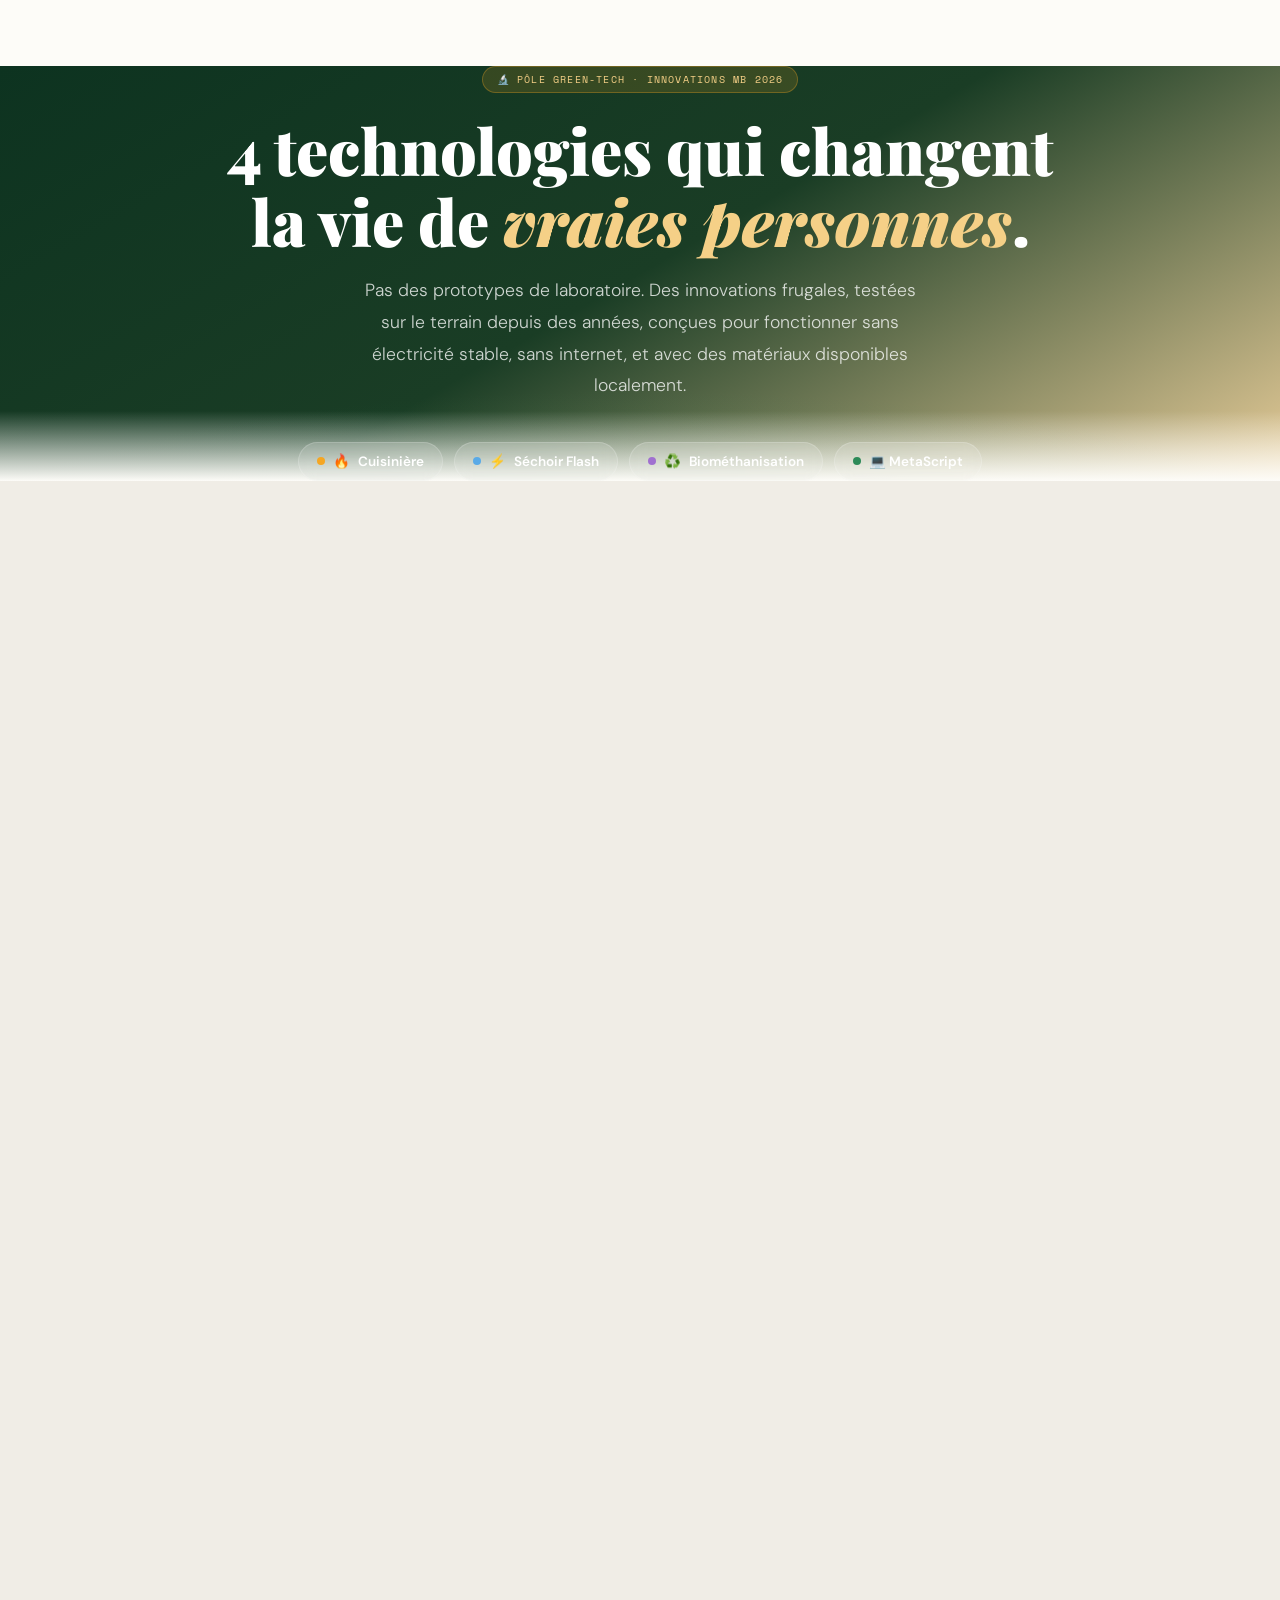
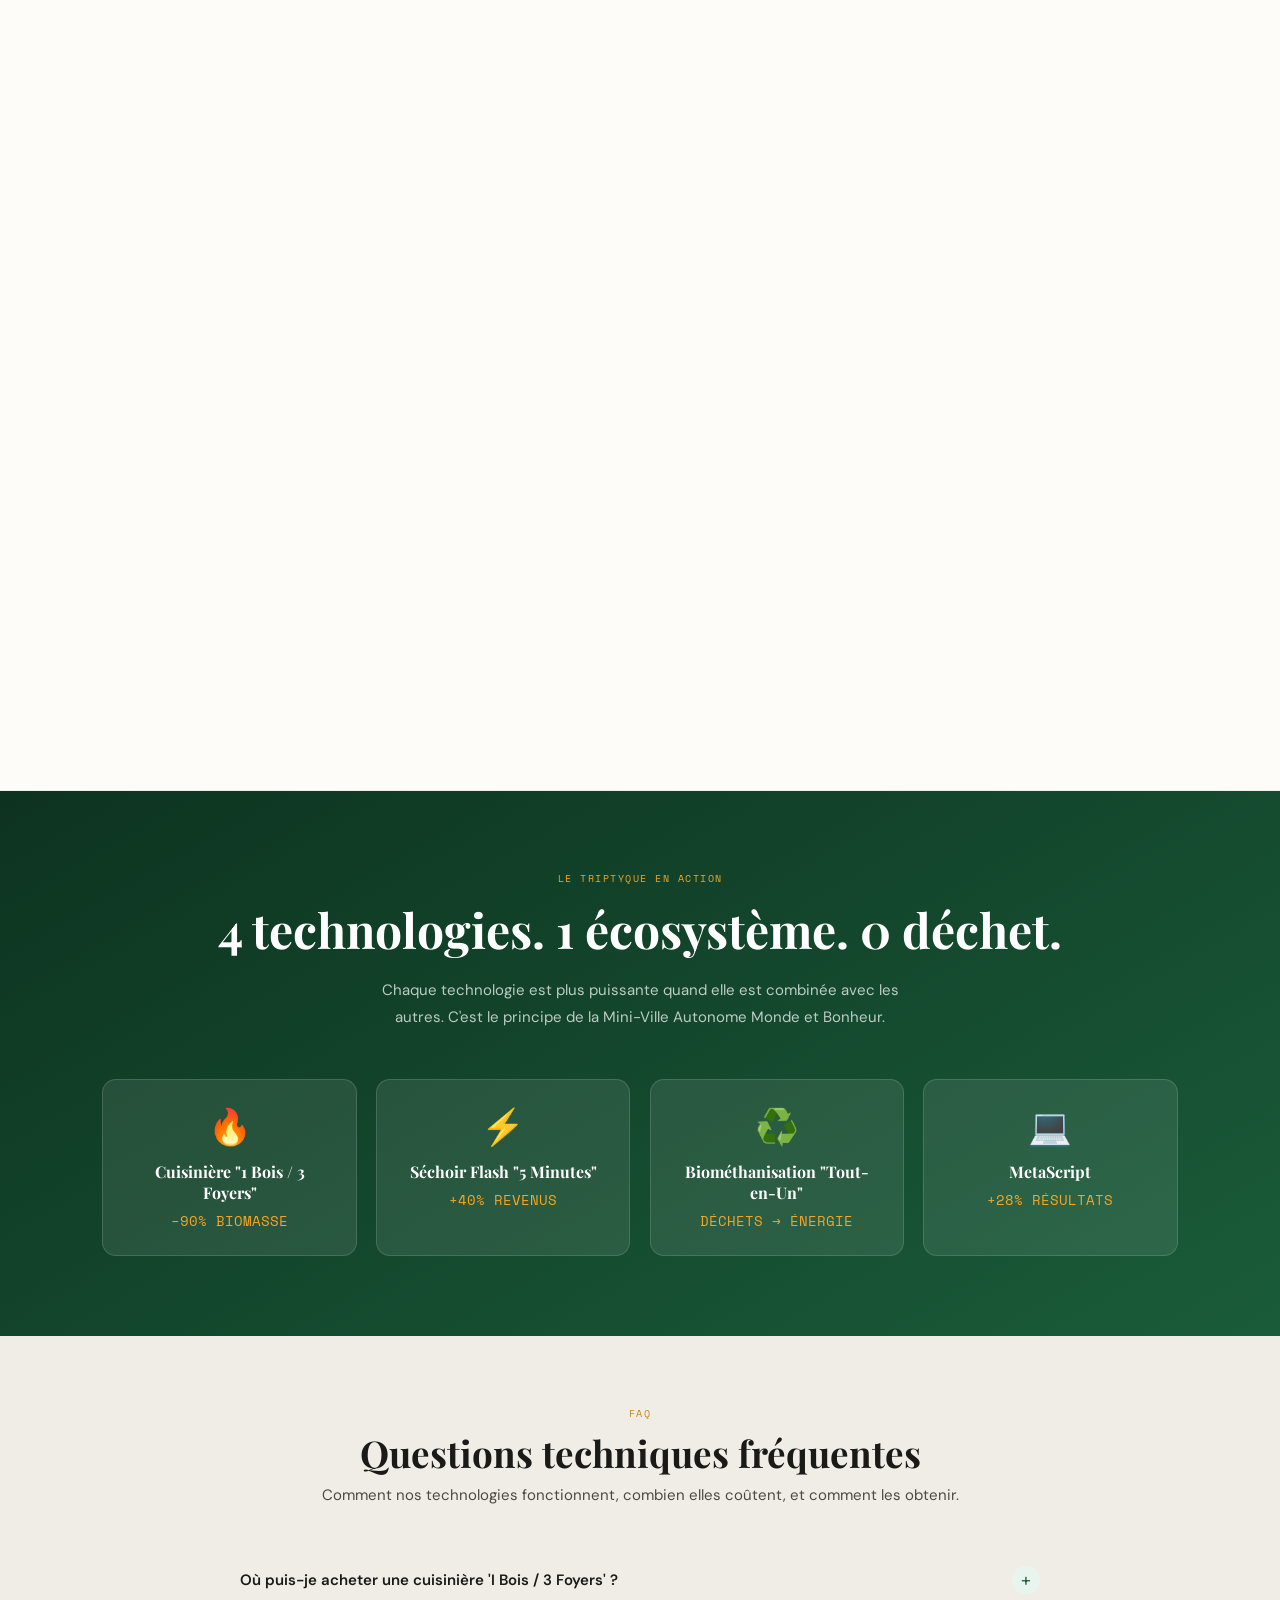
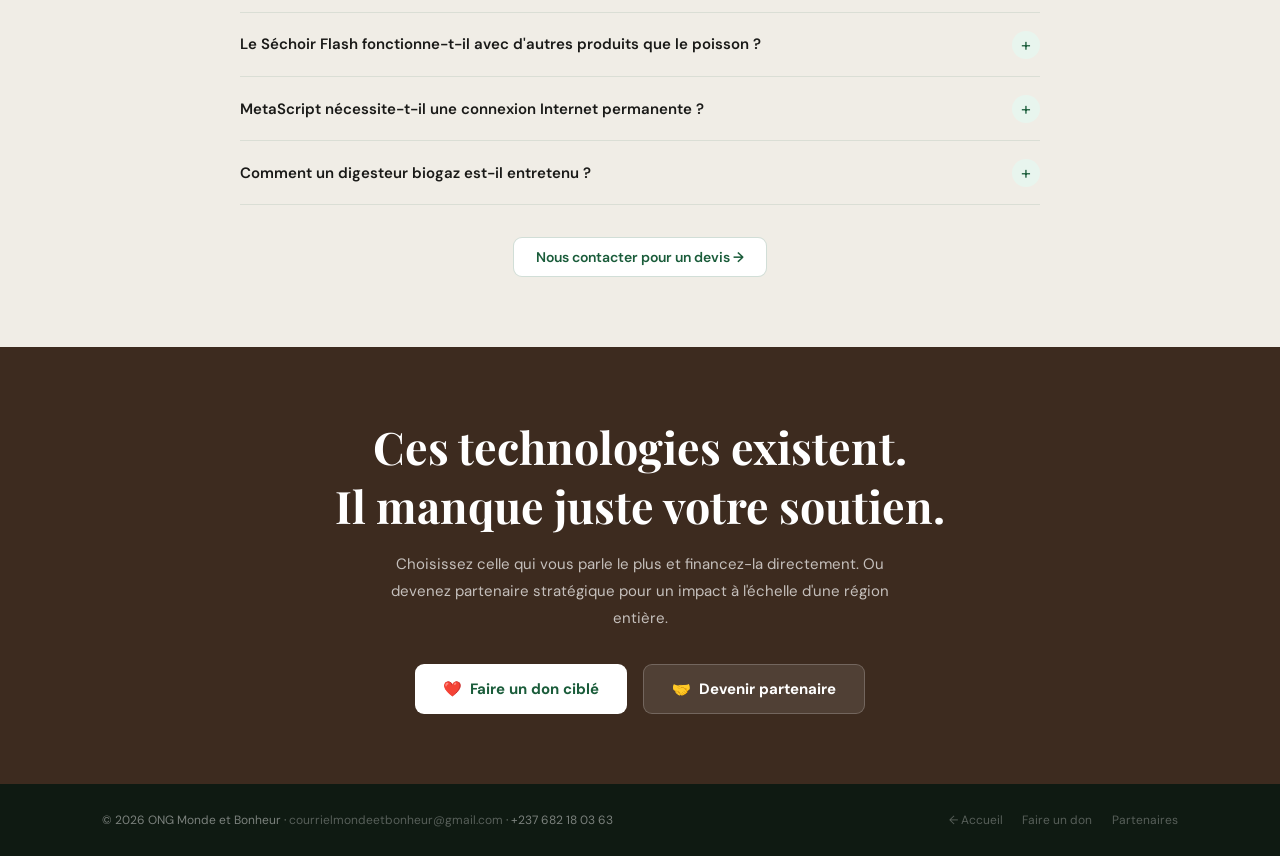
<file: technologies.html>
<!DOCTYPE html>
<html lang="fr" data-lang="fr">
<head>
<meta charset="UTF-8">
<meta name="viewport" content="width=device-width, initial-scale=1.0">
<title>Nos Technologies — ONG Monde et Bonheur</title>
<link rel="preconnect" href="https://fonts.googleapis.com">
<link href="https://fonts.googleapis.com/css2?family=Playfair+Display:ital,wght@0,700;0,900;1,700&family=DM+Sans:wght@300;400;500;600;700&family=Space+Mono:wght@400;700&display=swap" rel="stylesheet">
<link rel="stylesheet" href="mb-styles.css">
<style>
:root{
  --v:#1a5c3a;--vc:#2d8a58;--vp:#e8f5ee;--vd:#0d3320;
  --o:#c8860a;--oc:#f5a623;--op:#fdf3e3;
  --br:#3d2b1f;--wh:#fdfcf8;--gr:#f0ede6;
  --tx:#1a1a18;--td:#4a4a44;--tp:#8a8a82;
  --rouge:#c0392b;--bleu:#1a3a5c;--bp:#e8f0f8;
  --haut:64px;--r:14px;
  --sh:0 4px 24px rgba(0,0,0,.08);
  --sh-lg:0 16px 60px rgba(0,0,0,.12);
}
*{margin:0;padding:0;box-sizing:border-box;}
html{scroll-behavior:smooth;}
body{font-family:'DM Sans',sans-serif;background:var(--wh);color:var(--tx);overflow-x:hidden;padding-top:var(--nav-h);}
[data-lang="fr"] .en{display:none!important;}
[data-lang="en"] .fr{display:none!important;}
a{text-decoration:none;}

/* ══════════════════════════════════════
   HEADER
══════════════════════════════════════ */
.site-header{position:fixed;top:0;left:0;right:0;z-index:900;height:var(--haut);background:rgba(253,252,248,.97);backdrop-filter:blur(14px);border-bottom:1px solid rgba(26,92,58,.1);display:flex;align-items:center;justify-content:space-between;padding:0 2.5rem;}
.h-logo{display:flex;align-items:center;gap:10px;}
.h-disk{width:38px;height:38px;border-radius:50%;background:var(--v);display:flex;align-items:center;justify-content:center;font-family:'Playfair Display',serif;font-weight:900;font-size:12px;color:white;border:2px solid var(--vc);}
.h-name{font-family:'Playfair Display',serif;font-size:14px;font-weight:700;color:var(--v);}
.h-sub{font-size:10px;color:var(--tp);}
.h-right{display:flex;align-items:center;gap:.8rem;}
.lang-toggle{display:flex;background:var(--gr);border-radius:20px;padding:3px;border:1px solid rgba(26,92,58,.1);}
.lang-btn{padding:4px 11px;border-radius:16px;border:none;background:none;font-size:11px;font-weight:700;cursor:pointer;color:var(--tp);font-family:'Space Mono',monospace;transition:all .2s;}
.lang-btn.active{background:var(--v);color:white;}
.btn-don-hdr{display:flex;align-items:center;gap:6px;background:var(--rouge);color:white;padding:8px 16px;border-radius:8px;font-size:13px;font-weight:600;border:none;cursor:pointer;font-family:'DM Sans',sans-serif;transition:all .2s;}
.btn-don-hdr:hover{background:#a93226;}
.back-link{font-size:13px;color:var(--td);padding:7px 12px;border-radius:8px;border:1px solid rgba(26,92,58,.12);transition:all .2s;display:flex;align-items:center;gap:5px;}
.back-link:hover{background:var(--vp);color:var(--v);}

/* ══════════════════════════════════════
   HERO TECHNOLOGIES
══════════════════════════════════════ */
.tech-hero{
  padding:calc(var(--haut)+70px) 8% 80px;
  background:linear-gradient(150deg,var(--vd) 0%,#1a3d25 50%,rgba(200,134,10,.4) 100%);
  text-align:center;position:relative;overflow:hidden;
}
.tech-hero::before{content:'';position:absolute;inset:0;background:radial-gradient(ellipse 80% 60% at 50% 120%,rgba(45,138,88,.25) 0%,transparent 70%);}
.tech-hero::after{content:'';position:absolute;bottom:0;left:0;right:0;height:70px;background:linear-gradient(transparent,var(--wh));}
.hero-lbl{display:inline-flex;align-items:center;gap:8px;background:rgba(245,166,35,.15);border:1px solid rgba(245,166,35,.3);color:#f5d087;font-family:'Space Mono',monospace;font-size:10px;letter-spacing:.12em;padding:5px 14px;border-radius:20px;margin-bottom:1.4rem;}
.tech-hero h1{font-family:'Playfair Display',serif;font-size:clamp(2.4rem,5vw,4rem);font-weight:900;color:white;line-height:1.1;margin-bottom:1.2rem;position:relative;}
.tech-hero h1 em{font-style:italic;color:#f5d087;}
.tech-hero p{font-size:clamp(.95rem,1.5vw,1.1rem);color:rgba(255,255,255,.78);max-width:580px;margin:0 auto 2.5rem;line-height:1.8;font-weight:300;position:relative;}

/* Tech pills nav */
.tech-pills{display:flex;justify-content:center;gap:.7rem;flex-wrap:wrap;position:relative;z-index:1;}
.tech-pill{display:flex;align-items:center;gap:.5rem;background:rgba(255,255,255,.1);backdrop-filter:blur(8px);border:1px solid rgba(255,255,255,.18);color:white;padding:10px 18px;border-radius:30px;font-size:13.5px;font-weight:600;cursor:pointer;transition:all .25s;font-family:'DM Sans',sans-serif;}
.tech-pill:hover,.tech-pill.active{background:rgba(255,255,255,.22);border-color:rgba(255,255,255,.4);transform:translateY(-2px);}
.tech-pill .pill-dot{width:8px;height:8px;border-radius:50%;flex-shrink:0;}

/* ══════════════════════════════════════
   TECH SECTION BASE
══════════════════════════════════════ */
.tech-section{padding:90px 8%;border-bottom:1px solid rgba(26,92,58,.07);}
.tech-section:nth-child(even){background:var(--gr);}
.ts-inner{max-width:1200px;margin:0 auto;}
.section-lbl{font-family:'Space Mono',monospace;font-size:10px;letter-spacing:.15em;color:var(--o);text-transform:uppercase;margin-bottom:.7rem;}
.ts-header{display:grid;grid-template-columns:1fr auto;gap:2rem;align-items:start;margin-bottom:3.5rem;}
.ts-title{font-family:'Playfair Display',serif;font-size:clamp(2rem,3.5vw,3rem);font-weight:900;line-height:1.1;margin-bottom:.8rem;}
.ts-subtitle{font-size:15px;color:var(--td);line-height:1.8;max-width:560px;}
.ts-badge{text-align:center;background:white;border-radius:var(--r);border:1px solid rgba(26,92,58,.1);padding:1.4rem 1.8rem;min-width:180px;flex-shrink:0;box-shadow:var(--sh);}
.ts-badge-num{font-family:'Playfair Display',serif;font-size:2.8rem;font-weight:900;line-height:1;display:block;}
.ts-badge-lbl{font-size:12px;color:var(--td);margin-top:.3rem;line-height:1.4;}

/* Diagnostic vs Solution */
.diag-sol{display:grid;grid-template-columns:1fr 1fr;gap:1.5rem;margin-bottom:3rem;}
.diag-box,.sol-box{border-radius:var(--r);padding:2rem;position:relative;overflow:hidden;}
.diag-box{background:linear-gradient(135deg,#2c0e0e,#4a1515);border:1px solid rgba(192,57,43,.2);}
.diag-box::before{content:'⚠';position:absolute;top:-10px;right:-10px;font-size:5rem;opacity:.06;}
.sol-box{background:linear-gradient(135deg,var(--vd),#1a5030);border:1px solid rgba(45,138,88,.2);}
.sol-box::before{content:'✓';position:absolute;top:-15px;right:-5px;font-size:5rem;opacity:.07;color:white;}
.ds-label{font-family:'Space Mono',monospace;font-size:9px;letter-spacing:.15em;margin-bottom:.8rem;display:flex;align-items:center;gap:.4rem;}
.diag-box .ds-label{color:rgba(240,100,80,.7);}
.sol-box .ds-label{color:rgba(100,220,140,.7);}
.ds-title{font-family:'Playfair Display',serif;font-size:1.25rem;font-weight:700;color:white;margin-bottom:.8rem;}
.ds-points{list-style:none;display:flex;flex-direction:column;gap:.5rem;}
.ds-points li{font-size:13.5px;color:rgba(255,255,255,.75);line-height:1.5;padding-left:1.2rem;position:relative;}
.diag-box .ds-points li::before{content:'×';color:rgba(240,100,80,.7);position:absolute;left:0;font-weight:700;}
.sol-box .ds-points li::before{content:'✓';color:rgba(100,220,140,.8);position:absolute;left:0;font-weight:700;}

/* Chiffres impact */
.impact-nums{display:grid;grid-template-columns:repeat(4,1fr);gap:1rem;margin-bottom:3rem;}
.in-card{background:white;border-radius:var(--r);border:1px solid rgba(26,92,58,.08);padding:1.5rem;text-align:center;transition:all .25s;box-shadow:var(--sh);}
.in-card:hover{transform:translateY(-4px);box-shadow:var(--sh-lg);}
.in-icon{font-size:1.8rem;margin-bottom:.5rem;}
.in-num{font-family:'Playfair Display',serif;font-size:2rem;font-weight:900;line-height:1;display:block;}
.in-lbl{font-size:12px;color:var(--td);margin-top:.3rem;line-height:1.4;}

/* Schéma / Diagramme */
.schema-wrap{background:white;border-radius:var(--r);border:1px solid rgba(26,92,58,.1);padding:2rem;margin-bottom:3rem;box-shadow:var(--sh);}
.schema-title{font-family:'Space Mono',monospace;font-size:10px;letter-spacing:.1em;color:var(--tp);text-transform:uppercase;margin-bottom:1.5rem;text-align:center;}

/* Témoignage inline */
.tech-testi{display:flex;align-items:flex-start;gap:1.2rem;background:var(--vp);border-radius:var(--r);border:1px solid rgba(26,92,58,.12);padding:1.6rem;margin-bottom:3rem;}
.tt-quote-mark{font-family:'Playfair Display',serif;font-size:4rem;color:var(--vc);line-height:.7;flex-shrink:0;margin-top:.2rem;}
.tt-text{font-size:14.5px;color:var(--td);line-height:1.75;font-style:italic;}
.tt-author{font-size:12px;font-weight:700;color:var(--v);margin-top:.6rem;font-style:normal;}

/* CTA Technologie */
.tech-cta-row{display:flex;gap:1rem;flex-wrap:wrap;margin-top:1rem;}
.btn-tech-primary{display:inline-flex;align-items:center;gap:.5rem;background:var(--v);color:white;padding:13px 24px;border-radius:9px;font-size:14px;font-weight:700;cursor:pointer;border:none;font-family:'DM Sans',sans-serif;transition:all .25s;}
.btn-tech-primary:hover{background:var(--vc);transform:translateY(-2px);}
.btn-tech-sec{display:inline-flex;align-items:center;gap:.5rem;background:white;color:var(--v);padding:13px 24px;border-radius:9px;font-size:14px;font-weight:600;cursor:pointer;border:1.5px solid rgba(26,92,58,.2);font-family:'DM Sans',sans-serif;transition:all .25s;}
.btn-tech-sec:hover{background:var(--vp);border-color:var(--vc);}

/* ══════════════════════════════════════
   COULEURS PAR TECH
══════════════════════════════════════ */
/* Cuisinière → orange feu */
#cuisiniere .ts-badge-num{color:var(--o);}
#cuisiniere .in-num{color:var(--o);}
/* Séchoir → bleu électrique */
#sechoir .ts-badge-num{color:#1a6b9a;}
#sechoir .in-num{color:#1a6b9a;}
#sechoir .sol-box{background:linear-gradient(135deg,#0d2d4a,#1a4a6b);}
#sechoir .sol-box .ds-label{color:rgba(100,180,255,.7);}
#sechoir .ds-label{color:rgba(100,180,255,.7);}
#sechoir .tech-testi{background:var(--bp);border-color:rgba(26,107,154,.15);}
#sechoir .tt-quote-mark{color:#1a6b9a;}
#sechoir .tt-author{color:#1a6b9a;}
/* Biogaz → violet énergie */
#biogaz .ts-badge-num{color:#6b3d9a;}
#biogaz .in-num{color:#6b3d9a;}
#biogaz .sol-box{background:linear-gradient(135deg,#1e0d35,#3d1a6b);}
/* MetaScript → vert digital */
#metascript .ts-badge-num{color:var(--v);}
#metascript .in-num{color:var(--v);}

/* ══════════════════════════════════════
   SECTION SYNTHÈSE
══════════════════════════════════════ */
.synthese-section{background:linear-gradient(150deg,var(--vd),var(--v));padding:80px 8%;color:white;}
.sy-inner{max-width:1100px;margin:0 auto;}
.sy-title{font-family:'Playfair Display',serif;font-size:clamp(2rem,4vw,3rem);font-weight:700;margin-bottom:1rem;text-align:center;}
.sy-sub{font-size:15px;color:rgba(255,255,255,.72);text-align:center;max-width:560px;margin:0 auto 3rem;line-height:1.8;}
.sy-grid{display:grid;grid-template-columns:repeat(4,1fr);gap:1.2rem;}
.sy-card{background:rgba(255,255,255,.09);border:1px solid rgba(255,255,255,.14);border-radius:var(--r);padding:1.5rem;text-align:center;cursor:pointer;transition:all .25s;}
.sy-card:hover{background:rgba(255,255,255,.16);transform:translateY(-4px);}
.sy-icon{font-size:2.2rem;margin-bottom:.7rem;}
.sy-name{font-family:'Playfair Display',serif;font-size:1rem;font-weight:700;color:white;margin-bottom:.5rem;}
.sy-stat{font-family:'Space Mono',monospace;font-size:.85rem;color:var(--oc);}

/* Cercle vertueux */
.cercle-section{padding:80px 8%;background:var(--gr);}
.cv-inner{max-width:900px;margin:0 auto;text-align:center;}

/* CTA finale */
.cta-finale{background:var(--br);padding:70px 8%;text-align:center;}
.cta-finale h2{font-family:'Playfair Display',serif;font-size:clamp(1.8rem,3.5vw,2.8rem);font-weight:700;color:white;margin-bottom:1rem;}
.cta-finale p{font-size:15px;color:rgba(255,255,255,.7);max-width:520px;margin:0 auto 2rem;line-height:1.8;}
.cta-btns{display:flex;justify-content:center;gap:1rem;flex-wrap:wrap;}
.btn-cta-w{display:inline-flex;align-items:center;gap:8px;background:white;color:var(--v);padding:14px 28px;border-radius:9px;font-size:15px;font-weight:700;cursor:pointer;border:none;font-family:'DM Sans',sans-serif;transition:all .25s;}
.btn-cta-w:hover{background:var(--op);transform:translateY(-2px);}
.btn-cta-o{display:inline-flex;align-items:center;gap:8px;background:rgba(255,255,255,.1);color:white;padding:14px 28px;border-radius:9px;font-size:15px;font-weight:700;cursor:pointer;border:1.5px solid rgba(255,255,255,.2);font-family:'DM Sans',sans-serif;transition:all .25s;}
.btn-cta-o:hover{background:rgba(255,255,255,.18);transform:translateY(-2px);}
.mini-footer{background:#0f1a12;color:rgba(255,255,255,.45);padding:28px 8%;display:flex;justify-content:space-between;align-items:center;flex-wrap:wrap;gap:.8rem;font-size:12px;}
.mini-footer a{color:rgba(255,255,255,.3);}

/* Reveal */
.reveal{opacity:0;transform:translateY(22px);transition:opacity .55s ease,transform .55s ease;}
.reveal.visible{opacity:1;transform:none;}

/* Responsive */
@media(max-width:900px){.diag-sol{grid-template-columns:1fr;}.impact-nums{grid-template-columns:1fr 1fr;}.ts-header{grid-template-columns:1fr;}.ts-badge{display:none;}.sy-grid{grid-template-columns:1fr 1fr;}}
@media(max-width:600px){.impact-nums{grid-template-columns:1fr 1fr;}.tech-pills{gap:.5rem;}.tech-pill{font-size:12px;padding:8px 14px;}.sy-grid{grid-template-columns:1fr 1fr;}:root{--haut:56px;}}
</style>
</head>
<body>

<!-- HEADER -->


<!-- ══════════════════════════════════════
     HERO
══════════════════════════════════════ -->
<section class="tech-hero">
  <div class="hero-lbl"><span class="fr">🔬 PÔLE GREEN-TECH · INNOVATIONS MB 2026</span><span class="en">🔬 GREEN-TECH UNIT · MB INNOVATIONS 2026</span></div>
  <h1 class="fr">4 technologies qui changent<br>la vie de <em>vraies personnes</em>.</h1>
  <h1 class="en">4 technologies that change<br>the lives of <em>real people</em>.</h1>
  <p class="fr">Pas des prototypes de laboratoire. Des innovations frugales, testées sur le terrain depuis des années, conçues pour fonctionner sans électricité stable, sans internet, et avec des matériaux disponibles localement.</p>
  <p class="en">Not lab prototypes. Frugal innovations, field-tested for years, designed to work without stable electricity, without internet, using locally available materials.</p>
  <div class="tech-pills">
    <div class="tech-pill" onclick="scrollTo('cuisiniere')"><div class="pill-dot" style="background:#f5a623"></div>🔥 <span class="fr">Cuisinière</span><span class="en">Cooker</span></div>
    <div class="tech-pill" onclick="scrollTo('sechoir')"><div class="pill-dot" style="background:#5aaae7"></div>⚡ <span class="fr">Séchoir Flash</span><span class="en">Flash Dryer</span></div>
    <div class="tech-pill" onclick="scrollTo('biogaz')"><div class="pill-dot" style="background:#a070d0"></div>♻️ <span class="fr">Biométhanisation</span><span class="en">Biodigestion</span></div>
    <div class="tech-pill" onclick="scrollTo('metascript')"><div class="pill-dot" style="background:#2d8a58"></div>💻 MetaScript</div>
  </div>
</section>

<!-- ══════════════════════════════════════
     TECH 1 : CUISINIÈRE
══════════════════════════════════════ -->
<section class="tech-section" id="cuisiniere">
  <div class="ts-inner">
    <div class="ts-header reveal">
      <div>
        <div class="section-lbl fr">🔥 INNOVATION N°1 · ATTÉNUATION CLIMATIQUE</div>
        <div class="section-lbl en">🔥 INNOVATION #1 · CLIMATE MITIGATION</div>
        <h2 class="ts-title fr">La Cuisinière<br><em style="font-style:italic;color:var(--o)">"1 Bois / 3 Foyers"</em></h2>
        <h2 class="ts-title en">The Cooker<br><em style="font-style:italic;color:var(--o)">"1 Wood / 3 Fires"</em></h2>
        <p class="ts-subtitle fr">Une chambre de combustion en céramique réfractaire qui maximise la pyrolyse du bois et distribue la chaleur vers trois points de cuisson simultanés. Simple. Radical. Efficace.</p>
        <p class="ts-subtitle en">A refractory ceramic combustion chamber that maximises wood pyrolysis and distributes heat to three simultaneous cooking points. Simple. Radical. Effective.</p>
      </div>
      <div class="ts-badge"><span class="ts-badge-num">−90%</span><div class="ts-badge-lbl fr">de consommation<br>de biomasse</div><div class="ts-badge-lbl en">biomass consumption<br>reduction</div></div>
    </div>

    <div class="diag-sol reveal">
      <div class="diag-box">
        <div class="ds-label">⚠ <span class="fr">LE PROBLÈME</span><span class="en">THE PROBLEM</span></div>
        <div class="ds-title fr">Le "Feu de 3 Pierres" tue silencieusement</div>
        <div class="ds-title en">The "3-Stone Fire" kills silently</div>
        <ul class="ds-points">
          <li class="fr">90% de l'énergie du bois part en fumée — gaspillage pur</li>
          <li class="en">90% of wood energy is wasted as smoke — pure waste</li>
          <li class="fr">600 000 morts/an en Afrique par inhalation de fumées toxiques</li>
          <li class="en">600,000 deaths/year in Africa from toxic smoke inhalation</li>
          <li class="fr">Équivalent à fumer 2 paquets de cigarettes par jour pour la ménagère</li>
          <li class="en">Equivalent to smoking 2 packs of cigarettes/day for the cook</li>
          <li class="fr">3h/jour passées à collecter le bois — temps volé aux femmes</li>
          <li class="en">3 hours/day spent collecting firewood — time stolen from women</li>
          <li class="fr">Déforestation massive du Bassin du Congo</li>
          <li class="en">Massive deforestation of the Congo Basin</li>
        </ul>
      </div>
      <div class="sol-box">
        <div class="ds-label">✓ <span class="fr">NOTRE SOLUTION</span><span class="en">OUR SOLUTION</span></div>
        <div class="ds-title fr">Le secret : la pyrolyse contrôlée</div>
        <div class="ds-title en">The secret: controlled pyrolysis</div>
        <ul class="ds-points">
          <li class="fr">Chambre isolée en céramique réfractaire ou fonte d'aluminium</li>
          <li class="en">Chamber insulated in refractory ceramic or cast aluminium</li>
          <li class="fr">Tirage forcé naturel : maximise la combustion complète du carbone</li>
          <li class="en">Natural forced draft: maximises complete carbon combustion</li>
          <li class="fr">1 kg de bois alimente 3 marmites en ébullition simultanée</li>
          <li class="en">1 kg of wood fuels 3 pots boiling simultaneously</li>
          <li class="fr">Combustion quasi-complète → zéro fumée visible, zéro particules fines</li>
          <li class="en">Near-complete combustion → zero visible smoke, zero fine particles</li>
          <li class="fr">Fabricable localement par des artisans formés en 3 jours</li>
          <li class="en">Locally manufacturable by craftspeople trained in 3 days</li>
        </ul>
      </div>
    </div>

    <div class="impact-nums reveal">
      <div class="in-card"><div class="in-icon">🌳</div><span class="in-num">5t</span><div class="in-lbl fr">bois économisées<br>par cuisinière / an</div><div class="in-lbl en">wood saved<br>per cooker / year</div></div>
      <div class="in-card"><div class="in-icon">🫁</div><span class="in-num">0</span><div class="in-lbl fr">fumée visible.<br>Zéro particules fines</div><div class="in-lbl en">visible smoke.<br>Zero fine particles</div></div>
      <div class="in-card"><div class="in-icon">⏰</div><span class="in-num">3h</span><div class="in-lbl fr">gagnées par jour<br>pour chaque femme</div><div class="in-lbl en">gained daily<br>per woman</div></div>
      <div class="in-card"><div class="in-icon">🌿</div><span class="in-num">0.5ha</span><div class="in-lbl fr">de forêt préservée<br>sur 10 ans</div><div class="in-lbl en">of forest preserved<br>over 10 years</div></div>
    </div>

    <!-- Schéma SVG Cuisinière -->
    <div class="schema-wrap reveal">
      <div class="schema-title fr">COMMENT ÇA MARCHE — SCHÉMA DE PRINCIPE</div>
      <div class="schema-title en">HOW IT WORKS — PRINCIPLE DIAGRAM</div>
      <svg viewBox="0 0 800 320" xmlns="http://www.w3.org/2000/svg" style="width:100%;max-width:800px;display:block;margin:0 auto;">
        <!-- Fond -->
        <rect width="800" height="320" fill="#fdfcf8" rx="8"/>
        <!-- Légende titre -->
        <text x="400" y="28" text-anchor="middle" font-family="Space Mono,monospace" font-size="11" fill="#8a8a82" letter-spacing="1">1 BOIS → 3 FOYERS SIMULTANÉS</text>
        <!-- Corps de la cuisinière -->
        <rect x="280" y="50" width="240" height="180" rx="12" fill="#3d2b1f" stroke="#c8860a" stroke-width="2"/>
        <!-- Chambre céramique intérieure -->
        <rect x="310" y="80" width="180" height="120" rx="8" fill="#1a5c3a" opacity=".9"/>
        <text x="400" y="118" text-anchor="middle" font-family="DM Sans,sans-serif" font-size="11" fill="rgba(255,255,255,.8)">Chambre céramique</text>
        <text x="400" y="133" text-anchor="middle" font-family="DM Sans,sans-serif" font-size="11" fill="rgba(255,255,255,.8)">réfractaire</text>
        <!-- Flamme -->
        <text x="400" y="175" text-anchor="middle" font-size="28">🔥</text>
        <!-- Bois entrant -->
        <rect x="370" y="222" width="60" height="14" rx="4" fill="#8B4513" opacity=".9"/>
        <text x="400" y="232" text-anchor="middle" font-family="DM Sans,sans-serif" font-size="9" fill="white">BOIS</text>
        <!-- 3 marmites -->
        <ellipse cx="180" cy="90" rx="55" ry="18" fill="#2d8a58" stroke="#1a5c3a" stroke-width="2"/>
        <rect x="125" y="90" width="110" height="50" rx="4" fill="#2d8a58" stroke="#1a5c3a" stroke-width="2"/>
        <ellipse cx="180" cy="140" rx="55" ry="10" fill="#1a5c3a"/>
        <text x="180" y="112" text-anchor="middle" font-family="DM Sans,sans-serif" font-size="12" fill="white" font-weight="600">Marmite 1</text>
        <ellipse cx="400" cy="40" rx="55" ry="18" fill="#2d8a58" stroke="#1a5c3a" stroke-width="2"/>
        <rect x="345" y="40" width="110" height="16" rx="4" fill="#2d8a58" stroke="#1a5c3a" stroke-width="2"/>
        <text x="400" y="35" text-anchor="middle" font-family="DM Sans,sans-serif" font-size="12" fill="white" font-weight="600">Marmite 2</text>
        <ellipse cx="620" cy="90" rx="55" ry="18" fill="#2d8a58" stroke="#1a5c3a" stroke-width="2"/>
        <rect x="565" y="90" width="110" height="50" rx="4" fill="#2d8a58" stroke="#1a5c3a" stroke-width="2"/>
        <ellipse cx="620" cy="140" rx="55" ry="10" fill="#1a5c3a"/>
        <text x="620" y="112" text-anchor="middle" font-family="DM Sans,sans-serif" font-size="12" fill="white" font-weight="600">Marmite 3</text>
        <!-- Flèches chaleur -->
        <path d="M280 110 L235 105" stroke="#f5a623" stroke-width="2" stroke-dasharray="5,3" marker-end="url(#arr)"/>
        <path d="M400 50 L400 56" stroke="#f5a623" stroke-width="2" stroke-dasharray="5,3" marker-end="url(#arr)"/>
        <path d="M520 110 L565 105" stroke="#f5a623" stroke-width="2" stroke-dasharray="5,3" marker-end="url(#arr)"/>
        <defs><marker id="arr" markerWidth="6" markerHeight="6" refX="3" refY="3" orient="auto"><path d="M0,0 L6,3 L0,6 Z" fill="#f5a623"/></marker></defs>
        <!-- Labels chaleur -->
        <text x="255" y="96" text-anchor="middle" font-family="DM Sans,sans-serif" font-size="10" fill="#f5a623">Chaleur</text>
        <text x="620" y="96" text-anchor="middle" font-family="DM Sans,sans-serif" font-size="10" fill="#f5a623">Chaleur</text>
        <!-- Badge -90% -->
        <rect x="310" y="260" width="180" height="40" rx="8" fill="#c8860a" opacity=".15"/>
        <text x="400" y="277" text-anchor="middle" font-family="Playfair Display,serif" font-size="16" fill="#c8860a" font-weight="700">−90% de bois consommé</text>
        <text x="400" y="293" text-anchor="middle" font-family="DM Sans,sans-serif" font-size="11" fill="#8a8a82">vs. feu de 3 pierres traditionnel</text>
      </svg>
    </div>

    <div class="tech-testi reveal">
      <div class="tt-quote-mark">"</div>
      <div>
        <div class="tt-text fr">Avant, je passais 3 heures à chercher du bois chaque matin. Maintenant, je garde cet un seul morceau pour toute la journée. Et mes enfants ne toussent plus le matin. C'est comme si on avait changé de vie.</div>
        <div class="tt-text en">Before, I spent 3 hours collecting firewood every morning. Now one piece lasts all day. And my children no longer cough in the morning. It's as if we've changed lives.</div>
        <div class="tt-author fr">Madeleine B. — Bénéficiaire, Batchenga (Région du Centre, Cameroun)</div>
        <div class="tt-author en">Madeleine B. — Beneficiary, Batchenga (Central Region, Cameroon)</div>
      </div>
    </div>

    <div class="tech-cta-row reveal">
      <button class="btn-tech-primary" onclick="location.href='don.html'">🔥 <span class="fr">Financer une cuisinière (30€)</span><span class="en">Fund a cooker (€30)</span></button>
      <button class="btn-tech-sec" onclick="location.href='partenaires.html'">🏭 <span class="fr">Pack RSE Entreprises</span><span class="en">Corporate CSR Pack</span></button>
    </div>
  </div>
</section>

<!-- ══════════════════════════════════════
     TECH 2 : SÉCHOIR FLASH
══════════════════════════════════════ -->
<section class="tech-section" id="sechoir">
  <div class="ts-inner">
    <div class="ts-header reveal">
      <div>
        <div class="section-lbl fr">⚡ INNOVATION N°2 · ADAPTATION CLIMATIQUE</div>
        <div class="section-lbl en">⚡ INNOVATION #2 · CLIMATE ADAPTATION</div>
        <h2 class="ts-title fr">Le Séchoir Flash<br><em style="font-style:italic;color:#1a6b9a">"5 Minutes"</em></h2>
        <h2 class="ts-title en">The Flash Dryer<br><em style="font-style:italic;color:#1a6b9a">"5 Minutes"</em></h2>
        <p class="ts-subtitle fr">Un système de ventilation cyclonique à haute température qui extrait l'humidité au cœur du produit en 5 minutes chrono — sans le cuire. Ce qui prenait 3 à 5 jours au soleil se fait maintenant avant la prochaine averse.</p>
        <p class="ts-subtitle en">A high-temperature cyclonic ventilation system that extracts moisture from the core of the product in exactly 5 minutes — without cooking it. What used to take 3 to 5 days in the sun now happens before the next downpour.</p>
      </div>
      <div class="ts-badge"><span class="ts-badge-num" style="color:#1a6b9a">5 min</span><div class="ts-badge-lbl fr">au lieu de<br>3–5 jours au soleil</div><div class="ts-badge-lbl en">instead of<br>3–5 days in the sun</div></div>
    </div>

    <div class="diag-sol reveal">
      <div class="diag-box">
        <div class="ds-label">⚠ <span class="fr">LE PROBLÈME</span><span class="en">THE PROBLEM</span></div>
        <div class="ds-title fr">Le dérèglement climatique détruit les récoltes</div>
        <div class="ds-title en">Climate disruption destroys harvests</div>
        <ul class="ds-points">
          <li class="fr">40% des récoltes perdues chaque année à cause des pluies imprévisibles</li>
          <li class="en">40% of harvests lost annually due to unpredictable rainfall</li>
          <li class="fr">Poisson, cacao, manioc séchés au soleil : vulnérables à la moindre averse</li>
          <li class="en">Sun-dried fish, cocoa, cassava: vulnerable to any shower</li>
          <li class="fr">Produits contaminés par insectes, poussière, moisissures</li>
          <li class="en">Products contaminated by insects, dust, moulds</li>
          <li class="fr">Perte de revenus directe pour les coopératives de femmes</li>
          <li class="en">Direct income loss for women's cooperatives</li>
        </ul>
      </div>
      <div class="sol-box" style="background:linear-gradient(135deg,#0d2d4a,#1a4a6b)">
        <div class="ds-label" style="color:rgba(100,180,255,.7)">✓ <span class="fr">NOTRE SOLUTION</span><span class="en">OUR SOLUTION</span></div>
        <div class="ds-title fr">La technologie "Flash Drying"</div>
        <div class="ds-title en">The "Flash Drying" technology</div>
        <ul class="ds-points">
          <li class="fr">Ventilation cyclonique à haute température contrôlée</li>
          <li class="en">High-temperature controlled cyclonic ventilation</li>
          <li class="fr">Extraction de l'humidité depuis le cœur du produit</li>
          <li class="en">Moisture extraction from the product's core</li>
          <li class="fr">5 minutes au lieu de 3 à 5 jours — indépendance totale du soleil</li>
          <li class="en">5 minutes instead of 3 to 5 days — total independence from sun</li>
          <li class="fr">Produit stérilisé, doré, propre et emballable immédiatement</li>
          <li class="en">Product sterilised, golden, clean and immediately packable</li>
          <li class="fr">Alimenté au biogaz ou gaz — compatible avec l'écosystème MB</li>
          <li class="en">Powered by biogas or gas — compatible with MB ecosystem</li>
        </ul>
      </div>
    </div>

    <div class="impact-nums reveal">
      <div class="in-card"><div class="in-icon">📦</div><span class="in-num" style="color:#1a6b9a">0%</span><div class="in-lbl fr">perte post-récolte.<br>Indépendance météo totale</div><div class="in-lbl en">post-harvest loss.<br>Total weather independence</div></div>
      <div class="in-card"><div class="in-icon">💰</div><span class="in-num" style="color:#1a6b9a">+40%</span><div class="in-lbl fr">valeur marchande<br>du produit séché</div><div class="in-lbl en">market value of<br>the dried product</div></div>
      <div class="in-card"><div class="in-icon">⏱</div><span class="in-num" style="color:#1a6b9a">&lt;6</span><div class="in-lbl fr">mois pour amortir<br>l'équipement</div><div class="in-lbl en">months to recoup<br>the equipment</div></div>
      <div class="in-card"><div class="in-icon">👩</div><span class="in-num" style="color:#1a6b9a">12+</span><div class="in-lbl fr">femmes par coopérative<br>économiquement émancipées</div><div class="in-lbl en">women per cooperative<br>economically empowered</div></div>
    </div>

    <!-- Schéma SVG Séchoir -->
    <div class="schema-wrap reveal">
      <div class="schema-title fr">PROCESSUS DE SÉCHAGE FLASH — COMPARAISON</div>
      <div class="schema-title en">FLASH DRYING PROCESS — COMPARISON</div>
      <svg viewBox="0 0 800 280" xmlns="http://www.w3.org/2000/svg" style="width:100%;max-width:800px;display:block;margin:0 auto;">
        <rect width="800" height="280" fill="#fdfcf8" rx="8"/>
        <!-- Méthode traditionnelle -->
        <rect x="30" y="40" width="330" height="200" rx="10" fill="#fff5f5" stroke="#e57373" stroke-width="1.5"/>
        <text x="195" y="65" text-anchor="middle" font-family="Space Mono,monospace" font-size="10" fill="#c0392b" letter-spacing=".5">MÉTHODE TRADITIONNELLE</text>
        <text x="195" y="82" text-anchor="middle" font-family="DM Sans,sans-serif" font-size="12" fill="#4a4a44">☀️ Séchage au soleil</text>
        <!-- Flèche temps traditionnel -->
        <rect x="60" y="95" width="270" height="16" rx="8" fill="#ffcdd2"/>
        <rect x="60" y="95" width="270" height="16" rx="8" fill="#e57373" opacity=".4"/>
        <text x="195" y="107" text-anchor="middle" font-family="DM Sans,sans-serif" font-size="11" fill="#c0392b" font-weight="700">3 à 5 JOURS</text>
        <!-- Risques -->
        <text x="80" y="135" font-family="DM Sans,sans-serif" font-size="11.5" fill="#4a4a44">🌧 Pluie → récolte perdue</text>
        <text x="80" y="155" font-family="DM Sans,sans-serif" font-size="11.5" fill="#4a4a44">🪲 Insectes et moisissures</text>
        <text x="80" y="175" font-family="DM Sans,sans-serif" font-size="11.5" fill="#4a4a44">💸 −40% valeur marchande</text>
        <text x="80" y="195" font-family="DM Sans,sans-serif" font-size="11.5" fill="#4a4a44">😞 Dépendance totale météo</text>
        <!-- Badge rouge -->
        <rect x="100" y="215" width="190" height="16" rx="8" fill="#c0392b" opacity=".12"/>
        <text x="195" y="227" text-anchor="middle" font-family="DM Sans,sans-serif" font-size="10" fill="#c0392b" font-weight="700">40% DES RÉCOLTES PERDUES</text>
        <!-- Séchoir Flash -->
        <rect x="440" y="40" width="330" height="200" rx="10" fill="#e8f5ee" stroke="#2d8a58" stroke-width="1.5"/>
        <text x="605" y="65" text-anchor="middle" font-family="Space Mono,monospace" font-size="10" fill="#1a5c3a" letter-spacing=".5">SÉCHOIR FLASH MB</text>
        <text x="605" y="82" text-anchor="middle" font-family="DM Sans,sans-serif" font-size="12" fill="#4a4a44">⚡ Flash Drying cyclonique</text>
        <!-- Barre temps flash -->
        <rect x="470" y="95" width="270" height="16" rx="8" fill="#c8f0d8"/>
        <rect x="470" y="95" width="32" height="16" rx="8" fill="#2d8a58"/>
        <text x="605" y="107" text-anchor="middle" font-family="DM Sans,sans-serif" font-size="11" fill="#1a5c3a" font-weight="700">5 MINUTES</text>
        <!-- Avantages -->
        <text x="490" y="135" font-family="DM Sans,sans-serif" font-size="11.5" fill="#4a4a44">✅ Indépendant de la météo</text>
        <text x="490" y="155" font-family="DM Sans,sans-serif" font-size="11.5" fill="#4a4a44">✅ Produit stérilisé, propre</text>
        <text x="490" y="175" font-family="DM Sans,sans-serif" font-size="11.5" fill="#4a4a44">✅ +40% valeur marchande</text>
        <text x="490" y="195" font-family="DM Sans,sans-serif" font-size="11.5" fill="#4a4a44">✅ Emballable immédiatement</text>
        <!-- Badge vert -->
        <rect x="510" y="215" width="190" height="16" rx="8" fill="#2d8a58" opacity=".15"/>
        <text x="605" y="227" text-anchor="middle" font-family="DM Sans,sans-serif" font-size="10" fill="#1a5c3a" font-weight="700">ZÉRO PERTE POST-RÉCOLTE</text>
        <!-- VS -->
        <circle cx="400" cy="140" r="26" fill="#3d2b1f"/>
        <text x="400" y="146" text-anchor="middle" font-family="Playfair Display,serif" font-size="16" fill="white" font-weight="700">VS</text>
      </svg>
    </div>

    <div class="tech-testi reveal" style="background:var(--bp);border-color:rgba(26,107,154,.15)">
      <div class="tt-quote-mark" style="color:#1a6b9a">"</div>
      <div>
        <div class="tt-text fr">Avant le séchoir, on perdait la moitié du poisson fumé quand il pleuvait. Maintenant, en 5 minutes, tout est sec et emballé. On vend au marché de Yaoundé, pas juste au village. Notre revenu a doublé en un an.</div>
        <div class="tt-text en">Before the dryer, we lost half the smoked fish when it rained. Now in 5 minutes, everything is dry and packaged. We sell at the Yaoundé market, not just in the village. Our income doubled in a year.</div>
        <div class="tt-author" style="color:#1a6b9a">Félicité N. — <span class="fr">Présidente de la CUMA, Batchenga</span><span class="en">CUMA President, Batchenga</span></div>
      </div>
    </div>

    <div class="tech-cta-row reveal">
      <button class="btn-tech-primary" onclick="location.href='don.html'" style="background:#1a6b9a">⚡ <span class="fr">Financer un séchoir (500€)</span><span class="en">Fund a dryer (€500)</span></button>
      <button class="btn-tech-sec" onclick="location.href='partenaires.html'">🏦 <span class="fr">Crédit coopérative verte</span><span class="en">Green cooperative credit</span></button>
    </div>
  </div>
</section>

<!-- ══════════════════════════════════════
     TECH 3 : BIOMÉTHANISATION
══════════════════════════════════════ -->
<section class="tech-section" id="biogaz">
  <div class="ts-inner">
    <div class="ts-header reveal">
      <div>
        <div class="section-lbl fr">♻️ INNOVATION N°3 · ÉCONOMIE CIRCULAIRE</div>
        <div class="section-lbl en">♻️ INNOVATION #3 · CIRCULAR ECONOMY</div>
        <h2 class="ts-title fr">La Biométhanisation<br><em style="font-style:italic;color:#6b3d9a">"Tout-en-Un"</em></h2>
        <h2 class="ts-title en">Biodigestion<br><em style="font-style:italic;color:#6b3d9a">"All-in-One"</em></h2>
        <p class="ts-subtitle fr">Les déchets organiques (excréments humains, animaux, déchets de cuisine) sont digérés en anaérobie pour produire deux biens précieux : du biogaz pour l'énergie propre, et du digestat pour fertiliser les terres.</p>
        <p class="ts-subtitle en">Organic waste (human and animal excrement, kitchen scraps) is anaerobically digested to produce two precious goods: biogas for clean energy, and digestate to fertilise the land.</p>
      </div>
      <div class="ts-badge"><span class="ts-badge-num" style="color:#6b3d9a">×25</span><div class="ts-badge-lbl fr">Le méthane est 25×<br>plus puissant que le CO₂</div><div class="ts-badge-lbl en">Methane is 25×<br>more potent than CO₂</div></div>
    </div>

    <div class="diag-sol reveal">
      <div class="diag-box">
        <div class="ds-label">⚠ <span class="fr">LE PROBLÈME</span><span class="en">THE PROBLEM</span></div>
        <div class="ds-title fr">Les déchets : une bombe climatique qu'on ignore</div>
        <div class="ds-title en">Waste: a climate bomb we ignore</div>
        <ul class="ds-points">
          <li class="fr">Les déchets organiques dégagent du méthane en pourrissant (GES ×25)</li>
          <li class="en">Organic waste releases methane as it rots (GHG ×25 vs CO₂)</li>
          <li class="fr">Contamination des nappes phréatiques → choléra, typhoïde</li>
          <li class="en">Groundwater contamination → cholera, typhoid</li>
          <li class="fr">Engrais chimiques importés = coût prohibitif + dépendance</li>
          <li class="en">Imported chemical fertilisers = prohibitive cost + dependency</li>
          <li class="fr">Absence d'électricité rurale → nourriture avariée, études impossibles le soir</li>
          <li class="en">No rural electricity → food spoilage, impossible evening study</li>
        </ul>
      </div>
      <div class="sol-box" style="background:linear-gradient(135deg,#1e0d35,#3d1a6b)">
        <div class="ds-label" style="color:rgba(180,130,255,.7)">✓ <span class="fr">NOTRE SOLUTION</span><span class="en">OUR SOLUTION</span></div>
        <div class="ds-title fr">Le digesteur "Tout-en-Un"</div>
        <div class="ds-title en">The "All-in-One" digester</div>
        <ul class="ds-points">
          <li class="fr">Cuve hermétique : digestion anaérobie sans oxygène des déchets organiques</li>
          <li class="en">Sealed tank: anaerobic digestion of organic waste without oxygen</li>
          <li class="fr">Produit 1 → Biogaz : flamme bleue propre pour cuisiner ou générer l'électricité</li>
          <li class="en">Product 1 → Biogas: clean blue flame for cooking or electricity generation</li>
          <li class="fr">Produit 2 → Digestat : fertilisant liquide riche en azote et phosphore</li>
          <li class="en">Product 2 → Digestate: liquid fertiliser rich in nitrogen and phosphorus</li>
          <li class="fr">Élimine les pathogènes (choléra, typhoïde) avant qu'ils ne contaminent l'eau</li>
          <li class="en">Eliminates pathogens (cholera, typhoid) before water contamination</li>
        </ul>
      </div>
    </div>

    <div class="impact-nums reveal">
      <div class="in-card"><div class="in-icon">🔵</div><span class="in-num" style="color:#6b3d9a">100%</span><div class="in-lbl fr">énergie propre<br>pour la famille</div><div class="in-lbl en">clean energy<br>for the family</div></div>
      <div class="in-card"><div class="in-icon">🌱</div><span class="in-num" style="color:#6b3d9a">+30%</span><div class="in-lbl fr">rendements agricoles<br>avec le digestat</div><div class="in-lbl en">agricultural yields<br>with digestate</div></div>
      <div class="in-card"><div class="in-icon">💧</div><span class="in-num" style="color:#6b3d9a">0</span><div class="in-lbl fr">pathogène dans<br>les eaux traitées</div><div class="in-lbl en">pathogens in<br>treated water</div></div>
      <div class="in-card"><div class="in-icon">☁️</div><span class="in-num" style="color:#6b3d9a">−25×</span><div class="in-lbl fr">impact climatique<br>méthane capturé</div><div class="in-lbl en">climate impact of<br>captured methane</div></div>
    </div>

    <!-- Schéma SVG Biogaz cycle -->
    <div class="schema-wrap reveal">
      <div class="schema-title fr">LE CYCLE BIOGAZ — RIEN NE SE PERD, TOUT SE TRANSFORME</div>
      <div class="schema-title en">THE BIOGAS CYCLE — NOTHING IS WASTED, EVERYTHING TRANSFORMS</div>
      <svg viewBox="0 0 800 300" xmlns="http://www.w3.org/2000/svg" style="width:100%;max-width:800px;display:block;margin:0 auto;">
        <rect width="800" height="300" fill="#fdfcf8" rx="8"/>
        <!-- Digesteur central -->
        <ellipse cx="400" cy="150" rx="70" ry="55" fill="#3d1a6b" stroke="#6b3d9a" stroke-width="2"/>
        <text x="400" y="143" text-anchor="middle" font-family="DM Sans,sans-serif" font-size="13" fill="white" font-weight="700">DIGESTEUR</text>
        <text x="400" y="160" text-anchor="middle" font-family="Space Mono,monospace" font-size="9" fill="rgba(255,255,255,.6)">ANAÉROBIE</text>
        <!-- Entrée déchets -->
        <rect x="30" y="120" width="120" height="60" rx="10" fill="#5d3a1a" stroke="#8B4513" stroke-width="1.5"/>
        <text x="90" y="145" text-anchor="middle" font-family="DM Sans,sans-serif" font-size="11" fill="white" font-weight="600">Déchets</text>
        <text x="90" y="160" text-anchor="middle" font-family="DM Sans,sans-serif" font-size="11" fill="rgba(255,255,255,.7)">organiques</text>
        <path d="M150 150 L330 150" stroke="#8B4513" stroke-width="2" stroke-dasharray="6,3" marker-end="url(#arb)"/>
        <defs><marker id="arb" markerWidth="7" markerHeight="7" refX="4" refY="3.5" orient="auto"><path d="M0,0 L7,3.5 L0,7 Z" fill="#6b3d9a"/></marker></defs>
        <!-- Sortie Biogaz (haut) -->
        <rect x="310" y="20" width="180" height="55" rx="10" fill="#1a3d6b" stroke="#5aaae7" stroke-width="1.5"/>
        <text x="400" y="43" text-anchor="middle" font-family="DM Sans,sans-serif" font-size="12" fill="white" font-weight="700">🔵 BIOGAZ</text>
        <text x="400" y="62" text-anchor="middle" font-family="DM Sans,sans-serif" font-size="10" fill="rgba(255,255,255,.7)">Cuisson · Électricité · Lumière</text>
        <path d="M400 95 L400 75" stroke="#5aaae7" stroke-width="2" stroke-dasharray="6,3" marker-end="url(#arc)"/>
        <defs><marker id="arc" markerWidth="7" markerHeight="7" refX="4" refY="3.5" orient="auto"><path d="M0,0 L7,3.5 L0,7 Z" fill="#5aaae7"/></marker></defs>
        <!-- Sortie Digestat (bas) -->
        <rect x="310" y="225" width="180" height="55" rx="10" fill="#1a4a1a" stroke="#2d8a58" stroke-width="1.5"/>
        <text x="400" y="248" text-anchor="middle" font-family="DM Sans,sans-serif" font-size="12" fill="white" font-weight="700">🌱 DIGESTAT</text>
        <text x="400" y="267" text-anchor="middle" font-family="DM Sans,sans-serif" font-size="10" fill="rgba(255,255,255,.7)">Engrais naturel · +30% rendements</text>
        <path d="M400 205 L400 225" stroke="#2d8a58" stroke-width="2" stroke-dasharray="6,3" marker-end="url(#ard)"/>
        <defs><marker id="ard" markerWidth="7" markerHeight="7" refX="4" refY="3.5" orient="auto"><path d="M0,0 L7,3.5 L0,7 Z" fill="#2d8a58"/></marker></defs>
        <!-- Résultat droite -->
        <rect x="650" y="70" width="130" height="160" rx="10" fill="#fdf3e3" stroke="#c8860a" stroke-width="1.5"/>
        <text x="715" y="100" text-anchor="middle" font-family="DM Sans,sans-serif" font-size="11" fill="#c8860a" font-weight="700">RÉSULTAT</text>
        <text x="715" y="120" text-anchor="middle" font-family="DM Sans,sans-serif" font-size="10" fill="#4a4a44">✓ Énergie propre</text>
        <text x="715" y="138" text-anchor="middle" font-family="DM Sans,sans-serif" font-size="10" fill="#4a4a44">✓ Sol régénéré</text>
        <text x="715" y="156" text-anchor="middle" font-family="DM Sans,sans-serif" font-size="10" fill="#4a4a44">✓ Eau purifiée</text>
        <text x="715" y="174" text-anchor="middle" font-family="DM Sans,sans-serif" font-size="10" fill="#4a4a44">✓ Méthane capturé</text>
        <text x="715" y="192" text-anchor="middle" font-family="DM Sans,sans-serif" font-size="10" fill="#4a4a44">✓ Zéro déchet</text>
        <path d="M470 150 L650 150" stroke="#c8860a" stroke-width="2" stroke-dasharray="6,3" marker-end="url(#are)"/>
        <defs><marker id="are" markerWidth="7" markerHeight="7" refX="4" refY="3.5" orient="auto"><path d="M0,0 L7,3.5 L0,7 Z" fill="#c8860a"/></marker></defs>
        <text x="250" y="145" text-anchor="middle" font-family="Space Mono,monospace" font-size="9" fill="#8B4513">ENTRÉE →</text>
        <text x="553" y="145" text-anchor="middle" font-family="Space Mono,monospace" font-size="9" fill="#c8860a">→ SORTIE</text>
      </svg>
    </div>

    <div class="tech-testi reveal" style="background:#f5f0ff;border-color:rgba(107,61,154,.15)">
      <div class="tt-quote-mark" style="color:#6b3d9a">"</div>
      <div>
        <div class="tt-text fr">On a installé le digesteur il y a 8 mois. Maintenant, les déchets de nos animaux produisent le gaz pour cuire. Le digestat sur nos champs de maïs — on n'a plus besoin d'acheter d'engrais chimiques. C'est de la magie qui vient de nos propres poubelles.</div>
        <div class="tt-text en">We installed the digester 8 months ago. Now our animals' waste produces the gas for cooking. The digestate on our maize fields — we no longer need to buy chemical fertilisers. It's magic that comes from our own rubbish.</div>
        <div class="tt-author" style="color:#6b3d9a">Jean-Baptiste M. — <span class="fr">Agriculteur, Bondjock (Nyong-et-Kéllé)</span><span class="en">Farmer, Bondjock (Nyong-et-Kéllé)</span></div>
      </div>
    </div>

    <div class="tech-cta-row reveal">
      <button class="btn-tech-primary" onclick="location.href='don.html'" style="background:#6b3d9a">♻️ <span class="fr">Financer un digesteur (250€)</span><span class="en">Fund a digester (€250)</span></button>
      <button class="btn-tech-sec" onclick="location.href='partenaires.html'">🌐 <span class="fr">Partenariat Fonds Verts</span><span class="en">Green Funds Partnership</span></button>
    </div>
  </div>
</section>

<!-- ══════════════════════════════════════
     TECH 4 : METASCRIPT
══════════════════════════════════════ -->
<section class="tech-section" id="metascript">
  <div class="ts-inner">
    <div class="ts-header reveal">
      <div>
        <div class="section-lbl fr">💻 INNOVATION N°4 · RÉVOLUTION ÉDUCATIVE</div>
        <div class="section-lbl en">💻 INNOVATION #4 · EDUCATIONAL REVOLUTION</div>
        <h2 class="ts-title fr">MetaScript — Le laboratoire<br><em style="font-style:italic;color:var(--v)">dans la poche de chaque enfant</em></h2>
        <h2 class="ts-title en">MetaScript — The laboratory<br><em style="font-style:italic;color:var(--v)">in every child's pocket</em></h2>
        <p class="ts-subtitle fr">Un langage de programmation et une plateforme de simulation ultra-légère, conçue pour fonctionner sur des tablettes Android à 50 000 FCFA, sans internet, et transformer chaque enfant de consommateur de contenus en créateur de solutions.</p>
        <p class="ts-subtitle en">A programming language and ultra-lightweight simulation platform, designed to run on Android tablets costing 50,000 FCFA, without internet, transforming every child from content consumer to solution creator.</p>
      </div>
      <div class="ts-badge"><span class="ts-badge-num">+28%</span><div class="ts-badge-lbl fr">progression en<br>Physique-Chimie (2025)</div><div class="ts-badge-lbl en">improvement in<br>Physics-Chemistry (2025)</div></div>
    </div>

    <div class="diag-sol reveal">
      <div class="diag-box">
        <div class="ds-label">⚠ <span class="fr">LE PROBLÈME</span><span class="en">THE PROBLEM</span></div>
        <div class="ds-title fr">L'Afrique apprend la chimie au tableau noir</div>
        <div class="ds-title en">Africa learns chemistry on a blackboard</div>
        <ul class="ds-points">
          <li class="fr">0 laboratoire de sciences dans 80% des écoles rurales camerounaises</li>
          <li class="en">0 science lab in 80% of rural Cameroonian schools</li>
          <li class="fr">Chimie, physique, biologie appris par cœur sans jamais expérimenter</li>
          <li class="en">Chemistry, physics, biology learned by rote without ever experimenting</li>
          <li class="fr">Fracture numérique croissante avec le reste du monde</li>
          <li class="en">Growing digital divide with the rest of the world</li>
          <li class="fr">Peu de vocations pour l'ingénierie malgré des besoins massifs</li>
          <li class="en">Few engineering vocations despite massive needs</li>
        </ul>
      </div>
      <div class="sol-box">
        <div class="ds-label">✓ <span class="fr">NOTRE SOLUTION</span><span class="en">OUR SOLUTION</span></div>
        <div class="ds-title fr">Le laboratoire virtuel universel</div>
        <div class="ds-title en">The universal virtual laboratory</div>
        <ul class="ds-points">
          <li class="fr">Tourne sur tablette Android à 50 000 FCFA — sans internet (mode hors-ligne)</li>
          <li class="en">Runs on 50,000 FCFA Android tablet — no internet (offline mode)</li>
          <li class="fr">Simulations : chimie, physique, biologie, circuits électriques, biogaz</li>
          <li class="en">Simulations: chemistry, physics, biology, electric circuits, biogas</li>
          <li class="fr">L'enfant peut "faire exploser" des réactifs sans aucun danger physique</li>
          <li class="en">The child can "explode" reagents with zero physical risk</li>
          <li class="fr">Progression vers le code : l'élève crée ses propres scripts et simulations</li>
          <li class="en">Progression to coding: pupils create their own scripts and simulations</li>
          <li class="fr">Modules spécifiques liés au Pôle Green-Tech MB (biogaz, solaire, séchoir)</li>
          <li class="en">Specific modules linked to MB's Green-Tech unit (biogas, solar, dryer)</li>
        </ul>
      </div>
    </div>

    <div class="impact-nums reveal">
      <div class="in-card"><div class="in-icon">📊</div><span class="in-num">+28%</span><div class="in-lbl fr">progression<br>Physique-Chimie 2025</div><div class="in-lbl en">improvement in<br>Physics-Chemistry 2025</div></div>
      <div class="in-card"><div class="in-icon">🏫</div><span class="in-num">12+</span><div class="in-lbl fr">lycées pilotes<br>équipés au Cameroun</div><div class="in-lbl en">pilot schools<br>equipped in Cameroon</div></div>
      <div class="in-card"><div class="in-icon">👦</div><span class="in-num">2 140</span><div class="in-lbl fr">enfants formés<br>depuis 2023</div><div class="in-lbl en">children trained<br>since 2023</div></div>
      <div class="in-card"><div class="in-icon">💻</div><span class="in-num">50k</span><div class="in-lbl fr">FCFA — coût tablette<br>compatible MetaScript</div><div class="in-lbl en">FCFA — cost of<br>compatible tablet</div></div>
    </div>

    <!-- Schéma SVG MetaScript parcours enfant -->
    <div class="schema-wrap reveal">
      <div class="schema-title fr">LE PARCOURS DE L'ENFANT — DE L'ÉLÈVE À L'INGÉNIEUR CLIMATIQUE</div>
      <div class="schema-title en">THE CHILD'S JOURNEY — FROM PUPIL TO CLIMATE ENGINEER</div>
      <svg viewBox="0 0 800 200" xmlns="http://www.w3.org/2000/svg" style="width:100%;max-width:800px;display:block;margin:0 auto;">
        <rect width="800" height="200" fill="#fdfcf8" rx="8"/>
        <!-- Étape 1 -->
        <rect x="20" y="50" width="150" height="100" rx="10" fill="#e8f5ee" stroke="#2d8a58" stroke-width="1.5"/>
        <text x="95" y="90" text-anchor="middle" font-size="22">💻</text>
        <text x="95" y="110" text-anchor="middle" font-family="DM Sans,sans-serif" font-size="12" fill="#1a5c3a" font-weight="700">Aujourd'hui</text>
        <text x="95" y="127" text-anchor="middle" font-family="DM Sans,sans-serif" font-size="10" fill="#4a4a44">Simule des</text>
        <text x="95" y="141" text-anchor="middle" font-family="DM Sans,sans-serif" font-size="10" fill="#4a4a44">expériences</text>
        <!-- Flèche -->
        <path d="M172 100 L210 100" stroke="#c8860a" stroke-width="2" marker-end="url(#arx)"/>
        <defs><marker id="arx" markerWidth="7" markerHeight="7" refX="4" refY="3.5" orient="auto"><path d="M0,0 L7,3.5 L0,7 Z" fill="#c8860a"/></marker></defs>
        <!-- Étape 2 -->
        <rect x="215" y="50" width="150" height="100" rx="10" fill="#fdf3e3" stroke="#c8860a" stroke-width="1.5"/>
        <text x="290" y="90" text-anchor="middle" font-size="22">🔧</text>
        <text x="290" y="110" text-anchor="middle" font-family="DM Sans,sans-serif" font-size="12" fill="#c8860a" font-weight="700">Stage pratique</text>
        <text x="290" y="127" text-anchor="middle" font-family="DM Sans,sans-serif" font-size="10" fill="#4a4a44">Digesteur</text>
        <text x="290" y="141" text-anchor="middle" font-family="DM Sans,sans-serif" font-size="10" fill="#4a4a44">du village</text>
        <!-- Flèche -->
        <path d="M367 100 L405 100" stroke="#c8860a" stroke-width="2" marker-end="url(#arx2)"/>
        <defs><marker id="arx2" markerWidth="7" markerHeight="7" refX="4" refY="3.5" orient="auto"><path d="M0,0 L7,3.5 L0,7 Z" fill="#c8860a"/></marker></defs>
        <!-- Étape 3 -->
        <rect x="410" y="50" width="150" height="100" rx="10" fill="#f0e8ff" stroke="#6b3d9a" stroke-width="1.5"/>
        <text x="485" y="90" text-anchor="middle" font-size="22">📐</text>
        <text x="485" y="110" text-anchor="middle" font-family="DM Sans,sans-serif" font-size="12" fill="#6b3d9a" font-weight="700">Ingénieur local</text>
        <text x="485" y="127" text-anchor="middle" font-family="DM Sans,sans-serif" font-size="10" fill="#4a4a44">Conception &amp;</text>
        <text x="485" y="141" text-anchor="middle" font-family="DM Sans,sans-serif" font-size="10" fill="#4a4a44">maintenance</text>
        <!-- Flèche -->
        <path d="M562 100 L600 100" stroke="#c8860a" stroke-width="2" marker-end="url(#arx3)"/>
        <defs><marker id="arx3" markerWidth="7" markerHeight="7" refX="4" refY="3.5" orient="auto"><path d="M0,0 L7,3.5 L0,7 Z" fill="#c8860a"/></marker></defs>
        <!-- Étape 4 -->
        <rect x="605" y="50" width="170" height="100" rx="10" fill="var(--v)" stroke="#2d8a58" stroke-width="2"/>
        <text x="690" y="88" text-anchor="middle" font-size="22">🌍</text>
        <text x="690" y="108" text-anchor="middle" font-family="DM Sans,sans-serif" font-size="12" fill="white" font-weight="700">Expert climatique</text>
        <text x="690" y="125" text-anchor="middle" font-family="DM Sans,sans-serif" font-size="10" fill="rgba(255,255,255,.8)">Centrales vertes</text>
        <text x="690" y="140" text-anchor="middle" font-family="DM Sans,sans-serif" font-size="10" fill="rgba(255,255,255,.8)">de l'Afrique</text>
        <!-- Label bas -->
        <text x="400" y="185" text-anchor="middle" font-family="Space Mono,monospace" font-size="9" fill="#8a8a82">LE PLUS GRAND GISEMENT DE L'AFRIQUE : L'INTELLIGENCE DE SES ENFANTS</text>
      </svg>
    </div>

    <div class="tech-testi reveal">
      <div class="tt-quote-mark">"</div>
      <div>
        <div class="tt-text fr">J'ai 14 ans et sur ma tablette, j'ai déjà fait exploser du soufre avec de l'oxygène, simulé un circuit électrique et vu comment le biogaz se produit. Mon prof de chimie dit que je pose des questions de niveau lycée. Je n'ai jamais vu un vrai labo.</div>
        <div class="tt-text en">I'm 14 and on my tablet I've already exploded sulphur with oxygen, simulated an electrical circuit and seen how biogas is produced. My chemistry teacher says I ask high-school level questions. I've never seen a real lab.</div>
        <div class="tt-author fr">Etienne K. — Élève, Lycée de Bondjock (Cameroun)</div>
        <div class="tt-author en">Etienne K. — Student, Lycée de Bondjock (Cameroon)</div>
      </div>
    </div>

    <div class="tech-cta-row reveal">
      <button class="btn-tech-primary" onclick="location.href='don.html'">💻 <span class="fr">Former 20 enfants (100€)</span><span class="en">Train 20 children (€100)</span></button>
      <button class="btn-tech-sec" onclick="location.href='partenaires.html'">🎓 <span class="fr">Partenariat Éducation</span><span class="en">Education Partnership</span></button>
    </div>
  </div>
</section>

<!-- ══════════════════════════════════════
     SYNTHÈSE 4 TECHNOLOGIES
══════════════════════════════════════ -->
<section class="synthese-section">
  <div class="sy-inner">
    <div class="section-lbl" style="text-align:center;color:var(--oc)"><span class="fr">LE TRIPTYQUE EN ACTION</span><span class="en">THE TRIPTYCH IN ACTION</span></div>
    <h2 class="sy-title fr">4 technologies. 1 écosystème. 0 déchet.</h2>
    <h2 class="sy-title en">4 technologies. 1 ecosystem. 0 waste.</h2>
    <p class="sy-sub fr">Chaque technologie est plus puissante quand elle est combinée avec les autres. C'est le principe de la Mini-Ville Autonome Monde et Bonheur.</p>
    <p class="sy-sub en">Each technology is more powerful when combined with the others. This is the principle of the Monde et Bonheur Autonomous Mini-Village.</p>
    <div class="sy-grid">
      <div class="sy-card" onclick="scrollTo('cuisiniere')">
        <div class="sy-icon">🔥</div>
        <div class="sy-name fr">Cuisinière "1 Bois / 3 Foyers"</div>
        <div class="sy-name en">Cooker "1 Wood / 3 Fires"</div>
        <div class="sy-stat">−90% BIOMASSE</div>
      </div>
      <div class="sy-card" onclick="scrollTo('sechoir')">
        <div class="sy-icon">⚡</div>
        <div class="sy-name fr">Séchoir Flash "5 Minutes"</div>
        <div class="sy-name en">Flash Dryer "5 Minutes"</div>
        <div class="sy-stat">+40% REVENUS</div>
      </div>
      <div class="sy-card" onclick="scrollTo('biogaz')">
        <div class="sy-icon">♻️</div>
        <div class="sy-name fr">Biométhanisation "Tout-en-Un"</div>
        <div class="sy-name en">Biodigestion "All-in-One"</div>
        <div class="sy-stat">DÉCHETS → ÉNERGIE</div>
      </div>
      <div class="sy-card" onclick="scrollTo('metascript')">
        <div class="sy-icon">💻</div>
        <div class="sy-name fr">MetaScript</div>
        <div class="sy-name en">MetaScript</div>
        <div class="sy-stat">+28% RÉSULTATS</div>
      </div>
    </div>
  </div>
</section>

<!-- CTA FINALE -->
<section class="cta-finale">
  <h2 class="fr">Ces technologies existent.<br>Il manque juste votre soutien.</h2>
  <h2 class="en">These technologies exist.<br>They just need your support.</h2>
  <p class="fr">Choisissez celle qui vous parle le plus et financez-la directement. Ou devenez partenaire stratégique pour un impact à l'échelle d'une région entière.</p>
  <p class="en">Choose the one that speaks to you and fund it directly. Or become a strategic partner for impact at the scale of an entire region.</p>
  <div class="cta-btns">
    <button class="btn-cta-w" onclick="location.href='don.html'">❤️ <span class="fr">Faire un don ciblé</span><span class="en">Make a targeted gift</span></button>
    <button class="btn-cta-o" onclick="location.href='partenaires.html'">🤝 <span class="fr">Devenir partenaire</span><span class="en">Become a partner</span></button>
  </div>
</section>

<footer class="mini-footer">
  <span>© 2026 ONG Monde et Bonheur · <a href="mailto:courrielmondeetbonheur@gmail.com">courrielmondeetbonheur@gmail.com</a> · +237 682 18 03 63</span>
  <div style="display:flex;gap:1.2rem;flex-wrap:wrap">
    <a href="index.html" class="fr">← Accueil</a><a href="index.html" class="en">← Home</a>
    <a href="don.html"><span class="fr">Faire un don</span><span class="en">Donate</span></a>
    <a href="partenaires.html"><span class="fr">Partenaires</span><span class="en">Partners</span></a>
  </div>
</footer>

<script>
function setLang(l){
  document.documentElement.setAttribute('data-lang',l);
  document.getElementById('btnFR').classList.toggle('active',l==='fr');
  document.getElementById('btnEN').classList.toggle('active',l==='en');
}
function scrollTo(id){
  const el=document.getElementById(id);
  if(el){const top=el.getBoundingClientRect().top+window.scrollY-90;window.scrollTo({top,behavior:'smooth'});}
}
const obs=new IntersectionObserver(entries=>{
  entries

});
document.querySelectorAll('.reveal').forEach(el=>obs.observe(el));
</script>
<script src="mb-nav.js"></script>
<script src="mb-faq.js"></script>
</body>
</html>
</file>
<file: mb-styles.css>
/*
 * mb-styles.css — Styles partagés ONG Monde et Bonheur
 * Inclure dans toutes les pages AVANT tout autre CSS de la page
 * <link rel="stylesheet" href="mb-styles.css">
 */

/* ══════════════════════════════════════
   VARIABLES GLOBALES
══════════════════════════════════════ */
:root {
  --v:   #1a5c3a;
  --vc:  #2d8a58;
  --vp:  #e8f5ee;
  --vd:  #0d3320;
  --o:   #c8860a;
  --oc:  #f5a623;
  --op:  #fdf3e3;
  --br:  #3d2b1f;
  --wh:  #fdfcf8;
  --gr:  #f0ede6;
  --tx:  #1a1a18;
  --td:  #4a4a44;
  --tp:  #8a8a82;
  --rouge: #c0392b;
  --nav-h: 66px;
  --r: 14px;
  --sh: 0 4px 24px rgba(0,0,0,.08);
  --sh-lg: 0 20px 60px rgba(0,0,0,.14);
}

/* ══════════════════════════════════════
   RESET & BASE
══════════════════════════════════════ */
*, *::before, *::after {
  margin: 0;
  padding: 0;
  box-sizing: border-box;
}

html {
  scroll-behavior: smooth;
  -webkit-text-size-adjust: 100%;
}

body {
  font-family: 'DM Sans', sans-serif;
  background: var(--wh);
  color: var(--tx);
  overflow-x: hidden;
  padding-top: var(--nav-h); /* espace pour le header fixe — TOUJOURS */
}

/* ══════════════════════════════════════
   BILINGUE FR/EN
══════════════════════════════════════ */
[data-lang="fr"] .en { display: none !important; }
[data-lang="en"] .fr { display: none !important; }

/* ══════════════════════════════════════
   HEADER — mb-nav.js l'injecte ici
══════════════════════════════════════ */
#mb-header {
  position: fixed;
  top: 0; left: 0; right: 0;
  z-index: 950;
  height: var(--nav-h);
  background: rgba(253,252,248,.97);
  backdrop-filter: blur(16px);
  -webkit-backdrop-filter: blur(16px);
  border-bottom: 1px solid rgba(26,92,58,.1);
  display: flex;
  align-items: center;
  padding: 0 2.5rem;
  font-family: 'DM Sans', sans-serif;
  transition: height .28s ease, box-shadow .3s;
}

#mb-header.scrolled {
  box-shadow: 0 4px 24px rgba(0,0,0,.09);
}

#mb-header.compact {
  height: calc(var(--nav-h) - 12px);
  box-shadow: 0 2px 16px rgba(0,0,0,.09);
}

/* ══════════════════════════════════════
   SUPPRIMER LES ANCIENS HEADERS
   (si une page a encore son propre header)
══════════════════════════════════════ */
header.site-header,
header.mh,
header#site-header,
#site-header {
  display: none !important;
}

/* ══════════════════════════════════════
   FOOTER — mb-nav.js l'injecte ici
══════════════════════════════════════ */
#mb-footer {
  background: #0a1a10;
  font-family: 'DM Sans', sans-serif;
}

/* ══════════════════════════════════════
   ANIMATIONS REVEAL (scroll)
══════════════════════════════════════ */
.reveal {
  opacity: 0;
  transform: translateY(22px);
  transition: opacity .55s ease, transform .55s ease;
}
.reveal.visible {
  opacity: 1;
  transform: none;
}

/* ══════════════════════════════════════
   RESPONSIVE MOBILE
══════════════════════════════════════ */
@media (max-width: 900px) {
  body {
    padding-bottom: 0; /* pas de barre en bas */
  }
}

@media (max-width: 600px) {
  :root { --nav-h: 58px; }
}
</file>
